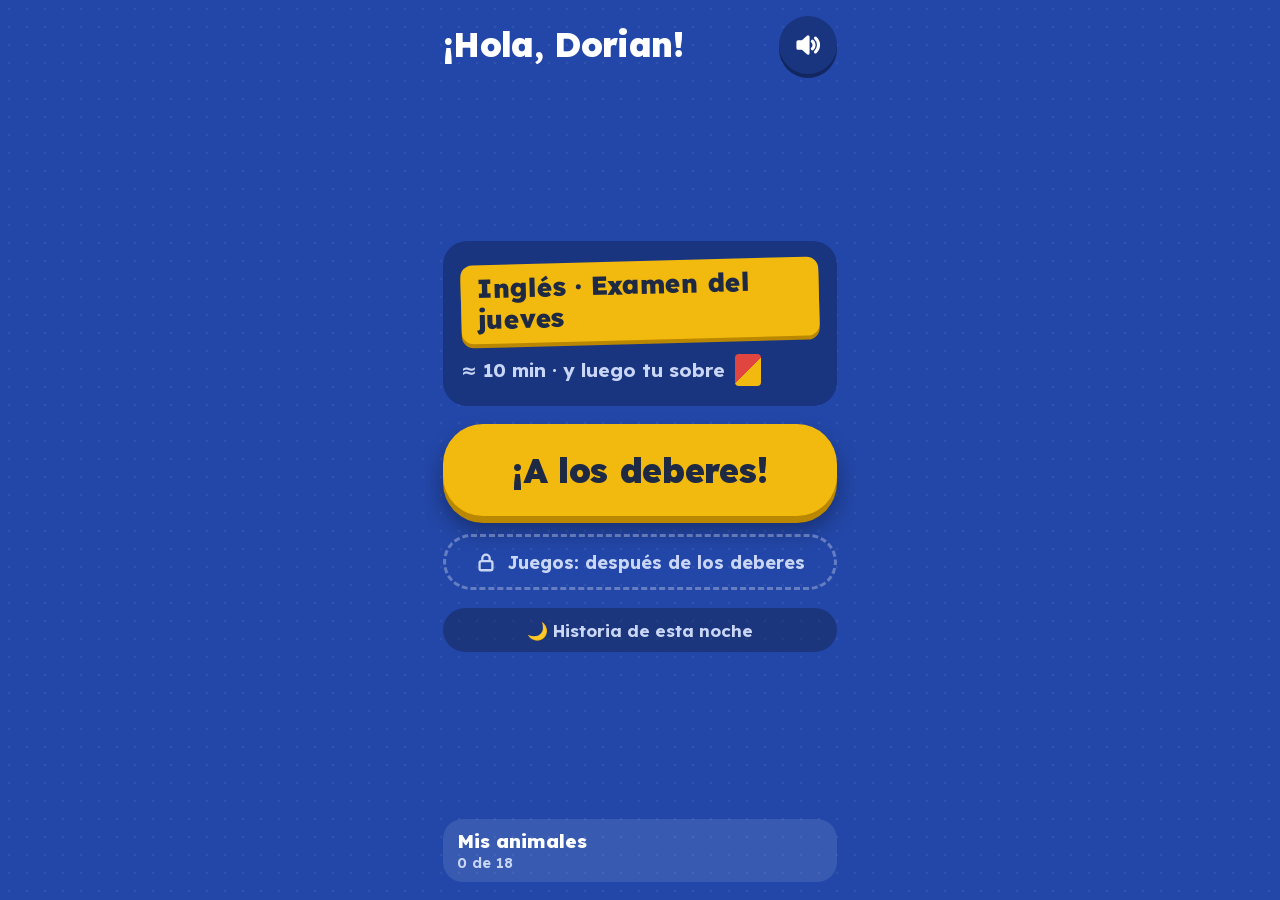
<file: index.html>
<!doctype html>
<html lang="es">
<head>
<meta charset="utf-8">
<meta name="viewport" content="width=device-width,initial-scale=1,maximum-scale=1,user-scalable=no,viewport-fit=cover">
<meta name="theme-color" content="#2347A8">
<link rel="manifest" href="manifest.webmanifest">
<link rel="icon" href="icone-192.png">
<link rel="apple-touch-icon" href="icone-192.png">
<title>Deberes de hoy</title>
<link rel="preload" href="assets/fonts/lexend-latin.woff2" as="font" type="font/woff2" crossorigin>
<link rel="stylesheet" href="style.css?v=10">
<style>
  /* Accueil réduit à l'essentiel (25 nov. 2026) : le thème, le gros bouton, ses animaux. Rien ne défile. */
  html,body{height:100%;overflow:hidden;overscroll-behavior:none;touch-action:pan-x pan-y}
  .ecran{height:100dvh;min-height:0;overflow:hidden}
  header{display:flex;align-items:center;gap:12px}
  h1{flex:1;font-weight:850;font-size:clamp(28px,8.2vw,34px);letter-spacing:-.02em;line-height:1.05}
  .centre{flex:1;min-height:0;display:flex;flex-direction:column;justify-content:center;gap:28px}
  .lecon{background:var(--page-fonce);border-radius:24px;padding:20px 18px;display:flex;flex-direction:column;gap:14px}
  .lecon .bandeau{font-size:26px;line-height:1.2}
  .lecon p{display:flex;align-items:center;flex-wrap:wrap;gap:6px 10px;font-size:19px;font-weight:700;color:var(--encre-douce)}
  .mini-sobre{width:26px;height:32px;border-radius:4px;flex:none;background:linear-gradient(135deg,var(--rouge) 0 50%,var(--jaune) 50%)}
  .centre .gros{min-height:92px;font-size:34px}
  /* Les histoires du soir (26 nov. 2026) : discrètes le jour ; à partir de 19 h 30, mises en avant (en premier si les devoirs sont faits). */
  .noche{display:flex;align-items:center;justify-content:center;min-height:44px;border-radius:22px;font-size:17px;font-weight:700;color:var(--encre-douce);background:rgba(16,23,46,.35);white-space:nowrap;gap:8px}
  .noche.soir{min-height:64px;border-radius:32px;font-size:23px;font-weight:850;color:#ECE5D3;background:#10172E;box-shadow:0 6px 0 #070B19}
  .centre:has(.noche){gap:18px}
  .centre:has(.noche.soir){gap:14px}
  .centre:has(.noche.soir) .gros{min-height:76px;font-size:30px}
  .centre:has(.noche.soir) .lecon{padding:14px 16px;gap:10px}
  .animales{display:flex;align-items:center;gap:12px;background:rgba(255,255,255,.1);border-radius:20px;padding:10px 14px}
  .animales b{flex:1;font-size:19px;font-weight:800}
  .animales b small{display:block;font-size:15px;font-weight:600;color:var(--encre-douce)}
  .animales .derniers{display:flex}
  .animales .derniers .cromo{width:48px;padding:3px;margin-left:-12px;border-radius:8px}
  .animales .derniers .cromo .provisoire{font-size:9px}
  /* Les jeux (25 nov. 2026) : ouverts après les devoirs du jour, ou par un adulte (un calcul) */
  .centre .jugar{min-height:72px;font-size:28px}
  .cerrado{display:flex;align-items:center;justify-content:center;gap:10px;min-height:56px;border-radius:28px;border:3px dashed rgba(255,255,255,.3);color:var(--encre-douce);font-size:18px;font-weight:700;background:none;font-family:inherit;width:100%}
  .cerrado svg{width:22px;height:22px;flex:none}
  .gate{position:fixed;inset:0;z-index:10;background:rgba(15,25,60,.92);display:flex;flex-direction:column;align-items:center;justify-content:center;gap:16px;padding:24px;text-align:center}
  .gate[hidden]{display:none}
  .gate h2{font-size:24px;font-weight:850}
  .gate p{font-size:17px;color:var(--encre-douce);max-width:28ch;line-height:1.35}
  .gate .calc{font-size:34px;font-weight:900}
  .gate input{width:150px;font:inherit;font-size:32px;font-weight:800;text-align:center;border-radius:16px;border:3px solid #fff;padding:8px;color:var(--marine)}
  .gate input.faux{animation:non .35s}
  @keyframes non{25%{transform:translateX(-8px)}75%{transform:translateX(8px)}}
  .gate .gros{max-width:320px}
</style>
</head>
<body>
<main class="ecran">
  <header>
    <h1>¡Hola, Dorian!</h1>
    <button class="rond" id="ecouter" aria-label="Escuchar"></button>
  </header>

  <div class="centre">
    <section class="lecon">
      <span class="bandeau" id="bandeau"></span>
      <p>≈ 10 min · y luego tu sobre <span class="mini-sobre" aria-hidden="true"></span></p>
    </section>
    <a class="gros" id="go">¡A los deberes!</a>
    <div id="juegos"></div>
    <a class="noche" id="noche" href="historias.html">🌙 Historia de esta noche</a>
  </div>

  <a class="animales" href="album-animales.html"><b>Mis animales<small id="compte"></small></b><span class="derniers" id="derniers"></span></a>
</main>

<!-- Pour un adulte : ouvrir les jeux pour la journée (jour sans devoirs, week-end…). Un calcul que Dorian ne sait pas encore faire. -->
<section class="gate" id="gate" hidden>
  <h2>Para papá o mamá</h2>
  <p>Los juegos se abren después de los deberes. Para abrirlos hoy, resuelve:</p>
  <span class="calc" id="calc"></span>
  <input id="rep" type="number" inputmode="numeric" autocomplete="off" aria-label="Resultado">
  <button class="gros" id="valider">Abrir los juegos hoy</button>
  <button class="gros clair" id="annuler">Cancelar</button>
</section>

<script src="commun.js?v=11"></script>
<script src="lecons.js?v=14"></script>
<script src="maths.js?v=15"></script>
<script src="animaux.js?v=12"></script>
<script src="sync.js?v=8"></script>
<script src="deberes.js?v=7"></script>
<script>const NE_PAS_VERROUILLER = true;</script>
<script src="pause-commun.js?v=4"></script>
<script>
  // La séance du jour est choisie par deberes.js (réglages des parents, contrôles, Repaso) ; ?lecon=X l'impose.
  const DEMANDEE = new URLSearchParams(location.search).get("lecon");
  const $ = (id) => document.getElementById(id);
  $("ecouter").innerHTML = ICONES.hautparleur;
  function afficherAnimaux() {
    const mes = collection();
    $("compte").textContent = `${mes.length} de ${ANIMAUX.length}`;
    $("derniers").innerHTML = "";
    mes.slice(-3).forEach((n) => $("derniers").append(cromoAnimal(ANIMAUX.find((a) => a.n === n), { noms: false })));
  }
  afficherAnimaux();

  // Les jeux : « ¡A jugar! » une fois la séance du jour finie (ou ouverts par un adulte), sinon un bouton fermé.
  const CADENAS = `<svg viewBox="0 0 24 24"><rect x="5" y="11" width="14" height="10" rx="2" fill="none" stroke="currentColor" stroke-width="2.5"/><path d="M8 11V8a4 4 0 0 1 8 0v3" fill="none" stroke="currentColor" stroke-width="2.5"/></svg>`;
  function afficherJuegos() {
    $("juegos").innerHTML = juegosAbiertos()
      ? `<a class="gros vert jugar" href="juegos.html">¡A jugar!</a>`
      : `<button class="cerrado" id="cerrado">${CADENAS}Juegos: después de los deberes</button>`;
    if ($("cerrado")) $("cerrado").addEventListener("click", ouvrirGate);
  }
  afficherJuegos();
  function afficherNoche() {
    const d = new Date(), soir = d.getHours() * 60 + d.getMinutes() >= 19 * 60 + 30 || new URLSearchParams(location.search).has("noche");
    $("noche").classList.toggle("soir", soir);
    if (soir && juegosAbiertos()) $("go").before($("noche")); // devoirs faits : l'histoire d'abord
  }
  afficherNoche();
  let attendu;
  function nouveauCalcul() {
    const a = 6 + Math.floor(Math.random() * 4), b = 6 + Math.floor(Math.random() * 4), c = 11 + Math.floor(Math.random() * 30);
    attendu = a * b + c;
    $("calc").textContent = `${a} × ${b} + ${c} = ?`;
    $("rep").value = "";
  }
  function ouvrirGate() {
    dire("Los juegos se abren después de los deberes. ¡Primero, a los deberes!");
    nouveauCalcul(); $("gate").hidden = false;
  }
  $("annuler").addEventListener("click", () => { $("gate").hidden = true; });
  $("valider").addEventListener("click", () => {
    if (+$("rep").value === attendu) { ouvrirJuegosHoy(); $("gate").hidden = true; afficherJuegos(); sonBien(); return; }
    $("rep").classList.remove("faux"); void $("rep").offsetWidth; $("rep").classList.add("faux");
    setTimeout(nouveauCalcul, 400);
  });

  let ID;
  function afficher() {
    ID = LECONS[DEMANDEE] ? DEMANDEE : Deberes.leconDuJour().id;
    const L = LECONS[ID];
    $("bandeau").textContent = L.titre;
    $("go").href = "seance.html?lecon=" + ID;
  }
  afficher();
  $("ecouter").addEventListener("click", () =>
    dire(`¡Hola Dorian! Hoy: ${LECONS[ID].titre}. Al terminar, abrirás un sobre con un animal sorpresa. Toca: a los deberes.`));

  // Synchronisation : une séance restée en attente part, et les réglages des parents arrivent (sans rien bloquer).
  // La progression (cromos, leçons faites, points à revoir) est fusionnée avec celle des autres téléphones de Dorian.
  function synchroniser() {
    Deberes.recuperer();
    Sync.vider();
    Promise.all([
      Sync.rafraichirAjustes().catch((err) => { console.warn("Ajustes:", err.message); return null; }),
      Sync.synchroniserProgreso(),
    ]).then(([a, p]) => {
      if (p) { Deberes.reconstruireRepaso(); afficherAnimaux(); afficherJuegos(); }
      if (a || p) afficher();
    });
  }

  // Brancher un nouvel appareil avec le lien (ou le QR code) créé sur la page des parents : …#conectar=…&nombre=…
  const H = new URLSearchParams(location.hash.slice(1));
  if (H.get("conectar")) {
    history.replaceState(null, "", location.pathname + location.search); // la clé ne reste pas dans l'adresse
    Sync.brancher(H.get("conectar"), H.get("nombre") || "")
      .then(() => { alert("¡Listo! Este móvil está conectado" + (H.get("nombre") ? ": " + H.get("nombre") : "") + ". Los cromos y los deberes de Dorian llegarán solos."); synchroniser(); })
      .catch((err) => alert("No se pudo conectar: " + err.message + ". Prueba otra vez con conexión."));
  } else synchroniser();
  document.addEventListener("visibilitychange", () => { if (document.visibilityState === "visible") { Sync.vider(); Sync.synchroniserProgreso(); } });

  // Brancher ce téléphone sur le Google Sheet : appui long (2 s) sur « ¡Hola, Dorian! ». Rien de visible pour Dorian.
  let appui;
  const titre = document.querySelector("h1");
  titre.addEventListener("pointerdown", () => { appui = setTimeout(conectar, 2000); });
  ["pointerup", "pointerleave", "pointercancel"].forEach((ev) => titre.addEventListener(ev, () => clearTimeout(appui)));
  titre.addEventListener("contextmenu", (ev) => ev.preventDefault());
  async function conectar() {
    const ya = Sync.lien();
    const texte = prompt((ya ? "Este teléfono ya está conectado.\n" : "") + "Pega el enlace del script de Google (termina en /exec#clave):");
    if (!texte) return;
    const nombre = prompt("¿Cómo se llama este móvil? (por ejemplo: móvil de Dorian, móvil de la abuela)", ya?.nombre || "móvil de Dorian");
    try { await Sync.brancher(texte, nombre || ""); alert("Conectado. Los ajustes de papá y mamá llegarán solos."); synchroniser(); }
    catch (err) { alert("No se pudo conectar: " + err.message + "."); }
  }
</script>
<script>if ("serviceWorker" in navigator) navigator.serviceWorker.register("sw.js").catch(() => {});</script>
</body>
</html>
</file>
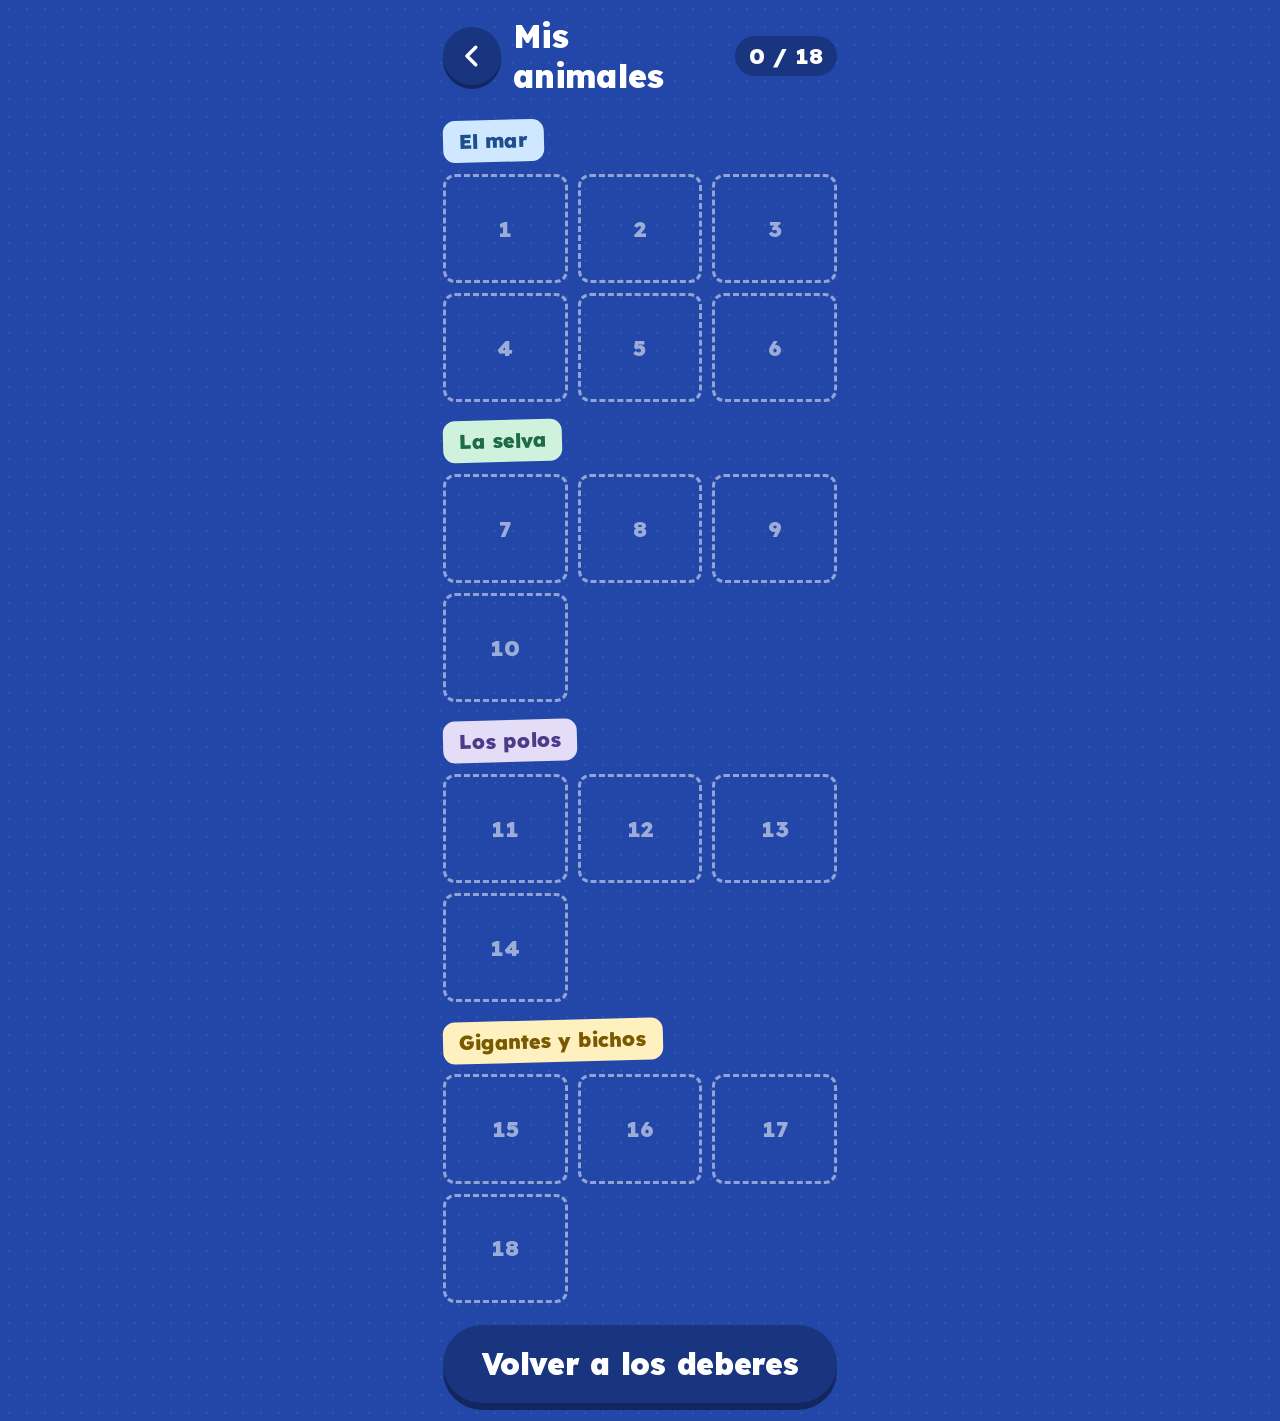
<file: album-animales.html>
<!doctype html>
<html lang="es">
<head>
<meta charset="utf-8">
<meta name="viewport" content="width=device-width,initial-scale=1,maximum-scale=1,user-scalable=no,viewport-fit=cover">
<meta name="theme-color" content="#2347A8">
<link rel="manifest" href="manifest.webmanifest">
<link rel="icon" href="icone-192.png">
<link rel="apple-touch-icon" href="icone-192.png">
<title>Mis animales</title>
<link rel="preload" href="assets/fonts/lexend-latin.woff2" as="font" type="font/woff2" crossorigin>
<link rel="stylesheet" href="style.css?v=10">
<style>
  html,body{overscroll-behavior-y:none;touch-action:pan-x pan-y}
  header{display:flex;align-items:center;gap:12px;margin-bottom:6px}
  h1{flex:1;font-weight:850;font-size:32px;letter-spacing:-.02em}
  .compte{font-weight:850;font-size:22px;font-variant-numeric:tabular-nums;background:var(--page-fonce);border-radius:20px;padding:6px 14px}
  section{margin-top:18px}
  section .bandeau{font-size:20px}
  .grille{display:grid;grid-template-columns:1fr 1fr 1fr;gap:10px;margin-top:12px}
  .grille > *{min-width:0}
  .grille .cromo b{font-size:14px;overflow-wrap:anywhere;hyphens:auto}
  .grille .hueco{font-size:22px}
  .grille button.cromo{text-align:inherit}
  .zoom{position:fixed;inset:0;z-index:20;background:rgba(10,20,60,.82);display:flex;flex-direction:column;align-items:center;justify-content:center;gap:16px;padding:24px;text-align:center}
  .zoom[hidden]{display:none}
  .zoom .cromo{width:min(260px,70vw)}
  .zoom .cromo b{font-size:24px}
  .zoom p{font-size:21px;font-weight:700;max-width:28ch;line-height:1.3}
  .zoom .langues{font-size:18px;color:var(--encre-douce)}
  .gros{margin-top:22px}
</style>
</head>
<body>
<main class="ecran">
  <header>
    <a class="rond" href="index.html" aria-label="Volver"></a>
    <h1>Mis animales</h1>
    <span class="compte" id="compte"></span>
  </header>
  <div id="milieux"></div>
  <a class="gros clair" href="index.html">Volver a los deberes</a>
</main>

<div class="zoom" id="zoom" hidden>
  <div id="zoomCarte"></div>
  <p class="langues" id="zoomLangues"></p>
  <p id="zoomDato"></p>
  <button class="gros" id="fermer">Cerrar</button>
</div>

<script src="commun.js?v=10"></script>
<script src="animaux.js?v=12"></script>
<script src="sync.js?v=7"></script>
<script>
  const $ = (id) => document.getElementById(id);
  if (new URLSearchParams(location.search).has("reset")) localStorage.removeItem(CLE_COLLECTION);
  document.querySelector("header .rond").innerHTML = `<svg viewBox="0 0 24 24" fill="none" stroke="currentColor" stroke-width="2.8" stroke-linecap="round" stroke-linejoin="round"><path d="M15 5l-7 7 7 7"/></svg>`;
  const a_moi = collection();
  $("compte").textContent = `${a_moi.length} / ${ANIMAUX.length}`;

  Object.entries(MILIEUX).forEach(([cle, M]) => {
    const sec = document.createElement("section");
    sec.innerHTML = `<span class="bandeau" style="background:${M.fond};color:${M.encre};box-shadow:none">${M.nom}</span>`;
    const grille = document.createElement("div"); grille.className = "grille";
    ANIMAUX.filter((a) => a.m === cle).forEach((a) => {
      if (a_moi.includes(a.n)) {
        const b = document.createElement("button");
        const c = cromoAnimal(a); b.className = c.className; b.innerHTML = c.innerHTML;
        b.addEventListener("click", () => ouvrir(a));
        grille.append(b);
      } else {
        const h = document.createElement("div"); h.className = "hueco"; h.textContent = a.n; grille.append(h);
      }
    });
    sec.append(grille); $("milieux").append(sec);
  });

  function ouvrir(a) {
    $("zoomCarte").innerHTML = ""; $("zoomCarte").append(cromoAnimal(a));
    $("zoomLangues").textContent = `${a.en} · ${a.fr}`;
    $("zoomDato").textContent = a.dato;
    $("zoom").hidden = false;
    direSuite([[a.es + ".", "es-ES"], [a.dato, "es-ES"]]);
  }
  // Les cromos gagnés sur un autre téléphone (celui de la abuela…) : si la collection a grandi, on la redessine.
  Sync.synchroniserProgreso().then((ok) => { if (ok && collection().length !== a_moi.length) location.reload(); });
  $("fermer").addEventListener("click", () => { speechSynthesis.cancel(); $("zoom").hidden = true; });
</script>
</body>
</html>
</file>
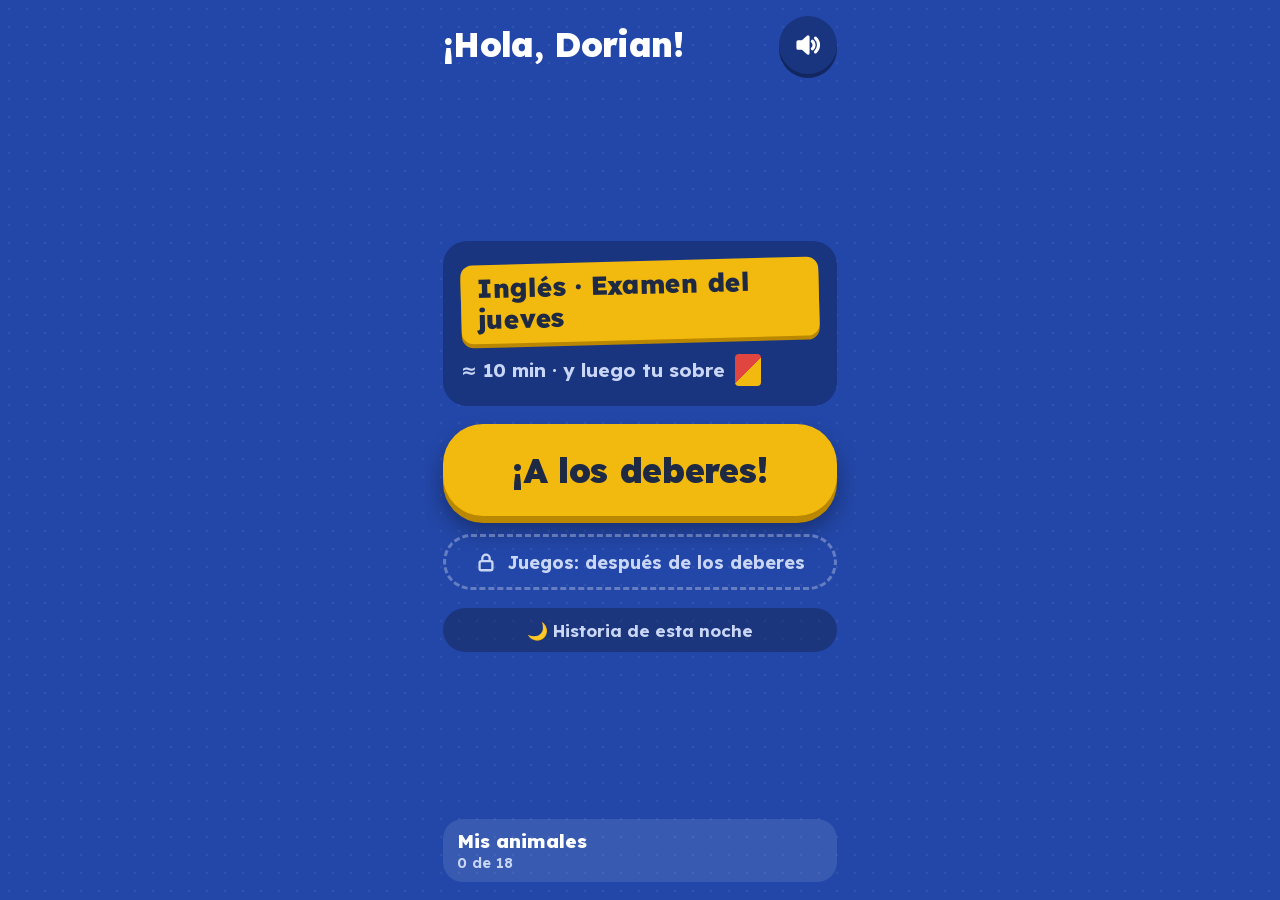
<file: burbujas.html>
<!doctype html>
<html lang="es">
<head>
<meta charset="utf-8">
<meta name="viewport" content="width=device-width,initial-scale=1,viewport-fit=cover,user-scalable=no">
<title>Cañón de burbujas</title>
<link rel="stylesheet" href="style.css?v=10">
<link rel="stylesheet" href="pause.css?v=1">
<style>
  .bulle{top:auto;bottom:110px}
</style>
</head>
<body>
<main class="jeu">
  <div class="hud"><h1>Burbujas</h1><div class="temps"><i id="barre"></i></div><span class="total" id="total"><span class="ani"><img id="dernier" src="img/03.jpg" alt=""></span><span id="nb">0</span></span></div>
  <div class="ultimo" id="ultimo" hidden>¡Último minuto!</div>
  <section class="terrain" id="terrain">
    <canvas id="toile"></canvas>
    <div class="bulle" id="bulle" hidden></div>
  </section>
</main>
<section class="ecran-fin" id="fin" hidden></section>

<script src="commun.js?v=11"></script>
<script src="animaux.js?v=12"></script>
<script src="sync.js?v=7"></script>
<script src="pause-commun.js?v=4"></script>
<script>
(() => {
  const $ = (id) => document.getElementById(id);
  const DOUX = DOUX_JEU;
  // Ses animaux sont coincés dans des prisons de leur monde (bulle d'eau, cocon de feuilles, glace, ambre) :
  // il les libère en tirant des bulles. Chaque animal libéré rejoint la rangée qui l'encourage sur l'herbe.
  const POOL = mesAnimaux();
  // Les animaux à libérer : un ordre mélangé toujours le même (graine fixe), et chaque partie reprend plus loin
  // (GRAINE + 1 à chaque partie) → il voit défiler toute sa collection, jamais les mêmes deux parties de suite.
  const hasard = (graine) => () => { graine = graine + 0x6D2B79F5 | 0; let t = Math.imul(graine ^ graine >>> 15, 1 | graine); t = t + Math.imul(t ^ t >>> 7, 61 | t) ^ t; return ((t ^ t >>> 14) >>> 0) / 4294967296; };
  const ORDRE = (() => { const h = hasard(2026), o = POOL.slice(); for (let i = o.length - 1; i > 0; i--) { const j = Math.floor(h() * (i + 1)); [o[i], o[j]] = [o[j], o[i]]; } return o; })();
  let rangAnimal = (GRAINE * 3) % ORDRE.length;
  const VEDETTE = ANIMAL_IMPOSE && animalN(ANIMAL_IMPOSE) ? ANIMAL_IMPOSE : 0; // l'animal choisi par l'appli : la star de la fin
  const prochainAnimal = () => {
    for (let k = 0; k < ORDRE.length; k++) { const n = ORDRE[rangAnimal++ % ORDRE.length]; if (n !== VEDETTE || ORDRE.length < 2) return animalN(n); }
    return animalN(ORDRE[0]);
  };
  // La partie (entre deux blocs de devoirs) : une surprise au milieu, et une fin qui change à chaque partie.
  const FINALES = ["nubarron", "prision", "vague"], SURPRISES = ["minis", "lluvia", "magia"];
  const FINALE = MODE_PARTIE ? FINALES[GRAINE % 3] : "nubarron";
  const SURPRISE = SURPRISES[(GRAINE + 1) % 3];
  let ratees = 0;
  const IMGS = {};
  const charger = (n) => { if (!IMGS[n]) { IMGS[n] = imageSure(imgAnimal(n)); IMGS[n].addEventListener("error", () => ratees++); } }; // redemandée si elle rate
  const DORES = ANIMAUX.filter((a) => a.oro).map((a) => a.n);
  // les animaux détourés (sprites) : partout dans le jeu ; le rond ne reste que pour le compteur
  const SPR = {};
  const chargerSpr = (n) => { if (!SPR[n]) SPR[n] = imageSure(spriteAnimal(n)); };
  POOL.forEach(charger); DORES.forEach(charger); POOL.forEach(chargerSpr); DORES.forEach(chargerSpr);
  if (VEDETTE) { charger(VEDETTE); chargerSpr(VEDETTE); }
  const MARINS = [1, 2, 3, 4, 5, 6, 12, 13]; // sur l'herbe, ceux-là restent dans une petite bulle d'eau

  // ---- Chaque animal libéré aide pendant 7 s avec son pouvoir (les mêmes que dans Los guardianes) ----
  const FAMILLES = { rompe: [2, 3, 9, 11, 12, 15, 18], atrae: [1, 8], rapido: [6, 10, 13, 17], rebota: [4, 5, 7, 14, 16] };
  const familleDe = (n) => Object.keys(FAMILLES).find((k) => FAMILLES[k].includes(n)) || "rapido";
  const POUVOIRS = {
    1: ["Atrae", "atrae las burbujas con sus tentáculos"], 2: ["Rompe todo", "rompe todo lo que toca"], 3: ["Gigante del mar", "es gigante y lo rompe todo"],
    4: ["Rebota", "nada muy, muy alto"], 5: ["Rebota", "tiene caparazón: rebota sin parar"], 6: ["Rapidísimo", "nada rapidísimo"],
    7: ["Rebota", "salta muy alto y baja despacito"], 8: ["Lengua mágica", "atrae las burbujas con su lengua"], 9: ["Rompe las rocas", "rompe las rocas con sus puños"],
    10: ["Rapidísimo", "corre rápido y dispara el doble"], 11: ["Rompe el hielo", "rompe el hielo"], 12: ["Cuerno mágico", "lo rompe todo con su cuerno"],
    13: ["La más rápida", "es la más rápida del mar"], 14: ["Rebota", "salta dos veces en la nieve"], 15: ["El más fuerte", "es el más fuerte: lo rompe todo"],
    16: ["Salta altísimo", "salta altísimo"], 17: ["El más rápido", "dispara más rápido que nadie"], 18: ["Gigante aplastador", "es gigante y lo aplasta todo"],
  };
  const DUREE_AIDE = 7;
  const COUL_MONDE = { mar: "#7FC8F8", selva: "#3E9B4F", polos: "#DDF3FF", gigantes: "#F0A422" };
  const ARC = ["#E0453F", "#F08A1C", "#F2B90F", "#2E9E57", "#3FB8E8", "#B05BE0"];

  // ---- Le temps : le rythme monte doucement, la fin est une fiesta ----
  const debutJeu = performance.now();
  // Le gran Nubarrón arrive ~42 s avant la fin. Il ne fait rien à Dorian et éclate TOUJOURS avant la fin :
  // sa vie ne peut jamais dépasser une ligne qui descend jusqu'à zéro 6 s avant l'arrêt.
  // En partie : la fin commence à ~35 s (courte) ou ~110 s (longue), et se gagne toujours ~4 s avant la durée cible.
  const BOSS_DEBUT = DUREE_JEU - (MODE_PARTIE ? DUREE_JEU * (PARTIE_COURTE ? .42 : .27) : TEST_RAPIDE ? DUREE_JEU * .45 : Math.min(42000, DUREE_JEU * .3));
  const BOSS_FIN = DUREE_JEU - (MODE_PARTIE ? Math.min(4000, DUREE_JEU * .07) : TEST_RAPIDE ? DUREE_JEU * .1 : 6000);
  const PV_BOSS = TEST_RAPIDE ? 150 : PARTIE_COURTE ? 450 : 900;
  // … et il ne peut pas tomber trop vite non plus : au moins ~25 s de combat, même s'il tire parfaitement.
  const BOSS_MIN = MODE_PARTIE ? (BOSS_FIN - BOSS_DEBUT) * .6 : TEST_RAPIDE ? (BOSS_FIN - BOSS_DEBUT) * .7 : 25000;
  const MOMENT_SURPRISE = MODE_PARTIE ? DUREE_JEU * (PARTIE_COURTE ? .3 : .55) : Infinity;
  // Les Nubarroncitos : une vague de ~20 s vers 1 min 15 (puis toutes les ~100 s dans une longue partie).
  const VAGUE_DUREE = MODE_PARTIE ? 15000 : TEST_RAPIDE ? DUREE_JEU * .15 : 20000;
  const VAGUES = [];
  if (MODE_PARTIE) { if (!PARTIE_COURTE) VAGUES.push(DUREE_JEU * .25); } // la partie courte a sa surprise à la place
  else for (let v = TEST_RAPIDE ? DUREE_JEU * .2 : Math.min(75000, DUREE_JEU * .42); v + VAGUE_DUREE < BOSS_DEBUT - (TEST_RAPIDE ? 0 : 15000); v += TEST_RAPIDE ? 1e9 : 100000) VAGUES.push(v);
  const PV_MINI = TEST_RAPIDE ? 12 : 25; // assez solides pour avoir le temps de faire leur bêtise
  const PERIODE_SPECIAL = TEST_RAPIDE ? Math.max(3000, DUREE_JEU / 6) : 10000; // un ballon spécial toutes les ~10 s
  const PERIODE_PORTES = TEST_RAPIDE ? Math.max(5, DUREE_JEU / 4000) : 22;      // les portes changent toutes les ~22 s
  // Une prison cède en ~8 s s'il vise bien, ~12 s au hasard (mesuré : 38 et 27 coups/s avec les portes), du début à la fin.
  const PV = TEST_RAPIDE ? 60 : PARTIE_COURTE ? 140 : MODE_PARTIE ? 260 : 320; // partie courte : ~5 s par prison

  // ---- Toile ----
  const toile = $("toile"), g = toile.getContext("2d");
  let L, H, U;
  function dimensionner() {
    const dpr = Math.min(devicePixelRatio || 1, 2), t = $("terrain");
    L = t.clientWidth; H = t.clientHeight; toile.width = L * dpr; toile.height = H * dpr; g.setTransform(dpr, 0, 0, dpr, 0, 0);
    U = Math.min(L / 400, H / 700);
  }
  addEventListener("resize", dimensionner); dimensionner();
  const rect = (x, y, w, h, r) => { g.beginPath(); if (g.roundRect) g.roundRect(x, y, w, h, r); else g.rect(x, y, w, h); };

  // ---- Sons (jamais de son d'échec) ----
  const sonTir = () => note(700 + Math.random() * 200, 1000, .05, .03);
  const sonPlop = (d) => note(480 + d * 900 + Math.random() * 60, 320 + d * 600, .07, .06); // monte à mesure que la prison cède
  const sonFissure = () => { bruitFiltre(2200, 2, .12, .45); note(1500, 900, .06, .05, "triangle"); };
  const sonPorte = (v) => note(v >= 5 ? 880 : v >= 3 ? 660 : 520, v >= 5 ? 1760 : v >= 3 ? 1320 : 880, .15, .08);
  const sonGlobo = () => note(1200, 300, .12, .14, "triangle");
  const sonEclate = () => {
    bruitFiltre(900, .8, .35, 1.2); note(300, 80, .3, .2, "triangle");
    [[660, 990], [880, 1320], [1175, 1760]].forEach(([a, b], i) => setTimeout(() => note(a, b, i === 2 ? .3 : .15, .14), 150 + i * 100));
  };
  const sonRugit = () => { bruitFiltre(160, .6, .8, 1.3); note(150, 70, .7, .2, "triangle"); };
  const sonSpecial = () => [523, 659, 784, 1046].forEach((f, i) => setTimeout(() => note(f, f * 1.5, .14, .1), i * 70));

  // ---- Le canon : il tire tout seul, on le glisse avec le doigt ----
  const canon = { x: 0, cible: 0, recul: 0 };
  let posé = false;
  function viser(e) { const b = toile.getBoundingClientRect(); canon.cible = Math.max(30 * U, Math.min(L - 30 * U, e.clientX - b.left)); posé = true; }
  toile.addEventListener("pointerdown", (e) => { audio().resume?.(); try { toile.setPointerCapture(e.pointerId); } catch {} viser(e); toile.dataset.tenu = 1; });
  toile.addEventListener("pointermove", (e) => { if (toile.dataset.tenu) viser(e); });
  toile.addEventListener("pointerup", () => { delete toile.dataset.tenu; });

  // ---- Les portes magiques : +2, +3, ×2, ×3, et parfois une ×5 arc-en-ciel ----
  const OPS = [["+", 2], ["+", 3], ["×", 2], ["×", 3]];
  let portes = [], sortantes = [], portesT = 0;
  function nouvellesPortes() {
    if (porteMagique && portes.length && portes.every((p) => p.op[0] === "×" && p.op[1] >= 3) && portesT > 1) porteMagique = false; // une seule série magique
    sortantes = portes; sortantes.forEach((p) => (p.app = 1));
    portes = []; portesT = 0;
    const rare = Math.random() < .2 ? Math.floor(Math.random() * 4) : -1;
    [[.6, 1], [.4, -1]].forEach(([fy, sens], r) => {
      const ops = melange(OPS.slice()).slice(0, 2);
      const ph = Math.random() * 6, vit = sens * (.6 + Math.random() * .3); // les 2 portes d'une rangée bougent ensemble
      ops.forEach((op, i) => portes.push({ op: porteMagique ? ["×", r ? 3 : 5] : r * 2 + i === rare ? ["×", 5] : op, base: i ? .7 : .3, x: L * (i ? .7 : .3), y: H * fy, w: 104 * U, h: 36 * U, ph, vit, joie: 0, popT: 0, app: 0, id: Math.random() }));
    });
  }
  const valeur = (p, n) => p.op[0] === "×" ? n * p.op[1] : n + p.op[1];
  function dessinerPorte(p, t, s) {
    const fort = p.op[0] === "×", rare = p.op[1] >= 5;
    g.save(); g.translate(p.x, p.y); g.scale(s, s);
    if (rare) {
      const gr = g.createLinearGradient(-p.w / 2, 0, p.w / 2, 0);
      ARC.forEach((c, i) => gr.addColorStop((i / ARC.length + t / 3000) % 1, c));
      g.fillStyle = gr;
    } else g.fillStyle = fort ? "rgba(242,185,15,.85)" : "rgba(46,158,87,.85)";
    rect(-p.w / 2, -p.h / 2, p.w, p.h, 14 * U); g.fill();
    g.strokeStyle = "#fff"; g.lineWidth = (rare ? 4 : 3) * U; g.stroke();
    g.font = `900 ${(rare ? 27 : 24) * U}px Lexend, system-ui`; g.textAlign = "center"; g.textBaseline = "middle";
    if (rare) { g.lineWidth = 5 * U; g.strokeStyle = "#1E2A44"; g.strokeText(p.op[0] + p.op[1], 0, 1 * U); }
    g.fillStyle = rare ? "#fff" : fort ? "#1E2A44" : "#fff";
    g.fillText(p.op[0] + p.op[1], 0, 1 * U);
    if (rare && !DOUX) for (let k = 0; k < 3; k++) { const a = t / 400 + k * 2.1; g.fillStyle = "#fff"; g.beginPath(); g.arc(Math.cos(a) * p.w * .55, Math.sin(a) * p.h * .75, 2.5 * U, 0, 7); g.fill(); }
    g.restore();
  }

  // ---- Petits textes qui sautent (« ×3! ») ----
  const textes = [];
  const pop = (x, y, txt, c = "#fff", taille = 22) => textes.push({ x, y, txt, c, taille, t: .8 });

  // ---- Bulles, ballons, prison, confettis ----
  let bulles = [], ballons = [], confettis = [], geante = null, libres = 0, tirT = 0;
  let fiestaT = 0;
  let pouvoir = { type: null, t: 0 }, prochainSpecial = PERIODE_SPECIAL * .6, cycleSpecial = [], secousse = 0, fiesta = false;
  const eclats = new Eclats();
  const liberations = [];
  let coups = 0;
  let aide = null, boss = null, bossFait = false, victoire = false, surpriseFaite = false, porteMagique = false, finaleVague = null, finAnnoncee = false;
  let minis = [], etoiles = [], vague = -1, vagueFin = 0, prochainMini = 0, minisEclates = 0;
  const cible = () => (boss && !boss.vaincu ? boss : geante);

  function nouvelleGeante() {
    if (fini || boss || bossFait) return;
    if (performance.now() - debutJeu >= BOSS_DEBUT) { lancerFinale(); return; }
    creerPrison(prochainAnimal(), 64 * U);
  }
  function creerPrison(a, r, { trio = null, finale = false } = {}) {
    // fissures (glace, ambre) préparées d'avance : elles apparaissent une à une
    const fissures = Array.from({ length: 7 }, (_, i) => {
      const an = i / 7 * 6.28 + Math.random() * .6, pts = [];
      for (let k = 0; k <= 4; k++) { const d = r * (.2 + k * .2), j = (Math.random() - .5) * .35; pts.push([Math.cos(an + j) * d, Math.sin(an + j) * d]); }
      return pts;
    });
    const feuilles = Array.from({ length: 14 }, (_, i) => ({ an: i / 14 * 6.28 + Math.random() * .2, seuil: (i * 5 % 14 + 1) / 15, c: ["#2E9E57", "#3E9B4F", "#56B868", "#237A43"][i % 4] }));
    const pv = finale ? Math.round(PV_BOSS * .8) : PV;
    geante = { a, x: L / 2, y: -(r + 30 * U), cibleY: finale ? H * .19 : H * .15, r, pv, pvMax: pv, tremble: 0, vx: 22 * U * (Math.random() < .5 ? 1 : -1), fissures, feuilles, etape: 0, age: 0,
      trio, finale, debut: performance.now() - debutJeu };
  }
  function lancerBallon(type = "n") {
    const gauche = Math.random() < .5, special = type !== "n";
    const vit = special ? 34 + Math.random() * 10 : 45 + Math.random() * 30;
    ballons.push({ type, x: gauche ? -40 * U : L + 40 * U, y: H * (type === "gros" ? .3 : .27 + Math.random() * .06), vx: (gauche ? 1 : -1) * vit * U,
      r: (type === "gros" ? 36 : special ? 24 : 20) * U, pv: type === "gros" ? 6 : 1, tremble: 0, c: ARC[Math.floor(Math.random() * ARC.length)], ph: Math.random() * 6 });
  }
  const bulle = (txt, ms, or) => messageJeu($("bulle"), txt, ms, or);
  function confetti(x, y, n, couleurs) {
    if (DOUX) n = Math.ceil(n / 3);
    for (let i = 0; i < n; i++) { const a = Math.random() * 6.28, v = (2 + Math.random() * 6) * U; confettis.push({ x, y, vx: Math.cos(a) * v, vy: Math.sin(a) * v - 3 * U, t: 1.4, c: couleurs[i % couleurs.length], s: (5 + Math.random() * 5) * U, r: Math.random() * 6 }); }
  }

  // ---- La rangée des animaux libérés, sur l'herbe : ils sautent de joie ----
  const fans = [];
  const MAX_FANS = () => Math.max(4, Math.floor((L - 20 * U) / (34 * U)));
  const placeFan = (i, n) => L * (i + .5) / n;
  const acclamer = () => fans.forEach((f, i) => (f.saut = 1 + i * .08));

  function liberer() {
    const G = geante, a = G.a;
    libres++; compteurPop($("total"), libres, $("nb")); $("dernier").src = imgAnimal(a.n);
    liberations.push(Math.round((performance.now() - debutJeu) / 100) / 10);
    confetti(G.x, G.y, 70, ["#E0453F", "#F2B90F", "#2E9E57", "#3FB8E8", "#B05BE0", "#fff"]);
    eclats.jaillir(G.x, G.y, COUL_MONDE[a.m], 18, 1.3, 1.3); eclats.jaillir(G.x, G.y, "#fff", 10, 1.1);
    secousse = .4; sonEclate(); vibrer([30, 40, 70]);
    const nom = nomMaj(a);
    if (G.finale) { // la gran prisión : les trois sortent ensemble
      G.trio.forEach((n, k) => { libres++; volants.push({ a: animalN(n), x: G.x + (k ? 1 : -1) * G.r * .5, y: G.y, t: -.25 * (k + 1), depart: Math.random() * 6.28 }); });
      compteurPop($("total"), libres, $("nb")); secousse = 1; setTimeout(sonEclate, 300); vibrer([60, 50, 60, 50, 150]);
      confetti(G.x, G.y, 120, ["#E0453F", "#F2B90F", "#2E9E57", "#3FB8E8", "#B05BE0", "#fff"]);
      bulle("¡La gran prisión está abierta!", 3000, true); dire(`¡Bravo! ¡${nom} y sus amigos son libres!`);
      volants.push({ a, x: G.x, y: G.y, t: 0, depart: Math.random() * 6.28 });
      acclamer(); geante = null; gagner("¡La gran prisión está abierta!", `${nom} y sus amigos son libres.`); return;
    }
    bulle(`¡${nom} es libre!`, 2400, true); dire(`¡${nom} es libre!`);
    volants.push({ a, x: G.x, y: G.y, t: 0, depart: Math.random() * 6.28 });
    acclamer();
    geante = null; nouvellesPortes();
    setTimeout(nouvelleGeante, 2600);
  }
  const volants = [];

  // ---- Frapper la cible (prison ou Nubarrón) ----
  function frapper(dmg, x, y) {
    if (boss && !boss.vaincu) return frapperBoss(dmg, x, y);
    const G = geante; if (!G) return;
    G.pv -= dmg; G.tremble = 1;
    if (!DOUX && Math.random() < .5) eclats.jaillir(x, y, "#fff", 1, .6, .6);
    const d = 1 - Math.max(0, G.pv) / G.pvMax, etape = Math.floor(d * 8);
    if (etape > G.etape) { G.etape = etape; sonFissure(); vibrer(8); eclats.jaillir(G.x + (Math.random() - .5) * G.r, G.y + G.r * .5, COUL_MONDE[G.a.m], 4, .8, .9); }
    else if (Math.random() < .35) sonPlop(d);
    if (G.pv <= 0) liberer();
  }
  function frapperBoss(dmg, x, y) {
    const B = boss; B.pv -= dmg; B.tremble = 1;
    if (!DOUX && Math.random() < .5) eclats.jaillir(x, y, "#fff", 1, .6, .6);
    const d = 1 - Math.max(0, B.pv) / B.pvMax, etape = Math.floor(d * 12);
    if (etape > B.etape) { B.etape = etape; sonFissure(); vibrer(8); if (etape % 2 === 0) pop(x, y, ["¡Zas!", "¡Toma!", "¡Pum!"][etape / 2 % 3], "#F2B90F", 20); }
    else if (Math.random() < .3) sonPlop(d);
  }

  // ---- Un ballon qui éclate (par une bulle ou par un animal qui rebondit) ----
  function eclaterBallon(j) {
    const bl = ballons[j]; ballons.splice(j, 1); sonGlobo(); vibrer(15);
    if (bl.type === "or") { confetti(bl.x, bl.yy, 30, ["#F2B90F", "#fff", "#F08A1C"]); pouvoir = { type: "or", t: 6 }; bulle("¡Súper burbujas!", 2000, true); dire("¡Súper burbujas!"); sonSpecial(); acclamer(); }
    else if (bl.type === "arco") { confetti(bl.x, bl.yy, 36, ARC); pouvoir = { type: "arco", t: 5 }; bulle("¡Burbujas arcoíris!", 2000, true); dire("¡Burbujas arcoíris!"); sonSpecial(); acclamer(); }
    else if (bl.type === "gros") {
      confetti(bl.x, bl.yy, 40, ARC.concat("#fff")); sonSpecial(); vibrer([20, 30, 20]); acclamer();
      bulle("¡Lluvia de globos!", 2000, true); dire("¡Lluvia de globos!");
      for (let k = 0; k < 7; k++) { const a = k / 7 * 6.28; ballons.push({ type: "mini", x: bl.x + Math.cos(a) * 20 * U, y: bl.yy + Math.sin(a) * 20 * U, vx: Math.cos(a) * 55 * U, vy: (Math.sin(a) * 40 - 25) * U, r: 13 * U, pv: 1, tremble: 0, c: ARC[k % ARC.length], ph: 0 }); }
    } else { confetti(bl.x, bl.yy, bl.type === "mini" ? 10 : 14, [bl.c, "#fff"]); pop(bl.x, bl.yy - bl.r, "¡Pop!", "#fff", 16); }
  }

  // ---- L'animal qui aide : il arrive après son tour d'honneur ----
  function finirAide() {
    if (!aide) return;
    fans.push({ n: aide.a.n, x: aide.x, ph: Math.random() * 6, saut: 1, tirT: Math.random() });
    while (fans.length > MAX_FANS()) fans.shift();
    aide = null;
  }
  function lancerAide(a, x, y) {
    finirAide();
    aide = { a, type: familleDe(a.n), t: DUREE_AIDE, x, y, vx: (Math.random() < .5 ? -1 : 1) * 230 * U, vy: -330 * U, cycle: 0, frappe: false, cd: 0 };
    const [court, phrase] = POUVOIRS[a.n] || ["¡Ayuda!", "te ayuda"];
    bulle(`¡${court}!`, 2600, true); // court : l'animal est à côté du canon, la voix dit son nom dire(`¡${nomMaj(a)} ${phrase}!`); sonSpecial();
  }
  function majAide(dt, t, CY) {
    const A = aide, C = cible();
    A.t -= dt;
    const ax = canon.x + (canon.x > L / 2 ? -52 : 52) * U, ay = CY - 8 * U;
    let x = ax, y = ay, r = 20 * U, rot = 0;
    if (A.type === "rebota") { // il rebondit partout : il éclate les ballons et cogne la cible
      r = 24 * U; A.x += A.vx * dt; A.y += A.vy * dt;
      if (A.x < r) A.vx = Math.abs(A.vx); if (A.x > L - r) A.vx = -Math.abs(A.vx);
      if (A.y < H * .05 + r) A.vy = Math.abs(A.vy); if (A.y > H * .72) A.vy = -Math.abs(A.vy);
      x = A.x; y = A.y; rot = A.t * 6;
      for (let j = ballons.length - 1; j >= 0; j--) if (Math.hypot(ballons[j].x - x, ballons[j].yy - y) < ballons[j].r + r) eclaterBallon(j);
      A.cd -= dt;
      if (C && A.cd <= 0 && Math.hypot(C.x - x, C.y - y) < C.r + r) {
        A.cd = .35; A.vy = Math.abs(A.vy); A.vx *= -1; pop(x, y - r, "¡Boing!", "#fff", 20); SONS_JEU.boing();
        frapper(C === boss ? boss.pvMax * .02 : C.pvMax * .07, x, y);
      }
    } else if (A.type === "rompe" && C) { // il fonce sur la cible toutes les 1,5 s
      A.cycle += dt; const ph = A.cycle % 1.5;
      if (ph < .6) {
        const k = Math.sin(ph / .6 * Math.PI); x = ax + (C.x - ax) * k; y = ay + (C.y + C.r * .4 - ay) * k; r = 26 * U; rot = k * .5;
        if (ph >= .3 && !A.frappe) {
          A.frappe = true; SONS_JEU.casse(); secousse = Math.max(secousse, .25); vibrer(25);
          pop(x, y - 20 * U, "¡CRAC!", "#fff", 26); eclats.jaillir(x, y, "#fff", 8, 1.1);
          frapper(C === boss ? boss.pvMax * .03 : C.pvMax * ([3, 18].includes(A.a.n) ? .14 : .1), x, y);
        }
      } else A.frappe = false;
    } else if (A.type === "atrae" && C) { // tentacule ou langue : les bulles filent vers la cible (voir les bulles)
      const l = .55 + .3 * Math.sin(t / 260), ex = x + (C.x - x) * l, ey = y + (C.y - y) * l;
      g.strokeStyle = A.a.n === 8 ? "#E0607A" : "#E58C7A"; g.lineWidth = 7 * U; g.lineCap = "round";
      g.beginPath(); g.moveTo(x, y); g.quadraticCurveTo((x + ex) / 2 + Math.sin(t / 200) * 30 * U, (y + ey) / 2, ex, ey); g.stroke();
      g.fillStyle = g.strokeStyle; g.beginPath(); g.arc(ex, ey, 7 * U, 0, 7); g.fill();
    } else if (A.type === "rapido" && !DOUX) { // traits de vitesse
      g.strokeStyle = "rgba(255,255,255,.8)"; g.lineWidth = 3 * U; g.lineCap = "round";
      for (let k = 0; k < 3; k++) { const yy = y - 10 * U + k * 10 * U, o = (t / 60 + k * 7) % 14; g.beginPath(); g.moveTo(x - 30 * U - o * U, yy); g.lineTo(x - 44 * U - o * U, yy); g.stroke(); }
    }
    if (A.type !== "rebota") { A.x = x; A.y = y; }
    // l'anneau doré qui se vide : le temps qu'il reste au pouvoir
    g.strokeStyle = "rgba(242,185,15,.9)"; g.lineWidth = 4 * U; g.beginPath(); g.arc(x, y, r * 1.35, -Math.PI / 2, -Math.PI / 2 + 6.283 * Math.max(0, A.t) / DUREE_AIDE); g.stroke();
    const versA = C ? (C.x >= x ? 1 : -1) : 1;
    const ecr = A.type === "rebota" ? 1 + Math.max(-.2, Math.min(.2, A.vy / (1600 * U))) : 1;
    animal(A.a.n, x, y, r * 2.5, { vers: A.type === "rebota" ? (A.vx > 0 ? 1 : -1) : versA, rotation: Math.sin(rot) * .3, ecrase: ecr });
    if (A.t <= 0) finirAide();
  }

  // ---- Le gran Nubarrón : costaud, il se protège et esquive, mais il ne fait rien et perd toujours ----
  function bouclier(n) { boss.bouclier = Array.from({ length: n }, (_, i) => ({ an: i / n * 6.283, pv: TEST_RAPIDE ? 3 : 10, tremble: 0 })); }
  const posBouclier = (B, s, t) => { const an = s.an + t / 1000 * (.8 + B.phase * .4); return [B.x + Math.cos(an) * B.r * 1.25, B.y + Math.sin(an) * B.r * .8]; };
  function lancerBoss() {
    bossFait = true;
    const siens = DORES.filter((n) => POOL.includes(n)), liste = siens.length ? siens : DORES;
    const a = animalN(VEDETTE || liste[Math.floor(Math.random() * liste.length)]);
    boss = { a, x: L / 2, y: -170 * U, cibleY: H * .18, r: 92 * U, pv: PV_BOSS, pvMax: PV_BOSS, debut: performance.now() - debutJeu,
      tremble: 0, phase: 0, rugit: 1.5, sens: 1, reprotT: 3, esquive: 0, esquiveT: 4, eclair: 0, etape: 0, vaincu: false };
    bouclier(4);
    bulle("¡Llega el gran Nubarrón!", 2800, true); dire(`¡Oh, no! ¡El gran Nubarrón tiene ${a.es.startsWith("el ") ? "al " + a.es.slice(3) : "a " + a.es}! ¡Todos juntos, a disparar!`);
    sonRugit(); secousse = .7; vibrer([40, 30, 40]);
    acclamer();
  }
  function vaincreBoss() {
    const B = boss; B.vaincu = true; victoire = true;
    libres++; compteurPop($("total"), libres, $("nb")); $("dernier").src = imgAnimal(B.a.n);
    confetti(B.x, B.y, 160, ["#E0453F", "#F2B90F", "#2E9E57", "#3FB8E8", "#B05BE0", "#fff"]);
    eclats.jaillir(B.x, B.y, "#66728F", 30, 1.6, 1.6); eclats.jaillir(B.x, B.y, "#F2B90F", 20, 1.3, 1.2);
    secousse = 1; sonEclate(); setTimeout(sonEclate, 300); setTimeout(sonSpecial, 700); vibrer([60, 50, 60, 50, 150]);
    bulle("¡Has vencido al Nubarrón!", 3200, true); dire(`¡Has vencido al gran Nubarrón! ¡${nomMaj(B.a)} es libre!`);
    volants.push({ a: B.a, x: B.x, y: B.y, t: 0, depart: Math.random() * 6.28 });
    boss = null; fiesta = true; acclamer();
    gagner("¡Has vencido al Nubarrón!", `¡${nomMaj(B.a)} es libre!`);
  }
  // ---- La fin de la partie : toujours une victoire. En partie, on prévient la séance après la petite fête. ----
  function gagner(titre, phrase) {
    victoire = true; fiesta = true;
    if (!MODE_PARTIE || finAnnoncee) return;
    finAnnoncee = true;
    setTimeout(() => { fini = true; finPartie({ titre, phrase: phrase + " " + (libres === 1 ? "Has liberado a un animal." : `Has liberado a ${libres} animales.`) }); }, 2600);
  }
  function lancerFinale() {
    bossFait = true;
    if (FINALE === "nubarron") return lancerBoss();
    if (FINALE === "prision") {
      const star = VEDETTE ? animalN(VEDETTE) : prochainAnimal(), amis = [prochainAnimal().n, prochainAnimal().n];
      creerPrison(star, 96 * U, { trio: amis, finale: true });
      bulle("¡La gran prisión!", 2600, true); dire(`¡La gran prisión! ¡Libera ${star.es.startsWith("el ") ? "al " + star.es.slice(3) : "a " + star.es} y a sus amigos!`);
      sonRugit(); secousse = .5; return;
    }
    // la dernière vague : 5 Nubarroncitos qui restent à l'écran jusqu'à ce qu'il les éclate
    finaleVague = { total: 5, lances: 0, prochain: 0, debut: performance.now() - debutJeu, eclatesAvant: minisEclates };
    vagueFin = Infinity; minis.forEach((m) => (m.etat = "part")); // ceux de la surprise s'en vont
    bulle("¡La última ola!", 2400, true); dire("¡La última ola de Nubarroncitos! ¡Explótalos todos!"); sonRugit(); secousse = .5;
  }
  // La surprise du milieu de partie (une seule) : des Nubarroncitos, une pluie de ballons, ou des portes magiques.
  function lancerSurprise() {
    surpriseFaite = true;
    if (SURPRISE === "minis") { vagueFin = performance.now() - debutJeu + 9000; prochainMini = 0; bulle("¡Nubarroncitos!", 2000, true); dire("¡Oh, no! ¡Nubarroncitos! ¡Explótalos!"); }
    else if (SURPRISE === "lluvia") { lancerBallon("gros"); for (let k = 0; k < 5; k++) setTimeout(() => lancerBallon("n"), k * 250); fiestaT = 7; bulle("¡Lluvia de globos!", 2000, true); dire("¡Lluvia de globos!"); }
    else { porteMagique = true; nouvellesPortes(); bulle("¡Puertas mágicas!", 2000, true); dire("¡Puertas mágicas!"); }
    sonSpecial();
  }
  // La garantie des fins : la vie ne reste jamais au-dessus d'une ligne qui finit à zéro avant la fin (il gagne toujours),
  // ni en dessous d'une ligne trop rapide (le combat dure au moins BOSS_MIN).
  const garantie = (B, ecoule) => [B.pvMax * Math.max(0, (BOSS_FIN - ecoule) / (BOSS_FIN - B.debut)), B.pvMax * Math.max(0, 1 - (ecoule - B.debut) / BOSS_MIN)];
  function majBoss(dt, t, ecoule) {
    const B = boss;
    B.y += (B.cibleY - B.y) * Math.min(1, dt * 2);
    // la garantie : il ne peut jamais rester au-dessus de cette ligne
    const [lim, plancher] = garantie(B, ecoule);
    if (B.pv > lim) B.pv = lim;
    if (B.pv < plancher) { // il est en avance : le Nubarrón encaisse, et se reprotège de temps en temps
      B.pv = plancher;
      B.reprotT -= dt;
      if (B.reprotT <= 0 && B.bouclier.every((s) => s.pv <= 0)) { B.reprotT = 5; bouclier(3 + B.phase); B.rugit = .8; sonRugit(); bulle("¡Grrr! ¡Se protege otra vez!", 1800, true); }
    }
    if (B.pv > lim) B.pv = lim; // la garantie passe toujours en dernier : il gagne toujours
    const f = Math.max(0, B.pv) / B.pvMax, phase = f < .34 ? 2 : f < .67 ? 1 : 0;
    if (phase > B.phase) { B.phase = phase; B.rugit = 1.3; sonRugit(); secousse = .6; bouclier(phase === 1 ? 5 : 6); bulle(phase === 1 ? "¡Grrr! ¡Se protege!" : "¡Grrr! ¡Está furioso!", 2000, true); }
    B.esquiveT -= dt; if (B.phase > 0 && B.esquiveT <= 0) { B.esquiveT = 3.5 + Math.random() * 2; B.esquive = .5; B.sens *= -1; pop(B.x, B.y - B.r, "¡Fiuu!", "#fff", 20); }
    B.esquive = Math.max(0, B.esquive - dt);
    const vit = [40, 60, 80][B.phase] * U * (B.esquive > 0 ? 3.5 : 1);
    B.x += B.sens * vit * dt; if (B.x < B.r * .8) B.sens = 1; if (B.x > L - B.r * .8) B.sens = -1;
    B.tremble = Math.max(0, B.tremble - dt * 5); B.rugit = Math.max(0, B.rugit - dt);
    B.eclair -= dt; if (B.eclair < -1.5 - Math.random() * 3) B.eclair = .25;
    for (const s of B.bouclier) s.tremble = Math.max(0, s.tremble - dt * 5);
    if (B.pv <= 0) vaincreBoss();
  }
  const NUAGE = [[-.62, .12, .5], [-.32, -.28, .55], [.1, -.38, .6], [.5, -.18, .55], [.7, .18, .45], [0, .22, .62], [-.3, .32, .45], [.35, .32, .45]];
  function nuage(r, couleur, bord) {
    g.fillStyle = "#1E2A44"; for (const [x, y, k] of NUAGE) { g.beginPath(); g.arc(x * r, y * r, k * r + bord, 0, 7); g.fill(); }
    g.fillStyle = couleur; for (const [x, y, k] of NUAGE) { g.beginPath(); g.arc(x * r, y * r, k * r, 0, 7); g.fill(); }
    g.fillStyle = "rgba(255,255,255,.22)"; for (const [x, y, k] of NUAGE.slice(1, 4)) { g.beginPath(); g.arc(x * r - k * r * .2, y * r - k * r * .25, k * r * .55, 0, 7); g.fill(); }
  }
  function dessinerBoss(B, t) {
    const r = B.r, f = Math.max(0, B.pv) / B.pvMax;
    // petit éclair décoratif sous le nuage (il ne touche rien)
    if (B.eclair > 0) {
      const ex = B.x + Math.sin(t) * r * .4;
      g.strokeStyle = "#FFE45C"; g.lineWidth = 5 * U; g.lineJoin = "round"; g.beginPath(); g.moveTo(ex, B.y + r * .6);
      [[12, 20], [-10, 38], [10, 56], [-6, 72]].forEach(([dx, dy]) => g.lineTo(ex + dx * U, B.y + r * .6 + dy * U)); g.stroke();
    }
    const k = 1 + Math.sin(t / 400) * .03 + B.tremble * .04 + B.rugit * .06;
    g.save(); g.translate(B.x, B.y + Math.sin(t / 600) * 6 * U); g.scale(k, 1 / k);
    nuage(r, ["#8C99B5", "#72809E", "#5D6888"][B.phase], 4 * U);
    // l'animal doré, dans une cage d'éclairs : les barreaux disparaissent à mesure qu'il faiblit
    const ar = r * .33, ay = r * .2;
    g.fillStyle = "#F2B90F"; g.beginPath(); g.arc(0, ay, ar + 6 * U, 0, 7); g.fill();
    g.fillStyle = "#FFF4C2"; g.beginPath(); g.arc(0, ay, ar, 0, 7); g.fill();
    animal(B.a.n, 0, ay, ar * 1.9, { rotation: Math.sin(t / 300) * .06 });
    g.strokeStyle = "#FFE45C"; g.lineWidth = 3.5 * U; g.lineJoin = "round";
    const barreaux = Math.ceil(f * 4);
    for (let b = 0; b < barreaux; b++) { const bx = (-.6 + b * .4) * ar; g.beginPath(); g.moveTo(bx, ay - ar * .95); for (let z = 1; z <= 4; z++) g.lineTo(bx + (z % 2 ? 4 : -4) * U, ay - ar * .95 + z * ar * .48); g.stroke(); }
    // la tête : des yeux qui suivent le canon, des sourcils froncés
    const ox = Math.max(-1, Math.min(1, (canon.x - B.x) / (L * .5))) * r * .05;
    for (const sx of [-1, 1]) {
      g.fillStyle = "#fff"; g.beginPath(); g.ellipse(sx * r * .26, -r * .42, r * .13, r * .15, 0, 0, 7); g.fill();
      g.fillStyle = "#1E2A44"; g.beginPath(); g.arc(sx * r * .26 + ox, -r * .38, r * .065, 0, 7); g.fill();
      g.strokeStyle = "#1E2A44"; g.lineWidth = 6 * U; g.lineCap = "round"; g.beginPath(); g.moveTo(sx * r * .44, -r * .66 - B.rugit * 4 * U); g.lineTo(sx * r * .12, -r * .55); g.stroke();
    }
    g.fillStyle = "#1E2A44";
    if (B.rugit > 0) { g.beginPath(); g.ellipse(0, -r * .19, r * .14, r * .07 + B.rugit * r * .04, 0, 0, 7); g.fill(); }
    else { g.lineWidth = 4 * U; g.beginPath(); g.moveTo(-r * .1, -r * .2); g.quadraticCurveTo(0, -r * .25, r * .1, -r * .2); g.stroke(); }
    g.restore();
    // les petits nuages qui le protègent
    for (const s of B.bouclier) {
      if (s.pv <= 0) continue;
      const [x, y] = posBouclier(B, s, t);
      g.save(); g.translate(x, y); g.scale(1 + s.tremble * .15, 1 + s.tremble * .15); nuage(20 * U, "#6E7A96", 3 * U);
      g.fillStyle = "#fff"; for (const sx of [-1, 1]) { g.beginPath(); g.arc(sx * 6 * U, -3 * U, 3 * U, 0, 7); g.fill(); }
      g.restore();
    }
  }
  function dessinerVieBoss(B, nom = "GRAN NUBARRÓN", couleur = "#B05BE0") {
    const w = L * .56, x = (L - w) / 2, y = 10 * U, h = 13 * U;
    g.fillStyle = "rgba(30,42,68,.55)"; rect(x - 3 * U, y - 3 * U, w + 6 * U, h + 6 * U, 9 * U); g.fill();
    g.fillStyle = couleur; rect(x, y, w * Math.max(0, B.pv) / B.pvMax, h, 7 * U); g.fill();
    g.font = `900 ${11 * U}px Lexend, system-ui`; g.textAlign = "center"; g.textBaseline = "middle"; g.fillStyle = "#fff"; g.fillText(nom, L / 2, y + h / 2 + .5);
  }

  // ---- Les Nubarroncitos : ils font des bêtises, ne touchent jamais Dorian, et éclatent en « ¡Puf! » ----
  // voleur : part avec un ballon spécial (éclaté → il le lâche) ; pegajoso : se colle sous la prison comme un bouclier ;
  // soplón : souffle sur les portes et les mélange.
  function lancerMini(type) {
    const gauche = Math.random() < .5;
    const m = { type, x: gauche ? -30 * U : L + 30 * U, y: H * (type === "voleur" ? .3 + Math.random() * .15 : .12), vx: (gauche ? 1 : -1) * (type === "voleur" ? 55 : 100) * U, vy: 0,
      pv: PV_MINI, tremble: 0, etat: "va", t: 0, ph: Math.random() * 6, ballon: type === "voleur" ? ["or", "arco", "gros"][Math.floor(Math.random() * 3)] : null };
    minis.push(m);
  }
  function eclaterMini(i) {
    const m = minis[i]; minis.splice(i, 1); minisEclates++;
    sonGlobo(); note(300, 900, .15, .1, "triangle"); vibrer(20);
    eclats.jaillir(m.x, m.y, "#7D8BA8", 12, 1.1); confetti(m.x, m.y, 14, ["#F2B90F", "#fff", "#7D8BA8"]);
    pop(m.x, m.y - 20 * U, "¡Puf!", "#fff", 24); acclamer();
    if (m.ballon) { // il lâche son ballon : Dorian en profite tout de suite
      ballons.push({ type: m.ballon, x: m.x, y: m.y + 40 * U, yy: m.y + 40 * U, vx: 0, r: 24 * U, pv: 1, tremble: 0, c: "#F2B90F", ph: 0 });
      eclaterBallon(ballons.length - 1);
    } else etoiles.push({ x: m.x, y: m.y, vy: -120 * U, t: 0 }); // une étoile qui file vers le canon
  }
  function majMinis(dt, t, ecoule, CY) {
    // début et fin de vague
    if (vague + 1 < VAGUES.length && ecoule >= VAGUES[vague + 1]) {
      vague++; vagueFin = ecoule + VAGUE_DUREE; prochainMini = ecoule;
      bulle("¡Llegan los Nubarroncitos!", 2400, true); dire("¡Oh, no! ¡Los Nubarroncitos hacen travesuras! ¡Explótalos!");
      sonRugit(); secousse = .3;
    }
    if (finaleVague) { // la dernière vague : 5 Nubarroncitos, un par un
      const F = finaleVague;
      if (F.lances < F.total && ecoule >= F.prochain) { F.prochain = ecoule + 900; F.lances++; lancerMini(F.lances % 2 ? "voleur" : "soplón"); minis[minis.length - 1].final = true; }
      // la garantie : à l'approche de la fin, la rangée les éclate un par un (il gagne toujours)
      if (ecoule > BOSS_FIN - 1500 && minis.length && !(F.pouf > ecoule)) { F.pouf = ecoule + 250; eclaterMini(minis.length - 1); }
      if (F.lances === F.total && !minis.length && !victoire) {
        for (let k = 0; k < 6; k++) setTimeout(() => { confetti(L * (.15 + Math.random() * .7), H * (.15 + Math.random() * .35), 40, ARC.concat("#fff")); sonGlobo(); }, k * 220);
        bulle("¡Adiós, Nubarroncitos!", 3000, true); dire("¡Adiós, Nubarroncitos! ¡Bravo!"); sonSpecial(); vibrer([40, 40, 120]); acclamer();
        gagner("¡Adiós, Nubarroncitos!", "¡Los has explotado todos!");
      }
    }
    if (ecoule < vagueFin && !finaleVague && ecoule >= prochainMini && minis.length < 3 && !fini) {
      prochainMini = ecoule + (TEST_RAPIDE ? 1200 : 3200);
      const types = ["voleur", "soplón"]; if (geante && !minis.some((m) => m.type === "pegajoso")) types.push("pegajoso", "pegajoso");
      lancerMini(types[Math.floor(Math.random() * types.length)]);
    }
    const fin = ecoule >= vagueFin;
    for (let i = minis.length - 1; i >= 0; i--) {
      const m = minis[i]; m.t += dt; m.tremble = Math.max(0, m.tremble - dt * 5);
      if (fin && !m.final && m.etat !== "part") { m.etat = "part"; pop(m.x, m.y - 20 * U, "¡Jijí!", "#fff", 18); }
      if (m.etat === "part") { m.y -= 160 * U * dt; if (m.y < -50 * U) { minis.splice(i, 1); continue; } }
      else if (m.type === "voleur") {
        m.x += m.vx * dt; m.y += Math.sin(m.t * 2 + m.ph) * 30 * U * dt;
        if (m.final) { if (m.x < 30 * U && m.t > 1) m.vx = Math.abs(m.vx); if (m.x > L - 30 * U && m.t > 1) m.vx = -Math.abs(m.vx); } // la dernière vague ne s'enfuit pas
        else if (m.x < -60 * U || m.x > L + 60 * U) { minis.splice(i, 1); continue; } // il s'en va avec son ballon, en riant
      } else if (m.type === "pegajoso") {
        if (!geante) { m.etat = "part"; continue; }
        const tx = geante.x, ty = geante.y + geante.r * .78;
        if (m.etat === "va") { const d = Math.hypot(tx - m.x, ty - m.y), v = 150 * U * dt; if (d < v + 2) { m.etat = "colle"; pop(m.x, m.y + 25 * U, "¡Pegado!", "#fff", 18); } else { m.x += (tx - m.x) / d * v; m.y += (ty - m.y) / d * v; } }
        else { m.x = tx; m.y = ty; }
      } else if (m.etat === "rode") { // un soplón de la dernière vague, qui a soufflé : il se promène en haut
        m.x += Math.sin(m.t * .9 + m.ph) * 90 * U * dt; m.y += (H * .3 + Math.sin(m.t * 1.7) * H * .08 - m.y) * Math.min(1, dt * 2);
      } else { // soplón
        const tx = L / 2, ty = (portes[0]?.y ?? H * .6) + 8 * U;
        if (m.etat === "va") { const d = Math.hypot(tx - m.x, ty - m.y), v = 110 * U * dt; if (d < v + 2) { m.etat = "souffle"; m.t = 0; } else { m.x += (tx - m.x) / d * v; m.y += (ty - m.y) / d * v; } }
        else if (m.etat === "souffle" && m.t > 2.2) { m.etat = m.final ? "rode" : "part"; nouvellesPortes(); pop(m.x, m.y - 26 * U, "¡Fuuu!", "#fff", 24); bruitFiltre(500, .5, .6, .8); }
      }
      dessinerMini(m, t);
    }
    // les étoiles lâchées filent vers le canon : 3 s de súper burbujas
    for (let i = etoiles.length - 1; i >= 0; i--) {
      const e = etoiles[i]; e.t += dt;
      const k = Math.min(1, e.t / .9), tx = canon.x, ty = CY - 30 * U;
      e.x += (tx - e.x) * Math.min(1, dt * 2 + k * k * .3); e.y += e.vy * dt * (1 - k) + (ty - e.y) * Math.min(1, dt * 2 + k * k * .3);
      if (Math.hypot(tx - e.x, ty - e.y) < 18 * U || e.t > 2) { etoiles.splice(i, 1); pouvoir = { type: "or", t: Math.max(pouvoir.type === "or" ? pouvoir.t : 0, 3) }; SONS_JEU.gemme(); continue; }
      g.save(); g.translate(e.x, e.y); g.rotate(e.t * 5); g.fillStyle = "#F2B90F"; g.strokeStyle = "#fff"; g.lineWidth = 2.5 * U;
      g.beginPath(); for (let k2 = 0; k2 < 10; k2++) { const a = k2 * Math.PI / 5 - Math.PI / 2, rr = (k2 % 2 ? 6 : 14) * U; g[k2 ? "lineTo" : "moveTo"](Math.cos(a) * rr, Math.sin(a) * rr); } g.closePath(); g.fill(); g.stroke(); g.restore();
    }
  }
  function dessinerMini(m, t) {
    const s = 1 + m.tremble * .15 + (m.etat === "souffle" ? Math.sin(t / 80) * .06 : 0);
    if (m.ballon && m.etat !== "part") { // le ballon volé, au bout d'une ficelle
      const bx = m.x + Math.sin(t / 300) * 4 * U, by = m.y + 48 * U;
      g.strokeStyle = "rgba(30,42,68,.6)"; g.lineWidth = 1.5 * U; g.beginPath(); g.moveTo(m.x, m.y + 14 * U); g.lineTo(bx, by - 20 * U); g.stroke();
      if (m.ballon === "arco") { g.save(); g.beginPath(); g.ellipse(bx, by, 17 * U, 20 * U, 0, 0, 7); g.clip(); ARC.forEach((c, k) => { g.fillStyle = c; g.fillRect(bx - 20 * U, by - 20 * U + k * 40 * U / ARC.length, 40 * U, 40 * U / ARC.length + 1); }); g.restore(); }
      else { g.fillStyle = m.ballon === "or" ? "#F2B90F" : "#E0453F"; g.beginPath(); g.ellipse(bx, by, 17 * U, 20 * U, 0, 0, 7); g.fill(); }
      g.strokeStyle = "#1E2A44"; g.lineWidth = 2 * U; g.beginPath(); g.ellipse(bx, by, 17 * U, 20 * U, 0, 0, 7); g.stroke();
      if (m.ballon === "or") { g.fillStyle = "#fff"; g.font = `900 ${13 * U}px Lexend, system-ui`; g.textAlign = "center"; g.textBaseline = "middle"; g.fillText("★", bx, by + 1); }
    }
    if (m.etat === "souffle") { // le vent
      g.strokeStyle = "rgba(255,255,255,.85)"; g.lineWidth = 3 * U; g.lineCap = "round";
      for (let k = 0; k < 4; k++) { const o = ((t / 300 + k * .25) % 1), yy = m.y + 26 * U + o * 40 * U, xx = m.x + (k - 1.5) * 22 * U; g.beginPath(); g.moveTo(xx, yy); g.quadraticCurveTo(xx + 8 * U, yy + 8 * U, xx, yy + 16 * U); g.stroke(); }
    }
    g.save(); g.translate(m.x, m.y + Math.sin(t / 250 + m.ph) * 3 * U); g.scale(s, s);
    nuage(24 * U, m.type === "pegajoso" ? "#8A7DB0" : "#7D8BA8", 3 * U);
    for (const sx of [-1, 1]) {
      g.fillStyle = "#fff"; g.beginPath(); g.ellipse(sx * 7 * U, -5 * U, 4.5 * U, 5 * U, 0, 0, 7); g.fill();
      g.fillStyle = "#1E2A44"; g.beginPath(); g.arc(sx * 7 * U + Math.sin(t / 400) * 1.2 * U, -4 * U, 2.3 * U, 0, 7); g.fill();
      g.strokeStyle = "#1E2A44"; g.lineWidth = 2.5 * U; g.lineCap = "round"; g.beginPath(); g.moveTo(sx * 12 * U, -13 * U); g.lineTo(sx * 3 * U, -10 * U); g.stroke();
    }
    g.fillStyle = "#1E2A44";
    if (m.etat === "souffle") { g.beginPath(); g.arc(0, 5 * U, 3.5 * U, 0, 7); g.fill(); }
    else { g.lineWidth = 2.5 * U; g.beginPath(); g.arc(0, 2 * U, 5 * U, .2, Math.PI - .2); g.stroke(); } // sourire espiègle
    g.restore();
  }

  // ---- Les prisons, une par monde ----
  function dessinerPrison(G, t) {
    const d = 1 - G.pv / G.pvMax, r = G.r, m = G.a.m;
    const k = 1 + Math.sin(t / 300) * (.02 + d * .03) + G.tremble * .06;
    g.save(); g.translate(G.x, G.y); g.scale(k, 1 / k);
    // l'animal en entier, qui flotte dans sa prison (sur la couleur de son monde)
    g.fillStyle = MILIEUX[m].fond; g.globalAlpha = .7; g.beginPath(); g.arc(0, 0, r * .9, 0, 7); g.fill(); g.globalAlpha = 1;
    if (G.trio) G.trio.forEach((n, k) => animal(n, (k ? 1 : -1) * r * .48, r * .22 + Math.sin(t / 450 + k) * 3 * U, r * .8, { vers: k ? -1 : 1 }));
    animal(G.a.n, 0, Math.sin(t / 500) * 3 * U - (G.trio ? r * .12 : 0), r * (G.trio ? 1.1 : 1.45), { vers: G.vx > 0 ? 1 : -1, rotation: Math.sin(t / 700) * .08 });
    if (m === "mar") { // une bulle d'eau, avec deux petits poissons qui tournent autour
      const bg = g.createRadialGradient(-r * .3, -r * .3, r * .1, 0, 0, r);
      bg.addColorStop(0, "rgba(255,255,255,.5)"); bg.addColorStop(.6, "rgba(150,210,255,.3)"); bg.addColorStop(1, `rgba(60,150,230,${.6 - d * .3})`);
      g.fillStyle = bg; g.beginPath(); g.arc(0, 0, r, 0, 7); g.fill();
      g.strokeStyle = "#fff"; g.lineWidth = 3 * U; g.stroke();
      for (let i = 0; i < 2; i++) {
        const a = t / 900 * (i ? -1 : 1) + i * Math.PI, x = Math.cos(a) * r * .86, y = Math.sin(a) * r * .86, dir = (i ? -1 : 1);
        g.save(); g.translate(x, y); g.rotate(a + dir * Math.PI / 2);
        g.fillStyle = i ? "#F08A1C" : "#F2B90F"; g.beginPath(); g.ellipse(0, 0, 9 * U, 5.5 * U, 0, 0, 7); g.fill();
        g.beginPath(); g.moveTo(-7 * U * dir, 0); g.lineTo(-14 * U * dir, -5 * U); g.lineTo(-14 * U * dir, 5 * U); g.closePath(); g.fill();
        g.fillStyle = "#1E2A44"; g.beginPath(); g.arc(4 * U * dir, -1.5 * U, 1.5 * U, 0, 7); g.fill();
        g.restore();
      }
      // plus elle cède, plus des petites bulles s'échappent
      g.fillStyle = "rgba(255,255,255,.8)";
      for (let i = 0; i < Math.floor(d * 8); i++) { const a = i * 2.4 + t / 700, rr = r * (1.05 + ((t / 900 + i * .37) % 1) * .35); g.beginPath(); g.arc(Math.cos(a) * rr, Math.sin(a) * rr, (2 + i % 3) * U, 0, 7); g.fill(); }
    } else if (m === "selva") { // un cocon de feuilles et de lianes : les feuilles tombent une à une
      if (d < .6) {
        g.strokeStyle = "#7A5A2B"; g.lineWidth = 5 * U; g.lineCap = "round";
        g.beginPath(); g.moveTo(-r * .9, -r * .4); g.quadraticCurveTo(0, r * .1, r * .9, -r * .2); g.stroke();
        g.beginPath(); g.moveTo(-r * .8, r * .5); g.quadraticCurveTo(0, r * .1, r * .85, r * .45); g.stroke();
      }
      for (const f of G.feuilles) {
        if (d >= f.seuil) continue;
        g.save(); g.rotate(f.an); g.translate(r * .84, 0); g.rotate(Math.PI / 2 + Math.sin(t / 500 + f.an) * .1);
        g.fillStyle = f.c; g.beginPath(); g.ellipse(0, 0, r * .3, r * .15, 0, 0, 7); g.fill();
        g.strokeStyle = "rgba(255,255,255,.55)"; g.lineWidth = 1.5 * U; g.beginPath(); g.moveTo(-r * .26, 0); g.lineTo(r * .26, 0); g.stroke();
        g.restore();
      }
      g.strokeStyle = "rgba(255,255,255,.8)"; g.lineWidth = 2 * U; g.beginPath(); g.arc(0, 0, r * .99, 0, 7); g.stroke();
    } else { // un bloc de glace (polos) ou une goutte d'ambre (gigantes), qui se fissure
      const glace = m === "polos";
      if (glace) rect(-r, -r, r * 2, r * 2, r * .35);
      else { g.beginPath(); for (let i = 0; i < 7; i++) { const a = i / 7 * 6.28 - Math.PI / 2, rr = r * (i % 2 ? .97 : 1.03); g[i ? "lineTo" : "moveTo"](Math.cos(a) * rr, Math.sin(a) * rr); } g.closePath(); }
      const bg = g.createLinearGradient(-r, -r, r, r);
      if (glace) { bg.addColorStop(0, "rgba(255,255,255,.65)"); bg.addColorStop(1, "rgba(150,205,240,.6)"); }
      else { bg.addColorStop(0, "rgba(255,215,110,.6)"); bg.addColorStop(1, "rgba(215,120,20,.62)"); }
      g.fillStyle = bg; g.fill(); g.strokeStyle = "#fff"; g.lineWidth = 3 * U; g.lineJoin = "round"; g.stroke();
      g.fillStyle = "rgba(255,255,255,.7)"; rect(-r * .75, -r * .82, r * .5, r * .12, r * .06); g.fill(); rect(-r * .82, -r * .6, r * .12, r * .4, r * .06); g.fill();
      g.strokeStyle = glace ? "rgba(255,255,255,.95)" : "rgba(255,245,210,.95)"; g.lineWidth = 2.5 * U; g.lineCap = "round";
      for (let i = 0; i < Math.floor(d * 8) && i < G.fissures.length; i++) { const f = G.fissures[i]; g.beginPath(); f.forEach(([x, y], j) => g[j ? "lineTo" : "moveTo"](x, y)); g.stroke(); }
    }
    g.restore();
  }

  // ---- Un animal en rond à bord blanc ----
  // L'animal détouré, tenu dans une boîte de « taille » pixels, centré en (cx, cy). Sans sprite prêt : son rond.
  function animal(n, cx, cy, taille, { vers = 1, rotation = 0, ecrase = 1 } = {}) {
    const im = SPR[n];
    if (!imagePrete(im)) return rond(n, cx, cy, taille * .42);
    const h = taille * Math.min(1, im.naturalHeight / im.naturalWidth);
    g.save(); g.translate(cx, cy); g.rotate(rotation);
    dessinerSprite(g, im, n, 0, h / 2, h, { vers, ecrase, ombre: false });
    g.restore();
  }
  function rond(n, x, y, r) {
    g.save(); g.beginPath(); g.arc(x, y, r + Math.max(2, r * .09), 0, 7); g.fillStyle = "#fff"; g.fill();
    g.beginPath(); g.arc(x, y, r, 0, 7); g.clip(); g.fillStyle = MILIEUX[animalN(n).m].fond; g.fillRect(x - r, y - r, r * 2, r * 2);
    const im = IMGS[n]; if (imagePrete(im)) g.drawImage(im, x - r, y - r, r * 2, r * 2); g.restore();
  }

  // ---- Boucle ----
  let avant = performance.now(), fini = false;
  canon.x = canon.cible = L / 2; nouvellesPortes(); sortantes = []; nouvelleGeante();
  function boucle(t) {
    const dt = Math.min(.04, (t - avant) / 1000); avant = t;
    const ecoule = t - debutJeu, prog = Math.min(1, ecoule / DUREE_JEU);
    if (!bossFait && ecoule >= BOSS_DEBUT && geante) liberer(); // la dernière prison s'ouvre : place à la fin
    if (!surpriseFaite && ecoule >= MOMENT_SURPRISE && !bossFait) lancerSurprise();
    fiestaT = Math.max(0, fiestaT - dt);
    if (geante && geante.finale) { const [lim, plancher] = garantie(geante, ecoule); if (geante.pv < plancher) geante.pv = plancher; if (geante.pv > lim) geante.pv = lim; if (geante.pv <= 0) liberer(); }
    canon.x += (canon.cible - canon.x) * Math.min(1, dt * 14);
    pouvoir.t = Math.max(0, pouvoir.t - dt);
    const mode = pouvoir.t > 0 ? pouvoir.type : null;
    const CY = H - 62 * U;
    // tir automatique
    tirT -= dt;
    if (tirT <= 0 && !fini) {
      tirT = (mode === "or" ? .11 : mode === "arco" ? .17 : .2) * (aide && aide.type === "rapido" ? .5 : 1); canon.recul = 1; sonTir();
      const angles = mode === "or" ? [-.12, 0, .12] : mode === "arco" ? [-.42, -.21, 0, .21, .42] : [0];
      angles.forEach((an, i) => bulles.push({ x: canon.x, y: CY - 30 * U, vx: Math.sin(an) * 520 * U, vy: -Math.cos(an) * 520 * U, r: (mode ? 11 : 9) * U, or: mode === "or", c: mode === "arco" ? ARC[(i + 1) % ARC.length] : null, vues: new Set() }));
    }
    canon.recul = Math.max(0, canon.recul - dt * 8);
    // ballons : de plus en plus nombreux, une fiesta à la fin
    const normaux = ballons.filter((b) => b.type === "n").length;
    if (Math.random() < dt * (.45 + .45 * prog) * (fiesta || fiestaT ? 2.6 : boss ? .5 : 1) && normaux < (fiesta || fiestaT ? 8 : 4)) lancerBallon("n");
    if (ecoule > prochainSpecial) {
      prochainSpecial = ecoule + PERIODE_SPECIAL;
      if (!cycleSpecial.length) cycleSpecial = melange(["or", "arco", "gros"]);
      lancerBallon(cycleSpecial.pop());
    }
    // les portes changent de temps en temps
    portesT += dt; if (portesT > PERIODE_PORTES) nouvellesPortes();
    secousse = Math.max(0, secousse - dt);

    g.save();
    if (secousse > 0 && !DOUX) g.translate((Math.random() - .5) * secousse * 18 * U, (Math.random() - .5) * secousse * 18 * U);
    // --- fond : un ciel doux avec des nuages
    const gr = g.createLinearGradient(0, 0, 0, H); gr.addColorStop(0, "#8EC5FF"); gr.addColorStop(1, "#D8ECFF");
    g.fillStyle = gr; g.fillRect(-20, -20, L + 40, H + 40);
    g.fillStyle = "rgba(255,255,255,.7)";
    for (let i = 0; i < 3; i++) { const x = ((t / 60 * (i + 1) * .3) % (L + 160 * U)) - 80 * U, y = H * (.08 + i * .18); g.beginPath(); g.arc(x, y, 22 * U, 0, 7); g.arc(x + 26 * U, y - 8 * U, 28 * U, 0, 7); g.arc(x + 54 * U, y, 20 * U, 0, 7); g.fill(); }
    g.fillStyle = "#58B947"; g.fillRect(-20, H - 34 * U, L + 40, 34 * U + 20);

    // --- portes (les anciennes rapetissent, les nouvelles apparaissent)
    for (let i = sortantes.length - 1; i >= 0; i--) { const p = sortantes[i]; p.app -= dt * 4; if (p.app <= 0) { sortantes.splice(i, 1); continue; } dessinerPorte(p, t, p.app); }
    for (const p of portes) {
      p.ph += dt * p.vit * (1 + .5 * prog);
      p.x = L * p.base + Math.sin(p.ph) * Math.max(0, L * .3 - p.w / 2 - 8 * U);
      p.joie = Math.max(0, p.joie - dt * 4); p.popT -= dt; p.app = Math.min(1, p.app + dt * 3);
      const e = p.app < 1 ? 1 - Math.pow(1 - p.app, 3) * (1 - 1.6 * p.app) : 1; // petit rebond à l'apparition
      dessinerPorte(p, t, e * (1 + p.joie * .12));
    }

    // --- ballons
    for (let i = ballons.length - 1; i >= 0; i--) {
      const b = ballons[i];
      if (b.type === "mini") { b.x += b.vx * dt; b.y += b.vy * dt; b.vy -= 12 * U * dt; b.yy = b.y; if (b.y < -40 * U || b.x < -40 * U || b.x > L + 40 * U) { ballons.splice(i, 1); continue; } }
      else { b.x += b.vx * dt; b.yy = b.y + Math.sin(t / 400 + b.ph) * 8 * U; if (b.x < -60 * U || b.x > L + 60 * U) { ballons.splice(i, 1); continue; } }
      b.tremble = Math.max(0, b.tremble - dt * 5);
      const y = b.yy, r = b.r * (1 + b.tremble * .08);
      g.strokeStyle = "rgba(30,42,68,.5)"; g.lineWidth = 1.5 * U; g.beginPath(); g.moveTo(b.x, y + r); g.quadraticCurveTo(b.x + 6 * U, y + r + 16 * U, b.x, y + r + 30 * U * r / (20 * U)); g.stroke();
      if (b.type === "arco") {
        g.save(); g.beginPath(); g.ellipse(b.x, y, r * .85, r, 0, 0, 7); g.clip();
        ARC.forEach((c, k) => { g.fillStyle = c; g.fillRect(b.x - r, y - r + k * r * 2 / ARC.length, r * 2, r * 2 / ARC.length + 1); });
        g.restore();
      } else { g.fillStyle = b.type === "or" ? "#F2B90F" : b.c; g.beginPath(); g.ellipse(b.x, y, r * .85, r, 0, 0, 7); g.fill(); }
      g.strokeStyle = "#1E2A44"; g.lineWidth = (b.type === "gros" ? 3 : 2.5) * U; g.beginPath(); g.ellipse(b.x, y, r * .85, r, 0, 0, 7); g.stroke();
      g.fillStyle = "rgba(255,255,255,.55)"; g.beginPath(); g.ellipse(b.x - r * .3, y - r * .35, r * .18, r * .28, -.4, 0, 7); g.fill();
      if (b.type === "or") { g.fillStyle = "#fff"; g.font = `900 ${16 * U}px Lexend, system-ui`; g.textAlign = "center"; g.textBaseline = "middle"; g.fillText("★", b.x, y + 1); }
      if (b.type === "gros") { g.fillStyle = "#fff"; for (let k = 0; k < b.pv; k++) { const a = -Math.PI / 2 + (k - (b.pv - 1) / 2) * .45; g.beginPath(); g.arc(b.x + Math.cos(a) * r * .5, y + r * .15 + Math.sin(a) * r * .5, 3.5 * U, 0, 7); g.fill(); } }
    }

    // --- la prison, avec un animal dedans
    if (geante) {
      const G = geante;
      G.age += dt;
      G.y += (G.cibleY - G.y) * Math.min(1, dt * 3);
      G.x += G.vx * (1 + .5 * prog) * dt; if (G.x < G.r + 10 * U) G.vx = Math.abs(G.vx); if (G.x > L - G.r - 10 * U) G.vx = -Math.abs(G.vx);
      G.tremble = Math.max(0, G.tremble - dt * 5);
      dessinerPrison(G, t);
    }
    if (boss) { majBoss(dt, t, ecoule); if (boss) dessinerBoss(boss, t); }
    majMinis(dt, t, ecoule, CY);
    // pendant le Nubarrón, toute la rangée tire avec lui
    if (boss && !fini) for (const f of fans) {
      f.tirT = (f.tirT ?? Math.random()) - dt;
      if (f.tirT <= 0) { f.tirT = .8 + Math.random() * .4; f.saut = Math.max(f.saut, .35); bulles.push({ x: f.x, y: H - 34 * U, vx: (boss.x - f.x) * .35, vy: -500 * U, r: 7 * U, c: COUL_MONDE[animalN(f.n).m], vues: new Set() }); }
    }

    // --- bulles tirées
    const max = bulles.length > 180;
    for (let i = bulles.length - 1; i >= 0; i--) {
      const b = bulles[i], avantY = b.y;
      if (aide && aide.type === "atrae") { const C = cible(); if (C && b.y > C.y) b.vx += ((C.x - b.x) * 5 - b.vx * .8) * dt; }
      b.x += b.vx * dt; b.y += b.vy * dt;
      if (b.x < b.r || b.x > L - b.r) { b.vx *= -1; b.x = Math.max(b.r, Math.min(L - b.r, b.x)); }
      if (b.y < -20 * U) { bulles.splice(i, 1); continue; }
      // passer une porte multiplie les bulles
      for (const p of portes) {
        if (b.vues.has(p.id) || p.app < .5) continue;
        if (avantY >= p.y && b.y < p.y && Math.abs(b.x - p.x) < p.w / 2) {
          b.vues.add(p.id); p.joie = 1; sonPorte(p.op[1]);
          if (p.popT <= 0) { p.popT = .45; pop(p.x, p.y - p.h * .9, p.op[0] + p.op[1] + "!", p.op[1] >= 5 ? "#F2B90F" : "#fff", p.op[1] >= 5 ? 28 : 22); }
          const n = max ? 0 : valeur(p, 1) - 1;
          for (let k = 0; k < n; k++) bulles.push({ x: b.x + (k - (n - 1) / 2) * 10 * U, y: b.y - 4 * U, vx: b.vx + (k - (n - 1) / 2) * 70 * U, vy: b.vy * (.92 + Math.random() * .1), r: b.r, or: b.or, c: b.c, vues: new Set(b.vues) });
        }
      }
      // les Nubarroncitos
      let mi = -1;
      for (let j = minis.length - 1; j >= 0; j--) { const m = minis[j]; if (m.etat !== "part" && Math.hypot(b.x - m.x, b.y - m.y) < 26 * U + b.r) { mi = j; break; } }
      if (mi >= 0) {
        const m = minis[mi]; bulles.splice(i, 1); m.pv--; m.tremble = 1;
        if (m.pv <= 0) eclaterMini(mi); else if (Math.random() < .5) sonPlop(.4);
        continue;
      }
      // ballons
      let touche = false;
      for (let j = ballons.length - 1; j >= 0; j--) {
        const bl = ballons[j];
        if (Math.hypot(b.x - bl.x, b.y - bl.yy) < bl.r + b.r) {
          touche = true; bl.pv--; bl.tremble = 1;
          if (bl.pv > 0) { sonPlop(.5); break; }
          eclaterBallon(j);
          break;
        }
      }
      if (touche) { bulles.splice(i, 1); continue; }
      // la prison
      if (geante && Math.hypot(b.x - geante.x, b.y - geante.y) < geante.r + b.r) {
        bulles.splice(i, 1); coups++;
        frapper(geante.age > 20 ? 4 : geante.age > 14 ? 2 : 1, b.x, b.y); // si ça traîne, ça cède plus vite
        continue;
      }
      // le Nubarrón : d'abord ses petits nuages qui le protègent
      if (boss && !boss.vaincu) {
        let bloque = false;
        for (const s of boss.bouclier) {
          if (s.pv <= 0) continue;
          const [x, y] = posBouclier(boss, s, t);
          if (Math.hypot(b.x - x, b.y - y) < 22 * U + b.r) {
            bloque = true; s.pv--; s.tremble = 1;
            if (s.pv <= 0) { sonGlobo(); vibrer(15); eclats.jaillir(x, y, "#6E7A96", 10, 1); pop(x, y, "¡Puf!", "#fff", 20); } else if (Math.random() < .4) sonPlop(.3);
            break;
          }
        }
        if (bloque) { bulles.splice(i, 1); continue; }
        if (Math.hypot(b.x - boss.x, b.y - boss.y) < boss.r * .85 + b.r) { bulles.splice(i, 1); coups++; frapper(1, b.x, b.y); continue; }
      }
      g.fillStyle = b.or ? "rgba(255,236,150,.8)" : b.c ? b.c + "B0" : "rgba(255,255,255,.65)";
      g.beginPath(); g.arc(b.x, b.y, b.r, 0, 7); g.fill();
      g.strokeStyle = b.or ? "#F2B90F" : b.c ? "#fff" : "#3F72CF"; g.lineWidth = 2 * U; g.stroke();
      g.fillStyle = "#fff"; g.beginPath(); g.arc(b.x - b.r * .35, b.y - b.r * .35, b.r * .25, 0, 7); g.fill();
    }

    // --- la rangée des animaux libérés
    const nF = fans.length + volants.length + (aide ? 1 : 0);
    fans.forEach((f, i) => {
      f.x += (placeFan(i, Math.max(nF, 1)) - f.x) * Math.min(1, dt * 4);
      f.saut = Math.max(0, f.saut - dt * 1.4);
      const sautille = DOUX ? 0 : Math.abs(Math.sin(t / 300 + f.ph)) * 3 * U;
      const joie = f.saut > 0 && f.saut <= 1 ? Math.sin(f.saut * Math.PI * 2) ** 2 * 18 * U : 0;
      const vers = f.x < L / 2 ? 1 : -1, saute = sautille + joie;
      if (MARINS.includes(f.n)) { // dans sa petite bulle d'eau
        const by = H - 24 * U - saute;
        g.fillStyle = "rgba(150,210,255,.55)"; g.beginPath(); g.arc(f.x, by, 17 * U, 0, 7); g.fill();
        animal(f.n, f.x, by, 26 * U, { vers });
        g.strokeStyle = "#fff"; g.lineWidth = 2 * U; g.beginPath(); g.arc(f.x, by, 17 * U, 0, 7); g.stroke();
        g.fillStyle = "rgba(255,255,255,.85)"; g.beginPath(); g.ellipse(f.x - 7 * U, by - 8 * U, 3.5 * U, 2 * U, -.6, 0, 7); g.fill();
      } else { // debout sur ses pattes, avec son ombre
        const im = SPR[f.n];
        if (imagePrete(im)) { const h = 32 * U * Math.min(1, im.naturalHeight / im.naturalWidth); dessinerSprite(g, im, f.n, f.x, H - 6 * U - saute, h, { vers, ecrase: joie > 4 * U ? 1.08 : 1, ombre: saute < 3 * U }); }
        else rond(f.n, f.x, H - 17 * U - saute, 14 * U);
      }
    });

    // --- tour d'honneur : l'animal libéré grossit, fait une boucle, puis rejoint la rangée
    for (let i = volants.length - 1; i >= 0; i--) {
      const v = volants[i]; v.t += dt;
      let x = v.x, y = v.y, r = 46 * U, rot = 0;
      const cx = L / 2, cy = H * .4, R = Math.min(L * .3, 110 * U);
      const surCercle = (u) => [cx + Math.cos(v.depart + u * 6.28) * R, cy + Math.sin(v.depart + u * 6.28) * R * .6];
      if (v.t < .4) { const k = v.t / .4; r = (40 + 18 * Math.sin(k * Math.PI / 2)) * U; y -= k * 10 * U; }
      else if (v.t < 1.7) {
        const u = (v.t - .4) / 1.3, [px, py] = surCercle(u), w = Math.min(1, u / .25);
        x = v.x + (px - v.x) * w; y = v.y - 10 * U + (py - v.y + 10 * U) * w; r = 58 * U; rot = Math.sin(v.t * 10) * .15;
        if (!DOUX && Math.random() < .6) eclats.jaillir(x, y + r * .6, Math.random() < .5 ? "#F2B90F" : "#fff", 1, .5, .7);
      } else {
        const k = Math.min(1, (v.t - 1.7) / .7), e = k < .5 ? 2 * k * k : 1 - (-2 * k + 2) ** 2 / 2, [px, py] = surCercle(1);
        const place = fans.length + i, tx = placeFan(place, Math.max(nF, 1)), ty = H - 17 * U;
        x = px + (tx - px) * e; y = py + (ty - py) * e - Math.sin(k * Math.PI) * 40 * U; r = 58 * U + (14 - 58) * U * e;
        if (k >= 1) {
          volants.splice(i, 1);
          if (fini) { fans.push({ n: v.a.n, x: tx, ph: Math.random() * 6, saut: 1 }); while (fans.length > MAX_FANS()) fans.shift(); }
          else lancerAide(v.a, tx, ty);
          continue;
        }
      }
      if (r > 20 * U) { g.fillStyle = "rgba(255,255,255,.35)"; g.beginPath(); g.arc(x, y, r * .95, 0, 7); g.fill(); } // un halo de joie
      animal(v.a.n, x, y, r * 2.1, { rotation: rot, vers: Math.cos(v.depart + Math.max(0, v.t - .4) / 1.3 * 6.28) < 0 ? 1 : -1 });
    }

    if (aide) majAide(dt, t, CY);

    // --- éclats, confettis, petits textes
    eclats.dessiner(g, dt);
    for (let i = confettis.length - 1; i >= 0; i--) {
      const c = confettis[i]; c.x += c.vx; c.y += c.vy; c.vy += .18 * U; c.vx *= .99; c.t -= dt; c.r += .15;
      if (c.t <= 0) { confettis.splice(i, 1); continue; }
      g.save(); g.globalAlpha = Math.min(1, c.t * 2); g.translate(c.x, c.y); g.rotate(c.r); g.fillStyle = c.c; g.fillRect(-c.s / 2, -c.s / 4, c.s, c.s / 2); g.restore();
    }
    g.textAlign = "center"; g.textBaseline = "middle";
    for (let i = textes.length - 1; i >= 0; i--) {
      const x = textes[i]; x.t -= dt; x.y -= 40 * U * dt; if (x.t <= 0) { textes.splice(i, 1); continue; }
      const s = x.t > .65 ? 1 + (x.t - .65) * 3 : 1;
      g.save(); g.globalAlpha = Math.min(1, x.t * 3); g.translate(x.x, x.y); g.scale(s, s);
      g.font = `900 ${x.taille * U}px Lexend, system-ui`; g.lineWidth = 5 * U; g.strokeStyle = "#1E2A44"; g.lineJoin = "round";
      g.strokeText(x.txt, 0, 0); g.fillStyle = x.c; g.fillText(x.txt, 0, 0); g.restore();
    }

    // --- le canon
    const rc = canon.recul * 6 * U;
    g.save(); g.translate(canon.x, CY + rc);
    g.strokeStyle = "#1E2A44"; g.lineWidth = 3 * U; g.lineJoin = "round";
    g.fillStyle = mode === "or" ? "#F2B90F" : mode === "arco" ? ARC[Math.floor(t / 120) % ARC.length] : "#3F72CF";
    rect(-16 * U, -46 * U, 32 * U, 44 * U, 10 * U); g.fill(); g.stroke();
    g.fillStyle = "#fff"; rect(-20 * U, -52 * U, 40 * U, 12 * U, 6 * U); g.fill(); g.stroke();
    g.fillStyle = "#E0453F"; g.beginPath(); g.arc(0, 4 * U, 30 * U, Math.PI, 0); g.closePath(); g.fill(); g.stroke();
    g.fillStyle = "#1E2A44"; for (const dx of [-20, 20]) { g.beginPath(); g.arc(dx * U, 6 * U, 9 * U, 0, 7); g.fill(); }
    g.restore();
    if (boss && !boss.vaincu) dessinerVieBoss(boss);
    if (geante && geante.finale) dessinerVieBoss(geante, "GRAN PRISIÓN", "#3FB8E8");
    if (finaleVague && !victoire) dessinerVieBoss({ pv: finaleVague.total - minisEclates + finaleVague.eclatesAvant, pvMax: finaleVague.total }, "NUBARRONCITOS", "#7D8BA8");
    if (!posé && !fini) { // petite main qui montre le geste au début
      const hx = L / 2 + Math.sin(t / 500) * 60 * U, hy = CY + 8 * U;
      g.fillStyle = "rgba(255,255,255,.9)"; g.beginPath(); g.arc(hx, hy, 14 * U, 0, 7); g.fill(); g.strokeStyle = "#1E2A44"; g.lineWidth = 2.5 * U; g.stroke();
    }
    g.restore();
    if (!fini) requestAnimationFrame(boucle);
  }
  requestAnimationFrame(boucle);
  bulle("Mueve el cañón con el dedo", 3000);
  dire(MODE_PARTIE ? "¡Libera a tus animales!" : "¡Cañón de burbujas! Mueve el cañón con el dedo. Pasa por las puertas mágicas y libera a tus animales.");

  // ---- Minuteur : 3 min, « ¡Último minuto! » 30 s avant, puis la ballena ----
  // En partie, la vraie fin (gagner) arrive avant : le minuteur n'est qu'un filet, 6 s plus tard.
  minuteurJeu({ barre: $("barre"), bandeau: $("ultimo"), annonce: "¡Último minuto! ¡Vamos, todos juntos!", duree: DUREE_JEU + (MODE_PARTIE ? 6000 : 0),
    surFin: () => { fini = true; finDePause($("fin"), "¡Qué buen rescate!", (libres === 1 ? "Has liberado a un animal" : `Has liberado a ${libres} animales`) + (victoire ? " y has vencido al gran Nubarrón." : ".")); } });
  if (TEST_RAPIDE || MODE_PARTIE) window.burbujas = {
    finale: FINALE, surprise: SURPRISE, ordre: ORDRE, get victoire2() { return victoire; }, get finaleVague() { return finaleVague && minis.length; },
    get gpv() { return geante ? Math.round(geante.pv) + "/" + geante.pvMax + (geante.finale ? " finale" : "") : null; },
    get libres() { return libres; }, get bulles() { return bulles.length; }, get geante() { return geante && geante.pv; },
    get fans() { return fans.map((f) => f.n).join(","); }, get liberations() { return liberations; }, get ballons() { return ballons.map((b) => b.type); },
    get portes() { return portes.map((p) => p.op.join("")); }, get pouvoir() { return pouvoir.t > 0 ? pouvoir.type : null; },
    ratees: () => ratees, get coups() { return coups; }, get gx() { return geante ? Math.round(geante.x) : null; }, imgs: () => Object.entries(IMGS).map(([n, i]) => n + ":" + imagePrete(i)).join(" "),
    abimer: (d) => { if (geante) { geante.pv = Math.round(geante.pvMax * (1 - d)); geante.etape = Math.floor(d * 8); } },
    lancer: lancerBallon, liberer: () => geante && liberer(),
    get aide() { return aide && aide.type + ":" + aide.a.n; }, get boss() { return boss ? Math.round(boss.pv) + "/" + boss.pvMax + " phase " + boss.phase : bossFait ? (victoire ? "vaincu" : "fini") : null; },
    get victoire() { return victoire; }, get minis() { return minis.map((m) => m.type + ":" + m.etat + ":" + m.pv + "@" + Math.round(m.x) + "," + Math.round(m.y)).join(" "); }, get minisEclates() { return minisEclates; },
    vagues: VAGUES, mini: (type) => { vagueFin = Math.max(vagueFin, performance.now() - debutJeu + 10000); lancerMini(type); }, aider: (n) => lancerAide(animalN(n), L / 2, H * .7), nubarron: () => { if (geante) geante = null; if (!boss) lancerBoss(); },
    monde: (m) => { const n = ANIMAUX.find((a) => a.m === m).n; if (geante) { geante.a = animalN(n); } },
  };
})();
</script>
</body>
</html>
</file>
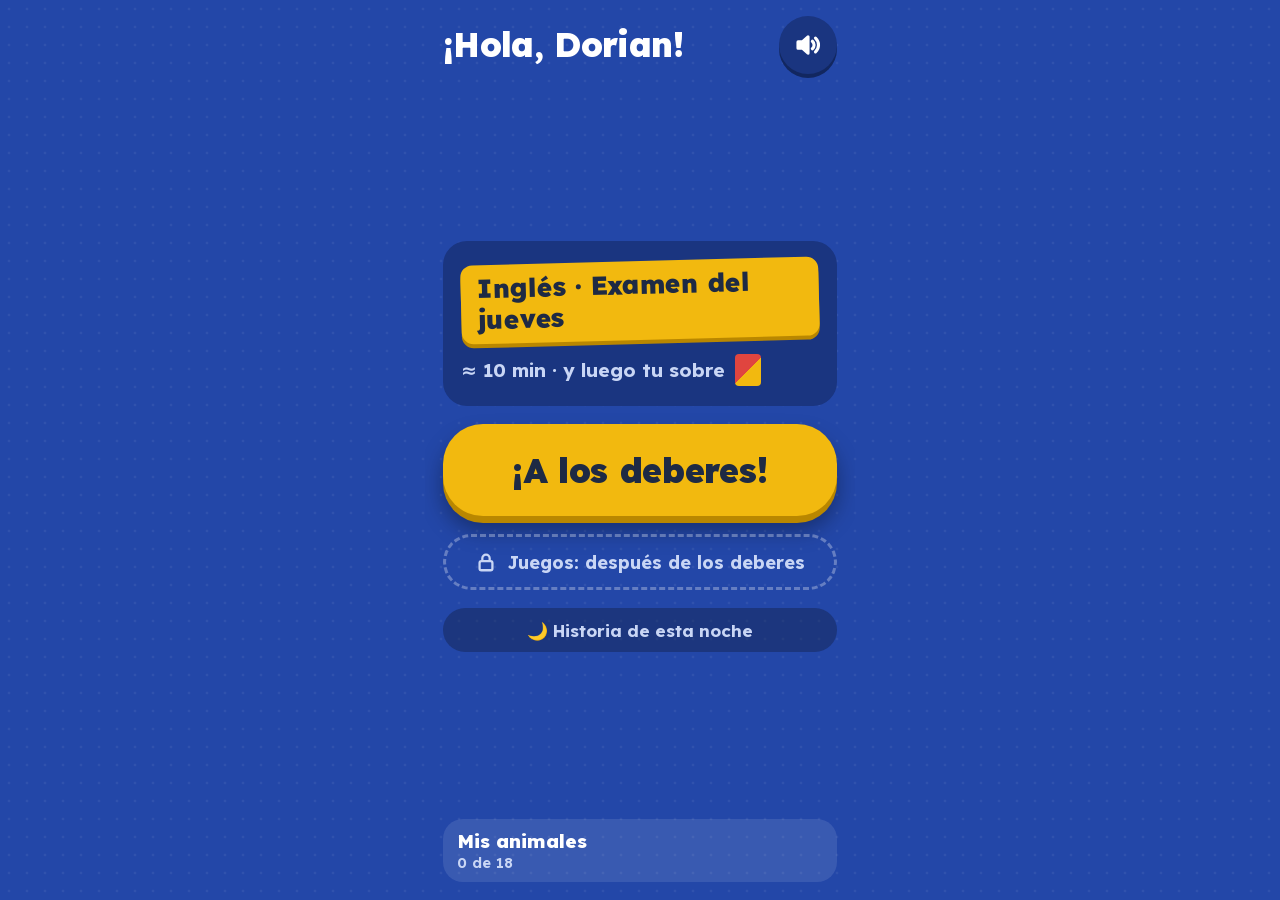
<file: devora.html>
<!doctype html>
<html lang="es">
<head>
<meta charset="utf-8">
<meta name="viewport" content="width=device-width,initial-scale=1,viewport-fit=cover,user-scalable=no">
<title>¡Ñam!</title>
<link rel="stylesheet" href="style.css?v=10">
<link rel="stylesheet" href="pause.css?v=1">
<style>
  .bulle{top:14px;max-width:92%;white-space:normal;text-align:center}
  .terrain{background:#1C7CC2}
  /* Le bouton de pouvoir : sur le côté, il se remplit en mangeant, il brille quand il est prêt */
  .pouvoir{position:absolute;right:10px;bottom:86px;z-index:4;width:86px;height:86px;border-radius:50%;padding:0;border:0;
    background:conic-gradient(#FFD34D calc(var(--c,0)*1turn),rgba(255,255,255,.22) 0);display:grid;place-items:center;touch-action:none;
    box-shadow:0 5px 0 rgba(0,0,0,.3);transition:transform .15s}
  .pouvoir i{width:72px;height:72px;border-radius:50%;background:radial-gradient(circle at 35% 30%,#8B6CFF,#3B1F8F);display:grid;place-items:center;border:3px solid #fff}
  .pouvoir svg{width:44px;height:44px;opacity:.55}
  .pouvoir b{position:absolute;bottom:-20px;left:50%;transform:translateX(-50%);white-space:nowrap;font-size:12px;font-weight:900;color:#fff;text-shadow:0 1px 3px rgba(0,0,0,.8);opacity:.8}
  .pouvoir.pret{animation:pret 1s ease-in-out infinite}
  .pouvoir.pret i{background:radial-gradient(circle at 35% 30%,#FFE27A,#F08A1C);box-shadow:0 0 22px 6px rgba(255,211,77,.8)}
  .pouvoir.pret svg{opacity:1}
  .pouvoir.non{animation:non .3s}
  @keyframes pret{50%{transform:scale(1.1)}}
  @keyframes non{25%{transform:translateX(-5px)}75%{transform:translateX(5px)}}
  @media (prefers-reduced-motion:reduce){.pouvoir.pret,.pouvoir.non{animation:none}}
</style>
</head>
<body>
<main class="jeu">
  <div class="hud"><h1 id="titre">¡Ñam!</h1><div class="temps"><i id="barre"></i></div><span class="total" id="total"><span class="ani"><img id="tete" src="img/02.jpg" alt=""></span><span id="nb">0</span></span></div>
  <div class="ultimo" id="ultimo" hidden>¡Último minuto!</div>
  <section class="terrain" id="terrain">
    <canvas id="toile"></canvas>
    <div class="bulle" id="bulle" hidden></div>
    <button class="pouvoir" id="pouvoir" aria-label="Poder"><i id="icone"></i><b id="nomPouvoir"></b></button>
  </section>
</main>
<section class="ecran-fin" id="fin" hidden></section>

<script src="commun.js?v=11"></script>
<script src="animaux.js?v=12"></script>
<script src="sync.js?v=8"></script>
<script src="pause-commun.js?v=4"></script>
<script>
(() => {
  const $ = (id) => document.getElementById(id);
  const DOUX = DOUX_JEU;

  // =====================================================================
  // LES IDÉES DU JEU : tout ce que Dorian peut inventer est ICI, et seulement ici
  // (nom du jeu, nom du héros, phrases, nom du jefe). Le reste du code ne contient pas de texte.
  // =====================================================================
  const IDEES = {
    nom: "¡Ñam!",
    heros: { n: 2, nom: "el tiburón" },       // son requin : img/sprite/02.webp
    consigne: "¡Come peces pequeños y crece! ¡Cuidado con los grandes!",
    geste: "Pon el dedo y nada",
    bouchees: ["¡Ñam!", "¡Ñam ñam!", "¡Rico!", "¡Crunch!"],
    frenesi: "¡Frenesí!",
    recrache: ["¡Puaj!", "¡Sabes a calcetín!", "¡Pica!", "¡Qué asco, brócoli!"], // un gros le recrache : jamais mangé pour de bon
    revanche: "¡Revancha!",
    plusGrand: "¡Ahora eres más grande! ¡Cómetelo!",
    peur: "¡Ahora te tienen miedo!",
    sombra: "¡Uy! ¿Qué es eso?",
    evolution: (nom) => `¡${nom} ha evolucionado!`,
    superpoder: { nom: "¡Imán!", titre: "¡Superpoder: imán!", dit: "¡Superpoder: imán! La comida viene sola." },
    medusa: "¡Bzz!", globo: "¡Pincha!", encre: "¡Tinta!", murena: "¡Ñac!", aviso: "!",
    zones: ["El arrecife", "El bosque de algas", "La cueva oscura", "El abismo"],
    zonesDit: ["¡El arrecife!", "¡El bosque de algas! Cuidado con la morena.", "¡Qué oscuro! La cueva de las medusas.", "¡El abismo! Aquí vive el jefe."],
    jefe: "el Gran Abisal",
    jefeArrive: (jefe) => `¡Cuidado! ¡Llega ${jefe}! Come mucho para ser más grande.`,
    jefeTropGros: ["¡Soy demasiado grande!", "¡Come más!", "¡Todavía no!"],
    jefeMangeable: "¡Ahora! ¡Cómete al jefe!",
    jefeFatigue: "¡Me rindo!",
    nouvelleDescente: "¡Otra vez al fondo, más grande!",
    festin: "¡Ahora todo el mar es tuyo! ¡A comer!",
    rey: "¡Eres el rey del mar!",
    // un pouvoir par transformation (le bouton sur le côté)
    pouvoirs: ["¡Supermordisco!", "¡Torbellino!", "¡Rayo de cristal!", "¡Ola dorada!"],
    nouveauPouvoir: (nom) => `¡Nuevo poder: ${nom}`.replace(/!$/, "") + "!",
    pret: "¡Poder listo!",
    pretToque: "¡Poder listo! Toca el botón.",
    mordu: ["¡Ay!", "¡Ay, mi colita!", "¡Auch!", "¡Mamáaa!"],   // ses animaux mordus pour rire (jamais mangés)
  };

  // Les 4 évolutions du requin, dessinées par Gemini (sprites détourés, pieds en bas, tourné vers la droite).
  // En attendant : null = le sprite de base, qui grossit. Quand les images arrivent : "img/evo/02-2.webp", "02-3", "02-4".
  // Ses animaux de la mer en ennemis (s'il les a) : ils mordent… et se font mordre pour rire (pansement), jamais mangés.
  const MES = mesAnimaux();
  const ANI = { delfin: 6, pulpo: 1, narval: 12, orca: 13 };
  const ANI_OK = (k) => MES.includes(ANI[k]);
  const SPR_ENNEMIS = chargerSprites(Object.values(ANI));
  const CHARGEURS = ["barracuda", "delfin", "narval"]; // ils préviennent (« ! ») puis foncent

  const EVOLUTIONS = [null, "img/evo/requin-2.webp", "img/evo/requin-3.webp", "img/evo/requin-4.webp"]; // Gemini, 28 nov. (sources : animaux/evo/requin-N.jpg)

  // ---- Les 4 zones de la descente ----
  const P = (c, c2, luz) => ({ k: "pez", c, c2, luz });
  const ZONES = [
    { fond: ["#5CC9F2", "#1C7CC2"], nuit: 0,   rayons: .12, decor: ["coral", "anemona", "roca", "coral", "arena"],
      proies: [P("#FFD23F", "#FF8C42"), P("#FF7AA8", "#FFFFFF"), P("#C9D6E3", "#8FA3B8"), { k: "gamba", c: "#FF8F80" }] },
    { fond: ["#33A99D", "#0E5866"], nuit: .18, rayons: .07, decor: ["kelp", "kelp", "tabla", "roca", "kelp"],
      proies: [P("#9BE36B", "#3E8F48"), P("#C9D6E3", "#8FA3B8"), { k: "gamba", c: "#FFB07A" }, P("#FFD23F", "#2E9E57")] },
    { fond: ["#1F4166", "#0A1A2E"], nuit: .55, rayons: 0,   decor: ["sombre", "cristal", "sombre", "cristal"],
      proies: [P("#7FF0FF", "#1D67B0", "#7FF0FF"), { k: "krill", c: "#FF9AD5", luz: "#FF9AD5" }, P("#B8FF7A", "#2E6B3A", "#B8FF7A")] },
    { fond: ["#0D1A38", "#02060F"], nuit: .7,  rayons: 0,   decor: ["sombre", "cristal", "sombre"],
      proies: [P("#FFF27A", "#B05BE0", "#FFF27A"), { k: "krill", c: "#7FF0FF", luz: "#7FF0FF" }, P("#FF9AD5", "#6B3FA0", "#FF9AD5")] },
  ];
  const FZ = [0, .22, .45, .68];         // début de chaque zone (progression du tour)
  const zoneDe = (p) => (p >= FZ[3] ? 3 : p >= FZ[2] ? 2 : p >= FZ[1] ? 1 : 0);

  // ---- Les tailles et le rythme ----
  const R0 = 18;                          // rayon de départ (unités du monde)
  const SEUILS = [1, 2.2, 4.5, 8];        // masse des 4 niveaux d'évolution
  const TIERS = [24, 36, 50];             // rayon des 3 sortes de gros : barracuda ; morena ou pez dientón ; calamar
  const R_JEFE = 62;
  const M_TOUR = 15, F_PLEIN = .8;        // une descente : la masse ×15, atteinte à 80 %
  const F_JEFE = .7, F_SUIT = .75, F_FATIGUE = .83, F_REDDITION = .88;
  const DJ = DUREE_JEU;
  const NB_TOURS = TEST_RAPIDE || MODE_PARTIE ? 1 : Math.max(1, Math.min(3, Math.round(DJ / 180000)));
  const DT = DJ / NB_TOURS;               // durée d'une descente (ms)
  const OUVERTURE = 15000;                // les 15 premières secondes sont écrites à la main
  const GAIN = Math.log(M_TOUR) / (F_PLEIN * DT / 1000 * .8);

  // ---- Hasard : jamais deux parties identiques (GRAINE) ----
  const hasard = (graine) => () => { graine = graine + 0x6D2B79F5 | 0; let t = Math.imul(graine ^ graine >>> 15, 1 | graine); t = t + Math.imul(t ^ t >>> 7, 61 | t) ^ t; return ((t ^ t >>> 14) >>> 0) / 4294967296; };
  const alea = hasard(GRAINE * 7919 + 13);
  const entre = (a, b) => a + alea() * (b - a);
  const choisir = (l) => l[Math.floor(alea() * l.length)];
  const borne = (v, a, b) => Math.max(a, Math.min(b, v));
  const ARC = ["#E0453F", "#F08A1C", "#F2B90F", "#2E9E57", "#3FB8E8", "#B05BE0"];
  const ZONE_DOREE = 1 + GRAINE % 3;      // la zone où arrive le banc de poissons dorés
  const MORENES = alea() < .5;            // pour le 2e gros : surtout des morenes, ou surtout des pez dientón
  const JEFE_COUL = [["#1E2448", "#3A4275", "#7FF0FF"], ["#3A1E48", "#6B3F7A", "#FFB0F0"], ["#13343A", "#2C5E66", "#B8FF7A"]][GRAINE % 3];
  const hex = (h) => [1, 3, 5].map((i) => parseInt(h.slice(i, i + 2), 16));
  const melangeCoul = (a, b, k) => { const A = hex(a), B = hex(b); return `rgb(${A.map((v, i) => Math.round(v + (B[i] - v) * k)).join(",")})`; };

  // ---- Sons (jamais de son d'échec) ----
  const GAMME = [784, 880, 988, 1046, 1175, 1318, 1568, 1760];
  const sonBouchee = (n) => { const i = Math.min(n - 1, GAMME.length - 1); note(330, 170, .07, .13, "triangle"); setTimeout(() => note(GAMME[i], GAMME[i] * 1.4, .09, .08), 40); };
  const sonRevanche = () => { bruitFiltre(500, 1.2, .25, .9); note(180, 90, .2, .25, "triangle"); [659, 880, 1175].forEach((f, i) => setTimeout(() => note(f, f * 1.5, .14, .1), 100 + i * 70)); };
  const sonEvolution = () => [523, 659, 784, 1046, 1318].forEach((f, i) => setTimeout(() => note(f, f * 1.02, .2, .12), i * 90));
  const sonGrave = (v = .2) => { note(110, 70, .7, v, "triangle"); setTimeout(() => note(92, 60, .7, v * .9, "triangle"), 500); };
  const sonFanfare = () => { bruitFiltre(400, 1, .4, 1); [523, 659, 784, 1046, 784, 1046, 1318, 1568].forEach((f, i) => setTimeout(() => note(f, f * 1.01, .18, .13), i * 110)); };
  const sonZap = () => { note(1400, 300, .12, .06, "square"); setTimeout(() => note(1200, 400, .1, .05, "square"), 70); };
  const sonEncre = () => bruitFiltre(300, .8, .35, .9);
  const sonZone = () => { bruitFiltre(900, 1, .6, .5); [392, 523, 659].forEach((f, i) => setTimeout(() => note(f, f, .25, .08), i * 140)); };

  // ---- Toile ----
  const toile = $("toile"), g = toile.getContext("2d");
  let L = 1, H = 1;
  function dimensionner() {
    const dpr = Math.min(devicePixelRatio || 1, 2), t = $("terrain");
    L = t.clientWidth; H = t.clientHeight;
    toile.width = L * dpr; toile.height = H * dpr; g.setTransform(dpr, 0, 0, dpr, 0, 0);
  }
  addEventListener("resize", dimensionner);

  // ---- État ----
  const A = animalN(IDEES.heros.n), NOM = IDEES.heros.nom.charAt(0).toUpperCase() + IDEES.heros.nom.slice(1);
  let fini = false;
  const cam = { x: 0, y: 0, z: 1.6 };
  const heros = { x: 0, y: 0, vx: 0, vy: 0, m: 1, invul: 0, recul: 0, rot: 0, vers: 1, croque: 0, niveau: 0, t: 0, lent: 0, charge: 0, cdCharge: 0,
    sprite: imageSure(spriteAnimal(IDEES.heros.n)), rond: imageSure(imgAnimal(IDEES.heros.n)), imgs: EVOLUTIONS.map((s) => (s ? imageSure(s) : null)) };
  const rayonDe = (m) => R0 * Math.sqrt(m);
  const hr = () => rayonDe(heros.m);
  let ents = [], pops = [], anneaux = [], machoires = [], taches = [], cristaux = [];
  const ambiance = [];
  const eclats = new Eclats();
  const doigt = { actif: false, x: 0, y: 0 };
  let aTouche = false, tJeu = 0, tour = 0, m0 = 1, debutTour = 0;
  let zone = 0, zonePrec = 0, zoneT = 99, sombra = null, ouvertureEtape = 0;
  let jefe = null, jefeMange = false, jefeVaincu = false, festin = false;
  let bouchees = 0, ralenti = 0, secousse = 0, voile = 0, frenesi = 0, comboN = 0, dernierCombo = -9999;
  let prochainDanger = 7000, prochainRevanche = 0, prochainSpawn = 0, prochainSpecial = 0, premiereRevanche = true, yeuxT = 5;
  const annonces = new Set();
  // la progression d'une descente (0 → 1). Dans une longue partie, les 15 premières secondes vont vite : la promesse du jeu arrive tôt.
  const prog = () => {
    const t = tJeu - debutTour;
    if (tour > 0 || DT <= 75000) return t / DT;
    return t < OUVERTURE ? .2 * t / OUVERTURE : .2 + .8 * (t - OUVERTURE) / (DT - OUVERTURE);
  };
  const dernierTour = () => tour >= NB_TOURS - 1;
  const mCible = (p) => m0 * Math.pow(M_TOUR, Math.min(p, 1) / F_PLEIN);
  const plancher = () => (tour === 0 ? SEUILS[heros.niveau] : m0);
  const echelle = () => Math.sqrt(m0);
  const bulle = (txt, ms = 2200, or = false) => messageJeu($("bulle"), txt, ms, or);
  const pop = (x, y, txt, c = "#fff", taille = 22) => pops.push({ x, y, txt, c, taille, t: 0 });
  const aJefe = (nom) => (nom.startsWith("el ") ? "al " + nom.slice(3) : "a " + nom);

  // ---- Le doigt : le requin va vers lui (la caméra le garde au centre) ----
  const posDoigt = (e) => { const r = toile.getBoundingClientRect(); doigt.x = e.clientX - r.left; doigt.y = e.clientY - r.top; };
  toile.addEventListener("pointerdown", (e) => {
    doigt.actif = true; posDoigt(e); try { toile.setPointerCapture(e.pointerId); } catch {}
    if (!aTouche) { aTouche = true; try { audio().resume?.(); } catch {} dire(IDEES.consigne); }
  });
  toile.addEventListener("pointermove", (e) => { if (doigt.actif) posDoigt(e); });
  ["pointerup", "pointercancel", "lostpointercapture"].forEach((t) => toile.addEventListener(t, () => (doigt.actif = false)));

  // ---- Création des bêtes ----
  const vueR = () => .5 * Math.hypot(L, H) / cam.z;
  function placeAutour(dans) {
    const R = vueR();
    const cap = Math.hypot(heros.vx, heros.vy) > 5 && alea() < .6 ? Math.atan2(heros.vy, heros.vx) + entre(-1.3, 1.3) : entre(0, 6.283);
    const d = dans ? entre(R * .35, R * .85) : entre(R * 1.05, R * 1.3);
    return [heros.x + Math.cos(cap) * d, heros.y + Math.sin(cap) * d];
  }
  function nouvelle(type, r, x, y, extra = {}) {
    const e = Object.assign({ type, r, x, y, vx: 0, vy: 0, cap: entre(0, 6.283), t: entre(0, 10), f: alea() < .5 ? 1 : -1, repos: 0, chasse: 0, peur: false, etaitDanger: false, alpha: 0, vit: entre(.8, 1.2) }, extra);
    ents.push(e); return e;
  }
  function creerProie(dans = false, dore = false, sp = choisir(ZONES[zone].proies)) {
    const [x, y] = placeAutour(dans);
    return nouvelle("proie", hr() * entre(.28, .5), x, y, { sp, dore: dore || (festin && alea() < .4) });
  }
  function creerBanc(cx, cy, cap, n, dore = false, sp = choisir(ZONES[zone].proies)) {
    for (let i = 0; i < n; i++) {
      const k = i / n, e = nouvelle("proie", hr() * entre(.26, .34), cx + Math.cos(cap + 1.57) * Math.sin(k * 6.28) * hr() * 1.4 - Math.cos(cap) * k * hr() * 7, cy + Math.sin(cap + 1.57) * Math.sin(k * 6.28) * hr() * 1.4 - Math.sin(cap) * k * hr() * 7, { sp, dore, banc: 1, cap });
      e.alpha = .3;
    }
  }
  function creerGros(tier, peur = false) {
    const q = alea(), ok = (k, autre) => (ANI_OK(k) ? k : autre);
    const esp = tier === 0 ? (q < .6 ? ok("delfin", "barracuda") : "barracuda")
      : tier === 2 ? (q < .7 ? ok("orca", "calamar") : "calamar")
      : q < .35 ? ok("pulpo", "dienton") : q < .7 ? ok("narval", "morena") : (MORENES ? "morena" : "dienton");
    const [x, y] = placeAutour(esp === "morena"); // la morena ne bouge pas : son trou apparaît près de lui
    const e = nouvelle("gros", TIERS[tier] * echelle() * entre(.97, 1.03), x, y, { esp, tier, peur, mode: "erre", mt: 0, ext: 0, cd: 1, dirA: 0 });
    e.etaitDanger = !peur && e.r > hr() * 1.05;
    return e;
  }
  function creerJefe() {
    const R = vueR(), cap = entre(0, 6.283);
    jefe = nouvelle("jefe", R_JEFE * echelle(), heros.x + Math.cos(cap) * R * 1.1, heros.y + Math.sin(cap) * R * 1.1);
    jefe.rBase = jefe.r; jefe.etaitDanger = true; jefe.nomT = 3.5;
    sonGrave(); vibrer(80);
    bulle(IDEES.jefe.charAt(0).toUpperCase() + IDEES.jefe.slice(1) + "!", 3000, true);
    dire(IDEES.jefeArrive(IDEES.jefe));
  }

  // ---- Les 15 premières secondes : écrites à la main, pareilles à chaque partie ----
  function ouverture() {
    if (tour > 0) return;
    const s = tJeu / 1000;
    if (ouvertureEtape === 0) { // un banc de sardines arrive droit sur lui : bouchées en rafale
      ouvertureEtape = 1;
      creerBanc(heros.x + vueR() * .55, heros.y - hr() * .5, Math.PI, 12, false, ZONES[0].proies[2]);
      for (let i = 0; i < 4; i++) creerProie(true);
      bulle(IDEES.geste, 3200);
    } else if (ouvertureEtape === 1 && s > 4.2) { // une ombre géante passe en dessous : la promesse du jefe
      ouvertureEtape = 2;
      sombra = { t: 0, dur: 5.5 };
      sonGrave(.16); vibrer(40);
      bulle(IDEES.sombra, 2600); dire(IDEES.sombra);
    } else if (ouvertureEtape === 2 && s > 7.5) { // un barracuda le repère : il fuit… puis le mange 10 s plus tard
      ouvertureEtape = 3;
      const e = creerGros(0); const cap = Math.atan2(heros.vy, heros.vx || 1) + .9;
      e.x = heros.x + Math.cos(cap) * vueR() * .75; e.y = heros.y + Math.sin(cap) * vueR() * .75;
      prochainDanger = tJeu + 6000;
    }
  }

  // ---- Les zones ----
  function changerZone(z) {
    zonePrec = zone; zone = z; zoneT = 0;
    bulle(IDEES.zones[z], 2600, true); dire(IDEES.zonesDit[z]); sonZone();
    for (let i = 0; i < 18; i++) eclats.jaillir(Math.random() * L, H + 10, "rgba(255,255,255,.7)", 1, 1.6, .6);
    const cap = entre(0, 6.283);
    creerBanc(heros.x + Math.cos(cap) * vueR() * .8, heros.y + Math.sin(cap) * vueR() * .8, cap + Math.PI, 10, z === ZONE_DOREE);
    if (z === ZONE_DOREE) setTimeout(() => !fini && bulle("¡Peces de oro!", 2000, true), 2700);
  }

  // ---- Grandir ----
  function grandir(facteur) {
    const cible = mCible(prog());
    // en avance sur le rythme : il grandit beaucoup moins (le jefe ne doit pas tomber trop tôt)
    const rattrapage = heros.m > cible * 1.2 && !jefe ? .2 : Math.pow(borne(cible / heros.m, .35, 3), 1.2);
    heros.m *= Math.exp(GAIN * facteur * rattrapage);
    if (jefeMange && dernierTour()) heros.m = Math.min(heros.m, m0 * M_TOUR * 3);
    while (tour === 0 && heros.niveau < 3 && heros.m >= SEUILS[heros.niveau + 1]) evoluer();
  }
  function evoluer() {
    heros.niveau++;
    ralenti = 1.1; heros.invul = Math.max(heros.invul, 1.6);
    anneaux.push({ t: 0 });
    sonEvolution(); vibrer(90);
    const [sx, sy] = ecran(heros.x, heros.y);
    eclats.jaillir(sx, sy, "#FFD34D", 26, 1.1); eclats.jaillir(sx, sy, "#FFFFFF", 14, 1.2);
    bulle(`¡Nivel ${heros.niveau + 1}!`, 2400, true);
    dire(IDEES.evolution(NOM));
    majBouton();
    setTimeout(() => { if (!fini) { const t = IDEES.nouveauPouvoir(IDEES.pouvoirs[heros.niveau]); bulle(t, 2600, true); dire(t); } }, 2600);
  }

  // ---- Manger ----
  const bouche = () => { const v = Math.hypot(heros.vx, heros.vy), R = hr(); return v > 20 ? [heros.x + heros.vx / v * R * 1.05, heros.y + heros.vy / v * R * 1.05] : [heros.x + heros.vers * R * 1.05, heros.y]; };
  function manger(e) {
    if (e.type === "gros" && ANI[e.esp]) mordre(e); else e.mort = true;
    chargerPouvoir(e.pluie ? 0 : e.type === "gros" ? .3 : e.type === "jefe" ? 0 : .1); // ~10 bouchées ; la pluie de l'Ola dorada ne recharge pas
    const [sx, sy] = ecran(e.x, e.y), [bx, by] = bouche();
    heros.croque = .16; bouchees++;
    machoires.push({ x: bx, y: by, t: 0, r: hr() * .7 });
    compteurPop($("total"), bouchees, $("nb"));
    comboN = tJeu - dernierCombo < 1300 ? comboN + 1 : 1; dernierCombo = tJeu;
    if (comboN === 5 && frenesi <= 0) { frenesi = 4; bulle(IDEES.frenesi, 1800, true); dire(IDEES.frenesi); sonEvolution(); vibrer(50); }
    if (e.type === "proie" || e.type === "globo") {
      sonBouchee(comboN);
      eclats.jaillir(sx, sy, e.dore ? "#FFD34D" : (e.sp?.c || "#FFD23F"), 6, .6, .7);
      pop(e.x, e.y, e.dore ? "+2" : comboN % 5 === 0 ? `¡x${comboN}!` : comboN >= 3 ? "+1" : (alea() < .22 ? choisir(IDEES.bouchees) : "+1"), e.dore || comboN % 5 === 0 ? "#FFD34D" : "#fff", comboN % 5 === 0 ? 28 : 20);
      grandir(e.dore ? 2 : e.type === "globo" ? 2.5 : 1);
    } else if (e.type === "gros") {
      sonRevanche(); vibrer(60); secousse = DOUX ? 0 : .3; ralenti = .45;
      ARC.forEach((c) => eclats.jaillir(sx, sy, c, 5, 1));
      pop(e.x, e.y - e.r, IDEES.revanche, "#FFD34D", 30);
      if (premiereRevanche) { premiereRevanche = false; dire(IDEES.revanche); }
      grandir(4);
    } else mangerJefe(e, sx, sy);
  }
  function mordre(e) { // CROC… « ¡Ay! » : il rapetisse, un pansement, et il s'enfuit tout petit
    e.mordu = 2.4; e.r *= .45; e.peur = true; e.mareo = 0; e.mode = "erre";
    pop(e.x, e.y - e.r * 2, choisir(IDEES.mordu), "#FFFFFF", 24);
  }

  // ---- Le pouvoir : la jauge se remplit en mangeant, le bouton brille, un pouvoir par transformation ----
  const ICONES_P = [
    '<svg viewBox="0 0 44 44"><path d="M4 12h36l-4 9-4-7-4 9-4-9-4 9-4-9-4 7zM4 32h36l-4-9-4 7-4-9-4 9-4-9-4 9-4-7z" fill="#fff" stroke="#1E2A44" stroke-width="2" stroke-linejoin="round"/></svg>',
    '<svg viewBox="0 0 44 44" fill="none" stroke="#fff" stroke-width="4" stroke-linecap="round"><path d="M22 22a3 3 0 1 1 3-3 7 7 0 0 1-7 7 11 11 0 0 1-11-11M22 22a3 3 0 1 0-3 3 7 7 0 0 0 7-7 11 11 0 0 0 11 11"/></svg>',
    '<svg viewBox="0 0 44 44"><path d="M22 3l9 14-9 24-9-24z" fill="#BFF4FF" stroke="#fff" stroke-width="2.5" stroke-linejoin="round"/><path d="M13 17h18M22 3v38" stroke="#5CC9F2" stroke-width="2"/></svg>',
    '<svg viewBox="0 0 44 44"><path d="M5 30l4-18 8 9 5-13 5 13 8-9 4 18z" fill="#FFD34D" stroke="#fff" stroke-width="2.5" stroke-linejoin="round"/><path d="M4 37c6-4 12 4 18 0s12 4 18 0" stroke="#fff" stroke-width="3" fill="none" stroke-linecap="round"/></svg>',
  ];
  let pouvoirCharge = 0, pouvoirBloque = 0, pouvoirPret = false, premierPret = true, torbellino = 0, ondes = [];
  function majBouton() {
    const b = $("pouvoir"); b.style.setProperty("--c", pouvoirCharge);
    b.classList.toggle("pret", pouvoirPret);
    if (b.dataset.niv !== String(heros.niveau)) { b.dataset.niv = heros.niveau; $("icone").innerHTML = ICONES_P[heros.niveau]; $("nomPouvoir").textContent = IDEES.pouvoirs[heros.niveau].replace(/[¡!]/g, ""); }
  }
  function chargerPouvoir(k) {
    if (pouvoirPret || !k || tJeu < pouvoirBloque) return; // un petit temps de repos après chaque pouvoir
    if (tour === 0 && tJeu < 5000) k *= .4; // la rafale de sardines du début ne le remplit pas d'un coup
    pouvoirCharge = Math.min(1, pouvoirCharge + k);
    if (pouvoirCharge >= 1) {
      pouvoirPret = true; [784, 1046, 1318].forEach((f, i) => setTimeout(() => note(f, f * 1.2, .12, .1), i * 80)); vibrer(40);
      bulle(IDEES.pret, 1600, true); dire(premierPret ? IDEES.pretToque : IDEES.pret); premierPret = false;
    }
    majBouton();
  }
  function lancerPouvoir() {
    const b = $("pouvoir");
    if (fini) return;
    if (!pouvoirPret) { b.classList.remove("non"); void b.offsetWidth; b.classList.add("non"); return; } // pas encore : il bouge un peu, sans son
    pouvoirPret = false; pouvoirCharge = 0; pouvoirBloque = tJeu + 3500; majBouton();
    try { audio().resume?.(); } catch {}
    const k = heros.niveau, nom = IDEES.pouvoirs[k], R = hr(), VW = vitesseMax();
    bulle(nom, 1600, true); dire(nom); vibrer(70); sonEvolution();
    const [sx, sy] = ecran(heros.x, heros.y);
    if (k === 0) { // Supermordisco : il fonce sur un ennemi (même un peu plus gros que lui) et le croque
      let cible = null, bd = vueR() * 1.1;
      for (const e of ents) { if (e.mort || e.mordu || e.type !== "gros" || e.r > R * 1.45) continue; const [cx, cy] = contact(e), d = Math.hypot(cx - heros.x, cy - heros.y); if (d < bd) { bd = d; cible = [cx, cy]; } }
      const v = Math.hypot(heros.vx, heros.vy), [dx, dy] = cible ? [cible[0] - heros.x, cible[1] - heros.y] : v > 10 ? [heros.vx, heros.vy] : [heros.vers, 0], d = Math.hypot(dx, dy) || 1;
      heros.super = .75; heros.invul = Math.max(heros.invul, .9); heros.charge = .4;
      heros.vx = dx / d * VW * 2.4; heros.vy = dy / d * VW * 2.4;
      eclats.jaillir(sx, sy, "#FFFFFF", 12, 1);
    } else if (k === 1) { // Torbellino : il aspire les petits, repousse les gros
      torbellino = 2.6; heros.invul = Math.max(heros.invul, 2.6);
    } else { // Rayo de cristal / Ola dorada : une onde, tous les ennemis à l'écran sont étourdis (et mangeables)
      ondes.push({ t: 0, c: k === 2 ? "#7FF0FF" : "#FFD34D" });
      secousse = DOUX ? 0 : .25;
      for (const e of ents) if ((e.type === "gros" || e.type === "jefe") && !e.mordu && Math.hypot(e.x - heros.x, e.y - heros.y) < vueR() * 1.1) { e.mareo = e.type === "jefe" ? (k === 3 ? 2.5 : 2) : (k === 3 ? 4.5 : 3.5); e.chasse = 0; if (e.mode) e.mode = "erre"; }
      if (k === 3) for (let i = 0; i < 8; i++) creerProie(true, true).pluie = true;
    }
  }
  $("pouvoir").addEventListener("pointerdown", (e) => { e.preventDefault(); e.stopPropagation(); if (!aTouche) { aTouche = true; try { audio().resume?.(); } catch {} } lancerPouvoir(); });
  function mangerJefe(e, sx, sy) {
    jefeMange = true; jefeVaincu = true; jefe = null;
    heros.m *= 1.5;
    sonFanfare(); vibrer(160); secousse = DOUX ? 0 : .6; ralenti = 1.4;
    for (let i = 0; i < 3; i++) ARC.forEach((c) => eclats.jaillir(sx, sy, c, 8, 1.4, 1.2));
    anneaux.push({ t: 0 });
    pop(e.x, e.y - e.r, "¡ÑAAAM!", "#FFD34D", 38);
    bulle(IDEES.rey, 3500, true); dire(IDEES.rey);
    heros.invul = 2;
    if (dernierTour()) {
      if (MODE_PARTIE) setTimeout(finirPartie, 3800);
      else setTimeout(() => { if (!fini) { festin = true; ents.forEach((x) => { if (x.type === "gros") x.peur = true; }); dire(IDEES.festin); bulle(IDEES.festin, 2600, true); } }, 3600);
    }
  }
  function recracher(e, cx, cy) {
    // il n'est jamais mangé : recraché, un peu plus petit (jamais sous son niveau), intouchable 3 s
    const dx = heros.x - cx, dy = heros.y - cy, d = Math.hypot(dx, dy) || 1, VW = vitesseMax();
    heros.vx = dx / d * VW * 1.7; heros.vy = dy / d * VW * 1.7; heros.recul = .45; heros.charge = 0;
    heros.invul = 3; comboN = 0;
    if (e.type === "jefe") pop(cx, cy - e.r * 1.1, choisir(IDEES.jefeTropGros), "#FFFFFF", 26);
    else { heros.m = Math.max(heros.m * .85, plancher()); pop(cx, cy - e.r, choisir(IDEES.recrache), "#FFFFFF", 24); }
    e.repos = 3.5; e.chasse = 0; e.cap = Math.atan2(-dy, -dx); if (e.esp === "barracuda") e.mode = "erre";
    SONS_JEU.boing(); vibrer(35);
    const [sx, sy] = ecran(heros.x, heros.y);
    eclats.jaillir(sx, sy, "#FFFFFF", 8, .7, .6);
  }
  function piquer(e) { // la méduse : ça chatouille et ça ralentit un instant, rien de plus
    if (heros.lent > 0 || heros.invul > 0 || frenesi > 0) return;
    heros.lent = 1.3; pop(heros.x, heros.y - hr(), IDEES.medusa, "#BFF4FF", 26); sonZap(); vibrer(25);
    const dx = e.x - heros.x, dy = e.y - heros.y, d = Math.hypot(dx, dy) || 1;
    e.vx += dx / d * vitesseMax() * .6; e.vy += dy / d * vitesseMax() * .6;
  }
  function rebond(e, cx, cy) { // le poisson-ballon gonflé : on rebondit dessus
    if (e.cdRebond > 0) return; e.cdRebond = .6;
    const dx = heros.x - cx, dy = heros.y - cy, d = Math.hypot(dx, dy) || 1, VW = vitesseMax();
    heros.vx = dx / d * VW * 1.3; heros.vy = dy / d * VW * 1.3; heros.recul = .3; heros.charge = 0;
    pop(cx, cy - e.r * 1.6, IDEES.globo, "#FFE27A", 24); SONS_JEU.boing();
  }
  function encrer(e) {
    e.encre = true; e.fuite = .8; sonEncre(); pop(e.x, e.y - e.r, IDEES.encre, "#E7D9FF", 26);
    const n = DOUX ? 3 : 6;
    for (let i = 0; i < n; i++) taches.push({ x: entre(.15, .85) * L, y: entre(.2, .8) * H, r: entre(40, 80), t: 0, pts: Array.from({ length: 9 }, () => entre(.75, 1.25)) });
  }

  // ---- Les descentes (pause longue : plusieurs descentes, chacune avec son jefe) ----
  function nouveauTour() {
    tour++; m0 = heros.m; debutTour = tJeu;
    jefe = null; jefeMange = false; annonces.clear();
    ents = []; voile = 1; zonePrec = zone; zone = 0; zoneT = 0;
    for (let i = 0; i < 9; i++) creerProie(true);
    prochainDanger = tJeu + 3000;
    bulle(IDEES.nouvelleDescente, 2600, true); dire(IDEES.nouvelleDescente);
  }

  // ---- Fin ----
  const phraseFin = () => `${NOM} se ha comido ${bouchees} ${bouchees === 1 ? "pez" : "peces"}${jefeVaincu ? ` y ${aJefe(IDEES.jefe)}` : ""}.`;
  function finirPartie() { if (fini) return; fini = true; finPartie({ titre: IDEES.rey, phrase: phraseFin() }); }
  function terminer() { if (fini) return; fini = true; finDePause($("fin"), IDEES.rey, phraseFin()); }

  // ---- Caméra ----
  const zoomCible = () => Math.min(L, H) * .085 * (1 + .9 * borne(Math.log(heros.m / m0) / Math.log(M_TOUR * 1.6), 0, 1)) / hr();
  const ecran = (x, y) => [(x - cam.x) * cam.z + L / 2, (y - cam.y) * cam.z + H / 2];
  const vitesseMax = () => Math.min(L, H) * .68 / cam.z;

  // ---- Départ : pas de menu, il est déjà dans l'eau ----
  $("titre").textContent = IDEES.nom;
  document.title = IDEES.nom.replace(/[¡!]/g, "") + "";
  dimensionner();
  majBouton();
  cam.z = zoomCible();
  for (let i = 0; i < 16; i++) ambiance.push(particule(true));
  if (MODE_PARTIE) setTimeout(() => { if (!fini) finirPartie(); }, DJ * 1.35); // filet : la partie se termine toujours
  else minuteurJeu({ barre: $("barre"), bandeau: $("ultimo"), surFin: terminer });
  if (MODE_PARTIE) dire(IDEES.consigne); // dans la séance, la voix passe déjà
  let avant = performance.now();
  requestAnimationFrame(boucle);

  function boucle(now) {
    if (fini && !MODE_PARTIE) return;
    const dtR = Math.min(.05, (now - avant) / 1000); avant = now;
    if (!fini) tJeu += dtR * 1000;
    const ts = ralenti > 0 ? .35 : 1; ralenti = Math.max(0, ralenti - dtR);
    const dt = dtR * ts;
    if (!fini) logique(dt, dtR);
    dessiner(dtR);
    if (MODE_PARTIE) $("barre").style.transform = `scaleX(${Math.max(.02, 1 - tJeu / DJ)})`;
    if (!fini) requestAnimationFrame(boucle);
  }

  // l'endroit qui touche : la tête de la morena, le reste au centre
  const contact = (e) => (e.esp === "morena" ? [e.x + Math.cos(e.dirA) * e.ext * e.r * 2.4, e.y + Math.sin(e.dirA) * e.ext * e.r * 2.4] : [e.x, e.y]);
  const rayonGlobo = (e) => (e.gonfle > 0 ? e.r * (1 + .9 * Math.min(1, (2.6 - e.gonfle) * 6, e.gonfle * 3)) : e.r);

  function logique(dt, dtR) {
    const p = prog(), R = hr(), VW = vitesseMax();
    heros.t += dt; zoneT += dtR;
    const z = zoneDe(p); if (z !== zone) changerZone(z);
    ouverture();
    if (sombra) { sombra.t += dtR; if (sombra.t > sombra.dur) sombra = null; }

    // le requin suit le doigt (avant le premier toucher, il nage tout seul vers la droite)
    let tvx = 0, tvy = 0;
    if (doigt.actif) {
      const [hx, hy] = ecran(heros.x, heros.y), dx = doigt.x - hx, dy = doigt.y - hy, d = Math.hypot(dx, dy);
      if (d > 6) { const k = Math.min(1, d / (Math.min(L, H) * .28)); tvx = dx / d * VW * k; tvy = dy / d * VW * k; }
    } else if (!aTouche) { tvx = VW * .3; tvy = Math.sin(heros.t * 1.2) * VW * .08; }
    const mult = (heros.lent > 0 ? .45 : 1) * (frenesi > 0 ? 1.25 : 1);
    tvx *= mult; tvy *= mult;
    // il fonce tout seul sur une proie juste devant lui (la « charge »)
    heros.cdCharge = Math.max(0, heros.cdCharge - dt);
    if (heros.charge > 0) heros.charge -= dt;
    else if (!heros.cdCharge && heros.recul <= 0 && heros.lent <= 0) {
      const v = Math.hypot(heros.vx, heros.vy), ux = v > 20 ? heros.vx / v : heros.vers, uy = v > 20 ? heros.vy / v : 0;
      let cible = null, bd = R * 3;
      for (const e of ents) {
        if (e.mort || e.alpha < .6 || !mangeablePar(e, R)) continue;
        const [cx, cy] = contact(e), dx = cx - heros.x, dy = cy - heros.y, d = Math.hypot(dx, dy);
        if (d < bd && (dx * ux + dy * uy) / (d || 1) > .35) { bd = d; cible = [dx / d, dy / d]; }
      }
      if (cible) { heros.vx = cible[0] * VW * 1.6 * mult; heros.vy = cible[1] * VW * 1.6 * mult; heros.charge = .2; heros.cdCharge = .45; }
    }
    if (heros.charge <= 0) {
      const lissage = 1 - Math.exp(-dt * (heros.recul > 0 ? 1.5 : doigt.actif ? 7 : aTouche ? .5 : 2.5)); // doigt levé (pour le bouton) : il garde son élan
      heros.vx += (tvx - heros.vx) * lissage; heros.vy += (tvy - heros.vy) * lissage;
    }
    heros.x += heros.vx * dt; heros.y += heros.vy * dt;
    heros.recul = Math.max(0, heros.recul - dt); heros.invul = Math.max(0, heros.invul - dtR); heros.lent = Math.max(0, heros.lent - dtR);
    heros.croque = Math.max(0, heros.croque - dtR); frenesi = Math.max(0, frenesi - dtR);
    heros.super = Math.max(0, (heros.super || 0) - dt); torbellino = Math.max(0, torbellino - dt);
    for (const o of ondes) o.t += dtR; ondes = ondes.filter((o) => o.t < .9);
    if (Math.abs(heros.vx) > VW * .08) heros.vers = heros.vx > 0 ? 1 : -1;
    const vise = borne(Math.atan2(heros.vy, Math.abs(heros.vx) + 1e-3), -.55, .55) * heros.vers;
    heros.rot += (vise - heros.rot) * (1 - Math.exp(-dt * 6));

    // caméra
    cam.x += (heros.x - cam.x) * (1 - Math.exp(-dtR * 6)); cam.y += (heros.y - cam.y) * (1 - Math.exp(-dtR * 6));
    cam.z += (zoomCible() - cam.z) * (1 - Math.exp(-dtR * (voile > 0 ? 3 : 1.5)));

    // le jefe, et la descente suivante
    if (!jefe && !jefeMange && p >= F_JEFE) creerJefe();
    if (jefeMange && !dernierTour() && p >= 1) nouveauTour();

    prochainSpawn -= dtR;
    if (prochainSpawn <= 0) { prochainSpawn = .25; peupler(p, R); }

    const aim = frenesi > 0 || heros.niveau >= 3 || festin;
    for (const e of ents) {
      if (e.mort) continue;
      if (e.mordu) { // mordu pour rire : il s'enfuit tout petit, puis s'en va
        e.mordu -= dtR; e.t += dt;
        const ddx = e.x - heros.x, ddy = e.y - heros.y, dd = Math.hypot(ddx, ddy) || 1;
        e.x += ddx / dd * VW * 1.2 * dt; e.y += ddy / dd * VW * 1.2 * dt; e.f = ddx > 0 ? 1 : -1;
        e.alpha = Math.min(1, e.mordu / .6); if (e.mordu <= 0) e.mort = true;
        continue;
      }
      e.mareo = Math.max(0, (e.mareo || 0) - dt);
      e.t += dt; e.alpha = Math.min(1, e.alpha + dtR * 3); e.repos = Math.max(0, e.repos - dt);
      e.cd = Math.max(0, (e.cd || 0) - dt); e.cdRebond = Math.max(0, (e.cdRebond || 0) - dt);
      const dx = heros.x - e.x, dy = heros.y - e.y, d = Math.hypot(dx, dy) || 1;
      let vx = 0, vy = 0;
      const danger = (e.type === "gros" || e.type === "jefe") && e.r > R * 1.05 && !(e.mareo > 0) && !(heros.super > 0 && e.type === "gros" && e.r < R * 1.45);
      const mangeable = mangeablePar(e, R);

      if (e.type === "proie") {
        if (e.banc) { vx = Math.cos(e.cap) * VW * .28; vy = Math.sin(e.cap) * VW * .28 + Math.sin(e.t * 3) * VW * .05; }
        else {
          e.cap += (alea() - .5) * dt * 3;
          vx = Math.cos(e.cap) * VW * .2 * e.vit; vy = Math.sin(e.cap) * VW * .2 * e.vit;
          if (d < R * 3 && !aim) { vx = -dx / d * VW * .32 * e.vit; vy = -dy / d * VW * .32 * e.vit; }
        }
        if (aim && d < R * (frenesi > 0 || festin ? 6 : 4.2)) { vx = dx / d * VW * .6; vy = dy / d * VW * .6; }
        if (torbellino > 0 && d < R * 7) { vx = dx / d * VW * 1.3 - dy / d * VW * .4; vy = dy / d * VW * 1.3 + dx / d * VW * .4; }
      } else if (e.type === "medusa") {
        vx = Math.cos(e.cap) * VW * .05; vy = -Math.max(0, Math.sin(e.t * 2)) * VW * .18 + VW * .04;
      } else if (e.type === "globo") {
        e.gonfle = Math.max(0, (e.gonfle || 0) - dt);
        if (!e.gonfle && !e.cd && d < R * 3.2 && e.r < R * .95) { e.gonfle = 2.6; e.cd = 4.5; note(300, 700, .25, .1, "triangle"); }
        if (e.gonfle > 0) { vx = 0; vy = 0; }
        else if (d < R * 3.5) { vx = -dx / d * VW * .2; vy = -dy / d * VW * .2; }
        else { e.cap += (alea() - .5) * dt * 2; vx = Math.cos(e.cap) * VW * .12; vy = Math.sin(e.cap) * VW * .12; }
      } else if (e.type === "jefe") {
        jefeLogique(e, p, R); vx = e.jvx; vy = e.jvy;
      } else {
        // un gros que l'on vient de dépasser prend peur : c'est la revanche
        vx = vy = 0;
        if (e.esp === "morena") morenaLogique(e, danger, d, dx, dy, dt);
        else if (danger && CHARGEURS.includes(e.esp)) [vx, vy] = barracudaLogique(e, d, dx, dy, dt, VW);
        else if (e.mode !== "erre") e.mode = "erre";
        if (e.esp === "morena" || (danger && CHARGEURS.includes(e.esp))) { /* déjà fait */ }
        else if (danger && !e.repos && heros.invul <= 0 && d < vueR() * .85 && e.chasse < 2.6) {
          e.chasse += dt; vx = dx / d * VW * .44 * e.vit; vy = dy / d * VW * .44 * e.vit;
          if (e.chasse >= 2.6) { e.repos = 3.5; e.chasse = 0; e.cap = Math.atan2(-dy, -dx); }
        } else if (e.peur || !danger) {
          if ((e.esp === "calamar" || e.esp === "pulpo") && e.peur && !e.encre && d < R * 3) encrer(e);
          const fuite = e.fuite > 0 ? .9 : e.t > 6 ? .38 : .52; e.fuite = Math.max(0, (e.fuite || 0) - dt);
          if (e.peur) { vx = -dx / d * VW * fuite + Math.cos(e.t * 3) * VW * .1; vy = -dy / d * VW * fuite + Math.sin(e.t * 2.3) * VW * .1; if (d > vueR() * .8) { vx *= .2; vy *= .2; } }
          else { e.cap += (alea() - .5) * dt * 1.6; vx = Math.cos(e.cap) * VW * .18; vy = Math.sin(e.cap) * VW * .18; }
        } else { e.cap += (alea() - .5) * dt * 1.6; vx = Math.cos(e.cap) * VW * .18; vy = Math.sin(e.cap) * VW * .18; }
      }
      if (e.type === "gros" || e.type === "jefe") {
        if (e.etaitDanger && !danger && mangeable && !e.peur && !(e.mareo > 0) && !(heros.super > 0)) {
          e.peur = true;
          const cle = e.type + (e.tier ?? "j");
          if (!annonces.has(cle)) { annonces.add(cle); bulle(e.type === "jefe" ? IDEES.jefeMangeable : IDEES.peur, 2400, true); dire(IDEES.plusGrand); }
        }
        if (danger) e.peur = false;
        if (!(e.mareo > 0) && !(heros.super > 0)) e.etaitDanger = danger;
        if (e.mareo > 0) { vx = vy = 0; if (e.type === "jefe") { e.jvx = e.jvy = 0; } }
        else if (torbellino > 0 && danger && d < R * 4.5) { vx = -dx / d * VW * 1.1; vy = -dy / d * VW * 1.1; }
      }
      if (e.esp !== "morena") {
        const l = 1 - Math.exp(-dt * (e.mode === "charge" ? 10 : 4));
        e.vx += (vx - e.vx) * l; e.vy += (vy - e.vy) * l;
        e.x += e.vx * dt; e.y += e.vy * dt;
        if (Math.abs(e.vx) > 2) e.f = e.vx > 0 ? 1 : -1;
        if ((e.type === "gros" || e.type === "jefe") && e.peur) e.f = dx > 0 ? -1 : 1;
        if (danger && (e.chasse > 0 || e.mode === "aviso")) e.f = dx > 0 ? 1 : -1;
      } else e.f = Math.cos(e.dirA) >= 0 ? 1 : -1;

      // contacts
      if (e.alpha < .6) continue;
      const [cx, cy] = contact(e), dc = Math.hypot(heros.x - cx, heros.y - cy);
      if (e.type === "medusa") { if (dc < (R + e.r) * .7) piquer(e); continue; }
      if (e.type === "globo" && e.gonfle > 0) { if (dc < (R + rayonGlobo(e)) * .78) rebond(e, cx, cy); continue; }
      if (mangeable && (dc < R + e.r * .45 || (e.esp === "morena" && d < R + e.r * .6))) { manger(e); continue; }
      if (danger && heros.invul <= 0 && (e.esp !== "morena" || e.ext > .35) && dc < (R + e.r * (e.esp === "morena" ? .5 : 1)) * .72) { recracher(e, cx, cy); continue; }
      if (!mangeable && !danger && dc < (R + e.r) * .8 && e.type !== "proie") { heros.vx += (heros.x - cx) / dc * VW * .6; heros.vy += (heros.y - cy) / dc * VW * .6; }
    }
    const loin = vueR() * 2.3;
    ents = ents.filter((e) => !e.mort && (e.type === "jefe" || Math.hypot(e.x - heros.x, e.y - heros.y) < loin));
    for (const q of pops) q.t += dtR;
    pops = pops.filter((q) => q.t < 1.1);
    for (const a of anneaux) a.t += dtR;
    anneaux = anneaux.filter((a) => a.t < 1);
    for (const m of machoires) m.t += dtR;
    machoires = machoires.filter((m) => m.t < .35);
    for (const t of taches) t.t += dtR;
    taches = taches.filter((t) => t.t < 2.4);
    secousse = Math.max(0, secousse - dtR); voile = Math.max(0, voile - dtR * 1.4);
  }

  function mangeablePar(e, R) {
    if (e.mordu) return false;
    if (e.type === "proie") return true;
    if (e.type === "medusa") return false;
    if (e.type === "globo") return !(e.gonfle > 0) && e.r < R * .95;
    if (e.type === "gros" && e.mareo > 0) return e.r < R * (heros.niveau >= 3 ? 1.7 : 1.4); // étourdi : on peut le croquer
    if (e.type === "gros" && heros.super > 0) return e.r < R * 1.45;                     // Supermordisco
    return e.r < R * .95;
  }

  function barracudaLogique(e, d, dx, dy, dt, VW) {
    // il prévient (« ! », il tremble), puis il fonce tout droit : on peut l'esquiver
    if (e.mode === "erre") {
      e.cap += (alea() - .5) * dt * 1.6;
      if (d < vueR() * .7 && !e.repos && heros.invul <= 0) { e.mode = "aviso"; e.mt = .8; }
      return [Math.cos(e.cap) * VW * .2, Math.sin(e.cap) * VW * .2];
    }
    e.mt -= dt;
    if (e.mode === "aviso") { e.dirA = Math.atan2(dy, dx); if (e.mt <= 0) { e.mode = "charge"; e.mt = .75; } return [0, 0]; }
    if (e.mt <= 0) { e.mode = "erre"; e.repos = 2.8; e.cap = e.dirA + Math.PI; }
    return [Math.cos(e.dirA) * VW * 1.45, Math.sin(e.dirA) * VW * 1.45];
  }
  function morenaLogique(e, danger, d, dx, dy, dt) {
    // elle vit dans son trou : elle sort d'un coup quand il passe trop près, puis rentre
    if (danger) {
      if (e.ext <= .05 && !e.cd && d < e.r * 4.6 && heros.invul <= 0) { e.sort = 1.1; e.dirA = Math.atan2(dy, dx); e.cd = 2.6; pop(e.x, e.y - e.r, IDEES.murena, "#FFFFFF", 22); note(500, 200, .12, .12, "triangle"); }
      if (e.sort > 0) { e.sort -= dt; e.ext = Math.min(1, e.ext + dt * 5); } else e.ext = Math.max(0, e.ext - dt * 2.2);
    } else { e.dirA += (Math.atan2(dy, dx) - e.dirA) * .05; e.ext = .3 + .08 * Math.sin(e.t * 5); }
  }

  function jefeLogique(e, p, R) {
    const VW = vitesseMax(), dx = heros.x - e.x, dy = heros.y - e.y, d = Math.hypot(dx, dy) || 1;
    e.nomT = Math.max(0, (e.nomT || 0) - 1 / 60);
    // au début, le jefe grandit avec lui (« el jefe también come ») : il reste plus gros
    if (p < F_SUIT) { e.r = Math.max(e.r, R * 1.08); e.rBase = e.r; }
    // fatigué : il rétrécit pour que la partie finisse toujours par sa victoire
    if (p > F_FATIGUE) { const k = borne((p - F_FATIGUE) / (F_REDDITION - F_FATIGUE - .01), 0, 1); e.r = Math.min(e.r, e.rBase + (R * .85 - e.rBase) * k); e.fatigue = true; }
    const danger = e.r > R * 1.05;
    if (p > F_REDDITION && !danger) {
      e.jvx = dx / d * VW * 1.4; e.jvy = dy / d * VW * 1.4; e.rendu = true; // il vient se faire manger
      if (!e.ditRendu) { e.ditRendu = true; pop(e.x, e.y - e.r * 1.1, IDEES.jefeFatigue, "#FFFFFF", 26); }
    } else if (danger) {
      if (d > vueR() * .9) { e.jvx = dx / d * VW * .5; e.jvy = dy / d * VW * .5; }
      else if (!e.repos && heros.invul <= 0) { e.jvx = dx / d * VW * .36; e.jvy = dy / d * VW * .36; }
      else { e.jvx = Math.cos(e.t * .7) * VW * .15; e.jvy = Math.sin(e.t * .9) * VW * .15; }
    } else {
      e.jvx = -dx / d * VW * .22; e.jvy = -dy / d * VW * .22; // il a peur, mais il est lent
      if (d > vueR() * .55) { e.jvx *= -1.6; e.jvy *= -1.6; } // et il ne s'enfuit jamais loin
    }
  }

  function peupler(p, R) {
    const V = vueR();
    const proches = ents.filter((e) => Math.hypot(e.x - heros.x, e.y - heros.y) < V * 1.5);
    const compte = (f) => proches.filter(f).length;
    const retard = heros.m < mCible(p) * .8;
    if (compte((e) => e.type === "proie") < (festin ? 16 : retard ? 13 : 10)) creerProie(alea() < (retard ? .7 : .45));
    if (festin && alea() < .3) creerProie(false, true);
    if (jefe || festin || jefeMange || (tour === 0 && tJeu < 7500)) return; // pendant le jefe, rien d'autre ne le dérange
    const gros = proches.filter((e) => e.type === "gros");
    const dangers = gros.filter((e) => e.r > R * 1.05).length, peureux = gros.filter((e) => e.r < R * .95).length;
    if (tJeu >= prochainDanger && dangers < (p < .25 ? 1 : 2)) {
      const i = TIERS.findIndex((r) => r * echelle() > R * 1.08 && r * echelle() < R * 2.6);
      if (i >= 0) { creerGros(i); prochainDanger = tJeu + DT * .07; }
    }
    if (tJeu >= prochainRevanche && peureux < (p < .3 ? 1 : 2)) {
      const i = TIERS.map((r, k) => [r * echelle(), k]).filter(([r]) => r < R * .95 && r > R * .42).map(([, k]) => k).pop();
      if (i !== undefined) { creerGros(i, true); prochainRevanche = tJeu + DT * .06; }
    }
    // les bêtes de la zone : poisson-ballon (algues, grotte), méduses (grotte, abysse)
    if (tJeu >= prochainSpecial) {
      prochainSpecial = tJeu + 1500;
      if ((zone === 1 || zone === 2) && compte((e) => e.type === "globo") < 1) { const [x, y] = placeAutour(false); nouvelle("globo", R * entre(.6, .75), x, y, { gonfle: 0 }); }
      if (zone >= 2 && compte((e) => e.type === "medusa") < (zone === 2 ? 3 : 2)) { const [x, y] = placeAutour(alea() < .3); nouvelle("medusa", R * entre(.45, .6), x, y, { teinte: alea() < .5 ? "#FF9AD5" : "#8FE8FF" }); }
    }
  }

  // =====================================================================
  // DESSIN
  // =====================================================================
  const nuit = () => { const k = Math.min(1, zoneT / 2.5); return ZONES[zonePrec].nuit + (ZONES[zone].nuit - ZONES[zonePrec].nuit) * k; };

  function dessiner(dtR) {
    g.save();
    if (secousse > 0) g.translate((Math.random() - .5) * 12 * secousse, (Math.random() - .5) * 12 * secousse);
    fond();
    cristaux = [];
    const k = Math.min(1, zoneT / 2.5);
    if (k < 1) decor(zonePrec, 1 - k);
    decor(zone, k);
    obscurite();
    for (const c of cristaux) cristal(c);
    suite();
    if (sombra) dessinerSombra();
    const tri = ents.filter((e) => !e.mort).sort((a, b) => a.r - b.r), R = hr();
    for (const e of tri) if (e.r < R) bete(e, R);
    dessinerHeros();
    for (const e of tri) if (e.r >= R) bete(e, R);
    for (const m of machoires) dessinerMachoire(m);
    for (const o of ondes) { const [sx, sy] = ecran(heros.x, heros.y); g.save(); g.globalAlpha = 1 - o.t / .9; g.strokeStyle = o.c; g.lineWidth = 14 * (1 - o.t / .9); g.shadowColor = o.c; g.shadowBlur = 16; g.beginPath(); g.arc(sx, sy, o.t / .9 * Math.max(L, H) * .9, 0, 7); g.stroke(); g.restore(); }
    for (const a of anneaux) {
      const [sx, sy] = ecran(heros.x, heros.y);
      g.strokeStyle = `rgba(255,220,90,${1 - a.t})`; g.lineWidth = 8 * (1 - a.t);
      g.beginPath(); g.arc(sx, sy, R * cam.z * (1 + a.t * 3), 0, 7); g.stroke();
    }
    eclats.dessiner(g, dtR, { gravite: .1 });
    for (const q of pops) {
      const [sx, sy] = ecran(q.x, q.y);
      g.save(); g.globalAlpha = Math.min(1, (1.1 - q.t) * 3); g.font = `900 ${q.taille}px Lexend, system-ui`; g.textAlign = "center";
      const y = sy - q.t * 50, s = 1 + Math.max(0, .25 - q.t) * 1.6, demi = g.measureText(q.txt).width / 2 + 6;
      g.translate(borne(sx, demi, L - demi), borne(y, q.taille, H - 50)); g.scale(s, s);
      g.lineWidth = 5; g.strokeStyle = "rgba(30,42,68,.75)"; g.strokeText(q.txt, 0, 0); g.fillStyle = q.c; g.fillText(q.txt, 0, 0);
      g.restore();
    }
    for (const t of taches) tache(t);
    particules(dtR);
    g.restore();
    flecheJefe();
    jauge();
    if (!aTouche) indiceDoigt();
    if (voile > 0) { g.fillStyle = `rgba(10,30,70,${Math.min(1, voile) * .85})`; g.fillRect(0, 0, L, H); }
  }

  function fond() {
    const k = Math.min(1, zoneT / 2.5), a = ZONES[zonePrec], b = ZONES[zone];
    const gr = g.createLinearGradient(0, 0, 0, H);
    gr.addColorStop(0, melangeCoul(a.fond[0], b.fond[0], k)); gr.addColorStop(1, melangeCoul(a.fond[1], b.fond[1], k));
    g.fillStyle = gr; g.fillRect(-20, -20, L + 40, H + 40);
    const ray = a.rayons + (b.rayons - a.rayons) * k;
    if (ray > 0) {
      g.save(); g.globalAlpha = ray; g.fillStyle = "#fff";
      const t = performance.now() / 1000;
      for (let i = 0; i < 5; i++) {
        const x = ((i * 137 - cam.x * cam.z * .15) % (L + 220) + L + 220) % (L + 220) - 110, w = 30 + 20 * Math.sin(t * .5 + i);
        g.beginPath(); g.moveTo(x, -10); g.lineTo(x + w, -10); g.lineTo(x - 70 + w, H); g.lineTo(x - 140, H); g.fill();
      }
      g.restore();
    }
  }

  // la nuit des grottes : tout s'assombrit, sauf autour du requin (les bêtes, elles, restent bien visibles)
  function obscurite() {
    const n = nuit(); if (n <= .01) return;
    const [sx, sy] = ecran(heros.x, heros.y), R = hr() * cam.z;
    const gr = g.createRadialGradient(sx, sy, R * 2, sx, sy, R * 7.5);
    gr.addColorStop(0, "rgba(0,4,16,0)"); gr.addColorStop(1, `rgba(0,4,16,${n})`);
    g.fillStyle = gr; g.fillRect(-20, -20, L + 40, H + 40);
  }

  // en bas de l'écran, on devine déjà la zone suivante… et parfois des yeux qui brillent
  function suite() {
    if (zone >= 3 || jefe) return;
    const nz = ZONES[zone + 1], gr = g.createLinearGradient(0, H * .72, 0, H);
    gr.addColorStop(0, "rgba(0,0,0,0)"); gr.addColorStop(1, nz.fond[1] + "99");
    g.fillStyle = gr; g.fillRect(-20, H * .72, L + 40, H * .3);
    const maintenant = performance.now() / 1000; yeuxT -= maintenant - (suite.avant || maintenant); suite.avant = maintenant;
    if (yeuxT < 0) { yeuxT = entre(6, 10); }
    if (yeuxT < 1.4) {
      const a = Math.sin(yeuxT / 1.4 * Math.PI), x = L * (.25 + (GRAINE % 5) * .12), y = H - 46;
      g.save(); g.globalAlpha = a * .85; g.fillStyle = "#FFE27A"; g.shadowColor = "#FFE27A"; g.shadowBlur = 10;
      [-9, 9].forEach((o) => { g.beginPath(); g.ellipse(x + o, y, 4.5, 2.2 + a, 0, 0, 7); g.fill(); });
      g.restore();
    }
  }

  const hashCase = (i, j, z) => { const h = Math.imul(i, 73856093) ^ Math.imul(j, 19349663) ^ Math.imul(tour * 4 + z + 1, 83492791) ^ GRAINE; return hasard(h)(); };
  function decor(z, alpha) {
    if (alpha <= .02 || !(cam.z > 1e-6) || !isFinite(cam.x + cam.y)) return; // jamais de boucle sans fin
    const C = 170 * echelle(), x0 = cam.x - L / 2 / cam.z, x1 = cam.x + L / 2 / cam.z, y0 = cam.y - H / 2 / cam.z, y1 = cam.y + H / 2 / cam.z;
    g.save(); g.globalAlpha = alpha;
    for (let i = Math.floor(x0 / C) - 1; i <= Math.floor(x1 / C) + 1; i++) for (let j = Math.floor(y0 / C) - 1; j <= Math.floor(y1 / C) + 1; j++) {
      const h = hashCase(i, j, z), h2 = hashCase(j + 999, i - 7, z);
      if (h < .22) continue;
      const wx = (i + h2) * C, wy = (j + (h * 7 % 1)) * C, [sx, sy] = ecran(wx, wy), s = 26 * echelle() * cam.z * (.7 + h2 * .7);
      if (sx < -s * 4 || sx > L + s * 4 || sy < -s * 5 || sy > H + s * 4) continue;
      const k = ZONES[z].decor[Math.floor(h * 97) % ZONES[z].decor.length];
      if (k === "cristal") { cristaux.push({ x: sx, y: sy, s, h, a: alpha }); continue; }
      unDecor(k, sx, sy, s, h);
    }
    g.restore();
  }
  function unDecor(k, x, y, s, h) {
    g.save(); g.translate(x, y);
    const t = performance.now() / 1000;
    if (k === "coral") {
      g.strokeStyle = h > .5 ? "#FF7FA8" : "#FF9B5E"; g.lineWidth = s * .2; g.lineCap = "round";
      const br = (x0, y0, a, l, n) => { if (!n) return; const x1 = x0 + Math.cos(a) * l, y1 = y0 + Math.sin(a) * l; g.beginPath(); g.moveTo(x0, y0); g.lineTo(x1, y1); g.stroke(); br(x1, y1, a - .5, l * .7, n - 1); br(x1, y1, a + .5, l * .7, n - 1); };
      br(0, s * .8, -1.57, s * .7, 3);
    } else if (k === "anemona") {
      g.strokeStyle = h > .6 ? "#C77DFF" : "#FF8FB1"; g.lineWidth = s * .14; g.lineCap = "round";
      for (let q = -3; q <= 3; q++) { g.beginPath(); g.moveTo(q * s * .12, s * .4); g.quadraticCurveTo(q * s * .3 + Math.sin(t * 2 + q) * s * .2, -s * .2, q * s * .35 + Math.sin(t * 2 + q) * s * .3, -s * .6); g.stroke(); }
      g.fillStyle = "#7A3E9D"; g.beginPath(); g.ellipse(0, s * .45, s * .5, s * .2, 0, 0, 7); g.fill();
    } else if (k === "roca") {
      g.fillStyle = "#4E7590"; g.globalAlpha *= .8;
      g.beginPath(); g.ellipse(0, 0, s * 1.1, s * .7, h, 0, 7); g.fill();
      g.fillStyle = "rgba(255,255,255,.15)"; g.beginPath(); g.ellipse(-s * .3, -s * .25, s * .45, s * .22, h, 0, 7); g.fill();
    } else if (k === "arena") {
      g.fillStyle = "rgba(255,240,200,.28)"; g.beginPath(); g.ellipse(0, 0, s * 2, s * .8, h, 0, 7); g.fill();
      g.fillStyle = "rgba(255,255,255,.5)"; g.beginPath(); g.arc(s * .5, -s * .1, s * .12, 0, 7); g.fill();
    } else if (k === "kelp") {
      g.strokeStyle = h > .6 ? "#2E7D4F" : "#3C9A5F"; g.lineCap = "round";
      for (let b = -1; b <= 1; b++) {
        g.lineWidth = s * .28; g.beginPath(); g.moveTo(b * s * .4, s * 1.2);
        for (let q = 1; q <= 7; q++) g.lineTo(b * s * .4 + Math.sin(t * 1.2 + q * .7 + b) * s * .3 * q / 4, s * 1.2 - q * s * .6);
        g.stroke();
        g.fillStyle = "#4FB06E"; for (let q = 2; q <= 6; q += 2) { g.beginPath(); g.ellipse(b * s * .4 + Math.sin(t * 1.2 + q * .7 + b) * s * .3 * q / 4 + s * .2, s * 1.2 - q * s * .6, s * .25, s * .1, .6, 0, 7); g.fill(); }
      }
    } else if (k === "tabla") {
      g.rotate(h * 3 - 1.5); g.fillStyle = "#6E4B2A"; g.fillRect(-s * 1.5, -s * .25, s * 3, s * .5);
      g.fillStyle = "#4E331B"; g.fillRect(-s * 1.5, -s * .06, s * 3, s * .08);
      g.fillStyle = "#B8B0A0"; [-1.2, 1.2].forEach((p) => { g.beginPath(); g.arc(p * s, 0, s * .06, 0, 7); g.fill(); });
    } else if (k === "sombre") {
      g.fillStyle = "#0E2235"; g.beginPath(); for (let q = 0; q < 7; q++) { const a = q / 7 * 6.283 + h, rr = s * (1.1 + ((h * (q + 3) * 13) % 1) * .6); g.lineTo(Math.cos(a) * rr * 1.4, Math.sin(a) * rr); } g.closePath(); g.fill();
    }
    g.restore();
  }
  function cristal(c) {
    const t = performance.now() / 1000, col = c.h > .5 ? "#7FF0FF" : "#D6A8FF";
    g.save(); g.translate(c.x, c.y); g.globalAlpha = c.a * (.75 + .25 * Math.sin(t * 2 + c.h * 9));
    g.fillStyle = col; g.shadowColor = col; g.shadowBlur = c.s * .8;
    [[0, 1, -.2], [-.45, .7, -.6], [.45, .6, .5]].forEach(([dx, l, a]) => { g.save(); g.translate(dx * c.s, c.s * .5); g.rotate(a); g.beginPath(); g.moveTo(-c.s * .18, 0); g.lineTo(0, -c.s * l * 1.3); g.lineTo(c.s * .18, 0); g.closePath(); g.fill(); g.restore(); });
    g.restore();
  }

  function particule(partout) { return { x: Math.random() * L, y: partout ? Math.random() * H : H + 10, v: .3 + Math.random() * .7, s: 2 + Math.random() * 4, p: Math.random() * 6 }; }
  function particules(dtR) {
    const n = DOUX ? 6 : ambiance.length, sombre = nuit() > .3;
    for (let i = 0; i < n; i++) {
      const q = ambiance[i]; q.p += dtR;
      q.y -= q.v * (sombre ? 12 : 45) * dtR; q.x += Math.sin(q.p * 2) * 12 * dtR;
      if (q.y < -10) Object.assign(q, particule(false));
      if (sombre && i % 2) { g.fillStyle = `rgba(150,240,255,${.35 + .35 * Math.sin(q.p * 3)})`; g.beginPath(); g.arc(q.x, q.y, q.s * .5, 0, 7); g.fill(); }
      else { g.strokeStyle = "rgba(255,255,255,.5)"; g.lineWidth = 1.5; g.beginPath(); g.arc(q.x, q.y, q.s, 0, 7); g.stroke(); }
    }
  }

  // ---- L'ombre géante de l'ouverture : on devine le jefe ----
  function dessinerSombra() {
    const k = sombra.t / sombra.dur, x = -L * .8 + k * L * 2.6, y = H * .74 + Math.sin(k * 3) * 12, R = H * .2;
    g.save(); g.globalAlpha = Math.sin(k * Math.PI) * .55;
    abisal(x, y, R, 1, sombra.t, "neutre", false, true);
    g.restore();
  }

  // ---- Le requin ----
  function dessinerHeros() {
    const [sx, sy] = ecran(heros.x, heros.y), R = hr() * cam.z, t = heros.t;
    const evo = heros.imgs[heros.niveau];
    const img = evo && imagePrete(evo) ? evo : heros.sprite;
    const asp = imagePrete(img) ? img.naturalWidth / img.naturalHeight : 1;
    const h = 2.5 * R / Math.sqrt(Math.max(.6, asp) / 1.05);
    g.save();
    if (heros.invul > 0 && !ralenti) g.globalAlpha = DOUX ? .55 : (Math.floor(heros.invul * 8) % 2 ? .35 : .9);
    if (frenesi > 0 || heros.niveau >= 1) {
      const coul = frenesi > 0 ? "rgba(255,200,40," : ["", "rgba(127,211,255,", "rgba(255,211,77,", "rgba(255,255,255,"][heros.niveau];
      const gr = g.createRadialGradient(sx, sy, R * .4, sx, sy, R * (frenesi > 0 ? 2.3 : 1.9));
      gr.addColorStop(0, coul + (frenesi > 0 ? ".7)" : ".5)")); gr.addColorStop(1, coul + "0)");
      g.fillStyle = gr; g.beginPath(); g.arc(sx, sy, R * 2.3, 0, 7); g.fill();
      if (heros.niveau >= 3 && g.createConicGradient) {
        const cg = g.createConicGradient(t * 2, sx, sy); ARC.concat(ARC[0]).forEach((c, i) => cg.addColorStop(i / 6, c));
        g.strokeStyle = cg; g.lineWidth = 4; g.globalAlpha *= .7; g.beginPath(); g.arc(sx, sy, R * 1.45, 0, 7); g.stroke(); g.globalAlpha /= .7;
      }
    }
    // traînée quand il fonce
    if ((heros.charge > 0 || frenesi > 0) && !DOUX) {
      g.strokeStyle = "rgba(255,255,255,.5)"; g.lineWidth = 2;
      const v = Math.hypot(heros.vx, heros.vy) || 1;
      for (let i = -1; i <= 1; i++) { g.beginPath(); g.moveTo(sx - heros.vx / v * R * 1.2 + i * R * .3, sy - heros.vy / v * R * 1.2 + i * R * .3); g.lineTo(sx - heros.vx / v * R * 2.2 + i * R * .3, sy - heros.vy / v * R * 2.2 + i * R * .3); g.stroke(); }
    }
    if (heros.niveau >= 2 && Math.hypot(heros.vx, heros.vy) > 10 && Math.random() < .5 && !DOUX) eclats.jaillir(sx - heros.vers * R, sy, "#FFE27A", 1, .25, .5);
    const s = 1 + (heros.croque > 0 ? Math.sin((1 - heros.croque / .16) * Math.PI) * .14 : 0);
    g.translate(sx, sy + Math.sin(t * 3) * R * .05); g.rotate(heros.rot); g.scale(s, s);
    g.shadowColor = "rgba(20,30,60,.55)"; g.shadowBlur = 4;
    if (!dessinerSprite(g, img, A.n, 0, h * .5, h, { vers: heros.vers, ombre: false })) dessinerRond(g, heros.rond, A, 0, 0, R, { anneau: "#fff" });
    g.shadowBlur = 0;
    if (heros.niveau >= 3 && !(evo && imagePrete(evo))) couronne(heros.vers * R * .1, -h * .42, R * .45, t);
    if (torbellino > 0) { // le tourbillon
      g.save(); g.rotate(-heros.rot); g.strokeStyle = "rgba(200,245,255,.75)"; g.lineWidth = 3;
      for (let i = 0; i < 3; i++) { const a = -t * 9 + i * 2.1; g.beginPath(); g.arc(0, 0, R * (1.5 + i * .5), a, a + 2.2); g.stroke(); }
      g.restore();
    }
    if (heros.lent > 0) { // la méduse l'a chatouillé : petits éclairs
      g.strokeStyle = "#BFF4FF"; g.lineWidth = 2.5;
      for (let i = 0; i < 3; i++) { const a = t * 9 + i * 2.1; g.beginPath(); g.moveTo(Math.cos(a) * R * 1.1, Math.sin(a) * R * .8); g.lineTo(Math.cos(a + .3) * R * .8, Math.sin(a + .3) * R * 1); g.lineTo(Math.cos(a + .6) * R * 1.2, Math.sin(a + .6) * R * .9); g.stroke(); }
    }
    g.restore();
    if (comboN >= 2 && tJeu - dernierCombo < 1300) {
      g.save(); g.font = `900 ${16 + Math.min(comboN, 8) * 2}px Lexend, system-ui`; g.textAlign = "center"; g.lineWidth = 4; g.strokeStyle = "rgba(30,42,68,.8)"; g.fillStyle = "#FFD34D";
      g.strokeText("x" + comboN, sx - heros.vers * R * 1.3, sy - R * 1.1); g.fillText("x" + comboN, sx - heros.vers * R * 1.3, sy - R * 1.1); g.restore();
    }
  }
  function couronne(x, y, w, t) {
    g.save(); g.translate(x, y + Math.sin(t * 3) * 2);
    g.fillStyle = "#FFD34D"; g.strokeStyle = "#B8860B"; g.lineWidth = 2;
    g.beginPath(); g.moveTo(-w, 0); g.lineTo(-w, -w * .7); g.lineTo(-w * .5, -w * .3); g.lineTo(0, -w * .9); g.lineTo(w * .5, -w * .3); g.lineTo(w, -w * .7); g.lineTo(w, 0); g.closePath(); g.fill(); g.stroke();
    g.fillStyle = "#E0453F"; g.beginPath(); g.arc(0, -w * .25, w * .14, 0, 7); g.fill();
    g.restore();
  }
  // CROC : deux rangées de dents qui se ferment devant la gueule
  function dessinerMachoire(m) {
    const [sx, sy] = ecran(m.x, m.y), r = m.r * cam.z, k = Math.min(1, m.t / .12), a = 1 - Math.max(0, (m.t - .15) / .2);
    g.save(); g.globalAlpha = a; g.fillStyle = "#fff"; g.strokeStyle = "rgba(30,42,68,.6)"; g.lineWidth = 1.5;
    const ouvert = r * .9 * (1 - k);
    [-1, 1].forEach((sens) => {
      const y0 = sy + sens * (ouvert + r * .05);
      g.beginPath(); g.moveTo(sx - r, y0);
      for (let i = 0; i < 5; i++) { const x = sx - r + (i + .5) * r * .4; g.lineTo(x, y0 - sens * r * .35); g.lineTo(x + r * .2, y0); }
      g.closePath(); g.fill(); g.stroke();
    });
    g.restore();
  }

  // ---- Les bêtes ----
  function bete(e, Rh) {
    const [sx, sy] = ecran(e.x, e.y), R = e.r * cam.z, marge = R * (e.esp === "morena" ? 4 : 3);
    if (sx < -marge || sx > L + marge || sy < -marge || sy > H + marge) return;
    g.save(); g.globalAlpha = e.alpha;
    if (e.type === "proie") proie(e, sx, sy, R);
    else if (e.type === "medusa") medusa(e, sx, sy, R);
    else if (e.type === "globo") globo(e, sx, sy, R, Rh);
    else {
      const mangeable = mangeablePar(e, Rh), danger = !mangeable && e.r > Rh * 1.05 && !(e.mareo > 0);
      const humeur = mangeable || e.rendu ? "peur" : danger ? (e.repos ? "content" : "fache") : "neutre";
      if (mangeable && e.esp !== "morena") anneauVert(sx, sy, R, e.t);
      if (e.type === "jefe") {
        abisal(sx, sy, R, e.f, e.t, humeur, e.fatigue, false);
        if (e.nomT > 0 && !mangeable) {
          g.font = "900 16px Lexend, system-ui"; g.textAlign = "center"; g.lineWidth = 4; g.strokeStyle = "rgba(30,42,68,.8)";
          const demi = g.measureText(IDEES.jefe).width / 2 + 6, nx = borne(sx, demi, L - demi), ny = borne(sy - R * 1.6, 24, H - 60);
          g.strokeText(IDEES.jefe, nx, ny); g.fillStyle = "#FFD34D"; g.fillText(IDEES.jefe, nx, ny);
        }
      } else if (ANI[e.esp]) sonAnimal(e, sx, sy, R, humeur);
      else if (e.esp === "barracuda") barracuda(e, sx, sy, R, humeur);
      else if (e.esp === "morena") morena(e, sx, sy, R, humeur, mangeable);
      else if (e.esp === "calamar") monstre({ forme: "calamar", c: "#9B5DE5", c2: "#E2C6FF" }, sx, sy, R, e.f, e.t, humeur);
      else monstre({ forme: "pez", c: "#7C6FD8", c2: "#C2BAF5", dents: 1 }, sx, sy, R, e.f, e.t, humeur);
      if (e.mareo > 0) etourdi(sx, sy - R * 1.05, R, e.t);
    }
    g.restore();
  }
  // un de ses animaux en ennemi : son vrai sprite, avec des repères (aura sombre quand il chasse, sueur quand il a peur, pansement quand il est mordu)
  function sonAnimal(e, x, y, R, humeur) {
    const img = SPR_ENNEMIS[ANI[e.esp]], h = R * 2.3, tremble = e.mode === "aviso" ? Math.sin(e.t * 60) * R * .06 : 0;
    g.save(); g.translate(x + tremble, y);
    if (e.mode === "charge") { g.strokeStyle = "rgba(255,255,255,.55)"; g.lineWidth = 2; for (let i = -1; i <= 1; i++) { g.beginPath(); g.moveTo(-e.f * R * 1.6, i * R * .3); g.lineTo(-e.f * R * 2.8, i * R * .3); g.stroke(); } }
    if (humeur === "fache" && !e.mordu) { g.shadowColor = "rgba(150,0,70,.9)"; g.shadowBlur = 14; }
    else { g.shadowColor = "rgba(20,30,60,.5)"; g.shadowBlur = 4; }
    if (!dessinerSprite(g, img, ANI[e.esp], 0, h * .5, h, { vers: e.f, ombre: false })) monstre({ forme: "pez", c: "#7C6FD8", c2: "#C2BAF5" }, 0, 0, R, e.f, e.t, humeur);
    g.shadowBlur = 0;
    if (humeur === "fache" && !e.mordu) { // le petit signe « fâché » au-dessus de la tête
      g.strokeStyle = "#FF5A5A"; g.lineWidth = Math.max(2, R * .07); g.lineCap = "round";
      const ax = e.f * R * .5, ay = -h * .45;
      [[-1, -1], [1, -1], [-1, 1], [1, 1]].forEach(([a, b]) => { g.beginPath(); g.moveTo(ax + a * R * .08, ay + b * R * .22); g.quadraticCurveTo(ax + a * R * .08, ay + b * R * .08, ax + a * R * .22, ay + b * R * .08); g.stroke(); });
    }
    if (humeur === "peur" && !e.mordu) { g.save(); g.translate(0, -h * .1); sueur(R, e.t); g.restore(); }
    if (e.mordu) { // le pansement
      g.save(); g.rotate(.5); g.fillStyle = "#FFE3C2"; g.strokeStyle = "#C9A27A"; g.lineWidth = 1.5;
      g.fillRect(-R * .45, -R * .14, R * .9, R * .28); g.strokeRect(-R * .45, -R * .14, R * .9, R * .28);
      g.rotate(-1); g.fillRect(-R * .45, -R * .14, R * .9, R * .28); g.strokeRect(-R * .45, -R * .14, R * .9, R * .28); g.restore();
    }
    g.restore();
    if (e.mode === "aviso") { g.font = `900 ${Math.max(26, R * .9)}px Lexend, system-ui`; g.textAlign = "center"; g.lineWidth = 5; g.strokeStyle = "rgba(30,42,68,.8)"; g.strokeText(IDEES.aviso, x, y - R * 1.3); g.fillStyle = "#FFD34D"; g.fillText(IDEES.aviso, x, y - R * 1.3); }
  }
  function etourdi(x, y, R, t) { // des étoiles qui tournent au-dessus de la tête
    for (let i = 0; i < 3; i++) { const a = t * 5 + i * 2.1; etoile(x + Math.cos(a) * R * .55, y + Math.sin(a) * R * .18, Math.max(5, R * .14), "#FFE27A"); }
  }
  function anneauVert(x, y, R, t) { // « celui-là, tu peux le manger »
    g.strokeStyle = `rgba(110,240,140,${.55 + .3 * Math.sin(t * 6)})`; g.lineWidth = Math.max(3, R * .08);
    g.beginPath(); g.ellipse(x, y + R * .85, R * 1.25, R * .35, 0, 0, 7); g.stroke();
  }
  function lueur(x, y, r, c, a = .55) {
    const gr = g.createRadialGradient(x, y, 0, x, y, r);
    gr.addColorStop(0, c + Math.round(a * 255).toString(16).padStart(2, "0")); gr.addColorStop(1, c + "00");
    g.fillStyle = gr; g.beginPath(); g.arc(x, y, r, 0, 7); g.fill();
  }

  function oeil(x, y, r, humeur) {
    g.fillStyle = "#fff"; g.beginPath(); g.arc(x, y, r, 0, 7); g.fill();
    g.strokeStyle = "rgba(0,0,0,.35)"; g.lineWidth = Math.max(1, r * .15); g.stroke();
    const p = humeur === "peur" ? r * .32 : r * .5;
    g.fillStyle = "#1E2A44"; g.beginPath(); g.arc(x + r * .3, y + (humeur === "peur" ? -r * .1 : 0), p, 0, 7); g.fill();
    g.fillStyle = "#fff"; g.beginPath(); g.arc(x + r * .3 - p * .35, y - p * .4, p * .3, 0, 7); g.fill();
  }
  function sourcil(ex, ey, er, R) { g.strokeStyle = "#1E2A44"; g.lineWidth = Math.max(2, R * .09); g.lineCap = "round"; g.beginPath(); g.moveTo(ex - er * 1.1, ey - er * 1.3); g.lineTo(ex + er * 1.1, ey - er * .7); g.stroke(); }
  function sueur(R, t) { g.fillStyle = "#8FD8FF"; for (let i = 0; i < 2; i++) { const gy = ((t * 1.5 + i * .5) % 1) * R * .6; g.beginPath(); g.arc(-R * .1 + i * R * .35, -R * .95 + gy, R * .09, 0, 7); g.fill(); } }
  function dents(x0, y0, w, h, n, sens = 1) { g.fillStyle = "#fff"; for (let i = 0; i < n; i++) { const tx = x0 + i * w / n; g.beginPath(); g.moveTo(tx, y0); g.lineTo(tx + w / n / 2, y0 + sens * h); g.lineTo(tx + w / n, y0); g.fill(); } }

  // le barracuda : long, argenté, la mâchoire en avant. Il prévient avant de foncer.
  function barracuda(e, x, y, R, humeur) {
    const t = e.t, tremble = e.mode === "aviso" ? Math.sin(t * 60) * R * .06 : 0;
    g.save(); g.translate(x + tremble, y); g.scale(e.f, 1);
    if (e.mode === "charge") { g.strokeStyle = "rgba(255,255,255,.55)"; g.lineWidth = 2; for (let i = -1; i <= 1; i++) { g.beginPath(); g.moveTo(-R * 2, i * R * .25); g.lineTo(-R * 3.2, i * R * .25); g.stroke(); } }
    const bat = Math.sin(t * 10) * .25; g.lineWidth = Math.max(2, R * .06); g.strokeStyle = "rgba(0,0,0,.3)"; g.lineJoin = "round";
    g.fillStyle = "#8FA6B8";
    g.beginPath(); g.moveTo(-R * 1.5, 0); g.lineTo(-R * 2.05, -R * .5 + bat * R); g.lineTo(-R * 1.85, 0); g.lineTo(-R * 2.05, R * .5 + bat * R); g.closePath(); g.fill(); g.stroke();
    g.beginPath(); g.moveTo(-R * .3, -R * .38); g.lineTo(-R * .05, -R * .8); g.lineTo(R * .2, -R * .38); g.fill(); g.stroke();
    g.fillStyle = "#B9CBD8"; g.beginPath(); g.moveTo(R * 1.7, R * .05); g.quadraticCurveTo(R * .6, -R * .6, -R * 1.55, -R * .12); g.lineTo(-R * 1.55, R * .12); g.quadraticCurveTo(R * .6, R * .55, R * 1.75, R * .2); g.closePath(); g.fill(); g.stroke();
    g.fillStyle = "rgba(60,80,100,.45)"; for (let i = 0; i < 5; i++) { g.beginPath(); g.ellipse(-R * 1 + i * R * .4, -R * .12, R * .07, R * .22, .2, 0, 7); g.fill(); }
    if (humeur === "fache") dents(R * .9, R * .12, R * .75, -R * .16, 5);
    oeil(R * 1.05, -R * .12, R * .17, humeur);
    if (humeur === "fache") sourcil(R * 1.05, -R * .12, R * .17, R);
    if (humeur === "peur") sueur(R, t);
    g.restore();
    if (e.mode === "aviso") { g.font = `900 ${Math.max(26, R * .9)}px Lexend, system-ui`; g.textAlign = "center"; g.lineWidth = 5; g.strokeStyle = "rgba(30,42,68,.8)"; g.strokeText(IDEES.aviso, x, y - R * .9); g.fillStyle = "#FFD34D"; g.fillText(IDEES.aviso, x, y - R * .9); }
  }

  // la morena : un trou dans la roche, et un long corps vert qui en sort d'un coup
  function morena(e, x, y, R, humeur, mangeable) {
    const t = e.t;
    g.fillStyle = "#3D5566"; g.beginPath(); g.ellipse(x, y, R * 1.4, R * 1.05, 0, 0, 7); g.fill();
    g.fillStyle = "#0B1622"; g.beginPath(); g.ellipse(x, y, R * .85, R * .6, 0, 0, 7); g.fill();
    if (mangeable) anneauVert(x, y - R * .3, R, t);
    const l = e.ext * R * 2.4, hx = x + Math.cos(e.dirA) * l, hy = y + Math.sin(e.dirA) * l;
    if (e.ext > .03) {
      g.strokeStyle = "#5E8C3A"; g.lineCap = "round"; g.lineWidth = R * .62;
      const nx = -Math.sin(e.dirA), ny = Math.cos(e.dirA), o = Math.sin(t * 8) * R * .25 * e.ext;
      g.beginPath(); g.moveTo(x, y); g.quadraticCurveTo((x + hx) / 2 + nx * o, (y + hy) / 2 + ny * o, hx, hy); g.stroke();
      g.strokeStyle = "rgba(255,240,120,.35)"; g.lineWidth = R * .12; g.stroke();
      g.save(); g.translate(hx, hy); g.rotate(e.dirA); if (Math.cos(e.dirA) < 0) g.scale(1, -1);
      g.fillStyle = "#6FA244"; g.strokeStyle = "rgba(0,0,0,.3)"; g.lineWidth = Math.max(2, R * .05);
      g.beginPath(); g.ellipse(0, 0, R * .6, R * .42, 0, 0, 7); g.fill(); g.stroke();
      if (humeur === "fache") { g.fillStyle = "#5A1E2E"; g.beginPath(); g.moveTo(R * .62, 0); g.lineTo(R * .1, -R * .22); g.lineTo(R * .1, R * .22); g.closePath(); g.fill(); dents(R * .15, -R * .2, R * .45, R * .12, 3); dents(R * .15, R * .2, R * .45, -R * .12, 3); }
      oeil(R * .1, -R * .25, R * .15, humeur);
      if (humeur === "fache") sourcil(R * .1, -R * .25, R * .15, R);
      g.restore();
      if (humeur === "peur") { g.save(); g.translate(hx, hy); sueur(R * .7, t); g.restore(); }
    }
  }

  // le poisson-ballon : petit et mignon, ou gonflé plein de piquants (on rebondit dessus)
  function globo(e, x, y, R0, Rh) {
    const R = rayonGlobo(e) * cam.z, gonfle = e.gonfle > 0, t = e.t;
    g.save(); g.translate(x, y); g.scale(e.f, 1);
    if (!gonfle && e.r < Rh * .95) anneauVert(0, 0, R, t);
    g.lineWidth = Math.max(2, R * .05); g.strokeStyle = "rgba(0,0,0,.3)";
    if (gonfle) { g.fillStyle = "#E8C547"; for (let i = 0; i < 14; i++) { const a = i / 14 * 6.283; g.beginPath(); g.moveTo(Math.cos(a - .12) * R * .95, Math.sin(a - .12) * R * .95); g.lineTo(Math.cos(a) * R * 1.3, Math.sin(a) * R * 1.3); g.lineTo(Math.cos(a + .12) * R * .95, Math.sin(a + .12) * R * .95); g.fill(); } }
    g.fillStyle = "#FFD84D"; g.beginPath(); g.moveTo(-R * .85, 0); g.lineTo(-R * 1.25, -R * .35); g.lineTo(-R * 1.25, R * .35); g.closePath(); g.fill(); g.stroke();
    g.beginPath(); g.ellipse(0, 0, R, R * (gonfle ? 1 : .85), 0, 0, 7); g.fill(); g.stroke();
    g.fillStyle = "#FFF4C2"; g.beginPath(); g.ellipse(R * .1, R * .35, R * .65, R * .4, 0, 0, 7); g.fill();
    g.fillStyle = "rgba(160,110,20,.4)"; [[-.4, -.4], [0, -.55], [-.2, -.15]].forEach(([a, b]) => { g.beginPath(); g.arc(a * R, b * R, R * .08, 0, 7); g.fill(); });
    oeil(R * .4, -R * .25, R * .2, gonfle ? "fache" : "neutre");
    if (gonfle) { sourcil(R * .4, -R * .25, R * .2, R); g.fillStyle = "#5A1E2E"; g.beginPath(); g.ellipse(R * .8, R * .1, R * .08, R * .12, 0, 0, 7); g.fill(); }
    else { g.fillStyle = "#5A1E2E"; g.beginPath(); g.ellipse(R * .82, R * .08, R * .1, R * .07, 0, 0, 7); g.fill(); }
    g.restore();
  }

  // la méduse : elle brille, elle flotte, elle chatouille (ralentit) mais ne fait jamais perdre
  function medusa(e, x, y, R) {
    const t = e.t, puls = 1 + Math.sin(t * 2) * .08, c = e.teinte;
    lueur(x, y, R * 2.2, c, .35);
    g.strokeStyle = c; g.lineWidth = Math.max(1.5, R * .07); g.lineCap = "round"; g.globalAlpha *= .85;
    for (let i = -2; i <= 2; i++) { g.beginPath(); g.moveTo(x + i * R * .25, y); for (let q = 1; q <= 4; q++) g.lineTo(x + i * R * .25 + Math.sin(t * 3 + q + i) * R * .15, y + q * R * .38); g.stroke(); }
    g.fillStyle = c; g.globalAlpha *= .75;
    g.beginPath(); g.ellipse(x, y, R * .85 * puls, R * .7 / puls, 0, Math.PI, 0); g.closePath(); g.fill();
    g.fillStyle = "rgba(255,255,255,.55)"; g.beginPath(); g.ellipse(x - R * .3, y - R * .4, R * .2, R * .1, -.4, 0, 7); g.fill();
    g.fillStyle = "#1E2A44"; [-.25, .25].forEach((o) => { g.beginPath(); g.arc(x + o * R, y - R * .25, R * .07, 0, 7); g.fill(); });
  }

  // le pez dientón et le calamar (gros génériques)
  function monstre(sp, x, y, R, f, t, humeur) {
    g.save(); g.translate(x, y); g.scale(f, 1);
    const ombre = "rgba(0,0,0,.3)", lw = Math.max(2, R * .06);
    g.lineWidth = lw; g.strokeStyle = ombre; g.lineJoin = "round";
    const bat = Math.sin(t * (humeur === "peur" ? 14 : 7)) * .22;
    if (sp.forme === "calamar") {
      g.strokeStyle = sp.c; g.lineCap = "round";
      for (let i = 0; i < 6; i++) { g.lineWidth = R * .16; const y0 = (i - 2.5) * R * .18; g.beginPath(); g.moveTo(-R * .6, y0); g.quadraticCurveTo(-R * 1.2, y0 + Math.sin(t * 4 + i) * R * .3, -R * 1.8, y0 * 1.6 + Math.sin(t * 4 + i + 1) * R * .3); g.stroke(); }
      g.lineWidth = lw; g.strokeStyle = ombre;
      g.fillStyle = sp.c; g.beginPath(); g.ellipse(R * .1, 0, R * 1.05, R * .8, 0, 0, 7); g.fill(); g.stroke();
      g.beginPath(); g.moveTo(R * .9, -R * .5); g.lineTo(R * 1.5, 0); g.lineTo(R * .9, R * .5); g.closePath(); g.fill(); g.stroke();
      g.fillStyle = sp.c2; for (let i = 0; i < 4; i++) { g.beginPath(); g.arc(-R * .3 + i * R * .3, -R * .35 + (i % 2) * R * .2, R * .09, 0, 7); g.fill(); }
    } else {
      g.fillStyle = sp.c;
      g.beginPath(); g.moveTo(-R * .9, 0); g.lineTo(-R * 1.55, -R * .65 + bat * R); g.lineTo(-R * 1.45, 0); g.lineTo(-R * 1.55, R * .65 + bat * R); g.closePath(); g.fill(); g.stroke();
      g.beginPath(); g.moveTo(-R * .4, -R * .7); g.quadraticCurveTo(-R * .1, -R * 1.3, R * .35, -R * .75); g.closePath(); g.fill(); g.stroke();
      g.beginPath(); g.ellipse(0, 0, R * 1.15, R * .85, 0, 0, 7); g.fill(); g.stroke();
      g.fillStyle = sp.c2; g.beginPath(); g.ellipse(R * .15, R * .35, R * .8, R * .4, 0, 0, 7); g.fill();
    }
    const bx = R * .82, by = R * .2;
    if (humeur === "fache") { g.fillStyle = "#5A1E2E"; g.beginPath(); g.ellipse(bx, by, R * .3, R * .22 + Math.abs(bat) * R * .2, 0, 0, 7); g.fill(); if (sp.dents) dents(bx - R * .26, by - R * .2, R * .52, R * .16, 3); }
    else if (humeur === "peur") { g.fillStyle = "#5A1E2E"; g.beginPath(); g.ellipse(bx, by + R * .05, R * .11, R * .15, 0, 0, 7); g.fill(); }
    else { g.strokeStyle = "#5A1E2E"; g.lineWidth = Math.max(2, R * .07); g.beginPath(); g.arc(bx - R * .1, by - R * .05, R * .2, .3, 1.6); g.stroke(); }
    oeil(R * .45, -R * .3, R * .25, humeur);
    if (humeur === "fache") sourcil(R * .45, -R * .3, R * .25, R);
    if (humeur === "peur") sueur(R, t);
    g.restore();
  }

  // le jefe des abysses : énorme, sombre, une lanterne et des taches qui brillent. Aussi l'ombre de l'ouverture.
  function abisal(x, y, R, f, t, humeur, fatigue, silhouette) {
    const [c, c2, lum] = silhouette ? ["#000000", "#000000", "#FFE27A"] : JEFE_COUL;
    g.save(); g.translate(x, y); g.scale(f, 1);
    const bat = Math.sin(t * 4) * .2, ouvre = humeur === "fache" ? .5 + Math.abs(Math.sin(t * 3)) * .5 : humeur === "peur" ? .15 : .3;
    g.lineWidth = Math.max(2, R * .04); g.strokeStyle = silhouette ? "rgba(0,0,0,0)" : "rgba(0,0,0,.4)"; g.lineJoin = "round";
    g.fillStyle = c;
    g.beginPath(); g.moveTo(-R * 1.1, 0); g.lineTo(-R * 1.85, -R * .8 + bat * R); g.lineTo(-R * 1.6, 0); g.lineTo(-R * 1.85, R * .8 + bat * R); g.closePath(); g.fill(); g.stroke();
    g.beginPath(); g.moveTo(-R * .6, -R * .75); g.lineTo(-R * .2, -R * 1.25); g.lineTo(R * .1, -R * .8); g.fill(); g.stroke();
    g.beginPath(); g.ellipse(0, 0, R * 1.3, R * .9, 0, 0, 7); g.fill(); g.stroke();
    if (!silhouette) { g.fillStyle = c2; g.beginPath(); g.ellipse(R * .1, R * .4, R * .95, R * .4, 0, 0, 7); g.fill(); }
    // la grande gueule
    g.fillStyle = silhouette ? "#000" : "#3A0E1E";
    g.beginPath(); g.moveTo(R * 1.35, -R * .05); g.lineTo(R * .35, R * .05); g.lineTo(R * 1.35, R * (.15 + ouvre * .55)); g.closePath(); g.fill();
    if (!silhouette) { dents(R * .55, -R * .02, R * .8, R * .2, 5); dents(R * .55, R * (.12 + ouvre * .5), R * .8, -R * .18, 5); }
    // la lanterne
    g.strokeStyle = silhouette ? "#000" : c2; g.lineWidth = R * .06;
    g.beginPath(); g.moveTo(R * .4, -R * .8); g.quadraticCurveTo(R * 1, -R * 1.9, R * 1.6, -R * 1.25 + Math.sin(t * 2) * R * .08); g.stroke();
    g.fillStyle = lum; g.shadowColor = lum; g.shadowBlur = R * .7;
    g.beginPath(); g.arc(R * 1.6, -R * 1.2 + Math.sin(t * 2) * R * .08, R * .17, 0, 7); g.fill();
    // les taches qui brillent
    if (!silhouette) for (let i = 0; i < 5; i++) { g.globalAlpha *= 1; g.beginPath(); g.arc(-R * .8 + i * R * .32, -R * .1 + (i % 2) * R * .18, R * .06, 0, 7); g.fill(); }
    g.shadowBlur = 0;
    // l'œil
    const ex = R * .65, ey = -R * .38, er = R * .17;
    if (silhouette) { g.fillStyle = "#FFE27A"; g.shadowColor = "#FFE27A"; g.shadowBlur = 12; g.beginPath(); g.ellipse(ex, ey, er, er * .5, 0, 0, 7); g.fill(); g.shadowBlur = 0; }
    else if (fatigue && humeur !== "fache") { g.strokeStyle = "#FFE27A"; g.lineWidth = Math.max(2, R * .05); g.beginPath(); g.arc(ex, ey, er * .8, .2, 2.9); g.stroke(); }
    else if (humeur === "peur") oeil(ex, ey, er * 1.2, "peur");
    else { g.fillStyle = "#FFE27A"; g.beginPath(); g.arc(ex, ey, er, 0, 7); g.fill(); g.fillStyle = "#1E2A44"; g.beginPath(); g.ellipse(ex + er * .2, ey, er * .25, er * .8, 0, 0, 7); g.fill(); sourcil(ex, ey, er, R); }
    if (humeur === "peur" && !silhouette) sueur(R, t);
    if (fatigue && humeur !== "fache" && !silhouette) { g.scale(f, 1); g.fillStyle = "#fff"; g.font = `900 ${Math.max(14, R * .3)}px Lexend, system-ui`; g.fillText("z", R * .7 * f, -R * 1.1 - (t * 20) % 20); }
    g.restore();
  }

  function proie(e, x, y, R) {
    const sp = e.sp, t = e.t, c = e.dore ? "#FFD34D" : sp.c;
    if (sp.luz || e.dore) lueur(x, y, R * 2.4, e.dore ? "#FFD34D" : sp.luz, .45);
    g.save(); g.translate(x, y); g.scale(e.f, 1);
    g.lineWidth = Math.max(1.5, R * .08); g.strokeStyle = "rgba(0,0,0,.28)";
    if (sp.k === "pez") {
      const bat = Math.sin(t * 12) * .3;
      g.fillStyle = c;
      g.beginPath(); g.moveTo(-R * .7, 0); g.lineTo(-R * 1.3, -R * .55 + bat * R); g.lineTo(-R * 1.3, R * .55 + bat * R); g.closePath(); g.fill(); g.stroke();
      g.beginPath(); g.ellipse(0, 0, R * .95, R * .62, 0, 0, 7); g.fill(); g.stroke();
      if (!e.dore) { g.fillStyle = sp.c2; g.fillRect(-R * .25, -R * .58, R * .22, R * 1.16); }
      g.fillStyle = "#fff"; g.beginPath(); g.arc(R * .45, -R * .15, R * .2, 0, 7); g.fill(); g.fillStyle = "#1E2A44"; g.beginPath(); g.arc(R * .5, -R * .15, R * .1, 0, 7); g.fill();
    } else {
      g.strokeStyle = c; g.lineCap = "round"; g.lineWidth = R * .55;
      g.beginPath(); g.arc(0, -R * .1, R * .6, .3, 2.8); g.stroke();
      g.strokeStyle = "rgba(0,0,0,.3)"; g.lineWidth = Math.max(1, R * .06);
      for (let i = 0; i < 3; i++) { g.beginPath(); g.moveTo(-R * .3 + i * R * .3, R * .45); g.lineTo(-R * .35 + i * R * .3, R * .75 + Math.sin(t * 10 + i) * R * .08); g.stroke(); }
      g.beginPath(); g.moveTo(R * .55, 0); g.quadraticCurveTo(R * 1.1, -R * .6, R * 1.3, -R * .3); g.stroke();
      g.fillStyle = "#1E2A44"; g.beginPath(); g.arc(R * .5, -R * .05, R * .09, 0, 7); g.fill();
    }
    if (e.dore && Math.sin(t * 6) > .6) { g.fillStyle = "#fff"; g.beginPath(); g.arc(R * .4, -R * .6, R * .12, 0, 7); g.fill(); }
    g.restore();
  }

  // l'encre du calamar sur l'écran : ça fait rire, et ça part tout seul
  function tache(t) {
    const a = t.t < .15 ? t.t / .15 : Math.max(0, 1 - (t.t - .9) / 1.5);
    g.save(); g.globalAlpha = a * .6; g.fillStyle = "#2B1A40"; g.translate(t.x, t.y + t.t * 14);
    g.beginPath(); t.pts.forEach((k, i) => { const an = i / t.pts.length * 6.283; g.lineTo(Math.cos(an) * t.r * k, Math.sin(an) * t.r * k); }); g.closePath(); g.fill();
    g.restore();
  }

  // ---- La flèche vers le jefe quand il est hors de l'écran ----
  function flecheJefe() {
    if (!jefe) return;
    const [sx, sy] = ecran(jefe.x, jefe.y), m = 26;
    if (sx > -10 && sx < L + 10 && sy > -10 && sy < H + 10) return;
    const a = Math.atan2(sy - H / 2, sx - L / 2), k = Math.min((L / 2 - m) / Math.abs(Math.cos(a) || 1e-6), (H / 2 - m) / Math.abs(Math.sin(a) || 1e-6));
    const x = L / 2 + Math.cos(a) * k, y = H / 2 + Math.sin(a) * k, ok = jefe.r < hr() * .95;
    g.save(); g.translate(x, y); g.rotate(a);
    g.fillStyle = ok ? "#6EF08C" : JEFE_COUL[2]; g.strokeStyle = "#fff"; g.lineWidth = 3;
    g.beginPath(); g.moveTo(16, 0); g.lineTo(-10, -13); g.lineTo(-4, 0); g.lineTo(-10, 13); g.closePath(); g.fill(); g.stroke();
    g.restore();
  }

  // ---- La jauge en bas : les 4 niveaux, puis « assez grand pour le jefe ? » ----
  function jauge() {
    const w = Math.min(270, L * .72), x = (L - w) / 2, y = H - 40, h = 26;
    g.save(); g.fillStyle = "rgba(10,20,45,.6)"; rond(x, y, w, h, 13); g.fill();
    if (jefe) {
      const k = borne(hr() / (jefe.r / .95), 0, 1);
      g.fillStyle = k >= 1 ? "#6EF08C" : "#FFD34D"; rond(x + 4, y + 4, Math.max(18, (w - 8) * k), h - 8, 9); g.fill();
      abisal(x + w - 18, y + 13, 9, -1, jefe.t, k >= 1 ? "peur" : "fache", false, false);
    } else {
      const n = 4, pas = (w - 30) / (n - 1);
      let pr = 1;
      if (tour === 0 && heros.niveau < 3) pr = borne(Math.log(heros.m / SEUILS[heros.niveau]) / Math.log(SEUILS[heros.niveau + 1] / SEUILS[heros.niveau]), 0, 1);
      const niv = tour === 0 ? heros.niveau : 3;
      g.fillStyle = "#FFD34D"; rond(x + 15, y + 11, pas * (niv + (niv < 3 ? pr : 0)), 4, 2); g.fill();
      for (let i = 0; i < n; i++) etoile(x + 15 + i * pas, y + 13, i <= niv ? 10 : 7, i <= niv ? "#FFD34D" : "rgba(255,255,255,.35)");
    }
    g.restore();
  }
  function rond(x, y, w, h, r) { g.beginPath(); g.roundRect ? g.roundRect(x, y, w, h, r) : g.rect(x, y, w, h); }
  function etoile(x, y, r, c) { g.fillStyle = c; g.beginPath(); for (let i = 0; i < 10; i++) { const a = i * Math.PI / 5 - Math.PI / 2, rr = i % 2 ? r * .45 : r; g.lineTo(x + Math.cos(a) * rr, y + Math.sin(a) * rr); } g.closePath(); g.fill(); }

  function indiceDoigt() {
    const t = performance.now() / 1000, [hx, hy] = ecran(heros.x, heros.y);
    const k = (t % 1.6) / 1.6, x = hx + L * .1 + k * L * .18, y = hy + H * .1 - k * H * .06;
    g.save(); g.globalAlpha = .9 - k * .5;
    g.fillStyle = "rgba(255,255,255,.85)"; g.beginPath(); g.arc(x, y, 18, 0, 7); g.fill();
    g.strokeStyle = "rgba(255,255,255,.6)"; g.lineWidth = 3; g.beginPath(); g.arc(x, y, 18 + k * 14, 0, 7); g.stroke();
    g.restore();
  }

  // Pour les tests
  window.devora = {
    pouvoir: () => { const p = pouvoirPret; lancerPouvoir(); return p; },
    etat: () => ({ tJeu: Math.round(tJeu), tour, p: +prog().toFixed(2), zone, m: +heros.m.toFixed(2), niveau: heros.niveau, bouchees, jefe: !!jefe, jefeMange, festin, fini, pret: pouvoirPret, ents: ents.length,
      types: ents.reduce((o, e) => { const k = e.esp || e.type; o[k] = (o[k] || 0) + 1; return o; }, {}) }),
    evoluer: () => evoluer(),
    // l'écran où se trouve la bête mangeable la plus proche (pour un joueur automatique)
    cible: () => {
      const R = hr(); let best = null, bd = 1e9;
      for (const e of ents) {
        if (e.mort || !mangeablePar(e, R)) continue;
        const [cx, cy] = contact(e), d = Math.hypot(cx - heros.x, cy - heros.y) - (e.type === "proie" ? 0 : e.type === "jefe" ? R * 6 : R * 3);
        if (d < bd) { bd = d; best = [cx, cy]; }
      }
      if (!best) return null;
      const r = toile.getBoundingClientRect(), [x, y] = ecran(best[0], best[1]);
      return { x: r.left + borne(x, 10, L - 10), y: r.top + borne(y, 10, H - 10) };
    },
  };
})();
</script>
</body>
</html>
</file>
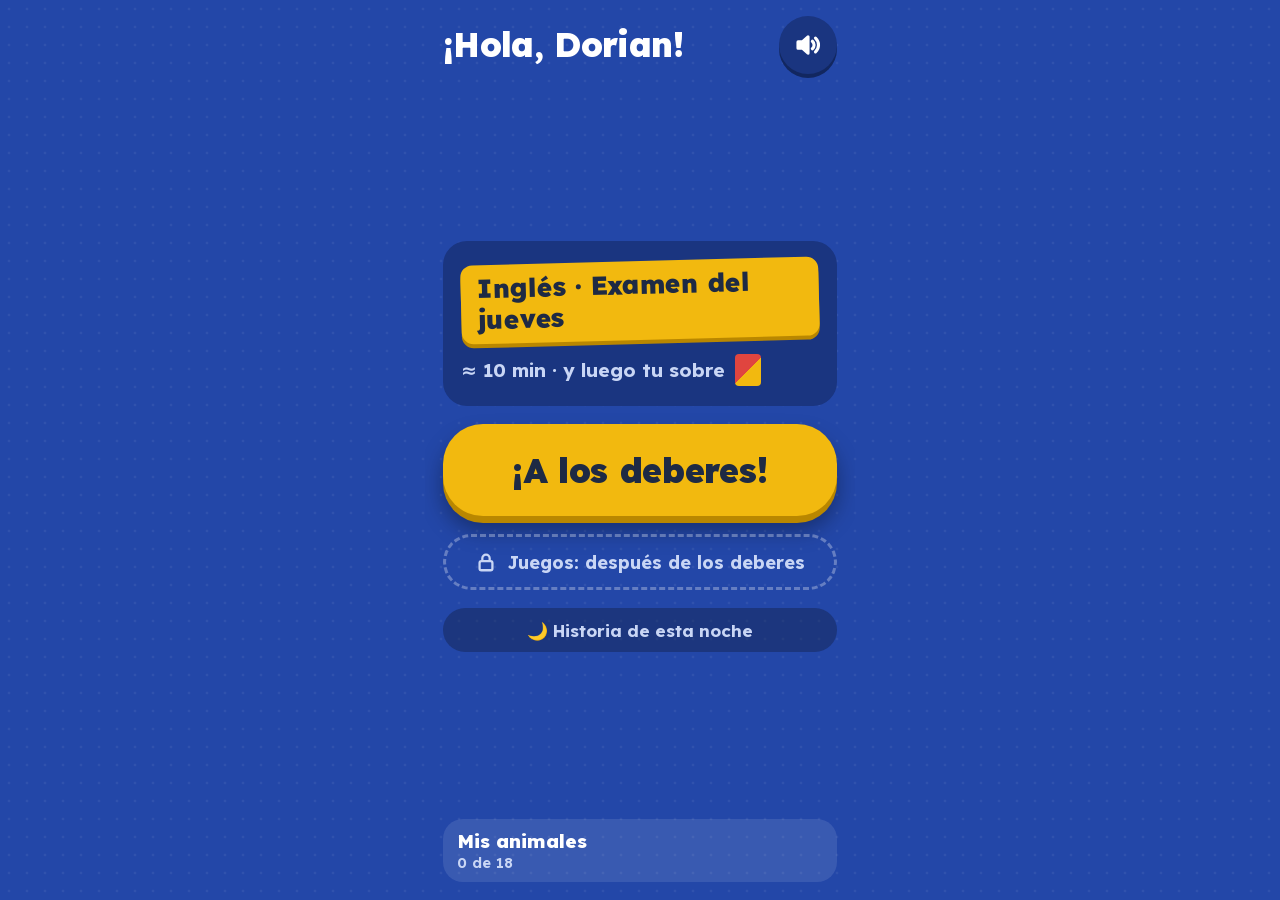
<file: guardianes.html>
<!doctype html>
<html lang="es">
<head>
<meta charset="utf-8">
<meta name="viewport" content="width=device-width,initial-scale=1,viewport-fit=cover,user-scalable=no">
<title>Los guardianes</title>
<link rel="stylesheet" href="style.css?v=10">
<link rel="stylesheet" href="pause.css?v=1">
<style>
  /* Choix du gardien */
</style>
</head>
<body>
<main class="jeu">
  <div class="hud"><h1>Guardianes</h1><div class="temps"><i id="barre"></i></div><span class="total" id="total"><i id="pastille"></i><span id="nb">0</span></span></div>
  <div class="ultimo" id="ultimo" hidden>¡Último minuto!</div>
  <section class="choix" id="choix">
    <h2>Elige tu guardián</h2>
    <div class="heros" id="heros"></div>
  </section>
  <section class="terrain" id="terrain" hidden>
    <canvas id="toile"></canvas>
    <div class="bulle" id="bulle" hidden></div>
  </section>
</main>
<section class="ecran-fin" id="fin" hidden></section>

<script src="commun.js?v=11"></script>
<script src="animaux.js?v=12"></script>
<script src="sync.js?v=7"></script>
<script src="pause-commun.js?v=4"></script>
<script>
(() => {
  const $ = (id) => document.getElementById(id);
  const DOUX = matchMedia("(prefers-reduced-motion: reduce)").matches;

  // ---- Chaque animal a son pouvoir (et nage s'il vit dans l'eau) ----
  const NAGEURS = [1, 2, 3, 4, 5, 6, 12, 13];
  const POUVOIRS = {
    1:  { txt: "Atrae los tesoros", dit: "atrae los tesoros con sus tentáculos", iman: "tentacule" },
    2:  { txt: "Rompe todo", dit: "rompe todo lo que toca", casse: 1, vit: 1.1 },
    3:  { txt: "Gigante del mar", dit: "es gigante y lo rompe todo", casse: 1, taille: 1.3, vit: .92 },
    4:  { txt: "Nada muy alto", dit: "nada muy, muy alto", nage: 1.3 },
    5:  { txt: "Nunca se cae", dit: "tiene caparazón: nunca se cae", solide: 1 },
    6:  { txt: "Nada rapidísimo", dit: "nada rapidísimo", vit: 1.25 },
    7:  { txt: "Salta y flota", dit: "salta muy alto y baja despacito", grav: .6 },
    8:  { txt: "Lengua mágica", dit: "atrapa los tesoros con su lengua", iman: "langue" },
    9:  { txt: "Rompe las rocas", dit: "rompe las rocas con sus puños", casse: 1 },
    10: { txt: "Salto doble", dit: "corre rápido y salta dos veces", vit: 1.15, sauts: 2 },
    11: { txt: "Rompe el hielo", dit: "rompe el hielo", casse: 1, taille: 1.15 },
    12: { txt: "Cuerno mágico", dit: "lo rompe todo con su cuerno", casse: 1 },
    13: { txt: "La más rápida", dit: "es la más rápida del mar", vit: 1.3 },
    14: { txt: "Salto doble", dit: "salta dos veces en la nieve", sauts: 2 },
    15: { txt: "El más fuerte", dit: "es el más fuerte: lo rompe todo", casse: 1 },
    16: { txt: "Salta altísimo", dit: "salta altísimo", saut: 1.25 },
    17: { txt: "El más rápido", dit: "corre más rápido que nadie", vit: 1.3 },
    18: { txt: "Gigante aplastador", dit: "es gigante y lo aplasta todo", casse: 1, taille: 1.35, vit: .95 },
  };
  const pouvoir = (n) => ({ vit: 1, saut: 1, grav: 1, nage: 1, taille: 1, sauts: 1, ...POUVOIRS[n] });

  // ---- Images d'évolution (en préparation avec Gemini) ----
  // À brancher ici quand elles arrivent : une image par niveau (2, 3, 4), par exemple
  // 18: [null, "img/evo/18-2.jpg", "img/evo/18-3.jpg", "img/evo/18-4.jpg"].
  // Sans image, l'animal garde sa photo et les effets de niveau (traînée, aimant, couronne).
  const EVOLUTIONS = {};

  // ---- Les 4 mondes : couleurs, obstacles, et le trésor qu'on y ramasse ----
  const MONDES = {
    mar:      { item: "perlas",    couleur: "#FFFFFF", bord: "#9FC2F0" },
    selva:    { item: "frutas",    couleur: "#F08A1C", bord: "#2E9E57" },
    polos:    { item: "cristales", couleur: "#7FD6E8", bord: "#3E6E99" },
    gigantes: { item: "gemas",     couleur: "#E0453F", bord: "#A82B26" },
  };
  // Évolution du gardien : jamais liée à une réussite, on ramasse toujours
  const NIVEAUX = PARTIE_COURTE ? [0, 18, 45, 80] : MODE_PARTIE ? [0, 50, 130, 240] : [0, 35, 100, 200]; // en partie : adaptés à la durée
  const ANNEAUX = ["#FFFFFF", "#C9D6F5", "#F2B90F", "arc"];
  const ARC = ["#E0453F", "#F08A1C", "#F2B90F", "#2E9E57", "#3FB8E8", "#B05BE0"];

  // ---- 1. Choisir son gardien parmi SES animaux ----
  choixAnimal($("heros"), { sousTitre: (a) => pouvoir(a.n).txt, surChoix: commencer });
  dire("¡Los guardianes! Elige tu guardián.");

  // ---- Toile ----
  const toile = $("toile"), g = toile.getContext("2d");
  let L, H, U, SOL, HX;
  function dimensionner() {
    const dpr = Math.min(devicePixelRatio || 1, 2), t = $("terrain");
    L = t.clientWidth; H = t.clientHeight;
    toile.width = L * dpr; toile.height = H * dpr; g.setTransform(dpr, 0, 0, dpr, 0, 0);
    U = H / 700; SOL = H * .8; HX = L * .26;
  }
  addEventListener("resize", () => { if (!$("terrain").hidden) dimensionner(); });

  // ---- Sons courts (jamais de son d'échec) ----
  const bruit = bruitFiltre;
  const sonSaut = () => note(420, 760, .14, .1);
  const sonDouble = () => { note(620, 1180, .14, .1); setTimeout(() => note(880, 1500, .12, .08), 70); };
  const sonNage = () => { note(300, 520, .12, .08); bruit(1400, 2, .08, .25); };
  const GAMME = [1046, 1175, 1318, 1568, 1760, 2093, 2349, 2637]; // les trésors enchaînés montent d'une note
  let combo = 0, dernierItem = 0;
  const sonItem = () => {
    const now = performance.now();
    combo = now - dernierItem < 900 ? Math.min(combo + 1, GAMME.length - 1) : 0; dernierItem = now;
    note(GAMME[combo], GAMME[combo] * 1.5, .1, .09);
  };
  const sonCasse = () => { bruit(700, 1.5, .25, 1); note(200, 110, .16, .22, "triangle"); note(130, 55, .32, .25, "triangle"); };
  const sonBoing = () => { note(260, 520, .18, .14, "triangle"); setTimeout(() => note(520, 300, .14, .08, "triangle"), 120); };
  const sonClonc = () => { note(700, 660, .08, .12, "square"); setTimeout(() => note(500, 480, .1, .08, "square"), 60); };
  const sonLance = () => note(180, 900, .32, .15, "triangle");
  const sonOnde = () => { note(90, 45, .3, .25, "triangle"); bruit(200, 1, .25, .6); };
  const sonEvolution = () => [523, 659, 784, 1046, 1318].forEach((f, i) => setTimeout(() => note(f, f * 1.02, .2, .12), i * 90));
  const vibre = vibrer;

  // ---- État de la partie ----
  let A, P, nage, monde, fini = false, dist = 0, vitesse = 0, prochain = 0, derniereEtoile = 0;
  let items = 0, niveau = 0, superT = 0, secousse = 0, debut = 0, flash = 0, ceremonie = 0, boost = 0, doubles = 0;
  const fileSemer = []; let finale = 0, portailPose = false, dansPortail = 1; // finale : 0 = rien, 1 = annoncée, 2 = dans le portail
  let prochaineSurprise = 0, ordreSurprises = [], lluviaT = 0, lluviaPas = 0, amigo = null;
  const objets = [], eclats = [], pops = [], ondes = [], fumees = [], ambiance = [];
  const heros = { y: 0, vy: 0, sauts: 0, chute: 0, ecrase: 1, tourne: 0, vrille: 0, charge: 0, auSol: true, img: imageSure(), imgs: [], taille: 1 };

  // Une surprise toutes les 30 à 40 s (bien plus souvent en test rapide)
  const SURPRISES = ["lluvia", "cofre", "amigo", "arcoiris", "etoile"];
  const ECART_SURPRISE = MODE_PARTIE ? DUREE_JEU * (PARTIE_COURTE ? .32 : .2) : TEST_RAPIDE ? Math.max(3500, DUREE_JEU / 6) : 33000;

  function commencer(a) {
    A = a; P = pouvoir(a.n); nage = NAGEURS.includes(a.n); monde = MONDES[a.m];
    audio().resume?.();
    $("choix").hidden = true; $("terrain").hidden = false; dimensionner();
    $("pastille").style.background = monde.couleur; $("pastille").style.borderColor = monde.bord;
    heros.img.src = imgAnimal(a.n);
    heros.sprite = imageSure(spriteAnimal(a.n));
    heros.imgs = (EVOLUTIONS[a.n] || []).map((src) => { if (!src) return null; return imageSure(src); });
    heros.y = nage ? H * .45 : SOL - rayon(); heros.vy = 0; heros.sauts = P.sauts;
    prochain = L * .9; derniereEtoile = 0;
    ordreSurprises = SURPRISES.slice().sort(() => alea() - .5);
    prochaineSurprise = Date.now() + ECART_SURPRISE * (TEST_RAPIDE || MODE_PARTIE ? 1 : .75);
    preparerAmbiance();
    const nom = a.es.charAt(0).toUpperCase() + a.es.slice(1);
    dire(`¡${nom}! ${nom} ${P.dit}. Toca la pantalla para ${nage ? "nadar" : "saltar"}.`);
    bulle(nage ? "Toca para nadar" : "Toca para saltar", 2800);
    debut = Date.now(); minuteur(); requestAnimationFrame(boucle);
  }

  const rayon = () => 34 * U * P.taille * heros.taille;
  const tailleCible = () => (superT > 0 ? 1.45 : 1) * (1 + niveau * .08);
  // Rayon de l'aimant : le pulpo et le camaleón l'ont dès le départ, tout le monde l'a au niveau 3
  const rayonAimant = () => (P.iman ? 170 : 0) * U + (niveau >= 2 ? 130 * U : 0);

  // ---- Une seule action : toucher l'écran ----
  toile.addEventListener("pointerdown", () => {
    if (fini) return;
    if (nage) {
      heros.vy = -430 * U * P.nage; sonNage(); heros.ecrase = .8;
      for (let i = 0; i < 4; i++) fumee(HX - rayon() * .7, heros.y + (Math.random() - .5) * rayon(), "bulle");
      return;
    }
    if (heros.sauts > 0) {
      const double = !heros.auSol; // déjà en l'air : c'est le 2e saut
      heros.vy = -1050 * U * P.saut * (double ? .92 : 1); heros.sauts--; heros.ecrase = .75; heros.auSol = false;
      if (double) {
        heros.vrille = 1; sonDouble(); vibre(12);
        for (let i = 0; i < 7; i++) fumee(HX + (Math.random() - .5) * rayon() * 1.4, heros.y + rayon(), "nuage", "#FFFFFF");
        if (doubles++ < 3) pop(HX, heros.y + rayon() + 20 * U, "¡Doble!", "#FFFFFF");
      } else {
        sonSaut();
        for (let i = 0; i < 4; i++) fumee(HX + (Math.random() - .5) * rayon(), SOL, "nuage", couleurPoussiere());
      }
    }
  });

  // ---- Ce qui arrive devant : obstacles, trésors, plateformes, surprises ----
  const hasard = (a, b) => a + Math.random() * (b - a);
  // Le hasard du parcours : en mode partie, il vient de la graine (jamais deux parties pareilles à la suite)
  const alea = (() => { if (!MODE_PARTIE) return Math.random; let a = (GRAINE * 2654435761) >>> 0; return () => { a = (a + 0x6D2B79F5) >>> 0; let t = Math.imul(a ^ (a >>> 15), 1 | a); t = (t + Math.imul(t ^ (t >>> 7), 61 | t)) ^ t; return ((t ^ (t >>> 14)) >>> 0) / 4294967296; }; })();
  const entre = (a, b) => a + alea() * (b - a);
  const arc = (x0, y0, n, dx, haut) => { for (let i = 0; i < n; i++) objets.push({ t: "item", x: x0 + i * dx, y: y0 - Math.sin(i / (n - 1) * Math.PI) * haut }); };
  function semer() {
    if (portailPose) { prochain += L; return; } // après le portail : plus rien, le chemin est libre
    const x = prochain, special = fileSemer.shift() || null;
    let fin = x;
    if (special === "portal") { // la vraie fin de la partie
      objets.push({ t: "portail", x, w: 120 * U }); portailPose = true;
      fin = x + 120 * U;
    } else if (special === "cofre") {
      const w = 90 * U, h = 74 * U;
      objets.push({ t: "cofre", x, w, h, annonce: "¡Un cofre del tesoro!" });
      fin = x + w;
    } else if (special === "arcoiris") {
      if (nage) {
        const R = 220 * U, base = SOL - 30 * U;
        objets.push({ t: "arche", x, cx: x + R, R, base, annonce: "¡Un arcoíris de tesoros!" });
        for (let i = 0; i < 11; i++) { const a = Math.PI - i / 10 * Math.PI; objets.push({ t: "item", x: x + R + Math.cos(a) * R, y: base - Math.sin(a) * R }); }
        fin = x + 2 * R;
      } else {
        objets.push({ t: "lanzador", k: "arcoiris", x, w: 64 * U, annonce: "¡Un puente arcoíris!" });
        const px = x + 150 * U, w = 720 * U, y = SOL - 200 * U;
        objets.push({ t: "plat", arc: true, x: px, w, y });
        for (let i = 0; i < 12; i++) objets.push({ t: "item", x: px + 30 * U + i * (w - 60 * U) / 11, y: y - 34 * U });
        fin = px + w;
      }
    } else if (special === "etoile") {
      objets.push({ t: "etoile", x, y: nage ? H * .45 : SOL - 150 * U }); derniereEtoile = dist; fin = x + 60 * U;
    } else if (alea() < (MODE_PARTIE ? .45 : .32)) {
      fin = passageDuMonde(x);
    } else if (nage) {
      const r = alea(), surface = H * .14;
      if (r < .38) { // corail qui monte du fond, avec des perles au-dessus
        const h = entre(.18, .34) * H, w = 54 * U;
        objets.push({ t: "obst", k: "corail", x, w, h });
        arc(x - 40 * U, SOL - h - 70 * U, 4, 45 * U, 40 * U); fin = x + w;
      } else if (r < .68) { // méduse rigolote qui flotte
        const y = entre(surface + 90 * U, SOL - 140 * U);
        objets.push({ t: "meduse", x, y0: y, y, r: 26 * U, ph: alea() * 6 });
        const autre = y > H * .45 ? y - 130 * U : y + 130 * U;
        arc(x - 60 * U, autre, 4, 42 * U, 0); fin = x + 80 * U;
      } else { // vague de perles
        const y0 = entre(surface + 80 * U, SOL - 80 * U);
        for (let i = 0; i < 6; i++) objets.push({ t: "item", x: x + i * 42 * U, y: y0 + Math.sin(i * .9) * 50 * U });
        fin = x + 250 * U;
      }
    } else {
      const r = alea();
      const k = { selva: "tronco", polos: "hielo", gigantes: "roca" }[A.m];
      if (r < .36) { // un obstacle, et un arc de trésors pour le sauter
        const h = entre(40, 72) * U, w = entre(46, 70) * U;
        objets.push({ t: "obst", k, x, w, h });
        arc(x - 50 * U, SOL - 70 * U, 5, 40 * U, 120 * U); fin = x + w;
      } else if (r < .62) { // une plateforme avec des trésors dessus
        const w = entre(160, 230) * U, y = SOL - entre(140, 175) * U;
        objets.push({ t: "plat", x, w, y });
        for (let i = 0; i < 4; i++) objets.push({ t: "item", x: x + 25 * U + i * (w - 50 * U) / 3, y: y - 34 * U });
        fin = x + w;
      } else if (r < .8) { // deux petits obstacles
        const h = 42 * U, w = 46 * U;
        objets.push({ t: "obst", k, x, w, h }, { t: "obst", k, x: x + 300 * U, w, h });
        arc(x + 80 * U, SOL - 40 * U, 4, 40 * U, 0); fin = x + 300 * U + w;
      } else { // une file de trésors au sol
        for (let i = 0; i < 5; i++) objets.push({ t: "item", x: x + i * 40 * U, y: SOL - 30 * U });
        fin = x + 200 * U;
      }
    }
    // l'étoile de temps en temps (en plus de la surprise « étoile »)
    if (!special && dist - derniereEtoile > 5200 * U) {
      objets.push({ t: "etoile", x: fin + 140 * U, y: nage ? entre(H * .14 + 80 * U, SOL - 90 * U) : SOL - 150 * U }); derniereEtoile = dist;
    }
    prochain = fin + entre(320, 470) * U * Math.max(1, vitesseBase() / (220 * U));
  }
  // Les passages propres à chaque monde
  function passageDuMonde(x) {
    const premier = alea() < .5;
    if (nage) {
      if (premier) { // un courant de bulles qui fait remonter
        const w = 110 * U; objets.push({ t: "corriente", x, w });
        for (let i = 0; i < 5; i++) objets.push({ t: "item", x: x + w / 2, y: SOL - 70 * U - i * 66 * U });
        return x + w;
      }
      objets.push({ t: "almeja", x }); return x + 60 * U; // une coquille qui s'ouvre sur des perles
    }
    if (premier) { // le tremplin du monde : feuille, bosse de neige, geyser
      objets.push({ t: "lanzador", k: { selva: "hoja", polos: "nieve", gigantes: "geiser" }[A.m], x, w: 64 * U });
      arc(x + 20 * U, SOL - 120 * U, 7, 42 * U, 260 * U); return x + 330 * U;
    }
    if (A.m === "selva") { // des lianes chargées de fruits
      for (let i = 0; i < 3; i++) {
        const lx = x + i * 150 * U, ly = SOL - entre(150, 190) * U;
        objets.push({ t: "liana", x: lx, y: ly, ph: alea() * 6 });
        for (let k = 0; k < 3; k++) objets.push({ t: "item", x: lx + (k - 1) * 22 * U, y: ly + 16 * U + (k === 1 ? 12 * U : 0) });
      }
      return x + 330 * U;
    }
    if (A.m === "polos") { // une piste de glace où l'on glisse très vite
      const w = 560 * U; objets.push({ t: "pista", x, w });
      for (let i = 0; i < 8; i++) objets.push({ t: "item", x: x + 40 * U + i * 65 * U, y: SOL - 30 * U });
      return x + w;
    }
    for (let i = 0; i < 3; i++) objets.push({ t: "huevo", x: x + i * 190 * U }); // des œufs géants qui éclosent en gemmes
    return x + 420 * U;
  }
  const vitesseBase = () => 220 * U * P.vit * (1 + Math.min(.2, (Date.now() - debut) / 180000 * .2));

  // ---- Les surprises ----
  function surprise(k) {
    if (fini) return;
    if (k === "lluvia") {
      lluviaT = 5; lluviaPas = 0; sonBien();
      bulle("¡Lluvia de tesoros!", 2600, true); dire(`¡Lluvia de ${monde.item}!`);
    } else if (k === "amigo") {
      const memes = mesAnimaux(1).filter((n) => n !== A.n && NAGEURS.includes(n) === nage);
      const liste = memes.length ? memes : mesAnimaux(1).filter((n) => n !== A.n);
      const a = animalN(liste[Math.floor(alea() * liste.length)] || (A.n === 6 ? 5 : 6));
      const img = imageSure(imgAnimal(a.n)); const sprite = imageSure(spriteAnimal(a.n));
      amigo = { a, img, sprite, t: 10, x: -40 * U, y: heros.y, part: false };
      sonBien(); bulle("¡Un amigo te ayuda!", 2600, true); dire(`¡Mira! ¡${nomMaj(a)} viene a ayudarte!`);
    } else fileSemer.push(k); // apparaît devant, annoncé quand il arrive à l'écran
  }

  // ---- Petits événements ----
  const bulle = (txt, ms, or) => messageJeu($("bulle"), txt, ms, or);
  function jaillir(x, y, couleur, n, force = 1) {
    if (DOUX) n = Math.ceil(n / 3);
    n = Math.min(n, 260 - eclats.length); // le téléphone de la grand-mère dit merci
    for (let i = 0; i < n; i++) { const a = Math.random() * 6.28, v = (2 + Math.random() * 5) * force; eclats.push({ x, y, vx: Math.cos(a) * v, vy: Math.sin(a) * v - 2.5, t: 1, s: (4 + Math.random() * 6) * U * 1.4, c: couleur }); }
  }
  // Petits textes qui montent (« +1 », « ¡CRAC! »)
  function pop(x, y, txt, c, taille = 1) { if (pops.length < 14) pops.push({ x, y, txt, c, t: 1, taille }); }
  // Poussière, nuages, bulles, vapeur
  function fumee(x, y, k, c) {
    if (DOUX && Math.random() < .6) return;
    if (fumees.length > 90) return;
    const bulleEau = k === "bulle";
    fumees.push({ x, y, k, c: c || "#FFFFFF", vx: (Math.random() - .5) * (bulleEau ? 30 : 90) * U, vy: (bulleEau ? -hasard(60, 120) : -hasard(10, 50)) * U, r: (bulleEau ? hasard(3, 7) : hasard(6, 13)) * U, t: 1 });
  }
  const couleurPoussiere = () => ({ selva: "#C9A27A", polos: "#FFFFFF", gigantes: "#E9CB8A" })[A.m] || "#FFFFFF";

  function ramasser(o, sx, sy) {
    o.pris = true; items++; $("nb").textContent = items; sonItem();
    const t = $("total"); t.classList.remove("pop"); void t.offsetWidth; t.classList.add("pop");
    jaillir(sx, sy, monde.couleur, 4, .6);
    pop(sx, sy - 12 * U, "+1", "#FFFFFF", combo >= 4 ? 1.25 : 1);
    // Il évolue en ramassant (ça arrive toujours, ce n'est jamais un score à atteindre)
    if (niveau < NIVEAUX.length - 1 && items >= NIVEAUX[niveau + 1]) evoluer();
  }
  function evoluer() {
    niveau++; ceremonie = 1.3; flash = DOUX ? .25 : .7; sonEvolution(); vibre([20, 40, 20, 40, 60]);
    jaillir(HX, heros.y, "#F2B90F", 30, 1.5); jaillir(HX, heros.y, "#FFFFFF", 14, 1.2);
    ondes.push({ x: HX, y: heros.y, r: rayon(), t: 1, c: "#F2B90F" });
    const quoi = ["", "¡Ahora brilla!", P.iman ? "¡Atrae los tesoros desde más lejos!" : "¡Ahora atrae los tesoros!", "¡Con corona de guardián!"][niveau];
    bulle(`¡Nivel ${niveau + 1}!`, 2800, true); // court, pour tenir sur un téléphone ; la voix dit le reste
    pop(HX, heros.y - rayon() - 40 * U, ["", "¡Brilla!", "¡Imán!", "¡Corona!"][niveau], "#F2B90F", 1.4);
    dire(`¡Tu guardián crece! ¡Nivel ${niveau + 1}! ${quoi}`);
  }
  function trebucher(o) {
    o.touche = true;
    if (superT > 0 || heros.chute > 0) return;
    if (P.solide) { // la tortue : « ¡Clonc! » et elle ne bouge pas
      o.tremble = .5; sonClonc(); vibre(10);
      pop(HX + rayon(), heros.y - rayon(), "¡Clonc!", "#FFFFFF", 1.1);
      return;
    }
    heros.chute = .7; heros.vy = -520 * U; sonBoing(); vibre(15);
    pop(HX, heros.y - rayon() - 10 * U, rireAuHasard(), "#FFFFFF");
    if (Math.random() < .35) dire(rireAuHasard());
  }
  function casser(o, sx) {
    o.casse = true; sonCasse(); vibre(40);
    const gros = P.taille >= 1.3;
    if (!DOUX) secousse = gros ? 22 : 15;
    const c = { corail: "#F28AB2", tronco: "#8A5A2E", hielo: "#CFE8FF", roca: "#9C6B3F" }[o.k] || "#999";
    const mx = sx + o.w / 2, my = SOL - o.h / 2;
    jaillir(mx, my, c, 22, 1.8); jaillir(mx, my, "#FFFFFF", 6, 1.2);
    pop(mx, SOL - o.h - 24 * U, "¡CRAC!", "#F2B90F", gros ? 1.8 : 1.5);
    if (gros) { ondes.push({ x: mx, y: SOL, r: 12 * U, t: 1, c: "#FFFFFF", sol: true }); sonOnde(); }
    // les trésors cachés dedans jaillissent, et on les attrape tous
    for (let k = 0; k < 3; k++) objets.push({ t: "item", x: o.x + o.w / 2, y: SOL - o.h - 20 * U, vx: hasard(-60, 160) * U, vy: -hasard(450, 750) * U, aimante: true, delai: .35 + k * .08 });
  }
  function ouvrirCofre(o, sx) {
    o.casse = true; sonCasse(); sonEvolution(); vibre([30, 30, 60]);
    if (!DOUX) secousse = 14; flash = DOUX ? .15 : .4;
    jaillir(sx + o.w / 2, SOL - o.h / 2, "#F2B90F", 34, 1.8); jaillir(sx + o.w / 2, SOL - o.h / 2, "#8A5A2E", 12, 1.4);
    pop(sx + o.w / 2, SOL - o.h - 24 * U, "¡Tesoro!", "#F2B90F", 1.7);
    for (let k = 0; k < 12; k++) objets.push({ t: "item", x: o.x + o.w / 2, y: SOL - o.h, vx: hasard(-120, 260) * U, vy: -hasard(500, 950) * U, aimante: true, delai: .4 + k * .05 });
  }
  function eclore(o, sx) { // l'œuf géant (gigantes)
    o.casse = true; note(900, 500, .1, .12, "triangle"); bruit(2500, 2, .12, .5); vibre(20);
    jaillir(sx, SOL - 28 * U, "#FFF3D6", 12, 1.2); jaillir(sx, SOL - 28 * U, "#7CC46A", 6, 1);
    pop(sx, SOL - 70 * U, "¡Crac!", "#FFFFFF");
    for (let k = 0; k < 4; k++) objets.push({ t: "item", x: o.x, y: SOL - 40 * U, vx: hasard(-40, 120) * U, vy: -hasard(400, 650) * U, aimante: true, delai: .3 + k * .07 });
  }
  function ouvrirAlmeja(o, sx) {
    o.ouvert = true; SONS_JEU.gemme(); vibre(15);
    jaillir(sx, SOL - 20 * U, "#FFFFFF", 10, 1);
    pop(sx, SOL - 60 * U, "¡Perlas!", "#FFFFFF");
    for (let k = 0; k < 3; k++) objets.push({ t: "item", x: o.x, y: SOL - 26 * U, vx: hasard(0, 80) * U, vy: -hasard(250, 400) * U, aimante: true, delai: .2 + k * .1 });
  }
  function lancer(o) {
    o.lance = true; o.actif = .5;
    heros.vy = -1400 * U * Math.sqrt(P.grav); heros.sauts = P.sauts; heros.ecrase = 1.35; heros.auSol = false;
    sonLance(); vibre(20);
    const c = { hoja: "#7CC46A", nieve: "#FFFFFF", geiser: "#FFFFFF", arcoiris: "#F2B90F" }[o.k];
    for (let i = 0; i < 8; i++) fumee(HX + (Math.random() - .5) * 60 * U, SOL - 10 * U, "nuage", c);
  }

  // ---- Les décors (jamais de noir) ----
  function decor(t) {
    const m = A.m;
    const ciel = nage ? (m === "polos" ? ["#B9DDF5", "#6FA9D8"] : ["#6CC4F5", "#2F7FD0"])
      : ({ selva: ["#BFF0D0", "#E9FBEF"], polos: ["#D6E4FF", "#F1F5FF"], gigantes: ["#FFD38A", "#FFF1CF"] })[m];
    const gr = g.createLinearGradient(0, 0, 0, H); gr.addColorStop(0, ciel[0]); gr.addColorStop(1, ciel[1]);
    g.fillStyle = gr; g.fillRect(0, 0, L, H);
    const loin = (k, larg) => -((dist * k) % larg);
    if (nage) {
      // rayons de lumière, banquise ou surface, algues
      g.fillStyle = "rgba(255,255,255,.12)";
      for (let i = 0; i < 4; i++) { const x = loin(.2, L * 1.2) + i * L * .4; g.beginPath(); g.moveTo(x, 0); g.lineTo(x + 50 * U, 0); g.lineTo(x - 40 * U, H); g.lineTo(x - 100 * U, H); g.fill(); }
      dessinerAmbiance(t); // poissons au loin, derrière les algues
      g.fillStyle = m === "polos" ? "#F4F8FF" : "rgba(255,255,255,.35)";
      if (m === "polos") for (let i = 0; i < 5; i++) { const x = loin(.5, L * 1.5) + i * L * .38; rect(x, -10 * U, L * .3, H * .1, 14); g.fill(); }
      else { g.fillRect(0, H * .12, L, 3 * U); }
      g.strokeStyle = "#2E9E57"; g.lineWidth = 7 * U; g.lineCap = "round";
      for (let i = 0; i < 6; i++) { const x = loin(.7, L * 1.3) + i * L * .26; g.beginPath(); g.moveTo(x, SOL); g.quadraticCurveTo(x + Math.sin(t / 700 + i) * 16 * U, SOL - 50 * U, x + Math.sin(t / 600 + i) * 10 * U, SOL - (70 + i % 3 * 25) * U); g.stroke(); }
      g.fillStyle = m === "polos" ? "#E7F0FF" : "#F2D58A"; g.fillRect(0, SOL, L, H - SOL);
      g.fillStyle = "rgba(0,0,0,.06)"; for (let i = 0; i < 12; i++) { const x = loin(1, L) + i * L / 6; g.beginPath(); g.arc(x, SOL + 20 * U + (i % 3) * 18 * U, 4 * U, 0, 7); g.fill(); }
    } else {
      // nuages
      g.fillStyle = "rgba(255,255,255,.85)";
      for (let i = 0; i < 3; i++) { const x = loin(.06, L * 1.5) + i * L * .55, y = H * (.12 + (i % 2) * .1); g.beginPath(); g.arc(x, y, 22 * U, 0, 7); g.arc(x + 26 * U, y - 8 * U, 28 * U, 0, 7); g.arc(x + 54 * U, y, 20 * U, 0, 7); g.fill(); }
      // montagnes / collines au loin
      const couleursLoin = { selva: "#8FD3A5", polos: "#C9C1EE", gigantes: "#E9A86A" }[m];
      g.fillStyle = couleursLoin;
      for (let i = 0; i < 5; i++) { const x = loin(.15, L * 1.6) + i * L * .45; g.beginPath(); g.moveTo(x - 120 * U, SOL); g.lineTo(x, SOL - (m === "selva" ? 150 : 230) * U); g.lineTo(x + 120 * U, SOL); g.fill(); }
      if (m === "gigantes") { // volcan qui fume doucement
        const x = loin(.1, L * 2) + L * 1.2; g.fillStyle = "#B5734A"; g.beginPath(); g.moveTo(x - 110 * U, SOL); g.lineTo(x - 30 * U, SOL - 260 * U); g.lineTo(x + 30 * U, SOL - 260 * U); g.lineTo(x + 110 * U, SOL); g.fill();
        g.fillStyle = "rgba(255,255,255,.6)"; for (let i = 0; i < 3; i++) { g.beginPath(); g.arc(x + Math.sin(t / 900 + i) * 12 * U, SOL - (285 + i * 30) * U - (t / 40 % 30) * U, (16 + i * 6) * U, 0, 7); g.fill(); }
      }
      // arbres / acacias / sapins plus près
      for (let i = 0; i < 4; i++) {
        const x = loin(.45, L * 1.4) + i * L * .38;
        if (m === "selva") { g.fillStyle = "#8A5A2E"; g.fillRect(x - 6 * U, SOL - 120 * U, 12 * U, 120 * U); g.fillStyle = "#2E9E57"; g.beginPath(); g.arc(x, SOL - 130 * U, 46 * U, 0, 7); g.arc(x - 30 * U, SOL - 110 * U, 30 * U, 0, 7); g.arc(x + 32 * U, SOL - 108 * U, 30 * U, 0, 7); g.fill(); }
        else if (m === "polos") { g.fillStyle = "#3E6E99"; g.beginPath(); g.moveTo(x, SOL - 120 * U); g.lineTo(x + 34 * U, SOL - 20 * U); g.lineTo(x - 34 * U, SOL - 20 * U); g.fill(); g.fillStyle = "#fff"; g.beginPath(); g.moveTo(x, SOL - 120 * U); g.lineTo(x + 14 * U, SOL - 80 * U); g.lineTo(x - 14 * U, SOL - 80 * U); g.fill(); }
        else { g.strokeStyle = "#7A5230"; g.lineWidth = 8 * U; g.beginPath(); g.moveTo(x, SOL); g.lineTo(x, SOL - 90 * U); g.stroke(); g.fillStyle = "#6FA83A"; g.beginPath(); g.ellipse(x, SOL - 100 * U, 58 * U, 18 * U, 0, 0, 7); g.fill(); }
      }
      dessinerAmbiance(t); // papillons, neige, feuilles : devant les arbres, derrière le jeu
      // le sol
      const sol = { selva: ["#6B4A2B", "#58B947"], polos: ["#FFFFFF", "#CFE3FF"], gigantes: ["#D9B45A", "#B98A3A"] }[m];
      g.fillStyle = sol[0]; g.fillRect(0, SOL, L, H - SOL);
      g.fillStyle = sol[1]; g.fillRect(0, SOL, L, 10 * U);
      g.fillStyle = "rgba(0,0,0,.08)"; for (let i = 0; i < 10; i++) { const x = loin(1, L) + i * L / 5; g.beginPath(); g.arc(x, SOL + 30 * U + (i % 3) * 20 * U, 5 * U, 0, 7); g.fill(); }
    }
  }

  // ---- Un peu de vie au fond, pâle et lente (pour ne pas brouiller le jeu) ----
  function preparerAmbiance() {
    ambiance.length = 0;
    const k = nage ? "poisson" : { selva: "papillon", polos: "neige", gigantes: "feuille" }[A.m];
    let n = { poisson: 4, papillon: 3, neige: 26, feuille: 7 }[k];
    if (DOUX_JEU) n = Math.ceil(n / 2);
    for (let i = 0; i < n; i++) ambiance.push({ k, x: Math.random() * L, y: hasard(H * .2, SOL - 40 * U), v: hasard(.6, 1.4), ph: Math.random() * 6, c: ["#F2B90F", "#E77FB0", "#FFFFFF", "#7FD6E8"][i % 4] });
  }
  let avantAmbiance = 0;
  function dessinerAmbiance(t) {
    const dt = Math.min(.04, (t - avantAmbiance) / 1000 || 0); avantAmbiance = t;
    const lent = DOUX_JEU ? .5 : 1;
    for (const p of ambiance) {
      if (p.k === "poisson") {
        p.x -= (25 + vitesse * .15) * p.v * dt * lent; if (p.x < -40 * U) { p.x = L + 40 * U; p.y = hasard(H * .2, SOL - 60 * U); }
        const y = p.y + Math.sin(t / 900 + p.ph) * 8 * U, s = 10 * U * p.v;
        g.fillStyle = "rgba(255,255,255,.28)";
        g.beginPath(); g.ellipse(p.x, y, s * 1.6, s, 0, 0, 7); g.fill();
        g.beginPath(); g.moveTo(p.x + s * 1.4, y); g.lineTo(p.x + s * 2.6, y - s * .8); g.lineTo(p.x + s * 2.6, y + s * .8); g.fill();
      } else if (p.k === "papillon") {
        p.x -= (20 + vitesse * .2) * p.v * dt * lent; if (p.x < -20 * U) { p.x = L + 20 * U; p.y = hasard(H * .2, SOL - 80 * U); }
        const y = p.y + Math.sin(t / 500 + p.ph) * 20 * U, b = Math.abs(Math.sin(t / 90 + p.ph)) * 8 * U + 2 * U;
        g.globalAlpha = .75; g.fillStyle = p.c;
        g.beginPath(); g.ellipse(p.x - b * .6, y, b, 7 * U, -.4, 0, 7); g.ellipse(p.x + b * .6, y, b, 7 * U, .4, 0, 7); g.fill();
        g.globalAlpha = 1;
      } else if (p.k === "neige") {
        p.y += 30 * p.v * U * dt * lent; p.x -= (10 + vitesse * .25) * dt * lent + Math.sin(t / 800 + p.ph) * .3;
        if (p.y > SOL) { p.y = -5; p.x = Math.random() * L * 1.2; } if (p.x < -5) p.x = L + 5;
        g.fillStyle = "rgba(255,255,255,.9)"; g.beginPath(); g.arc(p.x, p.y, 2.5 * U * p.v, 0, 7); g.fill();
      } else {
        p.x -= (30 + vitesse * .3) * p.v * dt * lent; p.y += Math.sin(t / 600 + p.ph) * .4;
        if (p.x < -20 * U) { p.x = L + 20 * U; p.y = hasard(H * .2, SOL - 60 * U); }
        g.save(); g.translate(p.x, p.y); g.rotate(t / 500 + p.ph); g.globalAlpha = .55;
        g.fillStyle = p.v > 1 ? "#6FA83A" : "#D9A23A"; g.beginPath(); g.ellipse(0, 0, 8 * U, 3.5 * U, 0, 0, 7); g.fill();
        g.restore();
      }
    }
  }

  function rect(x, y, w, h, r) { g.beginPath(); if (g.roundRect) g.roundRect(x, y, w, h, r); else g.rect(x, y, w, h); }
  function etoile5(x, y, k) { g.beginPath(); for (let i = 0; i < 10; i++) { const a = i * Math.PI / 5 - Math.PI / 2, rr = i % 2 ? k * .45 : k; g.lineTo(x + Math.cos(a) * rr, y + Math.sin(a) * rr); } g.closePath(); }

  // Ce qui est « au fond » (dessiné avant les trésors)
  const AU_FOND = ["arche", "corriente", "pista", "liana"];
  function dessinerFond(o, sx, t) {
    if (o.t === "arche") {
      const cx = o.cx - o.x + sx;
      g.lineWidth = 12 * U; g.globalAlpha = .45;
      ARC.forEach((c, i) => { g.strokeStyle = c; g.beginPath(); g.arc(cx, o.base, o.R + (2.5 - i) * 12 * U, Math.PI, 0); g.stroke(); });
      g.globalAlpha = 1;
    } else if (o.t === "corriente") {
      g.fillStyle = "rgba(255,255,255,.13)"; rect(sx, H * .14, o.w, SOL - H * .14, 30 * U); g.fill();
      g.strokeStyle = "rgba(255,255,255,.75)"; g.lineWidth = 2.5 * U;
      const haut = SOL - H * .14;
      for (let k = 0; k < 9; k++) {
        const by = SOL - ((t / 4 + k * haut / 9) % haut), bx = sx + o.w * (.2 + (k * 37 % 60) / 100) + Math.sin(t / 300 + k) * 6 * U;
        g.beginPath(); g.arc(bx, by, (4 + k % 3 * 3) * U, 0, 7); g.stroke();
      }
    } else if (o.t === "pista") {
      g.fillStyle = "#BFE3FA"; rect(sx, SOL - 4 * U, o.w, 14 * U, 7 * U); g.fill();
      g.strokeStyle = "rgba(255,255,255,.95)"; g.lineWidth = 3 * U;
      for (let k = 0; k < o.w / (60 * U); k++) { const x = sx + 20 * U + k * 60 * U; g.beginPath(); g.moveTo(x, SOL + 6 * U); g.lineTo(x + 24 * U, SOL - 1 * U); g.stroke(); }
    } else if (o.t === "liana") {
      const bal = Math.sin(t / 700 + o.ph) * 10 * U;
      g.strokeStyle = "#3E8E4A"; g.lineWidth = 5 * U; g.lineCap = "round";
      g.beginPath(); g.moveTo(sx, -5); g.quadraticCurveTo(sx + bal * .5, o.y * .5, sx + bal, o.y); g.stroke();
      g.fillStyle = "#58B947";
      for (let k = 1; k < 5; k++) { const yy = o.y * k / 5; g.beginPath(); g.ellipse(sx + bal * k / 5 + (k % 2 ? 8 : -8) * U, yy, 9 * U, 4.5 * U, k % 2 ? .5 : -.5, 0, 7); g.fill(); }
    }
  }

  function dessinerObjet(o, sx, t) {
    g.strokeStyle = "#1E2A44"; g.lineWidth = 3 * U; g.lineJoin = "round"; g.lineCap = "round";
    if (o.t === "item") {
      const y = o.y + (o.vy || o.aimante ? 0 : Math.sin(t / 250 + o.x) * 4 * U), r = 11 * U;
      g.fillStyle = monde.couleur; g.beginPath();
      if (A.m === "polos" || A.m === "gigantes") { g.moveTo(sx, y - r * 1.3); g.lineTo(sx + r, y); g.lineTo(sx, y + r * 1.3); g.lineTo(sx - r, y); g.closePath(); }
      else g.arc(sx, y, r, 0, 7);
      g.fill(); g.stroke();
      if (A.m === "selva") { g.strokeStyle = "#2E9E57"; g.beginPath(); g.moveTo(sx, y - r); g.lineTo(sx + 5 * U, y - r - 7 * U); g.stroke(); }
      g.fillStyle = "rgba(255,255,255,.7)"; g.beginPath(); g.arc(sx - r * .35, y - r * .35, r * .28, 0, 7); g.fill();
    } else if (o.t === "etoile") {
      const k = 24 * U * (1 + Math.sin(t / 150) * .12);
      g.save(); g.translate(sx, o.y); g.rotate(t / 600);
      g.fillStyle = "#F2B90F"; etoile5(0, 0, k); g.fill(); g.stroke();
      g.restore();
    } else if (o.t === "plat") {
      if (o.arc) { // le pont arc-en-ciel
        const h = 24 * U;
        g.save(); rect(sx, o.y, o.w, h, 12 * U); g.clip();
        ARC.forEach((c, i) => { g.fillStyle = c; g.fillRect(sx, o.y + i * h / 6, o.w, h / 6 + 1); });
        g.restore(); rect(sx, o.y, o.w, h, 12 * U); g.stroke();
      } else {
        const c = { selva: ["#8A5A2E", "#58B947"], polos: ["#CFE8FF", "#FFFFFF"], gigantes: ["#9C6B3F", "#D9B45A"] }[A.m];
        g.fillStyle = c[0]; rect(sx, o.y, o.w, 22 * U, 10 * U); g.fill(); g.stroke();
        g.fillStyle = c[1]; rect(sx + 2 * U, o.y + 2 * U, o.w - 4 * U, 7 * U, 6 * U); g.fill();
      }
    } else if (o.t === "obst") {
      if (o.tremble > 0) sx += Math.sin(t / 18) * 5 * U * o.tremble;
      const y = SOL - o.h;
      if (o.k === "corail") {
        g.fillStyle = "#F28AB2";
        rect(sx + o.w * .3, y, o.w * .4, o.h, 12 * U); g.fill(); g.stroke();
        rect(sx, y + o.h * .3, o.w * .35, o.h * .7, 10 * U); g.fill(); g.stroke();
        rect(sx + o.w * .65, y + o.h * .15, o.w * .35, o.h * .85, 10 * U); g.fill(); g.stroke();
      } else if (o.k === "tronco") {
        g.fillStyle = "#A8743F"; rect(sx, y, o.w, o.h, 10 * U); g.fill(); g.stroke();
        g.fillStyle = "#D9A56A"; g.beginPath(); g.ellipse(sx + o.w * .5, y + 8 * U, o.w * .35, 6 * U, 0, 0, 7); g.fill(); g.stroke();
      } else if (o.k === "hielo") {
        g.fillStyle = "#BFE3FA"; rect(sx, y, o.w, o.h, 8 * U); g.fill(); g.stroke();
        g.fillStyle = "rgba(255,255,255,.8)"; rect(sx + 6 * U, y + 6 * U, o.w * .25, o.h * .5, 4 * U); g.fill();
      } else {
        g.fillStyle = "#9C6B3F"; g.beginPath(); g.moveTo(sx, SOL); g.lineTo(sx + o.w * .1, y + o.h * .3); g.lineTo(sx + o.w * .45, y); g.lineTo(sx + o.w * .9, y + o.h * .25); g.lineTo(sx + o.w, SOL); g.closePath(); g.fill(); g.stroke();
        g.fillStyle = "#B98A5A"; g.beginPath(); g.arc(sx + o.w * .4, y + o.h * .45, 6 * U, 0, 7); g.fill();
      }
    } else if (o.t === "meduse") {
      const r = o.r, y = o.y;
      g.fillStyle = "#C9A7F2";
      g.beginPath(); g.arc(sx, y, r, Math.PI, 0); g.lineTo(sx + r, y + 4 * U); g.lineTo(sx - r, y + 4 * U); g.closePath(); g.fill(); g.stroke();
      g.strokeStyle = "#8F6FD0"; g.lineWidth = 3 * U;
      for (let i = -2; i <= 2; i++) { g.beginPath(); g.moveTo(sx + i * r * .35, y + 4 * U); g.quadraticCurveTo(sx + i * r * .35 + Math.sin(t / 200 + i) * 6 * U, y + 22 * U, sx + i * r * .35, y + 36 * U); g.stroke(); }
      g.fillStyle = "#1E2A44"; g.beginPath(); g.arc(sx - r * .35, y - r * .3, 3 * U, 0, 7); g.arc(sx + r * .35, y - r * .3, 3 * U, 0, 7); g.fill();
      g.strokeStyle = "#1E2A44"; g.lineWidth = 2.5 * U; g.beginPath();
      if (o.rit > 0) g.arc(sx, y - r * .1, r * .25, 0, Math.PI); else g.arc(sx, y - r * .15, r * .2, .3, Math.PI - .3);
      g.stroke();
    } else if (o.t === "cofre") { // le coffre au trésor : il brille et se dandine
      const y = SOL - o.h, d = Math.sin(t / 160) * .05;
      g.save(); g.translate(sx + o.w / 2, SOL); g.rotate(d); g.translate(-o.w / 2, -o.h);
      g.fillStyle = "rgba(242,185,15,.35)"; g.beginPath(); g.arc(o.w / 2, o.h / 2, o.w * (.85 + Math.sin(t / 200) * .08), 0, 7); g.fill();
      g.fillStyle = "#A8743F"; rect(0, o.h * .35, o.w, o.h * .65, 8 * U); g.fill(); g.stroke();
      g.fillStyle = "#C48A4E"; rect(0, 0, o.w, o.h * .4, 18 * U); g.fill(); g.stroke();
      g.fillStyle = "#F2B90F"; g.fillRect(o.w * .1, 0, 9 * U, o.h); g.fillRect(o.w * .9 - 9 * U, 0, 9 * U, o.h);
      g.strokeRect(o.w * .1, 0, 9 * U, o.h); g.strokeRect(o.w * .9 - 9 * U, 0, 9 * U, o.h);
      rect(o.w / 2 - 11 * U, o.h * .28, 22 * U, 24 * U, 5 * U); g.fill(); g.stroke();
      g.restore();
      if (Math.random() < .2 && !DOUX) eclats.push({ x: sx + Math.random() * o.w, y: y - 6 * U, vx: 0, vy: -1, t: .6, s: 5 * U, c: "#FFF6C2" });
    } else if (o.t === "lanzador") {
      const a = o.actif || 0, s = 1 - a * 1.1, cx = sx + o.w / 2;
      if (o.k === "hoja") {
        g.fillStyle = "#58B947"; g.beginPath(); g.ellipse(cx, SOL - 8 * U * s, o.w * .7, 14 * U * Math.max(.3, s), 0, 0, 7); g.fill(); g.stroke();
        g.strokeStyle = "#B6E8A0"; g.beginPath(); g.moveTo(cx - o.w * .55, SOL - 8 * U * s); g.lineTo(cx + o.w * .55, SOL - 8 * U * s); g.stroke();
        g.fillStyle = "#E0453F"; g.beginPath(); g.arc(cx, SOL - 22 * U * s, 7 * U, 0, 7); g.fill();
      } else if (o.k === "nieve") {
        g.fillStyle = "#FFFFFF"; g.beginPath(); g.ellipse(cx, SOL, o.w * .75, 34 * U * Math.max(.4, s), 0, Math.PI, 0); g.fill(); g.stroke();
        g.fillStyle = "#CFE8FF"; g.beginPath(); g.ellipse(cx + 8 * U, SOL - 8 * U, o.w * .4, 10 * U, 0, Math.PI, 0); g.fill();
      } else if (o.k === "geiser") {
        g.fillStyle = "#8C6A4A"; g.beginPath(); g.ellipse(cx, SOL, o.w * .6, 12 * U, 0, 0, 7); g.fill(); g.stroke();
        g.fillStyle = "#4E8FC8"; g.beginPath(); g.ellipse(cx, SOL - 1 * U, o.w * .35, 6 * U, 0, 0, 7); g.fill();
        g.fillStyle = "rgba(255,255,255,.8)";
        const haut = o.lance ? 160 * U * Math.max(0, a * 2) + 30 * U : 30 * U;
        for (let k = 0; k < 4; k++) { const yy = SOL - 10 * U - ((t / 6 + k * 20) % (haut || 1)); g.beginPath(); g.arc(cx + Math.sin(t / 150 + k) * 6 * U, yy, (7 + k * 2) * U, 0, 7); g.fill(); }
      } else { // arc-en-ciel : un ressort à rayures
        const h = 26 * U * Math.max(.35, s);
        g.save(); rect(sx, SOL - h, o.w, h, 10 * U); g.clip();
        ARC.forEach((c, i) => { g.fillStyle = c; g.fillRect(sx, SOL - h + i * h / 6, o.w, h / 6 + 1); });
        g.restore(); rect(sx, SOL - h, o.w, h, 10 * U); g.stroke();
      }
      if (!o.lance && !DOUX) { g.fillStyle = "rgba(255,255,255,.9)"; const k = Math.sin(t / 120) * 3 * U; g.beginPath(); g.moveTo(cx, SOL - 70 * U + k); g.lineTo(cx - 12 * U, SOL - 52 * U + k); g.lineTo(cx + 12 * U, SOL - 52 * U + k); g.fill(); }
    } else if (o.t === "huevo") {
      g.save(); g.translate(sx, SOL - 30 * U); g.rotate(Math.sin(t / 140 + o.x) * .12);
      g.fillStyle = "#FFF3D6"; g.beginPath(); g.ellipse(0, 0, 24 * U, 31 * U, 0, 0, 7); g.fill(); g.stroke();
      g.fillStyle = "#7CC46A"; [[-8, -12, 6], [9, -2, 7], [-6, 12, 5], [10, 16, 4]].forEach(([x, y, r]) => { g.beginPath(); g.arc(x * U, y * U, r * U, 0, 7); g.fill(); });
      g.restore();
    } else if (o.t === "portail") { // un grand portail ovale, du haut de l'eau ou du ciel jusqu'au sol
      const cx = sx + o.w / 2, haut = H * .16, cy = (haut + SOL) / 2, rx = o.w / 2, ry = (SOL - haut) / 2;
      const coul = { mar: "#3FB8E8", selva: "#2E9E57", polos: "#7FD6E8", gigantes: "#F08A1C" }[A.m];
      const gr = g.createRadialGradient(cx, cy, 4 * U, cx, cy, ry);
      gr.addColorStop(0, "rgba(255,255,255,.95)"); gr.addColorStop(.5, coul + "AA"); gr.addColorStop(1, coul + "33");
      g.fillStyle = gr; g.beginPath(); g.ellipse(cx, cy, rx, ry, 0, 0, 7); g.fill();
      // tourbillon
      g.strokeStyle = "rgba(255,255,255,.7)"; g.lineWidth = 4 * U;
      for (let k = 0; k < 3; k++) { const a = t / 400 + k * 2.1; g.beginPath(); g.ellipse(cx, cy, rx * (.35 + k * .2), ry * (.35 + k * .2), 0, a, a + 2); g.stroke(); }
      // le cadre arc-en-ciel
      g.lineWidth = 7 * U;
      ARC.forEach((c, i) => { g.strokeStyle = c; g.beginPath(); g.ellipse(cx, cy, rx + (i - 2.5) * 6 * U + 18 * U, ry + (i - 2.5) * 6 * U + 18 * U, 0, 0, 7); g.stroke(); });
      if (!DOUX && Math.random() < .5) eclats.push({ x: cx + (Math.random() - .5) * rx * 2, y: cy + (Math.random() - .5) * ry * 2, vx: 0, vy: -1, t: .7, s: 6 * U, c: ARC[Math.floor(Math.random() * 6)] });
    } else if (o.t === "almeja") {
      const cx = sx + 26 * U, y = SOL - 8 * U, ouv = o.ouvert ? -.9 : Math.sin(t / 300) * .05 - .05;
      g.fillStyle = "#E8A6C9";
      g.beginPath(); g.ellipse(cx, y, 30 * U, 14 * U, 0, 0, Math.PI); g.fill(); g.stroke();
      if (o.ouvert) { g.fillStyle = "#FFFFFF"; g.beginPath(); g.arc(cx, y - 6 * U, 8 * U, 0, 7); g.fill(); g.stroke(); }
      g.save(); g.translate(cx - 30 * U, y); g.rotate(ouv); g.fillStyle = "#F2BCD8";
      g.beginPath(); g.ellipse(30 * U, 0, 30 * U, 16 * U, 0, Math.PI, 0); g.fill(); g.stroke(); g.restore();
    }
  }

  function dessinerHeros(t) {
    const r = rayon(), y = heros.y, x = HX + heros.charge * 30 * U;
    // traits de vitesse (le león, la orca, le delfín ; le super ; la glace)
    if (!DOUX && (P.vit >= 1.25 || superT > 0 || boost > 0 || heros.charge > 0)) {
      g.strokeStyle = "rgba(255,255,255,.75)"; g.lineWidth = 3 * U; g.lineCap = "round";
      for (let i = 0; i < 4; i++) {
        const yy = y + (i - 1.5) * r * .5, dec = ((t / 3 + i * 37) % 40) * U, lg = (30 + (i * 13) % 30) * U;
        g.beginPath(); g.moveTo(x - r - 10 * U - dec, yy); g.lineTo(x - r - 10 * U - dec - lg, yy); g.stroke();
      }
    }
    // ombre au sol
    if (!nage) { const k = Math.max(.35, 1 - (SOL - (y + r)) / (300 * U)); g.fillStyle = "rgba(0,0,0,.15)"; g.beginPath(); g.ellipse(x, SOL + 4 * U, r * k, 7 * U * k, 0, 0, 7); g.fill(); }
    // la feuille-parachute du perezoso, qui descend despacito
    if (!nage && P.grav < 1 && heros.vy > 0 && !heros.auSol) {
      g.save(); g.translate(x, y - r * 1.5 - 10 * U); g.rotate(Math.sin(t / 200) * .15); // au-dessus de la tête du sprite
      g.strokeStyle = "#3E8E4A"; g.lineWidth = 3 * U; g.beginPath(); g.moveTo(0, 18 * U); g.lineTo(0, -6 * U); g.stroke();
      g.fillStyle = "#58B947"; g.beginPath(); g.ellipse(0, -8 * U, 34 * U, 12 * U, 0, Math.PI, 0); g.fill(); g.strokeStyle = "#1E2A44"; g.stroke();
      g.restore();
    }
    g.save(); g.translate(x, y);
    if (heros.chute > 0) g.rotate(heros.tourne);
    else if (heros.vrille > 0) g.rotate((1 - heros.vrille) * Math.PI * 2); // la pirouette du double saut
    else if (nage) g.rotate(Math.max(-.35, Math.min(.35, heros.vy / (900 * U))));
    else if (heros.charge > 0) g.rotate(heros.charge * .5); // il fonce, tête en avant
    const e = heros.ecrase; g.scale(1 / Math.sqrt(e), e);
    if (ceremonie > 0) { const p = 1 + Math.sin((1.3 - ceremonie) * 14) * .2 * ceremonie; g.scale(p, p); }
    if (dansPortail < 1) { g.rotate((1 - dansPortail) * 6); g.scale(dansPortail, dansPortail); } // aspiré par le portail
    const anneau = superT > 0 ? "arc" : ANNEAUX[niveau];
    // l'animal détouré (ou l'image d'évolution, si elle existe) ; le rond seulement si le sprite n'est pas encore là
    let sprite = heros.sprite; for (let k = niveau; k > 0; k--) if (imagePrete(heros.imgs[k])) { sprite = heros.imgs[k]; break; }
    const hs = r * 2.5; // hauteur du dessin : les pieds en bas du cercle de contact
    let haut = -r, cx = 0; // où poser la couronne
    if (imagePrete(sprite)) {
      // halo de la couleur du niveau (rien au niveau 1 ; arc-en-ciel au niveau 4 et en super)
      if (anneau !== "#FFFFFF") {
        const R = r * 1.55, gr = g.createRadialGradient(0, r * .1, r * .3, 0, r * .1, R);
        const c = anneau === "arc" ? ARC[Math.floor(t / 120) % 6] : anneau;
        gr.addColorStop(0, c + "CC"); gr.addColorStop(.6, c + "66"); gr.addColorStop(1, c + "00");
        g.fillStyle = gr; g.beginPath(); g.arc(0, r * .1, R, 0, 7); g.fill();
        if (anneau === "arc" && g.createConicGradient) { // un anneau arc-en-ciel qui tourne, en plus
          const cg = g.createConicGradient(t / 300, 0, r * .1); [...ARC, ARC[0]].forEach((cc, i) => cg.addColorStop(i / 6, cc));
          g.strokeStyle = cg; g.lineWidth = 4 * U; g.globalAlpha = .7; g.beginPath(); g.arc(0, r * .1, R * .92, 0, 7); g.stroke(); g.globalAlpha = 1;
        }
      }
      // fin contour sombre pour qu'un animal pâle se voie sur la neige
      g.shadowColor = "rgba(30,42,68,.55)"; g.shadowBlur = 4 * U;
      dessinerSprite(g, sprite, A.n, 0, r, hs, { ombre: false });
      g.shadowColor = "transparent"; g.shadowBlur = 0;
      const w = hs * sprite.naturalWidth / sprite.naturalHeight;
      haut = r - hs + hs * .06; cx = w * .18; // la tête est en haut, plutôt vers l'avant
    } else {
      if (anneau === "arc") { const gr = g.createConicGradient ? g.createConicGradient(t / 300, 0, 0) : null; if (gr) { [...ARC, ARC[0]].forEach((c, i) => gr.addColorStop(i / 6, c)); g.fillStyle = gr; } else g.fillStyle = "#F2B90F"; }
      else g.fillStyle = anneau;
      g.beginPath(); g.arc(0, 0, r + 5 * U, 0, 7); g.fill();
      g.save(); g.beginPath(); g.arc(0, 0, r, 0, 7); g.clip();
      g.fillStyle = MILIEUX[A.m].fond; g.fillRect(-r, -r, r * 2, r * 2);
      if (imagePrete(heros.img)) g.drawImage(heros.img, -r, -r, r * 2, r * 2);
      g.restore();
    }
    // la couronne du niveau 4
    if (niveau >= 3) {
      g.translate(cx, 0);
      const w = r * 1.1, h = r * .55, cy = haut - 2 * U;
      g.fillStyle = "#F2B90F"; g.strokeStyle = "#1E2A44"; g.lineWidth = 2.5 * U; g.lineJoin = "round";
      g.beginPath(); g.moveTo(-w / 2, cy); g.lineTo(-w / 2, cy - h); g.lineTo(-w / 4, cy - h * .5); g.lineTo(0, cy - h * 1.1); g.lineTo(w / 4, cy - h * .5); g.lineTo(w / 2, cy - h); g.lineTo(w / 2, cy); g.closePath(); g.fill(); g.stroke();
      g.fillStyle = "#E0453F"; g.beginPath(); g.arc(0, cy - h * .3, 3.5 * U, 0, 7); g.fill();
      g.fillStyle = "#3FB8E8"; g.beginPath(); g.arc(-w / 3, cy - h * .25, 2.5 * U, 0, 7); g.arc(w / 3, cy - h * .25, 2.5 * U, 0, 7); g.fill();
    }
    g.restore();
    if (!DOUX) {
      // super : traînée arc-en-ciel ; dès le niveau 2 : traînée dorée
      if (superT > 0 && Math.random() < .5) eclats.push({ x: x - r, y: y + (Math.random() - .5) * r, vx: -3, vy: 0, t: .6, s: 6 * U, c: ARC[Math.floor(Math.random() * 6)] });
      else if (niveau >= 1 && Math.random() < .45) eclats.push({ x: x - r * .8, y: y + (Math.random() - .5) * r, vx: -2.5, vy: -.3, t: .5, s: 5 * U, c: Math.random() < .5 ? "#FFF6C2" : "#F2B90F" });
    }
  }

  function dessinerAmigo(dt, t) {
    if (!amigo) return;
    const ami = amigo, r = 24 * U;
    ami.t -= dt;
    if (ami.t <= 0 && !ami.part) { ami.part = true; dire("¡Adiós, amigo!"); }
    const cibleX = ami.part ? L + 80 * U : HX + 115 * U; // il court juste devant, bien visible
    ami.x += (cibleX - ami.x) * Math.min(1, dt * (ami.part ? 1.5 : 3));
    ami.y += (heros.y - ami.y) * Math.min(1, dt * 5);
    if (ami.part && ami.x > L + 40 * U) { amigo = null; return; }
    const y = ami.y + Math.sin(t / 120) * 3 * U;
    if (!nage) { g.fillStyle = "rgba(0,0,0,.12)"; g.beginPath(); g.ellipse(ami.x, SOL + 4 * U, r * .8, 5 * U, 0, 0, 7); g.fill(); }
    if (imagePrete(ami.sprite)) {
      g.shadowColor = "rgba(30,42,68,.5)"; g.shadowBlur = 3 * U;
      dessinerSprite(g, ami.sprite, ami.a.n, ami.x, y + r, r * 2.4, { ombre: false });
      g.shadowColor = "transparent"; g.shadowBlur = 0;
    } else dessinerRond(g, ami.img, ami.a, ami.x, y, r, { anneau: "#FFFFFF", bord: 4 * U });
    // l'ami ramasse aussi
    for (const o of objets) if (o.t === "item" && !o.pris) { const cx = o.x - dist + HX; if (Math.hypot(cx - ami.x, o.y - y) < r + 16 * U) ramasser(o, cx, o.y); }
  }

  // ---- La boucle ----
  let avant = performance.now();
  function boucle(t) {
    const dt = Math.min(.04, (t - avant) / 1000); avant = t;
    // mode partie : la finale arrive vers 80 % du temps ; il évolue au moins une fois ; filet si le portail tarde
    if (MODE_PARTIE && !fini) {
      const ecoule = Date.now() - debut;
      if (!finale && ecoule > DUREE_JEU * .8) lancerFinale();
      if (niveau === 0 && ecoule > DUREE_JEU * .5) evoluer();
      if (finale < 2 && ecoule > DUREE_JEU * 1.5) finirPartie();
    }
    if (finale === 2) dansPortail = Math.max(0, dansPortail - dt * 1.6);
    // surprises (plus de surprise une fois la finale lancée)
    if (!finale && Date.now() >= prochaineSurprise) {
      prochaineSurprise = Date.now() + ECART_SURPRISE * hasard(.9, 1.15);
      if (!ordreSurprises.length) ordreSurprises = SURPRISES.slice().sort(() => alea() - .5);
      surprise(ordreSurprises.shift());
    }
    if (lluviaT > 0) { // la pluie de trésors
      lluviaT -= dt; lluviaPas -= dt;
      if (lluviaPas <= 0) {
        lluviaPas = .13;
        const bas = nage ? hasard(H * .25, SOL - 40 * U) : (Math.random() < .7 ? SOL - 30 * U : SOL - hasard(110, 170) * U);
        objets.push({ t: "item", x: dist - HX + hasard(L * .4, L * 1.05), y: -15 * U, tombe: hasard(240, 340) * U, bas });
      }
    }
    vitesse = vitesseBase() * (heros.chute > 0 ? .55 : 1) * (superT > 0 ? 1.25 : 1) * (boost > 0 ? 1.6 : 1) * (ceremonie > 0 ? .55 : 1);
    dist += vitesse * dt;
    while (prochain - dist < L * 1.4) semer();
    superT = Math.max(0, superT - dt); boost = Math.max(0, boost - dt);
    ceremonie = Math.max(0, ceremonie - dt); flash = Math.max(0, flash - dt * 1.5);
    heros.taille += (tailleCible() - heros.taille) * Math.min(1, dt * 4);
    heros.ecrase += (1 - heros.ecrase) * Math.min(1, dt * 10);
    heros.vrille = Math.max(0, heros.vrille - dt * 2.3);
    heros.charge = Math.max(0, heros.charge - dt * 2);
    if (heros.chute > 0) { heros.chute -= dt; heros.tourne += dt * 12; } else heros.tourne = 0;

    // physique du héros
    const r = rayon(), avantY = heros.y;
    if (nage) {
      heros.vy += 900 * U * dt; heros.vy = Math.min(heros.vy, 380 * U);
      heros.y += heros.vy * dt;
      const haut = H * .14 + r, bas = SOL - r;
      if (heros.y < haut) { heros.y = haut; heros.vy = Math.max(0, heros.vy); }
      if (heros.y > bas) { heros.y = bas; heros.vy = 0; }
    } else {
      const vyAvant = heros.vy;
      heros.vy += 2600 * U * P.grav * dt; heros.y += heros.vy * dt;
      let sol = SOL;
      for (const o of objets) if (o.t === "plat") { const sx = o.x - dist + HX; if (HX > sx - r * .5 && HX < sx + o.w + r * .5 && avantY + r <= o.y + 2 && heros.y + r >= o.y && heros.vy >= 0) sol = Math.min(sol, o.y); }
      if (heros.y + r >= sol) {
        if (!heros.auSol && vyAvant > 300 * U) { // atterrissage : poussière, et une onde de choc pour les géants
          heros.ecrase = 1.25;
          for (let i = 0; i < 5; i++) fumee(HX + (Math.random() - .5) * r * 1.6, sol, "nuage", sol < SOL ? "#FFFFFF" : couleurPoussiere());
          if (P.taille >= 1.3 && vyAvant > 700 * U) { ondes.push({ x: HX, y: sol, r: r, t: 1, c: "#FFFFFF", sol: true }); sonOnde(); if (!DOUX) secousse = 10; vibre(30); }
        }
        heros.y = sol - r; heros.vy = 0; heros.sauts = P.sauts; heros.auSol = true;
      } else heros.auSol = false;
    }

    // dessin
    g.save();
    if (secousse > .3) { g.translate((Math.random() - .5) * secousse, (Math.random() - .5) * secousse); secousse *= .85; }
    decor(t);
    for (const o of objets) if (AU_FOND.includes(o.t)) dessinerFond(o, o.x - dist + HX, t);
    const aimant = rayonAimant();
    for (let i = objets.length - 1; i >= 0; i--) {
      const o = objets[i], sx = o.x - dist + HX;
      if (sx < -300 * U || o.pris || o.casse) { objets.splice(i, 1); continue; }
      if (o.annonce && sx < L * .95) { bulle(o.annonce, 2400, true); dire(o.annonce); o.annonce = null; }
      if (o.t === "meduse") { o.y = o.y0 + Math.sin(t / 500 + o.ph) * 30 * U; o.rit = Math.max(0, (o.rit || 0) - dt); }
      if (o.tremble > 0) o.tremble = Math.max(0, o.tremble - dt);
      if (o.actif > 0) o.actif = Math.max(0, o.actif - dt);
      if (o.t === "item") {
        if (o.tombe) { o.y += o.tombe * dt; if (o.y >= o.bas) { o.y = o.bas; o.tombe = 0; } }
        if (o.vy) { o.vy += 1600 * U * dt; o.y += o.vy * dt; o.x += (o.vx || 0) * dt; if (o.y > SOL - 20 * U) { o.y = SOL - 20 * U; o.vy = 0; } }
        const dx = HX - sx, dy = heros.y - o.y, d = Math.hypot(dx, dy);
        if (o.aimante && (o.delai -= dt) <= 0) { const k = Math.min(1, dt * 7); o.x += dx * k + 2 * U; o.y += dy * k; o.vy = 0; }
        else if (aimant && d < aimant && d > r) { // l'aimant : on voit le tentacule, la langue ou un fil doré
          o.x += dx * dt * 6; o.y += dy * dt * 6;
          if (!DOUX) {
            g.strokeStyle = P.iman === "tentacule" ? "#E77FB0" : P.iman === "langue" ? "#F06A8A" : "rgba(242,185,15,.7)";
            g.lineWidth = (P.iman ? 6 : 3) * U; g.lineCap = "round";
            g.beginPath(); g.moveTo(HX - dx / d * r, heros.y - dy / d * r);
            if (P.iman === "tentacule") g.quadraticCurveTo((HX + sx) / 2, (heros.y + o.y) / 2 + Math.sin(t / 80) * 14 * U, sx, o.y); else g.lineTo(sx, o.y);
            g.stroke();
          }
        }
      }
      const cx = o.x - dist + HX;
      dessinerObjet(o, cx, t);
      // les casseurs foncent quand un obstacle arrive
      if ((P.casse || superT > 0) && !o.touche && (o.t === "obst" || o.t === "meduse")) { const ecart = cx - (HX + r); if (ecart > 0 && ecart < 110 * U) heros.charge = Math.max(heros.charge, .45); }
      // contacts
      if (o.t === "item" || o.t === "etoile") {
        if (Math.hypot(cx - HX, o.y - heros.y) < r + 16 * U) {
          if (o.t === "item") ramasser(o, cx, o.y);
          else { o.pris = true; superT = 6; sonBien(); vibre([30, 30, 30]); jaillir(cx, o.y, "#F2B90F", 16, 1.2); bulle("¡Súper guardián!", 2000, true); dire("¡Súper guardián!"); }
        }
      } else if (o.t === "obst" && !o.touche) {
        const px = Math.max(cx, Math.min(HX, cx + o.w)), py = Math.max(SOL - o.h, Math.min(heros.y, SOL));
        if (Math.hypot(px - HX, py - heros.y) < r * .82) { if (P.casse || superT > 0) casser(o, cx); else trebucher(o); }
      } else if (o.t === "meduse" && !o.touche) {
        if (Math.hypot(cx - HX, o.y - heros.y) < r * .8 + o.r) {
          if (P.casse || superT > 0) { o.casse = true; sonBoing(); pop(cx, o.y - o.r, "¡Plop!", "#FFFFFF"); jaillir(cx, o.y, "#C9A7F2", 12); if (P.taille >= 1.3) ondes.push({ x: cx, y: o.y, r: o.r, t: 1, c: "#FFFFFF" }); objets.push({ t: "item", x: o.x, y: o.y }); }
          else { o.rit = 1; trebucher(o); heros.vy = (heros.y < o.y ? -1 : 1) * 380 * U; }
        }
      } else if (o.t === "cofre") {
        if (cx < HX + r * .6) ouvrirCofre(o, cx); // il s'ouvre quand on passe, quelle que soit la hauteur
      } else if (o.t === "huevo") {
        if (Math.abs(cx - HX) < r + 22 * U && heros.y > SOL - 230 * U) eclore(o, cx);
      } else if (o.t === "almeja" && !o.ouvert) {
        if (cx + 26 * U < HX + r) ouvrirAlmeja(o, cx + 26 * U);
      } else if (o.t === "lanzador" && !o.lance) {
        if (!nage && cx - r * .3 < HX && HX < cx + o.w + r * .3 && heros.y + r >= SOL - 40 * U && heros.vy >= 0) lancer(o);
      } else if (o.t === "pista") {
        if (!nage && heros.auSol && HX > cx && HX < cx + o.w) {
          boost = .25;
          if (!o.son) { o.son = true; bruit(3000, 1, .6, .25); pop(HX, heros.y - r - 14 * U, "¡Wiii!", "#FFFFFF"); }
          if (!DOUX && Math.random() < .5) eclats.push({ x: HX - r * .6, y: SOL - 2 * U, vx: -3, vy: -1.5, t: .5, s: 5 * U, c: Math.random() < .5 ? "#FFFFFF" : "#BFE3FA" });
        }
      } else if (o.t === "portail" && !o.entre) {
        if (cx + o.w * .5 < HX + r * .3) entrerPortail(o, cx); // il le traverse tout seul, quelle que soit la hauteur
      } else if (o.t === "corriente") {
        if (nage && HX > cx && HX < cx + o.w) {
          heros.vy = Math.max(heros.vy - 2600 * U * dt, -420 * U);
          if (Math.random() < .3) fumee(HX + (Math.random() - .5) * r, heros.y + r, "bulle");
        }
      }
    }
    dessinerAmigo(dt, t);
    dessinerHeros(t);
    // nuages de poussière, bulles
    for (let i = fumees.length - 1; i >= 0; i--) {
      const f = fumees[i]; f.x += f.vx * dt - (f.k === "bulle" ? 0 : vitesse * dt * .5); f.y += f.vy * dt; f.t -= dt * (f.k === "bulle" ? 1 : 2); f.r += dt * (f.k === "bulle" ? 2 : 18) * U;
      if (f.t <= 0) { fumees.splice(i, 1); continue; }
      g.globalAlpha = Math.max(0, f.t) * .8;
      if (f.k === "bulle") { g.strokeStyle = "#FFFFFF"; g.lineWidth = 2 * U; g.beginPath(); g.arc(f.x, f.y, f.r, 0, 7); g.stroke(); }
      else { g.fillStyle = f.c; g.beginPath(); g.arc(f.x, f.y, f.r, 0, 7); g.fill(); }
      g.globalAlpha = 1;
    }
    // ondes de choc
    for (let i = ondes.length - 1; i >= 0; i--) {
      const o = ondes[i]; o.r += dt * 420 * U; o.t -= dt * 1.8;
      if (o.t <= 0) { ondes.splice(i, 1); continue; }
      g.globalAlpha = o.t; g.strokeStyle = o.c; g.lineWidth = 7 * U * o.t;
      g.beginPath(); if (o.sol) g.ellipse(o.x, o.y, o.r, o.r * .22, 0, 0, 7); else g.arc(o.x, o.y, o.r, 0, 7); g.stroke();
      g.globalAlpha = 1;
    }
    for (let i = eclats.length - 1; i >= 0; i--) {
      const e = eclats[i]; e.x += e.vx; e.y += e.vy; e.vy += .35; e.t -= dt * 1.6;
      if (e.t <= 0) { eclats.splice(i, 1); continue; }
      g.globalAlpha = Math.min(1, e.t * 2); g.fillStyle = e.c; g.fillRect(e.x - e.s / 2, e.y - e.s / 2, e.s, e.s); g.globalAlpha = 1;
    }
    // petits textes qui montent
    g.textAlign = "center"; g.textBaseline = "middle"; g.lineJoin = "round";
    for (let i = pops.length - 1; i >= 0; i--) {
      const p = pops[i]; p.t -= dt * 1.3; p.y -= dt * 60 * U;
      if (p.t <= 0) { pops.splice(i, 1); continue; }
      const k = p.taille * (p.t > .85 ? 1 + (p.t - .85) * 3 : 1);
      p.x = Math.max(28 * U * p.taille + 10, Math.min(L - 28 * U * p.taille - 10, p.x)); // jamais coupé au bord
      g.globalAlpha = Math.min(1, p.t * 2.5);
      g.font = `900 ${Math.round(20 * U * k)}px Lexend, system-ui, sans-serif`;
      g.strokeStyle = "#1E2A44"; g.lineWidth = 5 * U; g.strokeText(p.txt, p.x, p.y);
      g.fillStyle = p.c; g.fillText(p.txt, p.x, p.y);
      g.globalAlpha = 1;
    }
    g.restore();
    if (flash > 0) { g.fillStyle = `rgba(255,255,255,${flash * .55})`; g.fillRect(0, 0, L, H); }
    if (!fini) requestAnimationFrame(boucle);
  }

  // ---- 3 minutes, « ¡Último minuto! » 30 s avant, puis la ballena ----
  // En mode partie, pas de minuteur qui coupe : la barre se vide jusqu'au portail, et c'est le portail qui finit.
  const minuteur = () => MODE_PARTIE ? barrePartie() : minuteurJeu({ barre: $("barre"), bandeau: $("ultimo"), annonce: "¡Último minuto, guardián!", surFin: terminer });
  function barrePartie() {
    const tic = setInterval(() => {
      const k = finale === 2 ? 0 : Math.max(.04, 1 - (Date.now() - debut) / DUREE_JEU);
      $("barre").style.transform = `scaleX(${k})`;
      if (fini) clearInterval(tic);
    }, 250);
  }

  // ---- La vraie fin d'une partie : le portail du monde ----
  const DE_MONDE = { mar: "del mar", selva: "de la selva", polos: "de los polos", gigantes: "de los gigantes" };
  function lancerFinale() {
    finale = 1; lluviaT = 0;
    // trois façons d'arriver au portail, selon la partie : pluie de trésors, pont arc-en-ciel, coffre juste devant
    const v = ["lluvia", "arcoiris", "cofre"][GRAINE % 3];
    if (v === "lluvia") { lluviaT = 4; lluviaPas = 0; } else fileSemer.push(v);
    fileSemer.push("portal");
    sonBien(); bulle(`¡El portal ${DE_MONDE[A.m]}!`, 3000, true); dire(`¡Mira! ¡El portal ${DE_MONDE[A.m]}!`);
  }
  function entrerPortail(o, cx) {
    o.entre = true; finale = 2; dansPortail = 1;
    flash = DOUX ? .3 : .9; if (!DOUX) secousse = 12; sonEvolution(); vibre([40, 40, 80]);
    const mx = cx + o.w / 2, my = (H * .16 + SOL) / 2;
    ARC.forEach((c) => jaillir(mx, my, c, 10, 1.8)); jaillir(HX, heros.y, "#FFFFFF", 16, 1.4);
    ondes.push({ x: mx, y: my, r: 40 * U, t: 1, c: "#FFFFFF" });
    pop(L / 2, H * .3, "¡Guardián!", "#F2B90F", 2);
    setTimeout(finirPartie, 1700);
  }
  function finirPartie() {
    if (fini) return; fini = true;
    finPartie({ titre: `¡Guardián ${DE_MONDE[A.m]}!`, phrase: `${nomMaj(A)} ha recogido ${items} ${monde.item}.` });
  }
  function terminer() {
    fini = true;
    const nom = nomMaj(A);
    finDePause($("fin"), "¡Guardián increíble!", `${nom} ha recogido ${items} ${monde.item} y ha llegado al nivel ${niveau + 1}.`);
  }

  if (TEST_RAPIDE || MODE_PARTIE) window.guardianes = {
    get heros() { return heros; }, get objets() { return objets; }, get items() { return items; }, get niveau() { return niveau; }, get finale() { return finale; },
    surprise, evoluer, get amigo() { return amigo; },
  };
})();
</script>
</body>
</html>
</file>
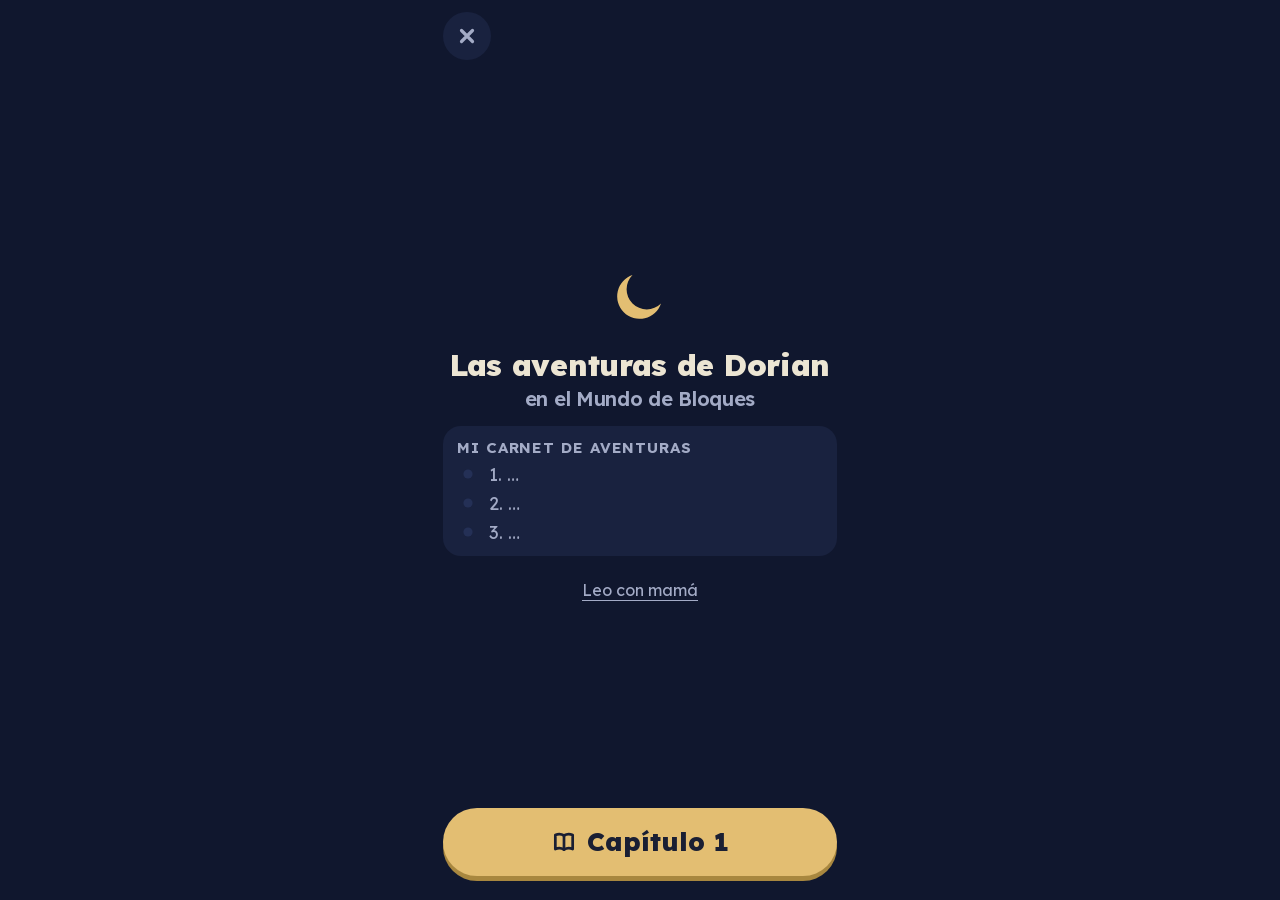
<file: historias.html>
<!doctype html>
<html lang="es">
<head>
<meta charset="utf-8">
<meta name="viewport" content="width=device-width,initial-scale=1,maximum-scale=1,user-scalable=no,viewport-fit=cover">
<meta name="theme-color" content="#10172E">
<link rel="manifest" href="manifest.webmanifest">
<link rel="icon" href="icone-192.png">
<title>Historia de esta noche</title>
<link rel="preload" href="assets/fonts/lexend-latin.woff2" as="font" type="font/woff2" crossorigin>
<link rel="stylesheet" href="style.css?v=10">
<style>
  /* Le mode nuit (brief des histoires du soir) : fond sombre et doux, couleurs calmes, aucun son, aucune animation vive. */
  :root{--noche:#10172E;--noche-2:#19223F;--noche-3:#243056;--texto:#ECE5D3;--suave:#A3ABC6;--oro:#E3BE72;--oro-f:#A8873F;--lila:#B7A6E3;--lila-f:#5E5390}
  html,body{height:100%;overflow:hidden;overscroll-behavior:none}
  body{background:var(--noche);background-image:none;color:var(--texto)}
  /* Le bas de l'écran reste dégagé : sur certains Android (appli installée, barre de navigation par-dessus), le bouton était coupé. */
  .ecran{height:var(--haut,100dvh);min-height:0;overflow:hidden;gap:12px;padding-top:max(12px,env(safe-area-inset-top));padding-bottom:max(24px,calc(env(safe-area-inset-bottom) + 16px))}
  button:focus-visible,a:focus-visible{outline-color:var(--oro)}

  .barre{display:flex;align-items:center;gap:12px;min-height:48px}
  .barre .rond{width:48px;height:48px;background:var(--noche-2);box-shadow:none;color:var(--suave)}
  .barre .rond svg{width:24px;height:24px}
  .puntos{flex:1;display:flex;gap:6px;align-items:center}
  .puntos i{flex:1;height:6px;border-radius:3px;background:var(--noche-3)}
  .puntos i.hecho{background:var(--suave)}
  .puntos i.aqui{background:var(--oro)}

  .vue{flex:1;min-height:0;display:flex;flex-direction:column;gap:16px;overflow-y:auto;overscroll-behavior:contain}
  .pied{display:flex;gap:12px;align-items:center;flex:none}
  .pied .rond{width:64px;height:64px;background:var(--noche-2);box-shadow:none;color:var(--suave)}

  .boton{flex:1;display:flex;align-items:center;justify-content:center;gap:10px;min-height:68px;border-radius:34px;font-weight:800;font-size:26px;
    background:var(--oro);color:#1A1F33;box-shadow:0 5px 0 var(--oro-f)}
  .boton:active{transform:translateY(3px);box-shadow:0 2px 0 var(--oro-f)}
  .boton[disabled]{background:var(--noche-3);color:var(--suave);box-shadow:none}
  .boton{text-align:center;line-height:1.15;padding:0 16px}
  .boton.calme{background:var(--noche-2);color:var(--texto);box-shadow:none;font-size:22px}
  .boton svg{width:26px;height:26px}

  /* Le tour de lecture */
  .turno{align-self:flex-start;display:flex;align-items:center;gap:8px;font-weight:800;font-size:20px;padding:7px 16px 8px;border-radius:999px}
  .turno.D{background:var(--oro);color:#1A1F33}
  .turno.M{background:var(--lila);color:#1A1F33}
  .turno svg{width:22px;height:22px}
  .parrafo{font-size:26px;line-height:1.65;font-weight:400;letter-spacing:.005em;padding-left:14px;border-left:4px solid var(--oro)}
  .parrafo.M{border-left-color:var(--lila)}

  /* Les mots qu'on peut toucher */
  .m{border-radius:6px;cursor:pointer}
  .m.touche{background:var(--noche-3)}
  .bulle{position:fixed;z-index:20;left:16px;right:16px;display:flex;justify-content:center;pointer-events:none}
  .bulle span{background:#2E3963;color:#F3EBD8;border:2px solid var(--oro);border-radius:16px;padding:8px 18px 10px;font-size:36px;font-weight:700;box-shadow:0 6px 18px rgba(0,0,0,.6)}
  .bulle i{font-style:normal;color:var(--suave);font-weight:400;padding:0 4px}

  h2.titre{font-size:26px;font-weight:800;line-height:1.25}
  .petit{font-size:17px;color:var(--suave);line-height:1.4}

  /* La couverture et le carnet d'aventuras */
  .portada{align-items:center;text-align:center;justify-content:center}
  .portada .lune{width:72px;height:72px;color:var(--oro)}
  .portada h1{font-size:30px;font-weight:850;line-height:1.15;letter-spacing:-.01em}
  .portada h1 small{display:block;font-size:20px;font-weight:600;color:var(--suave);margin-top:4px}
  .carnet{width:100%;display:flex;flex-direction:column;gap:6px;background:var(--noche-2);border-radius:18px;padding:12px 14px;text-align:left}
  .carnet b{font-size:15px;color:var(--suave);font-weight:700;text-transform:uppercase;letter-spacing:.06em}
  .carnet p{display:flex;align-items:center;gap:10px;font-size:18px}
  .carnet p span{flex:1}
  .carnet p svg{width:22px;height:22px;flex:none;color:var(--oro)}
  .carnet p.pas{color:var(--suave)}
  .carnet p.pas svg{color:var(--noche-3)}
  .compa{display:flex;align-items:center;gap:12px;font-size:18px}
  .compa img{width:56px;height:56px;border-radius:14px;object-fit:cover;filter:brightness(.9);background:var(--noche-3)}
  .reglage{font-size:16px;color:var(--suave);text-decoration:underline;text-underline-offset:4px;padding:8px}

  /* Las palabras mágicas */
  .magicas{display:flex;flex-direction:column;gap:12px}
  .magica{display:flex;justify-content:center;align-items:baseline;min-height:62px;border-radius:20px;background:var(--noche-2);font-size:34px;font-weight:700;padding:6px 10px}
  .magica i{font-style:normal;color:var(--suave);font-weight:400;padding:0 6px}
  .magica u{text-decoration:none;color:var(--oro)}
  .magica.lue{outline:3px solid var(--noche-3)}

  /* Le compagnon */
  .grille{display:grid;grid-template-columns:repeat(3,1fr);gap:10px;padding-bottom:6px}
  .ani{display:flex;flex-direction:column;align-items:center;gap:4px;padding:6px;border-radius:16px;background:var(--noche-2)}
  .ani img{width:100%;aspect-ratio:1;border-radius:12px;object-fit:cover;filter:brightness(.9);background:var(--noche-3)}
  .ani span{font-size:15px;font-weight:700;line-height:1.15;text-align:center;min-height:2.3em;display:grid;place-items:center}
  .voile{position:fixed;inset:0;z-index:10;background:rgba(8,12,26,.94);display:flex;flex-direction:column;align-items:center;justify-content:center;gap:18px;padding:24px;text-align:center}
  .voile img{width:180px;height:180px;border-radius:28px;object-fit:cover;filter:brightness(.9)}
  .voile p{font-size:24px;line-height:1.4;max-width:16em}
  .voile .boton{flex:none;width:100%;max-width:320px}

  /* Le choix */
  .opciones{display:flex;flex-direction:column;gap:14px}
  .opcion{text-align:left;font-size:25px;line-height:1.5;padding:16px 18px;border-radius:20px;background:var(--noche-2);border:3px solid transparent}
  .opcion.elegida{border-color:var(--oro);background:var(--noche-3)}

  /* La porte magique */
  .puerta{display:flex;flex-direction:column;align-items:center;gap:14px;text-align:center}
  .puerta svg.porte{width:120px;height:132px}
  .puerta .dit{font-size:22px;line-height:1.4;min-height:4.2em;display:grid;place-items:center}
  .puerta .frase{font-size:28px;font-weight:700}
  .puerta .mots{display:flex;gap:14px;width:100%}
  .puerta .mots button{flex:1;min-height:80px;border-radius:22px;background:var(--noche-2);font-size:32px;font-weight:700;border:3px solid var(--noche-3)}
  .puerta .mots button.non{opacity:.25}
  .puerta .mots button.oui{border-color:var(--oro);color:var(--oro)}

  /* Buenas noches */
  .noches{align-items:center;justify-content:center;text-align:center;gap:20px}
  .noches .lune{width:90px;height:90px;color:var(--oro)}
  .noches h2{font-size:34px;font-weight:800;line-height:1.2}
</style>
<script>
  // La hauteur réellement visible (sans la barre de navigation d'Android) : 100dvh se trompe sur certains téléphones.
  (function () {
    const maj = () => {
      const h = window.visualViewport ? visualViewport.height : innerHeight;
      if (h > 300) document.documentElement.style.setProperty("--haut", h + "px"); // sinon (page cachée…) on garde 100dvh
    };
    maj(); addEventListener("resize", maj); window.visualViewport && visualViewport.addEventListener("resize", maj);
  })();
</script>
</head>
<body>
<main class="ecran">
  <header class="barre">
    <a class="rond" id="salir" href="index.html" aria-label="Salir"></a>
    <div class="puntos" id="puntos"></div>
  </header>
  <section class="vue" id="vue"></section>
  <footer class="pied" id="pied"></footer>
</main>
<div class="bulle" id="bulle" hidden></div>

<script src="commun.js?v=11"></script>
<script src="animaux.js?v=12"></script>
<script src="sync.js?v=8"></script>
<script src="historias.js?v=2"></script>
<script>
  // Test : ?prueba (pas d'attente au lendemain), ?capitulo=N (ouvre ce chapitre), ?reiniciar (efface la progression de ce téléphone).
  const Q = new URLSearchParams(location.search);
  const PRUEBA = Q.has("prueba") || Q.has("capitulo");
  if (Q.has("reiniciar")) { localStorage.removeItem(Historias.CLE); history.replaceState(null, "", location.pathname + (PRUEBA ? "?prueba" : "")); }
  const $ = (id) => document.getElementById(id);
  const vue = $("vue"), pied = $("pied");
  $("salir").innerHTML = ICONES.croix;
  const LUNE = `<svg class="lune" viewBox="0 0 24 24" fill="currentColor"><path d="M19 14.5A7.5 7.5 0 1 1 9.5 5a6 6 0 0 0 9.5 9.5z"/></svg>`;
  const CHECK = ICONES.ok, ROND = `<svg viewBox="0 0 24 24"><circle cx="12" cy="12" r="5" fill="currentColor"/></svg>`;
  const FLECHE = `<svg viewBox="0 0 24 24" ${T}><path d="M5 12h14M13 6l6 6-6 6"/></svg>`;
  const RETOUR = `<svg viewBox="0 0 24 24" ${T}><path d="M19 12H5M11 6l-6 6 6 6"/></svg>`;
  const LIVRE = `<svg viewBox="0 0 24 24" ${T}><path d="M4 5.5C6.5 4.5 9.5 4.5 12 6c2.5-1.5 5.5-1.5 8-.5v13c-2.5-1-5.5-1-8 .5-2.5-1.5-5.5-1.5-8-.5z"/><path d="M12 6v13"/></svg>`;
  const nomAnimal = (a) => a.es.replace(/^(el|la) /, "");
  const imgAnimal = (a) => `animaux/${String(a.n).padStart(2, "0")}.png`;

  // « Leo solo » : les paragraphes de maman sont lus par la voix (ceux de Dorian, jamais). Réglage des parents (Sheet) ou de ce téléphone.
  const CLE_SOLO = "dorian.historias.leoSolo";
  const leoSolo = () => { const a = (Sync.ajustes() || {}).historias; if (a && typeof a.leoSolo === "boolean") return a.leoSolo; try { return localStorage.getItem(CLE_SOLO) === "1"; } catch { return false; } };

  // ---- Les mots qu'on touche : découpés en syllabes, dits lentement. C'est tout. ----
  const LETTRE = /[A-Za-zÁÉÍÓÚáéíóúÑñÜü]+/;
  function motsTouchables(texte) {
    return texte.split(/(\s+)/).map((morceau) => {
      const m = morceau.match(LETTRE);
      if (!m) return morceau.replace(/&/g, "&amp;").replace(/</g, "&lt;");
      return `<span class="m" data-w="${m[0]}">${morceau}</span>`;
    }).join("");
  }
  let bulleTimer, motTouche;
  function aider(el) {
    const w = el.dataset.w;
    motTouche?.classList.remove("touche");
    motTouche = el; el.classList.add("touche");
    const b = $("bulle");
    b.innerHTML = `<span>${silabas(w).join("<i>-</i>")}</span>`;
    const r = el.getBoundingClientRect();
    b.hidden = false;
    const h = b.offsetHeight;
    b.style.top = (r.top - h - 10 > 8 ? r.top - h - 10 : r.bottom + 10) + "px";
    clearTimeout(bulleTimer);
    dire(w.toLowerCase(), "es-ES", 0.6).then(() => { bulleTimer = setTimeout(fermerBulle, 1500); });
  }
  function fermerBulle() { $("bulle").hidden = true; motTouche?.classList.remove("touche"); motTouche = null; }
  vue.addEventListener("scroll", fermerBulle, { passive: true });

  // ---- L'état du chapitre ----
  let E = Historias.lire(), CAP = null, I = -1, PILE = [];
  const pasos = () => CAP.pasos;
  const suivant = (i) => { for (let k = i + 1; k < pasos().length; k++) if (pasoActivo(pasos()[k], E)) return k; return -1; };
  function points() {
    // La barre du haut : magicas + chaque paso de la branche (les branches non choisies ont la même longueur).
    const actifs = [];
    // Sur les branches pas encore choisies, on compte un seul paso par groupe « si ».
    const groupe = (p) => p.si ? Object.keys(p.si)[0] : null;
    pasos().forEach((p, idx) => {
      const g = groupe(p);
      if (!g) { actifs.push(idx); return; }
      if (E.elecciones[g]) { if (pasoActivo(p, E)) actifs.push(idx); return; }
      const deja = actifs.some((j) => groupe(pasos()[j]) === g);
      if (!deja) actifs.push(idx);
    });
    const pos = I < 0 ? 0 : actifs.findIndex((j) => j === I) + 1;
    $("puntos").innerHTML = Array.from({ length: actifs.length + 1 }, (_, n) => `<i class="${n < pos ? "hecho" : n === pos ? "aqui" : ""}"></i>`).join("");
  }
  // Un double appui sur « Siguiente » ne doit pas sauter un paragraphe (ni l'écran Buenas noches) : le pied attend un peu.
  let pretA = 0;
  function boutonsPied(html, attente = 900) { pied.innerHTML = html; pretA = Date.now() + attente; }
  pied.addEventListener("click", (ev) => { if (Date.now() < pretA) { ev.preventDefault(); ev.stopImmediatePropagation(); } }, true);

  // ---- La couverture : le chapitre de ce soir, le carnet d'aventuras ----
  function portada() {
    CAP = null; fermerBulle();
    $("puntos").innerHTML = "";
    const S = Historias.chapitreDuSoir(E, PRUEBA);
    const a = E.companero && ANIMAUX.find((x) => x.n === E.companero.n);
    const carnet = HISTORIAS.capitulos.map((c) => `<p class="${E.leidos[c.n] ? "" : "pas"}">${E.leidos[c.n] ? CHECK : ROND}<span>${c.n}. ${E.leidos[c.n] ? c.titulo : "…"}</span></p>`).join("");
    vue.className = "vue portada";
    vue.innerHTML = `${LUNE}<h1>Las aventuras de Dorian<small>en el Mundo de Bloques</small></h1>
      ${a ? `<div class="compa"><img src="${imgAnimal(a)}" alt="" onerror="this.remove()"><span>Con ${a.es}</span></div>` : ""}
      <div class="carnet"><b>Mi carnet de aventuras</b>${carnet}</div>
      <button class="reglage" id="solo">${leoSolo() ? "Leo solo: sí (la voz lee lo de mamá)" : "Leo con mamá"}</button>`;
    $("solo").onclick = () => { try { localStorage.setItem(CLE_SOLO, leoSolo() ? "0" : "1"); } catch {} portada(); };
    if (S.cap) {
      const reprise = E.enCurso && E.enCurso.cap === S.cap.n && E.enCurso.paso >= 0;
      boutonsPied(`<button class="boton" id="go">${LIVRE}${reprise ? "Seguir" : "Capítulo " + S.cap.n}</button>`);
      $("go").onclick = () => ouvrir(S.cap, reprise ? E.enCurso.paso : null);
    } else if (S.attendre) {
      vue.insertAdjacentHTML("beforeend", `<p class="petit">El capítulo ${S.attendre.n} estará listo mañana.</p>`);
      boutonsPied(`<a class="boton calme" href="index.html">Buenas noches, Dorian 🌙</a>`);
    } else {
      vue.insertAdjacentHTML("beforeend", `<p class="petit">Pronto, más capítulos.</p>`);
      boutonsPied(`<a class="boton calme" href="index.html">Buenas noches, Dorian 🌙</a>`);
    }
  }

  function ouvrir(cap, reprise) {
    CAP = cap; PILE = [];
    if (reprise != null && pasos()[reprise]) { I = reprise; afficher(); }
    else magicas();
  }

  // ---- 1. Las palabras mágicas ----
  function magicas() {
    I = -1; points();
    vue.className = "vue";
    vue.innerHTML = `<h2 class="titre">Capítulo ${CAP.n}<br>${CAP.titulo}</h2>
      <p class="petit">Las palabras mágicas de esta noche. Léelas una vez. Si tocas una, te la digo despacio.</p>
      <div class="magicas">${CAP.magicas.map((m, k) => `<button class="magica" data-k="${k}">${m.s.map((s) => genreSilaba(s) ? `<u>${s}</u>` : s).join("<i>-</i>")}</button>`).join("")}</div>`;
    vue.querySelectorAll(".magica").forEach((b) => b.onclick = () => { b.classList.add("lue"); dire(CAP.magicas[b.dataset.k].p, "es-ES", 0.55); });
    boutonsPied(`<button class="boton" id="go">¡Ya las sé!${FLECHE}</button>`);
    $("go").onclick = () => avancer();
  }

  // ---- Avancer / reculer ----
  function avancer() {
    speechSynthesis?.cancel?.();
    const k = suivant(I);
    if (k < 0) return finChapitre();
    if (I >= 0 && pasos()[I].t) PILE.push(I); else if (I === -1) PILE.push(-1);
    I = k; afficher();
  }
  function reculer() {
    speechSynthesis?.cancel?.();
    if (!PILE.length) return;
    I = PILE.pop();
    if (I === -1) magicas(); else afficher();
  }
  function afficher() {
    fermerBulle(); points();
    Historias.position(CAP.n, I); E = Historias.lire();
    vue.scrollTop = 0;
    const p = pasos()[I];
    if (p.t) return parrafo(p);
    PILE = []; // un choix ne se défait pas : on ne revient pas en arrière par-dessus
    if (p.tipo === "companero") return E.companero ? avancer() : companero(p);
    if (p.tipo === "eleccion") return E.elecciones[p.id] ? avancer() : eleccion(p);
    if (p.tipo === "puerta") return puerta(p);
  }

  // ---- 2. Un paragraphe, avec son tour ----
  function parrafo(p) {
    const solo = leoSolo() && p.t === "M";
    const txt = texteDuPaso(p, E);
    vue.className = "vue";
    vue.innerHTML = `<span class="turno ${p.t}">${p.t === "D" ? "Turno de Dorian" : solo ? ICONES.hautparleur + "Escucha" : "Turno de mamá"}</span>
      <p class="parrafo ${p.t}">${motsTouchables(txt)}</p>`;
    vue.querySelectorAll(".m").forEach((el) => el.onclick = (ev) => { ev.stopPropagation(); aider(el); });
    boutonsPied(`${PILE.length ? `<button class="rond" id="atras" aria-label="Atrás">${RETOUR}</button>` : ""}
      ${solo ? `<button class="rond" id="oir" aria-label="Escuchar otra vez">${ICONES.hautparleur}</button>` : ""}
      <button class="boton" id="go">Siguiente${FLECHE}</button>`);
    if ($("atras")) $("atras").onclick = reculer;
    $("go").onclick = avancer;
    if (solo) { const lire = () => dire(txt, "es-ES", 0.85); $("oir").onclick = lire; setTimeout(lire, 400); }
  }

  // ---- 3. Le compagnon (pour toute la saison) ----
  function companero(p) {
    vue.className = "vue";
    vue.innerHTML = `<h2 class="titre">${motsTouchables(p.pregunta)}</h2>
      <p class="petit">Elige a tu compañero de aventuras. ¡Será para siempre!</p>
      <div class="grille">${ANIMAUX.map((a) => `<button class="ani" data-n="${a.n}"><img src="${imgAnimal(a)}" alt="" onerror="this.style.visibility='hidden'"><span>${nomAnimal(a)}</span></button>`).join("")}</div>`;
    vue.querySelectorAll("h2 .m").forEach((el) => el.onclick = () => aider(el));
    boutonsPied("");
    vue.querySelectorAll(".ani").forEach((b) => b.onclick = () => confirmerCompagnon(ANIMAUX.find((a) => a.n === +b.dataset.n)));
  }
  function confirmerCompagnon(a) {
    const v = document.createElement("div");
    v.className = "voile";
    const un = remplir("{un}", { companero: { n: a.n }, elecciones: {} });
    v.innerHTML = `<img src="${imgAnimal(a)}" alt="" onerror="this.remove()"><p>¿${un[0].toUpperCase() + un.slice(1)}? Será tu ${/^la /.test(a.es) ? "compañera" : "compañero"} para siempre.</p>
      <button class="boton" id="si">¡Sí, este!</button><button class="boton calme" id="otro">Mirar otros</button>`;
    document.body.append(v);
    v.querySelector("#otro").onclick = () => v.remove();
    v.querySelector("#si").onclick = () => { v.remove(); E = Historias.choisirCompagnon(a.n); avancer(); };
  }

  // ---- 4. Le choix : il lit les options pour choisir ----
  function eleccion(p) {
    let choix = null;
    vue.className = "vue";
    vue.innerHTML = `<h2 class="titre">${motsTouchables(p.pregunta)}</h2>
      <div class="opciones">${p.opciones.map((o) => `<button class="opcion" data-v="${o.v}">${motsTouchables(remplir(o.txt, E))}</button>`).join("")}</div>`;
    const marquer = (b) => { choix = b.dataset.v; vue.querySelectorAll(".opcion").forEach((x) => x.classList.toggle("elegida", x === b)); $("go").disabled = false; };
    vue.querySelectorAll(".opcion").forEach((b) => b.onclick = () => marquer(b));
    vue.querySelectorAll(".m").forEach((el) => el.onclick = (ev) => { ev.stopPropagation(); aider(el); const b = el.closest(".opcion"); if (b) marquer(b); });
    boutonsPied(`<button class="boton" id="go" disabled>¡Elijo esta!${FLECHE}</button>`);
    $("go").onclick = () => { if (!choix) return; E = Historias.choisir(p.id, choix); avancer(); };
  }

  // ---- 5. La porte magique : le bon mot dans une paire piège. Se tromper la fait rire, c'est tout. ----
  const PORTE = `<svg class="porte" viewBox="0 0 100 110"><rect x="8" y="6" width="84" height="100" rx="6" fill="#5B5F78" stroke="#2A2E45" stroke-width="3"/>
    <path d="M8 31h84M8 56h84M8 81h84M36 6v25M64 31v25M36 56v25M64 81v25" stroke="#4A4E66" stroke-width="3"/>
    <rect x="27" y="36" width="12" height="12" rx="2" fill="#ECE5D3"/><rect x="61" y="36" width="12" height="12" rx="2" fill="#ECE5D3"/>
    <rect x="31" y="40" width="5" height="6" fill="#10172E"/><rect x="65" y="40" width="5" height="6" fill="#10172E"/>
    <path id="bouche" d="M34 66q16 12 32 0" fill="none" stroke="#ECE5D3" stroke-width="4" stroke-linecap="round"/></svg>`;
  const COFRE = `<svg class="porte" viewBox="0 0 100 110"><rect x="8" y="22" width="84" height="34" rx="8" fill="#8A6A45" stroke="#3E2E1E" stroke-width="3"/>
    <rect x="8" y="52" width="84" height="50" rx="4" fill="#9C7A50" stroke="#3E2E1E" stroke-width="3"/><path d="M30 22v80M70 22v80" stroke="#C9A35C" stroke-width="5"/>
    <rect x="27" y="62" width="12" height="12" rx="2" fill="#ECE5D3"/><rect x="61" y="62" width="12" height="12" rx="2" fill="#ECE5D3"/>
    <rect x="31" y="66" width="5" height="6" fill="#10172E"/><rect x="65" y="66" width="5" height="6" fill="#10172E"/>
    <path id="bouche" d="M34 86q16 10 32 0" fill="none" stroke="#ECE5D3" stroke-width="4" stroke-linecap="round"/></svg>`;
  function puerta(p) {
    let r = 0;
    const dessin = /cofre/.test(p.nombre) ? COFRE : PORTE;
    const rire = /cofre/.test(p.nombre) ? "M34 84h32q-2 14-16 14t-16-14z" : "M34 63h32q-2 15-16 15t-16-15z";
    const Nom = p.nombre[0].toUpperCase() + p.nombre.slice(1);
    function ronde() {
      const R = p.rondas[r];
      const mots = Math.random() < .5 ? [R.buena, R.trampa] : [R.trampa, R.buena];
      vue.className = "vue";
      vue.innerHTML = `<div class="puerta">${dessin}
        <p class="dit">${Nom} dice: «${p.pregunta}»</p>
        <p class="frase">${R.frase}</p>
        <div class="mots">${mots.map((m) => `<button data-m="${m}">${m}</button>`).join("")}</div></div>`;
      boutonsPied("");
      vue.querySelectorAll(".mots button").forEach((b) => b.onclick = () => {
        if (b.classList.contains("non") || b.classList.contains("oui")) return;
        if (b.dataset.m === R.trampa) {
          b.classList.add("non");
          vue.querySelector("#bouche").setAttribute("d", rire); // elle rit, bouche ouverte
          vue.querySelector("#bouche").setAttribute("fill", "#10172E");
          vue.querySelector(".dit").textContent = `¡Ja, ja, ja! ¡Me haces cosquillas! «${R.trampa}» no existe. Prueba otra vez.`;
          return;
        }
        b.classList.add("oui");
        vue.querySelectorAll(".mots button").forEach((x) => { if (x !== b) x.classList.add("non"); });
        vue.querySelector(".dit").textContent = r < p.rondas.length - 1 ? "¡Muy bien! Otra más…" : `¡Muy bien! ${Nom} se abre…`;
        boutonsPied(`<button class="boton" id="go">Siguiente${FLECHE}</button>`);
        $("go").onclick = () => { r++; if (r < p.rondas.length) ronde(); else avancer(); };
      });
    }
    ronde();
  }

  // ---- 6. La fin : le carnet, puis Buenas noches ----
  function finChapitre() {
    E = Historias.terminer(CAP.n);
    fermerBulle();
    $("puntos").querySelectorAll("i").forEach((i) => { i.className = "hecho"; });
    const suite = HISTORIAS.capitulos.find((c) => !E.leidos[c.n]);
    vue.className = "vue noches";
    vue.innerHTML = `${LUNE}<h2>Buenas noches, Dorian 🌙</h2>
      <p class="petit">El capítulo ${CAP.n} ya está en tu carnet de aventuras.${suite ? `<br>Mañana, el capítulo ${suite.n}.` : ""}</p>`;
    boutonsPied(`<a class="boton calme" href="index.html">Cerrar</a>`, 2500);
    CAP = null;
  }

  document.addEventListener("click", (ev) => { if (!ev.target.closest(".m")) fermerBulle(); });

  // Un test peut ouvrir un chapitre précis : ?capitulo=2
  const demande = HISTORIAS.capitulos.find((c) => c.n === +Q.get("capitulo"));
  if (demande) ouvrir(demande, null); else portada();

  // La progression arrive des autres téléphones (chez la grand-mère) dès que la page parent sait la fusionner.
  Sync.synchroniserProgreso().then((ok) => { if (ok && !CAP) { E = Historias.lire(); portada(); } });
</script>
<script>if ("serviceWorker" in navigator) navigator.serviceWorker.register("sw.js").catch(() => {});</script>
</body>
</html>
</file>
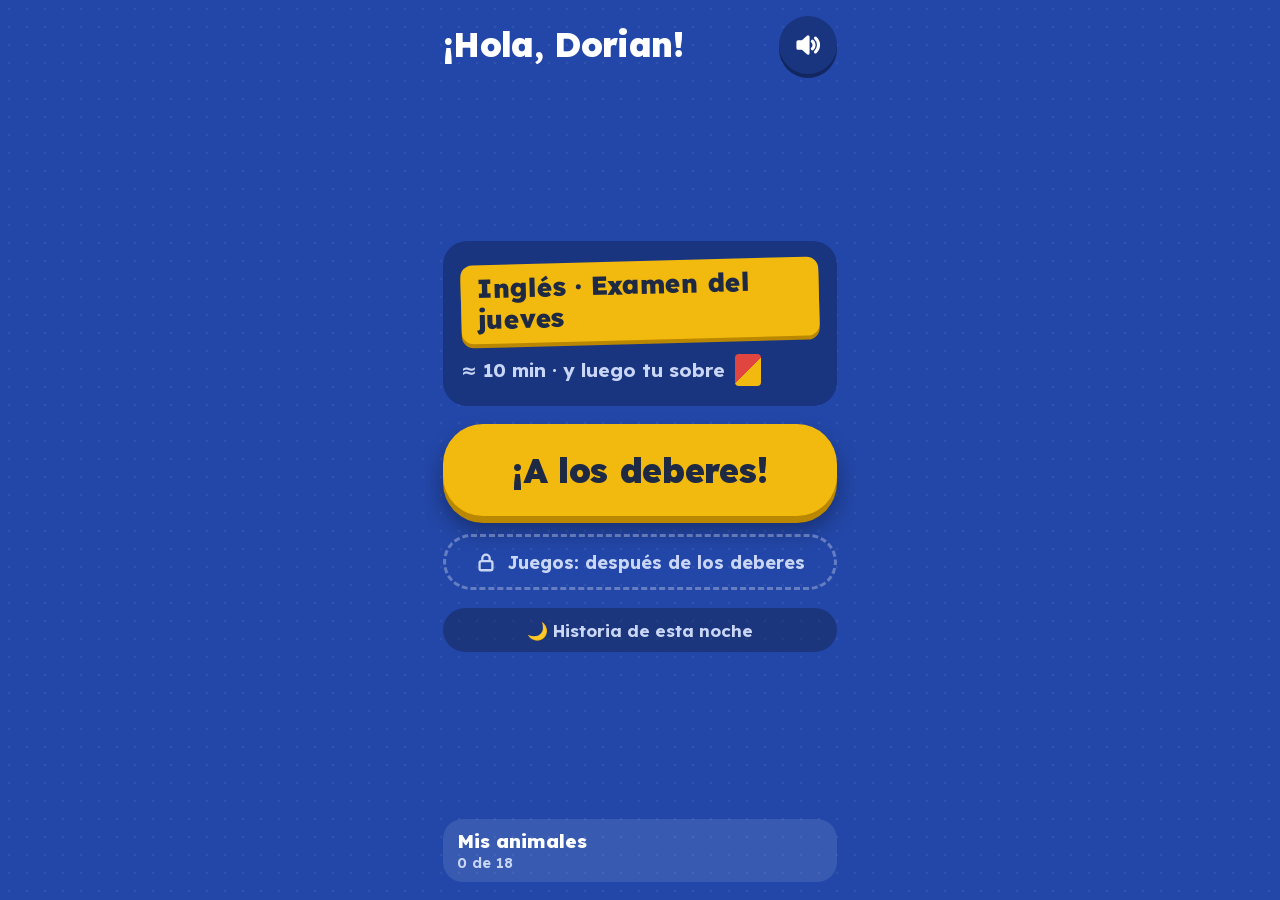
<file: juegos.html>
<!doctype html>
<html lang="es">
<head>
<meta charset="utf-8">
<meta name="viewport" content="width=device-width,initial-scale=1,viewport-fit=cover,user-scalable=no">
<title>¡Hora de jugar!</title>
<link rel="stylesheet" href="style.css?v=10">
<link rel="stylesheet" href="pause.css?v=1">
<style>
  html,body{touch-action:pan-y}
  .salle{position:fixed;inset:0;display:flex;flex-direction:column;gap:14px;max-width:430px;margin:0 auto;padding:max(16px,env(safe-area-inset-top)) 16px max(16px,env(safe-area-inset-bottom))}
  .tete{display:flex;align-items:center;justify-content:space-between;gap:10px}
  .tete h1{font-size:30px;font-weight:900;letter-spacing:-.01em;transform:rotate(-1.5deg)}
  .tete .rond{width:48px;height:48px}.tete .rond svg{width:24px;height:24px}
  /* Pendant la pause entre deux séances : un défi physique de 30 s avant le choix (BRIEF règle 4) */
  .defi{position:fixed;inset:0;z-index:5;background:var(--page);display:flex;flex-direction:column;align-items:center;justify-content:center;gap:18px;text-align:center;padding:24px}
  .defi[hidden]{display:none}
  .defi .ani{width:150px;height:150px;border-width:6px}
  .defi h2{font-size:30px;font-weight:900;line-height:1.15;max-width:16ch}
  .defi p{font-size:20px;font-weight:600;color:var(--encre-douce);max-width:24ch;line-height:1.35}
  .defi .anneau{width:120px;height:120px;transform:rotate(-90deg)}
  .defi .anneau circle{fill:none;stroke-width:10}
  .jeux{flex:1;display:flex;flex-direction:column;gap:14px;min-height:0}
  /* Une carte de jeu : grande, colorée, avec une petite scène animée et SON animal dedans */
  .jeu-carte{position:relative;flex:1;min-height:0;display:flex;align-items:center;gap:12px;padding:12px 14px;border-radius:24px;text-align:left;color:var(--marine);
    border:4px solid #fff;box-shadow:0 7px 0 rgba(0,0,0,.25),0 12px 20px rgba(0,0,0,.25);animation:entre .55s var(--ease) both;overflow:hidden}
  .jeu-carte:nth-child(2){animation-delay:.1s}.jeu-carte:nth-child(3){animation-delay:.2s}
  .jeu-carte:active{transform:translateY(5px) scale(.99);box-shadow:0 2px 0 rgba(0,0,0,.25)}
  @keyframes entre{from{transform:translateY(30px) scale(.9);opacity:0}}
  .scene{flex:none;width:112px;height:100%;max-height:120px;min-height:84px;position:relative}
  .scene svg{width:100%;height:100%;overflow:visible}
  .scene .ani{position:absolute;width:52px;height:52px;border-width:3px}
  .jeu-carte b{display:block;font-size:24px;font-weight:900;line-height:1.05}
  .jeu-carte small{display:block;font-size:15px;font-weight:700;margin-top:4px;opacity:.85;line-height:1.25}
  .nuevo{position:absolute;top:8px;right:-30px;transform:rotate(35deg);background:var(--rouge);color:#fff;font-weight:900;font-size:13px;padding:3px 34px;box-shadow:0 2px 6px rgba(0,0,0,.3)}
  /* Le prochain jeu, encore fermé : on montre ce qui arrive */
  .bientot{display:flex;align-items:center;gap:12px;padding:10px 14px;border-radius:20px;background:rgba(255,255,255,.1);border:3px dashed rgba(255,255,255,.35)}
  .bientot .cadenas{flex:none;width:44px;height:44px;border-radius:50%;background:rgba(255,255,255,.15);display:grid;place-items:center}
  .bientot .cadenas svg{width:24px;height:24px}
  .bientot p{font-size:15px;font-weight:700;color:var(--encre-douce);line-height:1.3}
  .bientot p b{color:#fff}
  .jauge{height:10px;border-radius:5px;background:rgba(255,255,255,.18);margin-top:6px;overflow:hidden}
  .jauge i{display:block;height:100%;background:var(--jaune);border-radius:5px}
  /* petites animations des scènes */
  .saute{animation:saute 1.1s ease-in-out infinite}
  @keyframes saute{50%{transform:translateY(-14px)}}
  .monte{animation:monte 1.6s linear infinite}
  @keyframes monte{from{transform:translateY(20px);opacity:0}30%{opacity:1}to{transform:translateY(-50px);opacity:0}}
  .tape{transform-origin:70% 80%;animation:tape .7s ease-in-out infinite}
  @keyframes tape{50%{transform:rotate(-35deg)}}
  .defile{animation:defile .8s linear infinite}
  @keyframes defile{from{transform:translateY(-10px)}to{transform:translateY(10px)}}
  .flotte{animation:flotte 2.4s ease-in-out infinite}
  @keyframes flotte{50%{transform:translateY(-6px) rotate(3deg)}}
  @media (prefers-reduced-motion:reduce){.jeu-carte,.saute,.monte,.tape,.defile,.flotte{animation:none}}
</style>
</head>
<body>
<main class="salle">
  <div class="tete"><h1>¡Hora de jugar!</h1><a class="rond" id="retour" aria-label="Volver"></a></div>
  <section class="defi" id="defi" hidden></section>
  <section class="jeux" id="jeux"></section>
  <div class="bientot" id="bientot" hidden></div>
</main>

<script src="commun.js?v=11"></script>
<script src="animaux.js?v=12"></script>
<script src="sync.js?v=7"></script>
<script src="pause-commun.js?v=4"></script>
<script>
(() => {
  const $ = (id) => document.getElementById(id);
  const TR = 'stroke="#1E2A44" stroke-width="3" stroke-linejoin="round" stroke-linecap="round"';

  // Les jeux de l'appli (validés par Kevin), et à combien d'animaux dans l'album chacun s'ouvre.
  // Le 25 nov. 2026 : tous ouverts dès le départ ; un jeu ajouté plus tard pourra avoir un palier (desde > 0, bandeau « ¡NUEVO! »).
  // scene(n) : petite scène animée, avec un de SES animaux (n) quand le jeu en utilise un
  const JEUX = [
    { id: "burbujas", page: "burbujas.html", nom: "Cañón de burbujas", dit: "¡Libera a tus animales!", fond: "#CFE8FF", desde: 0,
      scene: (n) => `<svg viewBox="0 0 112 110"><circle cx="70" cy="30" r="26" fill="rgba(255,255,255,.6)" stroke="#fff" stroke-width="3"/>
        ${[0, 1, 2].map((i) => `<circle class="monte" style="animation-delay:${i * .5}s" cx="${30 + i * 8}" cy="80" r="6" fill="#fff" ${TR} stroke-width="2"/>`).join("")}
        <rect x="18" y="78" width="22" height="26" rx="6" fill="#3F72CF" ${TR}/><path d="M8 108a21 21 0 0 1 42 0z" fill="#E0453F" ${TR}/></svg>
        <span class="ani flotte" style="left:44px;top:4px">${img(n)}</span>` },
    { id: "caminos", page: "tres-caminos.html", nom: "Tres caminos", dit: "¡Corre y recoge tesoros!", fond: "#CFF2DD", desde: 0,
      scene: (n) => `<svg viewBox="0 0 112 110"><path d="M44 8h24l40 100H4z" fill="#B98A5A" ${TR}/>
        <g class="defile">${[20, 50, 80].map((y) => `<rect x="${54 - y * .06}" y="${y}" width="${4 + y * .05}" height="12" rx="2" fill="#EFD08A"/>`).join("")}</g>
        <circle cx="80" cy="40" r="6" fill="#F08A1C" ${TR} stroke-width="2"/></svg>
        <span class="ani saute" style="left:30px;top:52px">${img(n)}</span>` },
    { id: "minero", page: "minero.html", nom: "El pequeño minero", dit: "¡Cava y encuentra huevos!", fond: "#E9D3B8", desde: 0,
      scene: () => `<svg viewBox="0 0 112 110">${[[8, 40], [40, 40], [72, 40], [8, 72], [72, 72]].map(([x, y]) => `<rect x="${x}" y="${y}" width="30" height="30" rx="6" fill="${y > 60 ? "#9AA5B8" : "#A8743F"}" ${TR} stroke-width="2"/>`).join("")}
        <ellipse cx="55" cy="87" rx="10" ry="13" fill="#FFF6E0" ${TR} stroke-width="2"/>
        <g class="tape"><rect x="72" y="2" width="6" height="34" rx="2" fill="#9C6B3F" ${TR} stroke-width="2"/><path d="M60 6q15-12 30 0q-15-6-30 0z" fill="#C9D6F5" ${TR} stroke-width="2"/></g></svg>` },
    { id: "guardianes", page: "guardianes.html", nom: "Los guardianes", dit: "¡Cada animal tiene un poder!", fond: "#E4DDF7", desde: 0,
      scene: (n) => `<svg viewBox="0 0 112 110"><rect x="0" y="92" width="112" height="18" fill="#D9B45A"/><path d="M60 92l10-20 12 4 8 16z" fill="#9C6B3F" ${TR} stroke-width="2"/>
        <circle cx="36" cy="58" r="33" fill="none" stroke="#F2B90F" stroke-width="6" class="saute"/></svg>
        <span class="ani saute" style="left:10px;top:32px">${img(n)}</span>` },
  ];
  const img = (n) => `<img src="${imgAnimal(n)}" alt="">`;
  // Pas encore copiés dans l'appli (leur chantier est en cours) : on les ajoute ici avec « zsh album/outils/copier-jeux.sh <jeu> ».
  const PAS_ENCORE = [];

  // Combien d'animaux il a (?animales=N pour essayer la maquette)
  const P = new URLSearchParams(location.search);
  const nbAnimaux = P.has("animales") ? +P.get("animales") : collection().length;
  const ouverts = JEUX.filter((j) => nbAnimaux >= j.desde && !PAS_ENCORE.includes(j.id));
  const prochain = JEUX.find((j) => nbAnimaux < j.desde);

  // On propose 3 jeux, jamais toute la liste : le dernier débloqué (s'il est neuf), puis ceux qu'il n'a pas joués depuis longtemps
  const CLE_JOUES = "dorian.juegos.jugados", CLE_VUS = "dorian.juegos.vistos";
  const joues = (() => { try { return JSON.parse(localStorage.getItem(CLE_JOUES)) || {}; } catch { return {}; } })();
  const vus = (() => { try { return JSON.parse(localStorage.getItem(CLE_VUS)) || []; } catch { return []; } })();
  const neuf = ouverts.filter((j) => !vus.includes(j.id) && j.desde > 0).pop();
  const autres = melange(ouverts.filter((j) => j !== neuf)).sort((a, b) => (joues[a.id] || 0) - (joues[b.id] || 0));
  const proposes = [neuf, ...autres].filter(Boolean).slice(0, 3);
  localStorage.setItem(CLE_VUS, JSON.stringify([...new Set([...vus, ...ouverts.map((j) => j.id)])]));

  // Ses animaux, pour peupler les cartes
  const mes = melange(mesAnimaux());
  proposes.forEach((j, i) => {
    const b = document.createElement("button"); b.className = "jeu-carte"; b.style.background = j.fond;
    b.innerHTML = `<span class="scene">${j.scene(mes[i % mes.length])}</span><span><b>${j.nom}</b><small>${j.dit}</small></span>${j === neuf ? `<span class="nuevo">¡NUEVO!</span>` : ""}`;
    b.addEventListener("click", () => jouer(j));
    $("jeux").append(b);
  });


  // Ce qui arrive bientôt : envie de continuer l'album
  if (prochain) {
    const manque = prochain.desde - nbAnimaux;
    $("bientot").hidden = false;
    $("bientot").innerHTML = `<span class="cadenas"><svg viewBox="0 0 24 24"><rect x="5" y="11" width="14" height="10" rx="2" fill="none" stroke="#fff" stroke-width="2.5"/><path d="M8 11V8a4 4 0 0 1 8 0v3" fill="none" stroke="#fff" stroke-width="2.5"/></svg></span>
      <div style="flex:1"><p>Con <b>${manque === 1 ? "1 animal más" : manque + " animales más"}</b>, se abre un juego nuevo.</p><div class="jauge"><i style="width:${Math.round(nbAnimaux / prochain.desde * 100)}%"></i></div></div>`;
  }

  const annoncer = () => dire(`¡Hora de jugar! ¿A qué quieres jugar? ${proposes.map((j) => j.nom).join(", o ")}.` + (neuf ? ` ¡Hay un juego nuevo: ${neuf.nom}!` : ""));

  // Retour : à la séance si on vient de la pause (sans jouer, la pause continue là-bas), sinon à l'accueil
  $("retour").innerHTML = ICONES.croix;
  $("retour").href = EN_PAUSE ? `seance.html?lecon=${encodeURIComponent(EN_PAUSE)}&despues` : "index.html";

  // Pendant la pause entre deux séances : d'abord un défi physique de 30 s, avec un de ses animaux (BRIEF règle 4).
  // Depuis l'accueil (jeu libre après les devoirs), pas de défi.
  const DEFIS = [
    { a: 17, defi: "¡Salta como un león!", detail: "Salta y salta… ¡y ruge! ¡Grrr!" },
    { a: 11, defi: "Camina como un oso polar", detail: "A cuatro patas, manos y pies en el suelo." },
    { a: 18, defi: "¡Camina como un tiranosaurio!", detail: "Pasos grandes y fuertes, bracitos cortos. ¡Pum, pum!" },
    { a: 7, defi: "Estírate como un perezoso", detail: "Brazos muy arriba, despacio, despacio…" },
  ];
  if (EN_PAUSE && !P.has("sindefi")) {
    const d = DEFIS[Math.floor(Math.random() * DEFIS.length)], a = animalN(d.a), duree = TEST_RAPIDE ? 5000 : 30000;
    const D = $("defi"); D.hidden = false;
    D.innerHTML = `<span class="ani" style="background:${MILIEUX[a.m].fond}">${img(d.a)}</span><h2>${d.defi}</h2><p>${d.detail}</p>
      <svg class="anneau" viewBox="0 0 120 120"><circle cx="60" cy="60" r="50" stroke="rgba(255,255,255,.15)"/><circle id="arcDefi" cx="60" cy="60" r="50" stroke="#F2B90F" stroke-linecap="round" stroke-dasharray="314" stroke-dashoffset="0"/></svg>`;
    dire(`¡Primero, a moverse! ${d.defi} ${d.detail}`);
    const debut = Date.now();
    const tic = setInterval(() => {
      const r = Math.max(0, duree - (Date.now() - debut));
      $("arcDefi").style.strokeDashoffset = 314 * (1 - r / duree);
      if (!r) { clearInterval(tic); sonBien(); D.hidden = true; annoncer(); }
    }, 250);
  } else annoncer();

  function jouer(j) {
    sonBien(); vibrer(15);
    joues[j.id] = Date.now(); localStorage.setItem(CLE_JOUES, JSON.stringify(joues));
    dire(j.nom);
    setTimeout(() => { location.href = j.page + (EN_PAUSE ? `?pausa=${encodeURIComponent(EN_PAUSE)}` : "") + (TEST_RAPIDE ? (EN_PAUSE ? "&" : "?") + "duree=" + PARAMS_JEU.get("duree") : ""); }, 500);
  }
})();
</script>
</body>
</html>
</file>
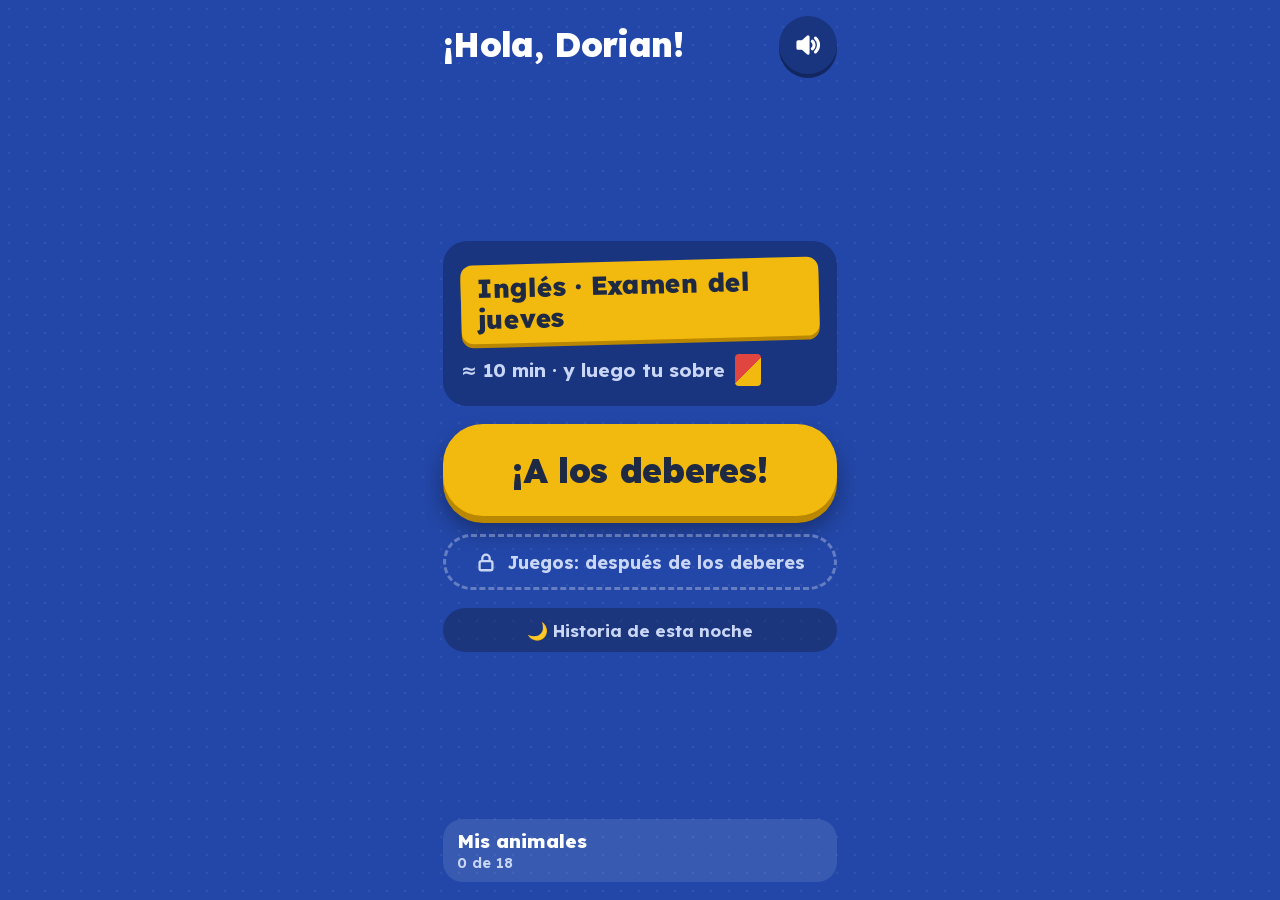
<file: minero.html>
<!doctype html>
<html lang="es">
<head>
<meta charset="utf-8">
<meta name="viewport" content="width=device-width,initial-scale=1,viewport-fit=cover,user-scalable=no">
<title>El pequeño minero</title>
<link rel="stylesheet" href="style.css?v=10">
<link rel="stylesheet" href="pause.css?v=1">
<style>
  .hud h1{font-size:20px}
  .total{display:flex;align-items:center;gap:4px;font-size:20px;font-weight:900;background:#fff;color:var(--marine);border-radius:16px;padding:3px 10px 3px 6px;font-variant-numeric:tabular-nums}
  .total svg{width:22px;height:22px}
  .total.pop{animation:pop .35s var(--ease)}
  @keyframes pop{50%{transform:scale(1.25)}}
  .mine{flex:1;position:relative;margin-top:12px;border-radius:22px;overflow:hidden;background:#8EC5FF;box-shadow:0 6px 0 var(--page-ombre)}
  .mine canvas{position:absolute;inset:0;width:100%;height:100%;touch-action:none}
  .couche{position:absolute;left:50%;top:14px;transform:translateX(-50%);z-index:3;background:rgba(30,42,68,.78);color:#fff;font-weight:900;font-size:19px;
    padding:6px 16px;border-radius:14px;white-space:nowrap;pointer-events:none;animation:arrive .4s var(--ease)}
  .couche[hidden]{display:none}
  /* L'œuf qui éclot : l'animal sort en grand */
  .eclos{position:absolute;inset:0;z-index:4;display:flex;flex-direction:column;align-items:center;justify-content:center;gap:12px;background:rgba(30,42,68,.45)}
  .eclos[hidden]{display:none}
  .eclos .ani{width:168px;height:168px;animation:sort .6s var(--ease)}
  .eclos b{font-size:28px;font-weight:900;background:#fff;color:var(--marine);border-radius:18px;padding:4px 16px;box-shadow:0 5px 0 rgba(0,0,0,.25);animation:sort .6s var(--ease) .12s both}
  @keyframes sort{from{transform:scale(.2) translateY(40px);opacity:0}}
  @media (prefers-reduced-motion:reduce){.eclos .ani,.eclos b,.total.pop{animation:none}}
</style>
</head>
<body>
<main class="jeu">
  <div class="hud">
    <h1>El pequeño minero</h1><div class="temps"><i id="barre"></i></div>
    <span class="total" id="total"><svg viewBox="0 0 24 24"><path d="M6 3h12l4 6-10 12L2 9z" fill="#3FB8E8" stroke="#1E2A44" stroke-width="2" stroke-linejoin="round"/><path d="M2 9h20M9 3 7 9l5 12 5-12-2-6" fill="none" stroke="#1E2A44" stroke-width="1.5" stroke-linejoin="round"/></svg><span id="nb">0</span></span>
  </div>
  <div class="ultimo" id="ultimo" hidden>¡Último minuto!</div>
  <section class="mine" id="mine">
    <canvas id="toile"></canvas>
    <div class="couche" id="couche" hidden></div>
    <div class="eclos" id="eclos" hidden><span class="ani"><img id="eclosImg" alt=""></span><b id="eclosNom"></b></div>
  </section>
</main>
<section class="ecran-fin" id="fin" hidden></section>

<script src="commun.js?v=11"></script>
<script src="animaux.js?v=12"></script>
<script src="sync.js?v=7"></script>
<script src="pause-commun.js?v=4"></script>
<script>
(() => {
  const $ = (id) => document.getElementById(id);
  const DOUX = matchMedia("(prefers-reduced-motion: reduce)").matches;
  const COLS = 7, CIEL = 2; // 2 rangées de ciel, puis l'herbe

  // ---- Les matériaux : couleur, dureté (1 ou 2 touches), son ----
  const MAT = {
    herbe:  { fond: "#9C6B3F", haut: "#58B947", tache: "#7E5330", dur: 1, son: "herbe" },
    terre:  { fond: "#A8743F", tache: "#8A5A2E", dur: 1, son: "terre", trou: "#6E4A2C" },
    pierre: { fond: "#9AA5B8", tache: "#7D889C", dur: 2, son: "pierre", trou: "#5E6880" },
    roche:  { fond: "#7B62B8", tache: "#634C9C", dur: 2, son: "roche", trou: "#4C3D80" },
    cristal:{ fond: "#7FD6E8", tache: "#B9F0FA", dur: 1, son: "cristal", trou: "#3E6E99" },
  };
  const COUCHES = [
    { des: 0,  mat: "terre",   nom: null },
    { des: 7,  mat: "pierre",  nom: "¡Piedra! Dos golpes" },
    { des: 16, mat: "roche",   nom: "¡Roca mágica!" },
    { des: 26, mat: "cristal", nom: "¡Cueva de cristales!" },
  ];
  const coucheDe = (r) => { const d = r - CIEL; let c = COUCHES[0]; for (const k of COUCHES) if (d >= k.des) c = k; return c; };

  // ---- Les trésors ----
  const GEMMES = ["#E0453F", "#3FB8E8", "#2E9E57", "#B05BE0", "#F08A1C"];
  const FOSSILES = [
    { t: "caracola", dit: "¡Un fósil de caracola!" },
    { t: "hueso", dit: "¡Un hueso de dinosaurio!" },
    { t: "pez", dit: "¡Un pez de piedra, de hace millones de años!" },
    { t: "hoja", dit: "¡Una hoja fósil!" },
  ];
  // Les œufs : ses animaux à lui s'il en a (avec image), sinon ceux qui ont une image
  // Le tiranosaurio ne sort pas d'un œuf : on le trouve en fossile, une fois par partie
  const POUR_OEUFS = mesAnimaux(2).filter((n) => n !== 18);
  let trexVu = false;
  let pileOeufs = [];
  const prochainAnimal = () => { if (!pileOeufs.length) pileOeufs = melange(POUR_OEUFS.slice()); return animalN(pileOeufs.pop()); };
  const IMGS = chargerImages(AVEC_IMAGE);

  function tresorAuHasard(r) {
    const d = r - CIEL, x = Math.random();
    if (d >= 10 && x < .015) return { k: "trex" };
    if (d >= 2 && x < .035) return { k: "oeuf" };
    if (d >= 3 && x < .065) return { k: "fosile", f: FOSSILES[Math.floor(Math.random() * FOSSILES.length)] };
    if (x < .11) return { k: "pepite" };
    const pGemme = coucheDe(r).mat === "cristal" ? .45 : .2;
    if (x < pGemme) return { k: "gemme", c: GEMMES[Math.floor(Math.random() * GEMMES.length)] };
    return null;
  }

  // ---- Le terrain, créé au fur et à mesure qu'on descend ----
  const monde = []; // monde[r][c] = { mat, coups, tresor, taches } ou null (vide)
  function rangee(r) {
    while (monde.length <= r) {
      const rr = monde.length, ligne = [];
      for (let c = 0; c < COLS; c++) {
        if (rr < CIEL) { ligne.push(null); continue; }
        const mat = rr === CIEL ? "herbe" : coucheDe(rr).mat;
        const taches = Array.from({ length: 3 }, () => [Math.random(), Math.random(), .5 + Math.random() * .6]);
        ligne.push({ mat, coups: 0, tresor: rr === CIEL ? null : tresorAuHasard(rr), taches, scint: Math.random() * 6 });
      }
      monde.push(ligne);
    }
    return monde[r];
  }
  const bloc = (c, r) => (c < 0 || c >= COLS || r < 0) ? undefined : rangee(r)[c];
  const ouvert = (c, r) => r >= 0 && c >= 0 && c < COLS && bloc(c, r) === null;
  const atteignable = (c, r) => ouvert(c - 1, r) || ouvert(c + 1, r) || ouvert(c, r - 1) || ouvert(c, r + 1);

  // ---- Toile ----
  const toile = $("toile"), g = toile.getContext("2d"), mine = $("mine");
  let L, H, TAILLE, DPR;
  function dimensionner() {
    DPR = Math.min(devicePixelRatio || 1, 2);
    L = mine.clientWidth; H = mine.clientHeight;
    toile.width = L * DPR; toile.height = H * DPR;
    g.setTransform(DPR, 0, 0, DPR, 0, 0);
    TAILLE = L / COLS;
  }
  addEventListener("resize", dimensionner); dimensionner();

  // ---- Le petit mineur (casque jaune, salopette orange) ----
  const mineur = { c: 3, r: CIEL - 1, x: 3, y: CIEL - 1, de: null, t: 1, dir: 1, coup: 0, rire: 0 };
  let camY = 0, secousse = 0, profondeurMax = 0;
  const eclats = [], volants = [];

  // ---- Sons courts, différents par matériau ----
  const bruit = bruitFiltre;
  const SONS = {
    herbe:   (fin) => { bruit(2600, .8, .12, .5); if (fin) note(300, 180, .12, .18, "triangle"); },
    terre:   (fin) => { bruit(500, 1, .16, .9); if (fin) note(180, 110, .14, .25, "triangle"); },
    pierre:  (fin) => { bruit(1800, 3, fin ? .2 : .1, .8); note(fin ? 420 : 640, fin ? 260 : 600, .08, .12, "square"); },
    roche:   (fin) => { bruit(1100, 4, fin ? .22 : .1, .8); note(fin ? 330 : 520, fin ? 200 : 480, .1, .14, "square"); },
    cristal: (fin) => { note(1320, 1760, .18, .14); setTimeout(() => note(1760, 2350, .2, .1), 60); },
  };
  const sonGemme = () => { note(1175, 1568, .14, .14); setTimeout(() => note(1568, 2093, .18, .12), 80); };
  const vibre = vibrer;

  // ---- Toucher un bloc ----
  let tresors = 0, dernierUy = 0, enPause = false, fini = false;
  const trouves = []; let depuisOeuf = 0, depuisTresor = 0;

  toile.addEventListener("pointerdown", (e) => {
    if (fini) return;
    audio().resume?.();
    if (enPause) { fermerEclos(); return; }
    const b = toile.getBoundingClientRect();
    const c = Math.floor((e.clientX - b.left) / TAILLE), r = Math.floor((e.clientY - b.top + camY) / TAILLE);
    const bl = bloc(c, r);
    if (!bl) return;
    mineur.dir = c >= mineur.c ? 1 : -1; mineur.coup = 1;
    if (!atteignable(c, r)) {
      // Pas d'échec : le mineur rigole, et les blocs qu'on peut casser brillent
      mineur.rire = 1; bl.secoue = 1; note(500, 700, .12, .08, "triangle");
      montrerProches = 1;
      if (Date.now() - dernierUy > 5000) { dernierUy = Date.now(); dire("¡Jiji! Ese está lejos. Pica al lado del agujero."); }
      return;
    }
    const M = MAT[bl.mat];
    bl.coups++;
    const cx = (c + .5) * TAILLE, cy = (r + .5) * TAILLE - camY;
    if (bl.coups < M.dur) {
      SONS[M.son](false); vibre(12); secouer(3);
      jaillir(cx, cy, M.fond, 5, .6);
      return;
    }
    // Cassé !
    SONS[M.son](true); vibre(25); secouer(6);
    jaillir(cx, cy, M.fond, 12, 1); jaillir(cx, cy, M.tache, 6, .8);
    rangee(r)[c] = null;
    sauterVers(c, r);
    if (r - CIEL > profondeurMax) { profondeurMax = r - CIEL; annoncerCouche(r); }
    // Toujours de quoi trouver : un trésor au moins tous les 5 blocs, un œuf au moins tous les 14
    depuisOeuf++; depuisTresor++;
    let t = bl.tresor;
    if (t?.k === "trex" && trexVu) t = { k: "fosile", f: FOSSILES[1] };
    if (!trexVu && r - CIEL >= 18 && t?.k !== "oeuf") t = { k: "trex" }; // garanti dans la roca mágica
    if (!t && depuisOeuf >= 14 && r - CIEL >= 1) t = { k: "oeuf" };
    else if (!t && depuisTresor >= 5) t = { k: "gemme", c: GEMMES[Math.floor(Math.random() * GEMMES.length)] };
    if (t) trouver(t, c, r);
  });

  let montrerProches = 0;
  function secouer(f) { if (!DOUX) secousse = Math.max(secousse, f); }
  function jaillir(x, y, couleur, n, force) {
    if (DOUX) n = Math.ceil(n / 3);
    for (let i = 0; i < n; i++) {
      const a = Math.random() * Math.PI * 2, v = (2 + Math.random() * 5) * force;
      eclats.push({ x, y: y + camY, vx: Math.cos(a) * v, vy: Math.sin(a) * v - 3 * force, t: 1, s: 4 + Math.random() * 6, c: couleur, rot: Math.random() * 6 });
    }
  }
  function sauterVers(c, r) {
    mineur.de = { x: mineur.x, y: mineur.y }; mineur.c = c; mineur.r = r; mineur.t = 0;
  }

  // ---- Trouver un trésor ----
  function trouver(t, c, r) {
    depuisTresor = 0;
    const x = (c + .5) * TAILLE, y = (r + .5) * TAILLE;
    if (t.k === "oeuf") { depuisOeuf = 0; eclore(t, x, y); return; }
    if (t.k === "trex") { trexVu = true; fossileTrex(x, y); return; }
    const v = { ...t, x, y, t: 0 };
    volants.push(v);
    if (t.k === "gemme") sonGemme();
    if (t.k === "pepite") { sonGemme(); if (Math.random() < .3) dire("¡Oro!"); }
    if (t.k === "fosile") { sonBien(); dire(t.f.dit); }
  }
  function compter() {
    tresors++; $("nb").textContent = tresors;
    const tot = $("total"); tot.classList.remove("pop"); void tot.offsetWidth; tot.classList.add("pop");
  }

  // L'œuf : il tremble, craque, et un de ses animaux sort, avec son nom dit à voix haute
  let minuterieEclos;
  function eclore(t, x, y) {
    const a = prochainAnimal();
    const oeuf = { k: "oeufVu", x, y, t: 0, fixe: true, tremble: 0 };
    volants.push(oeuf);
    note(700, 900, .1, .1); setTimeout(() => note(800, 1000, .1, .1), 250); setTimeout(() => note(900, 1200, .1, .12), 500);
    dire("¡Un huevo!");
    setTimeout(() => {
      volants.splice(volants.indexOf(oeuf), 1);
      jaillir(x, y - camY, "#FFF6E0", 14, 1); jaillir(x, y - camY, "#F2B90F", 6, .7);
      sonBien(); vibre([20, 40, 20]);
      trouves.push(a.n); compter();
      $("eclosImg").src = imgAnimal(a.n); $("eclosNom").textContent = a.es;
      $("eclos").hidden = false; enPause = true;
      dire(`¡Es ${a.es}!`);
      clearTimeout(minuterieEclos); minuterieEclos = setTimeout(fermerEclos, 2600);
    }, 750);
  }
  // Le grand fossile : le tiranosaurio, le roi des dinosaurios
  function fossileTrex(x, y) {
    jaillir(x, y - camY, "#EFE3C8", 16, 1.1); jaillir(x, y - camY, "#8A6A3C", 8, .8);
    secouer(10); vibre([30, 50, 30]);
    note(180, 120, .3, .25, "triangle"); setTimeout(sonBien, 250);
    trouves.push(18); compter();
    $("eclosImg").src = imgAnimal(18); $("eclosNom").textContent = "¡Fósil de tiranosaurio!";
    $("eclos").hidden = false; enPause = true;
    dire("¡Un fósil de tiranosaurio! ¡El rey de los dinosaurios!");
    clearTimeout(minuterieEclos); minuterieEclos = setTimeout(fermerEclos, 3200);
  }
  function fermerEclos() { clearTimeout(minuterieEclos); $("eclos").hidden = true; enPause = false; }

  let minuterieCouche;
  function annoncerCouche(r) {
    const k = coucheDe(r);
    if (!k.nom || r - CIEL !== k.des) return;
    const el = $("couche"); el.textContent = k.nom; el.hidden = false;
    dire(k.nom.replace("! ", "!. "));
    clearTimeout(minuterieCouche); minuterieCouche = setTimeout(() => (el.hidden = true), 2500);
  }

  // ---- Dessin ----
  function arrondi(x, y, l, h, r) { g.beginPath(); if (g.roundRect) g.roundRect(x, y, l, h, r); else g.rect(x, y, l, h); } // vieux téléphones : carrés simples

  function dessinerBloc(bl, c, r, x, y, s) {
    const M = MAT[bl.mat], p = s * .06, rayon = s * .16;
    let dx = 0;
    if (bl.secoue) { dx = Math.sin(bl.secoue * 30) * 4 * bl.secoue; bl.secoue = Math.max(0, bl.secoue - .06); }
    x += dx;
    g.fillStyle = M.fond; arrondi(x + p, y + p, s - 2 * p, s - 2 * p, rayon); g.fill();
    if (bl.mat === "herbe") {
      g.fillStyle = M.haut; arrondi(x + p, y + p, s - 2 * p, s * .34, [rayon, rayon, 4, 4]); g.fill();
      g.beginPath(); for (let i = 0; i < 4; i++) { const bx = x + p + (i + .5) * (s - 2 * p) / 4; g.moveTo(bx - 5, y + p + s * .32); g.lineTo(bx, y + p + s * .46); g.lineTo(bx + 5, y + p + s * .32); } g.fill();
    }
    // reflet en haut, ombre en bas : des blocs « bonbons »
    g.fillStyle = "rgba(255,255,255,.18)"; arrondi(x + p + 4, y + p + 3, s - 2 * p - 8, s * .12, 6); g.fill();
    g.fillStyle = "rgba(0,0,0,.12)"; arrondi(x + p, y + s - p - s * .12, s - 2 * p, s * .12, [0, 0, rayon, rayon]); g.fill();
    g.fillStyle = M.tache;
    for (const [tx, ty, ts] of bl.taches) {
      g.beginPath();
      if (bl.mat === "cristal") { const cx = x + s * (.25 + tx * .5), cy = y + s * (.3 + ty * .45), k = s * .09 * ts; g.moveTo(cx, cy - k * 2); g.lineTo(cx + k, cy); g.lineTo(cx, cy + k * 2); g.lineTo(cx - k, cy); }
      else g.arc(x + s * (.22 + tx * .56), y + s * (bl.mat === "herbe" ? .55 + ty * .25 : .3 + ty * .5), s * .06 * ts, 0, 7);
      g.fill();
    }
    // fissure après le 1er coup
    if (bl.coups > 0) {
      g.strokeStyle = "rgba(30,42,68,.7)"; g.lineWidth = 3; g.lineCap = "round"; g.lineJoin = "round";
      g.beginPath(); g.moveTo(x + s * .5, y + s * .15); g.lineTo(x + s * .42, y + s * .4); g.lineTo(x + s * .6, y + s * .55); g.lineTo(x + s * .45, y + s * .85);
      g.moveTo(x + s * .6, y + s * .55); g.lineTo(x + s * .82, y + s * .62); g.moveTo(x + s * .42, y + s * .4); g.lineTo(x + s * .2, y + s * .35); g.stroke();
    }
    // un éclat brille de temps en temps là où un trésor se cache
    if (bl.tresor) {
      const ph = (performance.now() / 1000 + bl.scint) % 3;
      if (ph < .6) { const k = Math.sin(ph / .6 * Math.PI); etoile(x + s * .72, y + s * .3, s * .14 * k, bl.tresor.k === "oeuf" ? "#FFE680" : "#fff"); }
    }
    // les blocs qu'on ne peut pas encore atteindre sont un peu plus sombres
    if (!atteignable(c, r)) { g.fillStyle = "rgba(20,20,50,.22)"; arrondi(x + p, y + p, s - 2 * p, s - 2 * p, rayon); g.fill(); }
    else if (montrerProches > 0) { g.strokeStyle = `rgba(255,230,128,${montrerProches})`; g.lineWidth = 4; arrondi(x + p + 2, y + p + 2, s - 2 * p - 4, s - 2 * p - 4, rayon); g.stroke(); }
  }

  function etoile(x, y, k, couleur) {
    if (k <= 0) return;
    g.fillStyle = couleur; g.beginPath();
    for (let i = 0; i < 8; i++) { const a = i * Math.PI / 4, rr = i % 2 ? k * .35 : k; g.lineTo(x + Math.cos(a) * rr, y + Math.sin(a) * rr); }
    g.fill();
  }

  function dessinerTresor(v, x, y, s) {
    g.save(); g.translate(x, y);
    g.strokeStyle = "#1E2A44"; g.lineWidth = 2.5; g.lineJoin = "round"; g.lineCap = "round";
    if (v.k === "gemme") {
      g.fillStyle = v.c; g.beginPath(); g.moveTo(-s * .3, -s * .1); g.lineTo(-s * .15, -s * .28); g.lineTo(s * .15, -s * .28); g.lineTo(s * .3, -s * .1); g.lineTo(0, s * .3); g.closePath(); g.fill(); g.stroke();
      g.fillStyle = "rgba(255,255,255,.55)"; g.beginPath(); g.moveTo(-s * .15, -s * .22); g.lineTo(0, -s * .22); g.lineTo(-s * .08, -s * .08); g.fill();
    } else if (v.k === "pepite") {
      g.fillStyle = "#F2B90F"; g.beginPath(); g.moveTo(-s * .28, s * .12); g.quadraticCurveTo(-s * .3, -s * .2, -s * .05, -s * .2); g.quadraticCurveTo(s * .3, -s * .26, s * .3, s * .05); g.quadraticCurveTo(s * .25, s * .25, 0, s * .22); g.quadraticCurveTo(-s * .2, s * .26, -s * .28, s * .12); g.fill(); g.stroke();
      g.fillStyle = "#FFF1BF"; g.beginPath(); g.arc(-s * .08, -s * .06, s * .06, 0, 7); g.fill();
    } else if (v.k === "fosile") {
      g.fillStyle = "#EFE3C8"; g.beginPath(); g.arc(0, 0, s * .34, 0, 7); g.fill(); g.stroke();
      g.strokeStyle = "#8A6A3C"; g.lineWidth = 3;
      g.beginPath();
      if (v.f.t === "caracola") { for (let a = 0; a < 14; a += .3) { const rr = s * .025 * a; g.lineTo(Math.cos(a) * rr * .9, Math.sin(a) * rr * .9); } }
      else if (v.f.t === "hueso") { g.moveTo(-s * .16, s * .12); g.lineTo(s * .16, -s * .12); g.stroke(); g.beginPath(); for (const [bx, by] of [[-.2, .08], [-.12, .18], [.2, -.08], [.12, -.18]]) { g.moveTo(s * bx + 4, s * by); g.arc(s * bx, s * by, 4, 0, 7); } }
      else if (v.f.t === "pez") { g.moveTo(-s * .2, 0); g.lineTo(s * .14, 0); g.moveTo(s * .14, 0); g.lineTo(s * .24, -s * .1); g.moveTo(s * .14, 0); g.lineTo(s * .24, s * .1); for (let i = -1; i <= 1; i++) { g.moveTo(s * i * .08, -s * .1); g.lineTo(s * i * .08, s * .1); } g.moveTo(-s * .2, 0); g.arc(-s * .2, 0, 3, 0, 7); }
      else { g.moveTo(0, s * .22); g.lineTo(0, -s * .2); for (let i = 0; i < 3; i++) { const yy = s * (.1 - i * .1); g.moveTo(0, yy); g.lineTo(-s * .14, yy - s * .08); g.moveTo(0, yy); g.lineTo(s * .14, yy - s * .08); } }
      g.stroke();
    } else if (v.k === "oeufVu") {
      const tr = Math.sin(performance.now() / 40) * .18 * Math.min(1, v.t * 2);
      g.rotate(tr);
      g.fillStyle = "#FFF6E0"; g.beginPath(); g.ellipse(0, 0, s * .26, s * .34, 0, 0, 7); g.fill(); g.stroke();
      g.fillStyle = "#F2B90F"; for (const [px, py] of [[-.1, -.12], [.1, .02], [-.06, .16]]) { g.beginPath(); g.arc(s * px, s * py, s * .05, 0, 7); g.fill(); }
      if (v.t > .4) { g.beginPath(); g.moveTo(-s * .24, -s * .02); g.lineTo(-s * .1, -s * .1); g.lineTo(0, 0); g.lineTo(s * .1, -s * .1); g.lineTo(s * .24, -s * .02); g.stroke(); }
    }
    g.restore();
  }

  function dessinerMineur(x, y, s) {
    g.save(); g.translate(x, y);
    const rit = mineur.rire > 0 ? Math.sin(mineur.rire * 25) * .25 : 0;
    g.rotate(rit); g.scale(mineur.dir, 1);
    g.strokeStyle = "#1E2A44"; g.lineWidth = 2.5; g.lineJoin = "round"; g.lineCap = "round";
    // pioche (elle tape quand on touche)
    g.save(); g.translate(s * .2, s * .05); g.rotate(-.9 + mineur.coup * 1.6);
    g.fillStyle = "#9C6B3F"; g.fillRect(-2, -s * .32, 5, s * .34); g.strokeRect(-2, -s * .32, 5, s * .34);
    g.fillStyle = "#C9D6F5"; g.beginPath(); g.moveTo(-s * .16, -s * .28); g.quadraticCurveTo(0, -s * .42, s * .16, -s * .28); g.quadraticCurveTo(0, -s * .35, -s * .16, -s * .28); g.fill(); g.stroke();
    g.restore();
    // corps
    g.fillStyle = "#F08A1C"; arrondi(-s * .2, s * .02, s * .4, s * .34, 10); g.fill(); g.stroke();
    g.fillStyle = "#2347A8"; g.fillRect(-s * .1, s * .08, s * .2, s * .1);
    // tête
    g.fillStyle = "#F5C9A0"; g.beginPath(); g.arc(0, -s * .1, s * .19, 0, 7); g.fill(); g.stroke();
    g.fillStyle = "#1E2A44"; g.beginPath(); g.arc(s * .07, -s * .11, 2.6, 0, 7); g.arc(-s * .05, -s * .11, 2.6, 0, 7); g.fill();
    g.beginPath(); if (mineur.rire > 0) { g.arc(s * .01, -s * .02, s * .06, 0, Math.PI); g.fill(); } else { g.arc(s * .01, -s * .05, s * .06, .2, Math.PI - .2); g.stroke(); }
    // casque jaune et sa lampe
    g.fillStyle = "#F2B90F"; g.beginPath(); g.arc(0, -s * .14, s * .21, Math.PI, 0); g.closePath(); g.fill(); g.stroke();
    g.fillStyle = "#FFF6B0"; g.beginPath(); g.arc(s * .13, -s * .24, s * .06, 0, 7); g.fill(); g.stroke();
    g.restore();
  }

  function dessinerFond(y0) {
    // ciel, puis le fond creusé de chaque couche (jamais noir)
    for (let r = Math.floor(camY / TAILLE); r * TAILLE - camY < H; r++) {
      const y = r * TAILLE - camY;
      if (r < CIEL) continue;
      g.fillStyle = MAT[coucheDe(r).mat].trou || MAT.terre.trou;
      g.fillRect(0, y, L, TAILLE + 1);
    }
  }

  let avant = performance.now();
  function boucle(t) {
    const dt = Math.min(.05, (t - avant) / 1000); avant = t;
    // caméra : le mineur reste vers le tiers haut
    const viseY = Math.max(0, (mineur.y + .5) * TAILLE - H * .38);
    camY += (viseY - camY) * Math.min(1, dt * 5);
    // ciel
    g.fillStyle = "#8EC5FF"; g.fillRect(0, 0, L, H);
    g.save();
    if (secousse > .2) { g.translate((Math.random() - .5) * secousse, (Math.random() - .5) * secousse); secousse *= .82; }
    dessinerFond();
    // soleil et nuage, tout en haut
    if (camY < CIEL * TAILLE) {
      g.fillStyle = "#F2B90F"; g.beginPath(); g.arc(L - TAILLE * .8, TAILLE * .6 - camY, TAILLE * .38, 0, 7); g.fill();
      g.fillStyle = "#fff"; g.beginPath(); for (const [cx, cr] of [[.9, .28], [1.25, .36], [1.6, .28]]) g.arc(TAILLE * cx, TAILLE * .7 - camY, TAILLE * cr, 0, 7); g.fill();
    }
    const r0 = Math.max(0, Math.floor(camY / TAILLE)), r1 = Math.ceil((camY + H) / TAILLE);
    for (let r = r0; r <= r1; r++) {
      const ligne = rangee(r);
      for (let c = 0; c < COLS; c++) if (ligne[c]) dessinerBloc(ligne[c], c, r, c * TAILLE, r * TAILLE - camY, TAILLE);
    }
    if (montrerProches > 0) montrerProches = Math.max(0, montrerProches - dt * .8);
    // mineur
    if (mineur.t < 1) {
      mineur.t = Math.min(1, mineur.t + dt * 4.5);
      const k = mineur.t;
      mineur.x = mineur.de.x + (mineur.c - mineur.de.x) * k;
      mineur.y = mineur.de.y + (mineur.r - mineur.de.y) * k - Math.sin(k * Math.PI) * .5;
    }
    mineur.coup = Math.max(0, mineur.coup - dt * 6);
    mineur.rire = Math.max(0, mineur.rire - dt * 1.4);
    const rebond = DOUX ? 0 : Math.sin(t / 260) * 2;
    dessinerMineur((mineur.x + .5) * TAILLE, (mineur.y + .55) * TAILLE - camY + rebond, TAILLE);
    // trésors qui volent vers le compteur
    for (let i = volants.length - 1; i >= 0; i--) {
      const v = volants[i]; v.t += dt;
      let x = v.x, y = v.y - camY, s = TAILLE;
      if (!v.fixe) {
        const k = Math.max(0, (v.t - .55) / .5); // un petit moment en place, puis il file
        if (k === 0) { s = TAILLE * (1 + Math.sin(Math.min(1, v.t / .3) * Math.PI) * .3); y -= Math.sin(Math.min(1, v.t / .55) * Math.PI) * 8; }
        else { const tx = L - 30, ty = -20, e = k * k; x += (tx - x) * e; y += (ty - y) * e; s = TAILLE * (1 - .5 * k); }
        if (k >= 1) { volants.splice(i, 1); compter(); trouves.push(v.k); continue; }
      }
      if (v.t < .6) etoile(x, y, TAILLE * .5 * (1 - v.t / .6), "rgba(255,255,255,.7)");
      dessinerTresor(v, x, y, s);
    }
    // éclats
    for (let i = eclats.length - 1; i >= 0; i--) {
      const e = eclats[i]; e.x += e.vx; e.y += e.vy; e.vy += .45; e.t -= dt * 1.6; e.rot += .2;
      if (e.t <= 0) { eclats.splice(i, 1); continue; }
      g.save(); g.globalAlpha = Math.min(1, e.t * 2); g.translate(e.x, e.y - camY); g.rotate(e.rot); g.fillStyle = e.c; g.fillRect(-e.s / 2, -e.s / 2, e.s, e.s); g.restore();
    }
    g.restore();
    if (!fini) requestAnimationFrame(boucle);
  }
  requestAnimationFrame(boucle);

  // ---- Minuteur : barre sans chiffres, « ¡Último minuto! » 30 s avant la fin ----
  minuteurJeu({ barre: $("barre"), bandeau: $("ultimo"), annonce: "¡Último minuto! Busca un último tesoro.", surFin: () => terminer() });

  function terminer() {
    fini = true; fermerEclos();
    const animaux = trouves.filter((x) => typeof x === "number" && x !== 18).length;
    let phrase = animaux
      ? `Has encontrado ${tresors} tesoros y ${animaux === 1 ? "un huevo" : animaux + " huevos"} de animales.`
      : `Has encontrado ${tresors} tesoros.`;
    if (trexVu) phrase += " ¡Y un tiranosaurio!";
    finDePause($("fin"), "¡Qué gran minero!", phrase);
  }

  if (TEST_RAPIDE) window.minero = { get camY() { return camY; }, get taille() { return TAILLE; }, mineur, bloc }; // pour les tests (?duree=N)
  dire("¡El pequeño minero! Toca los bloques para cavar. ¡Busca tesoros y huevos!");
})();
</script>
</body>
</html>
</file>
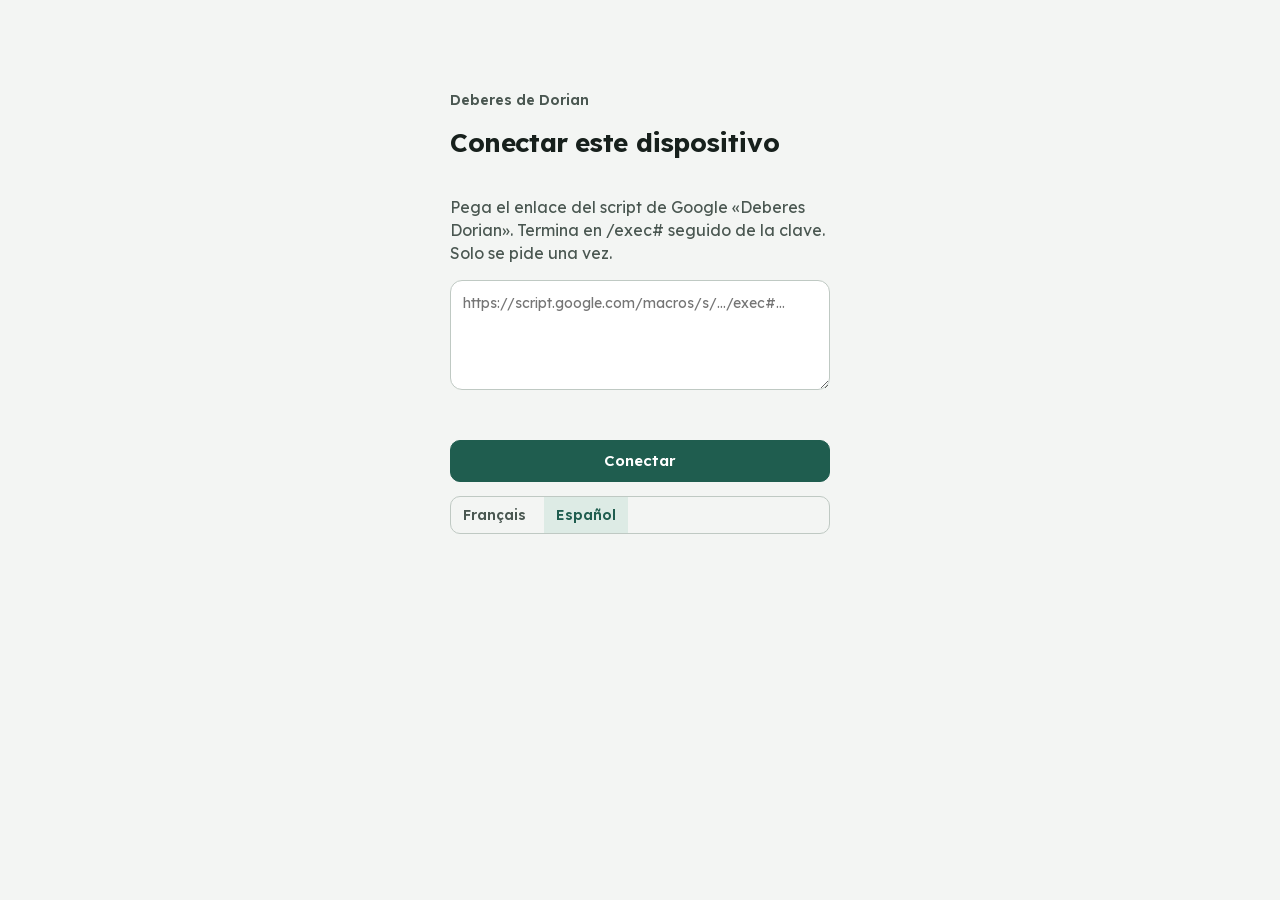
<file: papas.html>
<!doctype html>
<html lang="es">
<head>
<meta charset="utf-8">
<meta name="viewport" content="width=device-width,initial-scale=1,viewport-fit=cover">
<meta name="theme-color" content="#1D3A33">
<meta name="robots" content="noindex,nofollow">
<title>Deberes de Dorian · papás</title>
<link rel="preload" href="assets/fonts/lexend-latin.woff2" as="font" type="font/woff2" crossorigin>
<style>
/* Espace parent v2 (26 nov. 2026) : un admin sobre, bilingue, en une colonne. Pas l'univers de Dorian. */
@font-face{font-family:"Lexend";font-style:normal;font-weight:100 900;font-display:swap;src:url("assets/fonts/lexend-latin-ext.woff2") format("woff2");unicode-range:U+0100-02BA,U+02BD-02C5,U+02C7-02CC,U+02CE-02D7,U+02DD-02FF,U+1E00-1EFF,U+2020,U+20A0-20AB,U+20AD-20C0,U+2113,U+2C60-2C7F,U+A720-A7FF}
@font-face{font-family:"Lexend";font-style:normal;font-weight:100 900;font-display:swap;src:url("assets/fonts/lexend-latin.woff2") format("woff2");unicode-range:U+0000-00FF,U+0131,U+0152-0153,U+02BB-02BC,U+02C6,U+02DA,U+02DC,U+0304,U+0308,U+0329,U+2000-206F,U+20AC,U+2122,U+2191,U+2193,U+2212,U+2215,U+FEFF,U+FFFD}

:root{
  color-scheme:light dark;
  --fond:#F3F5F3; --surface:#FFFFFF; --surface-2:#EEF2EF; --trait:#DDE3DF; --trait-fort:#BFC9C3;
  --encre:#17201C; --encre-2:#4A5751; --encre-3:#6B7872;
  --rail:#1D3A33; --rail-encre:#D6E4DE; --rail-actif:#2C5248;
  --accent:#1F5D4F; --accent-encre:#FFFFFF; --accent-doux:#DDEBE5;
  --vert:#23784C; --vert-fond:#E0F1E6; --orange:#A15C00; --orange-fond:#FBEBD2; --bleu:#45608A;
  --rouge:#B3261E; --rouge-fond:#FBE4E1;
}
@media (prefers-color-scheme:dark){
  :root{
    --fond:#101614; --surface:#18201D; --surface-2:#1F2925; --trait:#2A3530; --trait-fort:#3A4842;
    --encre:#E6EEEA; --encre-2:#AEBCB6; --encre-3:#8A9993;
    --rail:#0C1311; --rail-encre:#AFC2BA; --rail-actif:#1F3A33;
    --accent:#5FB89A; --accent-encre:#0C1311; --accent-doux:#1C3A31;
    --vert:#6CCB93; --vert-fond:#173326; --orange:#F0B45C; --orange-fond:#3A2A12; --bleu:#9DB5DA;
    --rouge:#F2938B; --rouge-fond:#3B1C1A;
  }
}

*{box-sizing:border-box;margin:0;padding:0}
html{-webkit-text-size-adjust:100%}
body{font-family:"Lexend",system-ui,sans-serif;font-size:16px;line-height:1.45;background:var(--fond);color:var(--encre)}
::selection{background:var(--accent-doux)}
button,select,input,textarea{font:inherit;color:inherit}
button{cursor:pointer;background:none;border:0}
[hidden]{display:none!important}
:focus-visible{outline:2px solid var(--accent);outline-offset:2px;border-radius:6px}
svg.ic{width:20px;height:20px;flex:none;fill:none;stroke:currentColor;stroke-width:1.8;stroke-linecap:round;stroke-linejoin:round}

/* ---------- Écrans d'entrée (lien du script, code) ---------- */
.entree{max-width:420px;margin:0 auto;padding:max(48px,10vh) 20px 40px;display:flex;flex-direction:column;gap:14px}
.entree .marque-e{font-size:14px;font-weight:600;color:var(--encre-2)}
.entree h1{font-size:26px;font-weight:700;letter-spacing:-.015em}
.entree p{color:var(--encre-2)}
.entree textarea{font-size:14px;background:var(--surface);border:1px solid var(--trait-fort);border-radius:12px;padding:12px;min-height:110px;resize:vertical;word-break:break-all}
input.code{width:100%;text-align:center;font-size:32px;font-weight:700;letter-spacing:.5em;-webkit-text-security:disc;min-height:64px;background:var(--surface);border:1px solid var(--trait-fort);border-radius:12px}
.message{min-height:22px;font-size:15px;font-weight:600;color:var(--rouge)}
.entree .langue-e{display:flex;gap:6px}

/* ---------- La coquille : menu à gauche (PC), onglets en bas (mobile) ---------- */
.app{display:grid;grid-template-columns:220px 1fr;min-height:100dvh}
.rail{background:var(--rail);color:var(--rail-encre);display:flex;flex-direction:column;gap:4px;padding:20px 12px;position:sticky;top:0;height:100dvh}
.rail .marque{padding:4px 10px 18px;color:#fff;font-weight:700}
.nav a{display:flex;align-items:center;gap:12px;padding:11px 12px;border-radius:10px;color:var(--rail-encre);text-decoration:none;font-weight:500}
.nav a:hover{background:rgba(255,255,255,.06);color:#fff}
.nav a[aria-current=page]{background:var(--rail-actif);color:#fff;font-weight:600}
.rail .pied{margin-top:auto;padding:0 10px;display:flex;flex-direction:column;gap:12px}
.etat-sync{display:flex;align-items:center;gap:8px;font-size:13px;line-height:1.3}
.etat-sync::before{content:"";width:8px;height:8px;border-radius:50%;background:var(--rail-encre);flex:none}
.etat-sync.ok::before{background:#58C98A}
.etat-sync.attente::before{background:#F2B90F}
.etat-sync.erreur::before{background:#F2938B}
.etat-sync button{text-decoration:underline;font-weight:600;color:#fff}
.langue{display:inline-flex;border:1px solid rgba(255,255,255,.2);border-radius:8px;overflow:hidden;align-self:flex-start}
.langue button{padding:4px 10px;font-size:13px;font-weight:600;color:var(--rail-encre)}
.langue button[aria-pressed=true]{background:rgba(255,255,255,.16);color:#fff}
.barre,.onglets{display:none}

main{min-width:0;padding:32px 40px 56px}
.page{max-width:620px}
h1{font-size:26px;font-weight:700;letter-spacing:-.015em;margin-bottom:20px}
h2{font-size:15px;font-weight:600;color:var(--encre-2);margin:28px 0 10px}
.intro{color:var(--encre-2);margin:-8px 0 18px}
.carte{background:var(--surface);border:1px solid var(--trait);border-radius:14px}
.btn{display:inline-flex;align-items:center;justify-content:center;gap:8px;min-height:42px;padding:0 16px;border-radius:10px;font-weight:600;font-size:15px;border:1px solid var(--trait-fort);background:var(--surface);white-space:nowrap}
.btn:hover{background:var(--surface-2)}
.btn.prim{background:var(--accent);border-color:var(--accent);color:var(--accent-encre)}
.btn[disabled]{opacity:.5;cursor:default}
.lien{color:var(--accent);font-weight:600;text-decoration:underline;text-underline-offset:3px}
select,input[type=date],input[type=text]{min-height:44px;border-radius:10px;border:1px solid var(--trait-fort);background:var(--surface);padding:0 12px;min-width:0}
.petit{font-size:13.5px;color:var(--encre-3);margin-top:10px}
.rien{color:var(--encre-2);padding:14px 18px}

/* Ce soir */
.cesoir{padding:20px}
.cesoir .lab{font-size:14px;color:var(--encre-2)}
.cesoir .quoi{display:block;font-size:22px;font-weight:700;letter-spacing:-.01em;margin:2px 0 4px}
.cesoir p{color:var(--encre-2)}
.cesoir .lien{display:inline-block;margin-top:12px}
.cesoir select{width:100%;margin-top:12px}

/* Les jours (planning et semaine) */
.semaine{padding:16px 16px 14px}
.semaine .tete{display:flex;align-items:center;justify-content:space-between;gap:8px;margin-bottom:12px}
.semaine .tete b{font-weight:600}
.nav-s{display:flex;gap:4px}
.nav-s button{width:36px;height:36px;border-radius:8px;display:grid;place-items:center;color:var(--encre-2)}
.nav-s button:hover{background:var(--surface-2)}
.nav-s button[disabled]{opacity:.3;cursor:default}
.sem{display:block;font-size:13px;color:var(--encre-2);margin:2px 0 6px}
.jours7 + .sem{margin-top:12px}
.jours7{display:grid;grid-template-columns:repeat(7,minmax(0,1fr));gap:6px}
.jour{display:flex;flex-direction:column;align-items:center;gap:2px;padding:8px 0 10px;border-radius:10px;background:var(--surface-2);min-width:0}
.jour .jn{font-size:12.5px;color:var(--encre-2)}
.jour .jd{font-size:16px;font-weight:700}
.jour .mq{height:22px;display:grid;place-items:center;font-size:18px;font-weight:700;line-height:1}
.jour .pv{height:22px;display:grid;place-items:center;font-size:12px;font-weight:700;color:var(--encre-2);line-height:1;max-width:100%;overflow:hidden}
.jour .pv.n2{font-size:11px}
.jour .pv.auto{color:var(--encre-3);font-weight:500}
.jour.fait{background:var(--vert-fond);color:var(--vert)}
.jour.fait .jn{color:var(--vert)}
.jour.commence{background:var(--orange-fond);color:var(--orange)}
.jour.commence .jn{color:var(--orange)}
.jour.rien .mq{color:var(--encre-3)}
.jour.futur{background:none;border:1px dashed var(--trait);color:var(--encre-3)}
.jour.auj{box-shadow:inset 0 0 0 2px var(--encre)}
.jour[aria-pressed=true]{outline:2px solid var(--accent);outline-offset:2px}
.phrase{margin-top:12px;font-size:15px}
.phrase b{font-weight:600}
.plan-jour{margin-top:12px;padding:12px;border-radius:10px;background:var(--surface-2);display:flex;flex-direction:column;gap:8px}
.plan-jour p{font-size:14px;color:var(--encre-2)}
.puces{display:flex;gap:8px;flex-wrap:wrap}
.puce{min-height:40px;padding:0 14px;border-radius:999px;border:1px solid var(--trait-fort);background:var(--surface);font-weight:600}
.puce[aria-pressed=true]{background:var(--vert);border-color:var(--vert);color:#fff}

/* Listes */
.liste{list-style:none}
.liste > li{border-top:1px solid var(--trait)}
.liste > li:first-child{border-top:0}
.ligne{display:flex;align-items:center;gap:12px;padding:14px 18px}
.ligne .t{flex:1;min-width:0}
.ligne .t b{display:block;font-weight:600}
.ligne .t small{display:block;color:var(--encre-2);font-size:14px}
.ligne .q{font-size:14px;color:var(--encre-2);white-space:nowrap;text-align:right}

/* Leçons : une carte par matière */
.matiere{padding:16px 18px;margin-bottom:16px}
.tete-m{display:flex;justify-content:space-between;align-items:baseline;gap:12px;margin-bottom:12px}
.tete-m b{font-size:18px;font-weight:700}
.tete-m span{font-size:14px;color:var(--encre-2)}
.champ{display:flex;flex-direction:column;gap:6px}
.champ label{font-weight:600}
.champ .rang{display:flex;gap:8px;flex-wrap:wrap}
.champ .rang input{flex:1 1 160px}
.champ p{font-size:14px;color:var(--encre-2)}
.champ.ex{padding-bottom:14px;border-bottom:1px solid var(--trait);margin-bottom:6px}
.prog{list-style:none}
.prog label{display:flex;align-items:center;gap:12px;padding:9px 0;cursor:pointer}
.prog input{appearance:none;width:24px;height:24px;flex:none;border-radius:7px;border:2px solid var(--trait-fort);background:var(--surface);display:grid;place-items:center;cursor:pointer;margin:0}
.prog input:checked{background:var(--accent);border-color:var(--accent)}
.prog input:checked::after{content:"";width:6px;height:11px;border:solid var(--accent-encre);border-width:0 2.5px 2.5px 0;transform:translateY(-1px) rotate(45deg)}
.prog span{flex:1;min-width:0}
.prog span i{display:block;font-style:normal;font-size:13px;color:var(--encre-3)}
.prog li:has(input:not(:checked)) span{color:var(--encre-2)}
.prog small{font-size:13.5px;color:var(--encre-3);white-space:nowrap}
.prog small.sait{color:var(--vert);font-weight:600}
.pied-m{padding-top:6px}
.pied-m .lien{font-size:14px}

/* Semaine (suivi) */
.seance{padding:14px 18px;border-top:1px solid var(--trait)}
.seance:first-child{border-top:0}
.seance .h{display:flex;justify-content:space-between;gap:12px;font-size:14px;color:var(--encre-2)}
.seance .t{font-weight:600;margin:2px 0}
.seance .r{font-size:14px;color:var(--encre-2)}
.seance .r b{color:var(--encre);font-weight:500}
.seance .a{font-size:13px;color:var(--encre-3)}
.seance.regalo .t{color:var(--accent)}
.tag{display:inline-block;font-size:12.5px;font-weight:600;padding:1px 8px;border-radius:6px;background:var(--orange-fond);color:var(--orange);margin-left:6px;vertical-align:1px}

/* Réglages */
.reglage{display:flex;align-items:center;justify-content:space-between;gap:16px;padding:14px 18px;border-top:1px solid var(--trait)}
.reglage:first-child{border-top:0}
.reglage .lib{font-weight:500}
.reglage small{color:var(--encre-2);font-size:14px;white-space:nowrap}
.inter{appearance:none;width:46px;height:28px;border-radius:14px;background:var(--trait-fort);position:relative;cursor:pointer;flex:none;margin:0}
.inter::after{content:"";position:absolute;top:3px;left:3px;width:22px;height:22px;border-radius:50%;background:#fff;box-shadow:0 1px 2px rgba(0,0,0,.25);transition:transform .2s}
.inter:checked{background:var(--accent)}
.inter:checked::after{transform:translateX(18px)}
.choix-l{display:inline-flex;border:1px solid var(--trait-fort);border-radius:10px;overflow:hidden}
.choix-l button{padding:8px 12px;font-size:14px;font-weight:600;color:var(--encre-2)}
.choix-l button[aria-pressed=true]{background:var(--accent-doux);color:var(--accent)}
.choix-l.col{display:flex;flex-direction:column;margin-top:8px}
.choix-l.col button{text-align:left;padding:11px 14px}
.choix-l.col button + button{border-top:1px solid var(--trait)}
.choix-l.col button[aria-pressed=true]::before{content:"✓ "}
.danger{color:var(--rouge)}
.ajout{padding:14px 18px;border-top:1px solid var(--trait);display:flex;flex-direction:column;gap:10px}
.ajout .rang{display:flex;gap:8px}
.ajout input{flex:1}
.qr{align-self:center;background:#fff;border-radius:14px;padding:12px;line-height:0}
.qr svg{width:200px;height:200px}
.lienBranchement{font-size:12px;color:var(--encre-3);word-break:break-all}

@media (max-width:760px){
  .app{display:block}
  .rail{display:none}
  .barre{display:flex;align-items:center;justify-content:space-between;gap:10px;position:sticky;top:0;z-index:5;background:var(--rail);color:#fff;padding:max(10px,env(safe-area-inset-top)) 16px 10px}
  .barre b{display:none}
  .barre .droite{display:flex;align-items:center;gap:10px;min-width:0}
  .barre .etat-sync{color:var(--rail-encre);font-size:12.5px;min-width:0}
  .barre .etat-sync span{overflow:hidden;text-overflow:ellipsis;white-space:nowrap}
  .onglets{display:grid;grid-template-columns:repeat(4,1fr);position:fixed;left:0;right:0;bottom:0;z-index:5;background:var(--surface);border-top:1px solid var(--trait);padding:4px 4px max(4px,env(safe-area-inset-bottom))}
  .onglets a{display:flex;flex-direction:column;align-items:center;gap:2px;padding:6px 2px;font-size:12px;font-weight:600;color:var(--encre-3);text-decoration:none;min-width:0}
  .onglets a span{max-width:100%;overflow:hidden;text-overflow:ellipsis;white-space:nowrap}
  .onglets a[aria-current=page]{color:var(--accent)}
  .onglets .ic{width:22px;height:22px}
  main{padding:18px 16px calc(84px + env(safe-area-inset-bottom))}
  h1{font-size:22px;margin-bottom:14px}
  .ligne,.seance,.reglage,.ajout{padding-left:14px;padding-right:14px}
  .jours7{gap:4px}
  .semaine{padding:14px 12px 12px}
  .matiere{padding:14px}
  .reglage{flex-wrap:wrap}
}
@media (prefers-reduced-motion:reduce){*{transition:none!important}}
</style>
</head>
<body>

<!-- 1. Première ouverture sur ce téléphone : le lien du script -->
<section class="entree" id="ecranLien" hidden>
  <span class="marque-e" data-t="marque"></span>
  <h1 data-t="lienTitre"></h1>
  <p data-t="lienTexte"></p>
  <textarea id="champLien" placeholder="https://script.google.com/macros/s/…/exec#…" autocomplete="off" autocapitalize="off" spellcheck="false"></textarea>
  <p class="message" id="msgLien" role="alert"></p>
  <button class="btn prim" id="okLien" data-t="connecter"></button>
  <div class="langue-e choix-l" role="group" aria-label="Langue / Idioma"><button data-l="fr">Français</button><button data-l="es">Español</button></div>
</section>

<!-- 2. Le code à 4 chiffres (le choisir la première fois, puis le taper) -->
<section class="entree" id="ecranCode" hidden>
  <span class="marque-e" data-t="marque"></span>
  <h1 id="titreCode"></h1>
  <p id="texteCode"></p>
  <input class="code" id="champCode" inputmode="numeric" pattern="[0-9]*" maxlength="4" autocomplete="off">
  <p class="message" id="msgCode" role="alert"></p>
  <button class="lien" id="oubli" data-t="oubli" style="align-self:flex-start"></button>
  <div class="langue-e choix-l" role="group" aria-label="Langue / Idioma"><button data-l="fr">Français</button><button data-l="es">Español</button></div>
</section>

<!-- 3. L'espace parent -->
<div class="app" id="contenu" hidden>
  <nav class="rail" aria-label="Menu">
    <div class="marque" data-t="marque"></div>
    <div class="nav" id="nav"></div>
    <div class="pied">
      <span class="etat-sync" aria-live="polite"></span>
      <div class="langue" role="group" aria-label="Langue / Idioma"><button data-l="fr">FR</button><button data-l="es">ES</button></div>
    </div>
  </nav>
  <header class="barre">
    <b data-t="marque"></b>
    <div class="droite"><span class="etat-sync"></span><div class="langue" role="group" aria-label="Langue / Idioma"><button data-l="fr">FR</button><button data-l="es">ES</button></div></div>
  </header>
  <main id="main"></main>
  <nav class="onglets" id="onglets" aria-label="Menu"></nav>
</div>

<script src="lecons.js?v=14"></script>
<script src="maths.js?v=15"></script>
<script src="sync.js?v=8"></script>
<script src="deberes.js?v=7"></script>
<script>
  // ================= Textes (français / espagnol) : aucun texte en dur ailleurs =================
  const T = {
    fr: {
      marque: "Devoirs de Dorian", hoy: "Aujourd'hui", lecons: "Leçons", semaine: "Semaine", reglages: "Réglages",
      lienTitre: "Connecter cet appareil", lienTexte: "Colle le lien du script Google « Deberes Dorian ». Il se termine par /exec# suivi de la clé. On ne le demande qu'une fois.",
      connecter: "Connecter", pasConnecte: (e) => `Connexion impossible : ${e}.`,
      codeTitre: "Code parent", codeTaper: "Tape le code à 4 chiffres.", codeChoisir: "Choisis un code", codeChoisirTexte: "Choisis un code à 4 chiffres pour les parents. Dorian ne doit pas le connaître.",
      codeEncore: "Tape-le encore une fois pour confirmer.", codePasPareil: "Ce n'est pas le même. Choisis un code à 4 chiffres.", codeFaux: "Ce n'est pas le code.",
      codePasGarde: (e) => `Code non enregistré (${e}). Essaie avec internet.`, oubli: "Code oublié ?", oubliPrompt: "Pour choisir un nouveau code, colle de nouveau le lien du script (…/exec#clé) :",
      oubliFaux: "Ce lien n'est pas celui de cet appareil.",
      sAjour: (h) => `À jour · ${h}`, sSync: "Synchronisation…", sGarde: (h) => `Enregistré · ${h}`, sEnregistre: "Enregistrement…", sPasGarde: "Pas enregistré", reessayer: "Réessayer",
      sHorsLigne: (d) => `Pas d'internet · données de ${d}`, sAvant: "avant",
      cesoirLab: "Ce soir, Dorian fait :", dejaFait: "Ce soir, Dorian a déjà fait :", changer: "Choisir une autre leçon pour ce soir", auto: "Automatique (conseillé)",
      r_forzada: "Choisie par un parent pour ce soir.", r_plan: "Prévue au planning d'aujourd'hui.", r_examen: (d) => `Examen ${d} : cette matière passe avant.`,
      r_repaso: "Jour du Repaso : il revoit ce qui lui a coûté.", r_turno: "Au programme : l'appli fait le thème qu'il sait le moins.", r_ninguno: "Rien n'est coché dans Leçons : coche ce qu'il doit travailler.",
      repasoNom: "Repaso de la semaine",
      planTitre: "Le planning", cetteSem: "Cette semaine", semProch: "Semaine prochaine", semDu: (d) => `Semaine du ${d}`, autoCourt: "auto",
      planAide: "Touche un jour pour choisir les matières. Sans rien choisir, l'appli décide seule (« auto »).",
      planN: (n) => `${n} séance${n > 1 ? "s" : ""} ce jour-là, avec une pause entre chaque.`, planAuto: "Rien de choisi : l'appli décide seule ce jour-là.",
      faits: (n, t) => `<b>Devoirs faits ${n} jour${n > 1 ? "s" : ""} sur ${t}.</b>`, aujPas: "Aujourd'hui : pas encore.", commences: (n) => `${n} commencé${n > 1 ? "s" : ""} sans finir.`,
      aVenir: "À venir", examen: "Examen", themesN: (n) => `${n} thème${n > 1 ? "s" : ""} au programme`, rienAVenir: "Aucun examen prévu. Mets la date dans Leçons.",
      en: "Anglais", fr: "Français", ma: "Maths", court_en: "Ang", court_fr: "Fr", court_ma: "Ma",
      lecIntro: "Coche ce que Dorian doit travailler. L'appli choisit chaque soir le thème qu'il sait le moins.",
      nbProg: (a, b) => `${a} sur ${b} au programme`, examenMat: "Date de l'examen (facultatif)",
      examenAide: (d) => `Examen ${d} : les 3 jours avant, cette matière passe en priorité. Le lendemain, tout est décoché.`,
      sait: "✓ il le sait", revoir: "à revoir", pasFaite: "pas encore faite", melange: "les 2 derniers jours", toutCocher: "Tout cocher", rienCocher: "Tout décocher",
      seancesDu: (d) => `Séances du ${d}`, seancesSem: "Séances de la semaine", aucune: "Rien ce jour-là.", aucuneSem: "Aucune séance cette semaine.",
      aRevoir: "À revoir :", sansFaute: "Sans erreur.", nonFinie: "pas finie", rapida: "très rapide", azar: "au hasard", regalo: "Partie offerte",
      min: "min", pauses: (n) => (n ? `${n} pause${n > 1 ? "s" : ""}` : "sans pause"),
      synchro: "Une séance faite sans internet arrive quand le téléphone se reconnecte. Dernière connexion :", aucunTel: "Aucun téléphone ne s'est encore connecté.",
      coince: "Ce qui coince le plus (2 semaines)", rienCoince: "Rien ces deux dernières semaines.",
      m_total: "total ou différence ?", m_signe: "additionner ou soustraire ?", m_unites: "unités", m_dizaines: "dizaines", m_palitos: "bâtonnets (dizaines et unités)",
      gSeance: "La séance", trabajo: "Temps de travail avant la pause", pausa: "Durée de la pause", repaso: "Jour du Repaso", tranquilo: "Rythme tranquille (s'il va trop vite)",
      mn: (n) => `${n} min`, chaque: (j) => `Le ${j}`,
      modeLab: "Pause", modeMini: "Petites parties entre les exercices", modeGrande: "Une grande pause à la fin",
      jeuxLab: "Jeux (un au hasard parmi ceux cochés)", blocLab: "Une partie tous les…", blocN: (n) => `${n} exercices`, unJeu: "Garde au moins un jeu coché.",
      gJeu: "Jeux", parties: (n) => (n ? `Dorian a ${n} partie${n > 1 ? "s" : ""} à jouer` : "Dorian n'a pas de partie à jouer"), partiesInconnu: "Parties : pas d'internet",
      regaloAttente: " (un cadeau attend internet)", offrir: "Offrir une partie", offrirConfirm: "Offrir une partie à Dorian ?", libre: "Partie offerte jusqu'à la fin du jeu (15 min max.)",
      gTel: "Téléphones de Dorian", vu: "vu", ajouterTel: "Ajouter un téléphone", nomTel: "Nom du téléphone (ex. : téléphone de mamie)", creer: "Créer",
      telAide: "Ouvre ce lien sur le nouveau téléphone, ou scanne le code avec son appareil photo. Le lien contient la clé : ne l'envoie qu'à la famille.",
      envoyer: "Envoyer le lien", copier: "Copier", copie: "Copié !", copierPrompt: "Copie le lien :", qrHorsLigne: "Pas d'internet : impossible de dessiner le code. Utilise « Envoyer le lien ».",
      partageTexte: "Ouvre ce lien sur le téléphone pour le connecter :", nomDefaut: "móvil de la abuela",
      gAcces: "Accès", langueLab: "Langue", changerCode: "Changer le code parent", verrouiller: "Verrouiller", deconnecter: "Déconnecter cet appareil",
      deconnecterConfirm: "Déconnecter cet appareil ? Il faudra recoller le lien du script.", modifier: "Changer",
      jours: ["dim.", "lun.", "mar.", "mer.", "jeu.", "ven.", "sam."], joursL: ["dimanche", "lundi", "mardi", "mercredi", "jeudi", "vendredi", "samedi"],
      mois: ["janv.", "févr.", "mars", "avr.", "mai", "juin", "juil.", "août", "sept.", "oct.", "nov.", "déc."],
      auj: "aujourd'hui", demain: "demain", hier: "hier", precedente: "Semaine précédente", suivante: "Semaine suivante",
    },
    es: {
      marque: "Deberes de Dorian", hoy: "Hoy", lecons: "Lecciones", semaine: "Semana", reglages: "Ajustes",
      lienTitre: "Conectar este dispositivo", lienTexte: "Pega el enlace del script de Google «Deberes Dorian». Termina en /exec# seguido de la clave. Solo se pide una vez.",
      connecter: "Conectar", pasConnecte: (e) => `No se pudo conectar: ${e}.`,
      codeTitre: "Código de papás", codeTaper: "Escribe el código de 4 cifras.", codeChoisir: "Elige un código", codeChoisirTexte: "Elige un código de 4 cifras para papá y mamá. Dorian no debe saberlo.",
      codeEncore: "Escríbelo otra vez para confirmar.", codePasPareil: "No coinciden. Elige un código de 4 cifras.", codeFaux: "Ese no es el código.",
      codePasGarde: (e) => `No se pudo guardar el código (${e}). Prueba con conexión.`, oubli: "¿Olvidaste el código?", oubliPrompt: "Para elegir un código nuevo, pega otra vez el enlace del script (…/exec#clave):",
      oubliFaux: "Ese enlace no es el de este dispositivo.",
      sAjour: (h) => `Al día · ${h}`, sSync: "Sincronizando…", sGarde: (h) => `Guardado · ${h}`, sEnregistre: "Guardando…", sPasGarde: "No guardado", reessayer: "Reintentar",
      sHorsLigne: (d) => `Sin conexión · datos de ${d}`, sAvant: "antes",
      cesoirLab: "Hoy, Dorian hace:", dejaFait: "Hoy, Dorian ya ha hecho:", changer: "Elegir otra lección para hoy", auto: "Automático (recomendado)",
      r_forzada: "Elegida por papá o mamá para hoy.", r_plan: "Prevista en la planificación de hoy.", r_examen: (d) => `Examen ${d}: esta asignatura va primero.`,
      r_repaso: "Día del repaso: repasa lo que le costó.", r_turno: "En el programa: la app hace el tema que menos sabe.", r_ninguno: "No hay nada marcado en Lecciones: marca lo que tiene que trabajar.",
      repasoNom: "Repaso de la semana",
      planTitre: "La planificación", cetteSem: "Esta semana", semProch: "La semana que viene", semDu: (d) => `Semana del ${d}`, autoCourt: "auto",
      planAide: "Toca un día para elegir las asignaturas. Si no eliges nada, la app decide sola («auto»).",
      planN: (n) => `${n} ${n > 1 ? "sesiones" : "sesión"} ese día, con un descanso entre cada una.`, planAuto: "Nada elegido: ese día la app decide sola.",
      faits: (n, t) => `<b>Deberes hechos ${n} ${n > 1 ? "días" : "día"} de ${t}.</b>`, aujPas: "Hoy: todavía no.", commences: (n) => `${n} ${n > 1 ? "empezados" : "empezado"} sin terminar.`,
      aVenir: "Próximamente", examen: "Examen", themesN: (n) => `${n} ${n > 1 ? "temas" : "tema"} en el programa`, rienAVenir: "Ningún examen previsto. Pon la fecha en Lecciones.",
      en: "Inglés", fr: "Francés", ma: "Mates", court_en: "Ing", court_fr: "Fr", court_ma: "Mat",
      lecIntro: "Marca lo que Dorian tiene que trabajar. Cada tarde, la app elige el tema que menos sabe.",
      nbProg: (a, b) => `${a} de ${b} en el programa`, examenMat: "Fecha del examen (opcional)",
      examenAide: (d) => `Examen ${d}: los 3 días antes, esta asignatura va primero. Al día siguiente, se desmarca todo.`,
      sait: "✓ lo sabe", revoir: "por repasar", pasFaite: "todavía no hecha", melange: "los 2 últimos días", toutCocher: "Marcar todo", rienCocher: "Desmarcar todo",
      seancesDu: (d) => `Sesiones del ${d}`, seancesSem: "Sesiones de la semana", aucune: "Nada ese día.", aucuneSem: "Ninguna sesión esta semana.",
      aRevoir: "Por repasar:", sansFaute: "Sin fallos.", nonFinie: "sin terminar", rapida: "muy rápida", azar: "al azar", regalo: "Partida regalada",
      min: "min", pauses: (n) => (n ? `${n} ${n > 1 ? "pausas" : "pausa"}` : "sin pausas"),
      synchro: "Una sesión hecha sin internet llega cuando el móvil se vuelve a conectar. Última conexión:", aucunTel: "Ningún móvil se ha conectado todavía.",
      coince: "Lo que más le cuesta (2 semanas)", rienCoince: "Nada en estas dos semanas.",
      m_total: "¿total o diferencia?", m_signe: "¿sumar o restar?", m_unites: "unidades", m_dizaines: "decenas", m_palitos: "palitos (decenas y unidades)",
      gSeance: "La sesión", trabajo: "Tiempo de trabajo antes del descanso", pausa: "Duración del descanso", repaso: "Día del repaso", tranquilo: "Ritmo tranquilo (si va demasiado rápido)",
      mn: (n) => `${n} min`, chaque: (j) => `Cada ${j}`,
      modeLab: "Descanso", modeMini: "Mini-partidas entre ejercicios", modeGrande: "Una pausa grande al final",
      jeuxLab: "Juegos (uno al azar entre los marcados)", blocLab: "Un juego cada…", blocN: (n) => `${n} ejercicios`, unJeu: "Deja al menos un juego marcado.",
      gJeu: "Juegos", parties: (n) => (n ? `Dorian tiene ${n} ${n > 1 ? "partidas" : "partida"} para jugar` : "Dorian no tiene partidas pendientes"), partiesInconnu: "Partidas: sin conexión",
      regaloAttente: " (un regalo espera conexión)", offrir: "Regalar una partida", offrirConfirm: "¿Regalar una partida a Dorian?", libre: "Partida regalada hasta terminar el juego (máx. 15 min)",
      gTel: "Móviles de Dorian", vu: "visto", ajouterTel: "Añadir un móvil", nomTel: "Nombre del móvil (p. ej.: móvil de la abuela)", creer: "Crear",
      telAide: "Abre este enlace en el móvil nuevo, o escanea el código con su cámara. El enlace lleva la clave: envíalo solo a la familia.",
      envoyer: "Enviar el enlace", copier: "Copiar", copie: "¡Copiado!", copierPrompt: "Copia el enlace:", qrHorsLigne: "Sin conexión: no se puede dibujar el código. Usa «Enviar el enlace».",
      partageTexte: "Abre este enlace en el móvil para conectarlo:", nomDefaut: "móvil de la abuela",
      gAcces: "Acceso", langueLab: "Idioma", changerCode: "Cambiar el código de papás", verrouiller: "Cerrar", deconnecter: "Desconectar este dispositivo",
      deconnecterConfirm: "¿Desconectar este dispositivo? Habrá que pegar otra vez el enlace del script.", modifier: "Cambiar",
      jours: ["dom.", "lun.", "mar.", "mié.", "jue.", "vie.", "sáb."], joursL: ["domingo", "lunes", "martes", "miércoles", "jueves", "viernes", "sábado"],
      mois: ["ene.", "feb.", "mar.", "abr.", "may.", "jun.", "jul.", "ago.", "sept.", "oct.", "nov.", "dic."],
      auj: "hoy", demain: "mañana", hier: "ayer", precedente: "Semana anterior", suivante: "Semana siguiente",
    },
  };
  const CLE_LANGUE = "dorian.papas.idioma";
  let LANGUE = (() => { try { return localStorage.getItem(CLE_LANGUE); } catch { return null; } })() || ((navigator.language || "").toLowerCase().startsWith("fr") ? "fr" : "es");
  // Typographie française : espace insécable avant : ; ? ! » et après «.
  const nbsp = (x) => (LANGUE === "fr" && typeof x === "string" ? x.replace(/ ([:;?!»])/g, " $1").replace(/« /g, "« ") : x);
  const t = (k, ...a) => { const v = T[LANGUE][k]; return nbsp(typeof v === "function" ? v(...a) : v ?? k); };

  // ================= Outils =================
  const $ = (id) => document.getElementById(id);
  const echap = (x) => String(x ?? "").replace(/[&<>"]/g, (c) => ({ "&": "&amp;", "<": "&lt;", ">": "&gt;", '"': "&quot;" })[c]);
  const lireLocal = (cle, d) => { try { return JSON.parse(localStorage.getItem(cle)) ?? d; } catch { return d; } };
  const ecrireLocal = (cle, v) => { try { v == null ? localStorage.removeItem(cle) : localStorage.setItem(cle, JSON.stringify(v)); } catch {} };
  const OUVERT = "dorian.papas.abierto";      // sessionStorage : le code a été tapé dans cet onglet
  const PENDIENTE = "dorian.papas.pendiente"; // des réglages pas encore partis (pas de réseau)
  const REGALOS = "dorian.papas.regalos";     // les parties offertes pas encore parties
  const hoy = () => Deberes.jour();
  const plus = (j, n) => { const d = new Date(j + "T12:00"); d.setDate(d.getDate() + n); return Deberes.jour(d); };
  const lundiDe = (j) => plus(j, -((new Date(j + "T12:00").getDay() + 6) % 7));
  const date = (j) => { const d = new Date(j + "T12:00"); return `${t("jours")[d.getDay()]} ${d.getDate()} ${t("mois")[d.getMonth()]}`; };
  const quand = (j) => { const n = Deberes.ecart(hoy(), j); return n === 0 ? t("auj") : n === 1 ? t("demain") : n === -1 ? t("hier") : n > 1 && n < 7 ? t("joursL")[new Date(j + "T12:00").getDay()] : date(j); };
  const heure = (iso) => new Date(iso).toLocaleTimeString(LANGUE === "fr" ? "fr-FR" : "es-ES", { hour: "2-digit", minute: "2-digit" });
  const MAT = ["en", "fr", "ma"];
  const REPASO = Deberes.REPASO;
  const matiere = Deberes.matiereDe;
  const LISTE = Object.keys(LECONS).filter((k) => k !== REPASO && MAT.includes(matiere(k)));
  const leconsDe = (m) => LISTE.filter((k) => matiere(k) === m);
  // Le nom d'une leçon sans la matière (« Francés · Los colores » → « Los colores ») : les leçons restent en espagnol.
  const nomLecon = (k) => { const L = LECONS[k]; if (!L) return k; const p = L.titre.split(" · "); return p.length > 1 ? p.slice(1).join(" · ") : L.titre; };
  const titreComplet = (k) => (MAT.includes(matiere(k)) ? `${t(matiere(k))} · ${nomLecon(k)}` : LECONS[k]?.titre || k);

  // Le code n'est jamais gardé en clair : une empreinte, salée par la clé du script (barrière d'écran seulement).
  function empreinte(code) {
    const s = "dorian|" + (Sync.lien()?.cle || "") + "|" + code;
    let h = 0x811c9dc5;
    for (let i = 0; i < s.length; i++) { h ^= s.charCodeAt(i); h = Math.imul(h, 0x01000193) >>> 0; }
    return "f1:" + h.toString(16);
  }

  let A = {};     // les réglages
  let S = [];     // les séances (de la plus récente à la plus ancienne)
  let P = null;   // la progression de Dorian (tickets, téléphones…)
  let page = "hoy", jourPlan = null, decalage = 0, jourVu = null, forcerOuvert = false, lienCree = "";

  // ================= État de la synchronisation =================
  let etatSync = { classe: "", texte: "…", reessayer: false };
  function etat(classe, texte, reessayer = false) {
    etatSync = { classe, texte, reessayer };
    document.querySelectorAll(".etat-sync").forEach((e) => {
      e.className = "etat-sync " + classe;
      e.innerHTML = `<span>${echap(texte)}</span>` + (reessayer ? ` <button data-reessayer>${t("reessayer")}</button>` : "");
    });
  }

  // ================= Enregistrer : chaque changement part tout de suite, et attend s'il n'y a pas de réseau =================
  let minuterie;
  function changer(partiels) {
    A = { ...A, ...partiels };
    ecrireLocal(PENDIENTE, { ...lireLocal(PENDIENTE, {}), ...partiels });
    afficher();
    etat("attente", t("sEnregistre"));
    clearTimeout(minuterie);
    minuterie = setTimeout(envoyer, 500);
  }
  async function envoyer() {
    const p = lireLocal(PENDIENTE, null);
    if (!p) return;
    etat("attente", t("sEnregistre"));
    try {
      const recu = await Sync.guardarAjustes(p);
      const reste = lireLocal(PENDIENTE, {});
      Object.keys(p).forEach((k) => { if (JSON.stringify(reste[k]) === JSON.stringify(p[k])) delete reste[k]; });
      ecrireLocal(PENDIENTE, Object.keys(reste).length ? reste : null);
      A = { ...recu, ...reste };
      if (Object.keys(reste).length) return envoyer();
      etat("ok", t("sGarde", heure(new Date())));
    } catch (err) {
      etat("erreur", `${t("sPasGarde")} (${err.message})`, true);
    }
  }
  window.addEventListener("online", () => { envoyer(); envoyerRegalos(); });

  // Une copie modifiable des « temas » (on ne touche jamais l'objet reçu).
  const copieTemas = () => JSON.parse(JSON.stringify(A.temas || {}));
  // La date d'examen d'une matière : celle saisie ici, sinon (anciens réglages) celle des leçons. Vide si passée.
  function examenMatiere(m, temas = A.temas || {}) {
    let d = (temas.__examenes || {})[m];
    if (d === undefined) d = leconsDe(m).map((k) => (temas[k] || {}).control).filter(Boolean).sort().pop() || "";
    return d && d >= hoy() ? d : "";
  }
  const auProgramme = (k, temas = A.temas || {}) => Deberes.etatLecon(temas[k], hoy()).programme;

  function changerExamen(m, d) {
    const temas = copieTemas();
    temas.__examenes = { ...(temas.__examenes || {}), [m]: d };
    // Recopiée sur chaque leçon de la matière : c'est ce que lisent les téléphones de Dorian (même les anciens).
    leconsDe(m).forEach((k) => { const x = (temas[k] ??= {}); x.control = d; });
    changer({ temas });
  }
  function cocher(ids, oui) {
    const temas = copieTemas();
    ids.forEach((k) => {
      const x = (temas[k] ??= {});
      x.semana = oui;
      // Recochée après son examen : elle reprend l'examen actuel de sa matière (ou aucun).
      if (oui && x.control && x.control < hoy()) x.control = examenMatiere(matiere(k), temas);
    });
    changer({ temas });
  }
  function changerPlan(d, m) {
    const temas = copieTemas();
    const plan = {};
    Object.entries(temas.__plan || {}).forEach(([j, ms]) => { if (j >= hoy()) plan[j] = ms; }); // on oublie les jours passés
    const ms = plan[d] || [];
    plan[d] = ms.includes(m) ? ms.filter((x) => x !== m) : MAT.filter((x) => ms.includes(x) || x === m);
    if (!plan[d].length) delete plan[d];
    temas.__plan = plan;
    changer({ temas });
  }

  // ================= Ce qui a été fait (d'après le suivi) =================
  // Les leçons faites : la progression partagée des téléphones de Dorian, complétée par le suivi (la date la plus récente).
  const hechasSuivi = () => {
    const h = { ...((P && P.hechas) || {}) };
    [...S].reverse().forEach((s) => { if (s.terminada && !(h[s.leccion] > s.fecha)) h[s.leccion] = s.fecha; });
    return h;
  };
  // « Il le sait » : ses 2 dernières séances sont finies, avec au plus 1 erreur chacune.
  function sait(k) {
    const ss = S.filter((s) => s.leccion === k).slice(0, 2);
    if (!ss.length) return null;
    return ss.length === 2 && ss.every((s) => s.terminada && s.fallos.reduce((n, f) => n + (f.n || 1), 0) <= 1);
  }
  const etiquetteFallo = (f) => (f.tipo === "mates" ? { "total/diferencia": t("m_total"), "sumar/restar": t("m_signe"), unidades: t("m_unites"), decenas: t("m_dizaines"), palitos: t("m_palitos") }[f.txt] || f.txt : f.txt);

  // ================= Aujourd'hui =================
  function rangee(lundi, mode) {
    const plan = (A.temas || {}).__plan || {};
    return [0, 1, 2, 3, 4, 5, 6].map((i) => {
      const d = plus(lundi, i), ss = S.filter((s) => s.fecha === d);
      const st = ss.some((s) => s.terminada) ? "fait" : ss.length ? "commence" : d > hoy() ? "futur" : "rien";
      const pv = (plan[d] || []).map((m) => t("court_" + m));
      let mq;
      if (st === "fait") mq = `<span class="mq">✓</span>`;
      else if (st === "commence") mq = `<span class="mq">½</span>`;
      else if (mode === "plan" && d >= hoy()) mq = pv.length ? `<span class="pv${pv.length > 1 ? " n2" : ""}">${pv.length > 2 ? pv.map((x) => x[0]).join(" ") : pv.join("+")}</span>` : `<span class="pv auto">${t("autoCourt")}</span>`;
      else if (d > hoy()) mq = `<span class="mq"></span>`;
      else mq = `<span class="mq">–</span>`;
      const etiquette = `${date(d)}`;
      const attr = mode === "plan" && d >= hoy() && st !== "fait" ? `data-pj="${d}" aria-pressed="${jourPlan === d}"` : `data-j="${d}" aria-pressed="${jourVu === d}"`;
      return `<button class="jour ${st}${d === hoy() ? " auj" : ""}" ${attr} aria-label="${etiquette}"><span class="jn">${t("jours")[new Date(d + "T12:00").getDay()]}</span><span class="jd">${new Date(d + "T12:00").getDate()}</span>${mq}</button>`;
    }).join("");
  }
  // « Devoirs faits 3 jours sur 4 » : les jours d'école (lundi-vendredi) passés, aujourd'hui seulement s'il est fait.
  function resume(lundi) {
    let faits = 0, total = 0, commences = 0, aujPas = false;
    for (let i = 0; i < 5; i++) {
      const d = plus(lundi, i);
      if (d > hoy()) break;
      const ss = S.filter((s) => s.fecha === d), fait = ss.some((s) => s.terminada);
      if (fait) { faits++; total++; } else if (d === hoy()) aujPas = true; else { total++; if (ss.length) commences++; }
    }
    if (!total && !aujPas) return "";
    return `${total ? t("faits", faits, total) : ""}${commences ? " " + t("commences", commences) : ""}${aujPas ? " " + t("aujPas") : ""}`;
  }
  function pageHoy() {
    const h = hechasSuivi();
    const faitesAuj = S.filter((s) => s.fecha === hoy() && s.terminada);
    const pendientes = S[0]?.pendientes || 0;
    // Même calcul que sur le téléphone de Dorian : mêmes réglages, mêmes leçons faites, mêmes points ratés.
    const c = Deberes.choisir({ ajustes: A, hechas: h, repaso: pendientes ? {} : null, hoy: hoy(), pts: (P && P.puntos) || null });
    const raison = c.raison === "examen" ? t("r_examen", quand(c.examen)) : t("r_" + c.raison);
    const nomC = c.id === REPASO ? t("repasoNom") : titreComplet(c.id);
    const f = A.forzada && A.forzada.fecha === hoy() ? A.forzada.lecon : "";
    let cesoir;
    if (faitesAuj.length && !f) {
      cesoir = `<span class="lab">${t("dejaFait")}</span>${faitesAuj.map((s) => `<span class="quoi">✓ ${echap(s.leccion === REPASO ? s.titulo : titreComplet(s.leccion))}</span>`).join("")}`;
    } else {
      cesoir = `<span class="lab">${t("cesoirLab")}</span><span class="quoi">${echap(nomC)}</span><p>${raison}</p>`;
    }
    const choix = forcerOuvert || f
      ? `<select id="forcer" aria-label="${t("changer")}"><option value="">${t("auto")}</option>${MAT.map((m) => `<optgroup label="${t(m)}">${leconsDe(m).map((k) => `<option value="${k}"${k === f ? " selected" : ""}>${echap(nomLecon(k))}</option>`).join("")}</optgroup>`).join("")}</select>`
      : `<button class="lien" data-forcer>${t("changer")}</button>`;
    const l0 = lundiDe(hoy());
    const jp = jourPlan && jourPlan >= hoy() ? jourPlan : null;
    const ms = jp ? ((A.temas || {}).__plan || {})[jp] || [] : [];
    const panneau = jp
      ? `<div class="plan-jour"><b>${date(jp)}</b><div class="puces">${MAT.map((m) => `<button class="puce" data-pm="${m}" aria-pressed="${ms.includes(m)}">${t(m)}</button>`).join("")}</div><p>${ms.length ? t("planN", ms.length) : t("planAuto")}</p></div>`
      : `<p class="petit">${t("planAide")}</p>`;
    const venir = MAT.map((m) => ({ m, d: examenMatiere(m) })).filter((x) => x.d).sort((a, b) => a.d.localeCompare(b.d));
    const ph = resume(l0);
    return `<h1>${t("hoy")}</h1>
      <section class="carte cesoir">${cesoir}${choix}</section>
      <h2>${t("planTitre")}</h2>
      <section class="carte semaine">
        <span class="sem">${t("cetteSem")}</span><div class="jours7">${rangee(l0, "plan")}</div>
        <span class="sem">${t("semProch")}</span><div class="jours7">${rangee(plus(l0, 7), "plan")}</div>
        ${panneau}${ph ? `<p class="phrase">${ph}</p>` : ""}
      </section>
      <h2>${t("aVenir")}</h2>
      ${venir.length ? `<ul class="carte liste">${venir.map((v) => `<li><div class="ligne"><span class="t"><b>${t("examen")} · ${t(v.m)}</b><small>${t("themesN", leconsDe(v.m).filter((k) => auProgramme(k) && !Deberes.estMelange(k)).length)}</small></span><span class="q">${quand(v.d)}</span></div></li>`).join("")}</ul>` : `<p class="carte rien">${t("rienAVenir")}</p>`}`;
  }

  // ================= Leçons =================
  function pageLecons() {
    let h = `<h1>${t("lecons")}</h1><p class="intro">${t("lecIntro")}</p>`;
    MAT.forEach((m) => {
      const ls = leconsDe(m);
      if (!ls.length) return;
      const dans = ls.filter((k) => auProgramme(k)), ex = examenMatiere(m);
      h += `<section class="carte matiere"><div class="tete-m"><b>${t(m)}</b><span>${t("nbProg", dans.length, ls.length)}</span></div>
        <div class="champ ex"><label for="ex-${m}">${t("examenMat")}</label><div class="rang"><input type="date" id="ex-${m}" data-ex="${m}" value="${ex}" min="${hoy()}"></div>${ex ? `<p>${t("examenAide", quand(ex))}</p>` : ""}</div>
        <ul class="prog">${ls.map((k) => {
          const on = auProgramme(k), s = sait(k), mel = Deberes.estMelange(k);
          const info = mel ? `<small>${t("melange")}</small>` : !on ? "" : s === true ? `<small class="sait">${t("sait")}</small>` : s === null ? `<small>${t("pasFaite")}</small>` : `<small>${t("revoir")}</small>`;
          const unite = LECONS[k].unidad ? `<i>${echap(LECONS[k].unidad)}</i>` : "";
          return `<li><label><input type="checkbox" data-prog="${k}"${on ? " checked" : ""}><span>${echap(nomLecon(k))}${unite}</span>${info}</label></li>`;
        }).join("")}</ul>
        <div class="pied-m"><button class="lien" data-tout="${m}">${dans.length === ls.length ? t("rienCocher") : t("toutCocher")}</button></div>
      </section>`;
    });
    return h;
  }

  // ================= Semaine (suivi) =================
  function seance(s) {
    if (s.regalo) return `<div class="seance regalo"><div class="h"><span>${date(Deberes.jour(new Date(s.inicio)))} · ${heure(s.inicio)}</span></div><div class="t">${t("regalo")}</div></div>`;
    const titre = s.leccion === REPASO ? s.titulo : LECONS[s.leccion] ? titreComplet(s.leccion) : s.titulo || s.leccion;
    const tags = [s.terminada ? "" : t("nonFinie"), ...(s.avisos || []).map((a) => t(a))].filter(Boolean).map((x) => `<span class="tag">${echap(x)}</span>`).join("");
    const fallos = s.fallos.length ? `${t("aRevoir")} <b>${s.fallos.map((f) => echap(etiquetteFallo(f)) + (f.n > 1 ? ` ×${f.n}` : "")).join(", ")}</b>` : t("sansFaute");
    return `<div class="seance"><div class="h"><span>${date(s.fecha)} · ${heure(s.inicio)}</span><span>${s.minutos} ${t("min")} · ${t("pauses", s.pausas)}</span></div>
      <div class="t">${echap(titre)}${tags}</div><div class="r">${fallos}</div>${s.aparato ? `<div class="a">${echap(s.aparato)}</div>` : ""}</div>`;
  }
  function pageSemaine() {
    const lundi = plus(lundiDe(hoy()), decalage * 7);
    const regalos = Object.values((P && P.tickets && P.tickets.ganados) || {}).filter((x) => x.motivo === "regalo").map((x) => ({ regalo: true, inicio: x.fecha, fecha: Deberes.jour(new Date(x.fecha)) }));
    const dansSem = (d) => (jourVu ? d === jourVu : d >= lundi && d <= plus(lundi, 6));
    const liste = [...S.filter((s) => dansSem(s.fecha)), ...regalos.filter((r) => dansSem(r.fecha))].sort((x, y) => String(y.inicio).localeCompare(String(x.inicio)));
    const ph = resume(lundi);
    const ap = Object.entries((P && P.aparatos) || {}).sort((x, y) => String(y[1].visto).localeCompare(String(x[1].visto)));
    const vu = (iso) => { const j = Deberes.jour(new Date(iso)); return j === hoy() ? `${t("auj")} ${heure(iso)}` : quand(j); };
    // Ce qui revient le plus : en combien de séances c'est arrivé (pas de note, pas de pourcentage).
    const limite = plus(hoy(), -14), compte = {};
    S.filter((s) => s.fecha >= limite).forEach((s) => s.fallos.forEach((f) => { (compte[f.leccion + "|" + f.txt] ??= { f, n: 0 }).n++; }));
    const top = Object.values(compte).sort((a, b) => b.n - a.n).slice(0, 5);
    return `<h1>${t("semaine")}</h1>
      <section class="carte semaine"><div class="tete"><b>${decalage === 0 ? t("cetteSem") : t("semDu", date(lundi))}</b>
        <div class="nav-s"><button data-s="-1" aria-label="${t("precedente")}"${decalage <= -3 ? " disabled" : ""}><svg class="ic" viewBox="0 0 24 24"><path d="m15 6-6 6 6 6"/></svg></button><button data-s="1" aria-label="${t("suivante")}"${decalage >= 0 ? " disabled" : ""}><svg class="ic" viewBox="0 0 24 24"><path d="m9 6 6 6-6 6"/></svg></button></div></div>
        <div class="jours7">${rangee(lundi, "suivi")}</div>${ph ? `<p class="phrase">${ph}</p>` : ""}</section>
      <h2>${jourVu ? t("seancesDu", date(jourVu)) : t("seancesSem")}</h2>
      <div class="carte">${liste.length ? liste.map(seance).join("") : `<p class="rien">${jourVu ? t("aucune") : t("aucuneSem")}</p>`}</div>
      <p class="petit">${ap.length ? `${t("synchro")} ${ap.map(([n, a]) => `${echap(n)} ${vu(a.visto)}`).join(" · ")}` : t("aucunTel")}</p>
      <h2>${t("coince")}</h2>
      ${top.length ? `<ul class="carte liste">${top.map(({ f, n }) => `<li><div class="ligne"><span class="t"><b>${echap(etiquetteFallo(f))}</b></span><span class="q">${MAT.includes(matiere(f.leccion)) ? t(matiere(f.leccion)) : ""} · ${n}×</span></div></li>`).join("")}</ul>` : `<p class="carte rien">${t("rienCoince")}</p>`}`;
  }

  // ================= Réglages =================
  const reg = (lib, ctrl) => `<div class="reglage"><span class="lib">${lib}</span>${ctrl}</div>`;
  function nbParties() {
    const tk = (P && P.tickets) || { ganados: {}, gastados: {} };
    const attente = Object.keys(lireLocal(REGALOS, {})).filter((k) => !tk.ganados[k]).length;
    if (!P && !attente) return t("partiesInconnu");
    return t("parties", Math.max(0, Object.keys(tk.ganados).length - Object.keys(tk.gastados).length) + attente) + (attente ? t("regaloAttente") : "");
  }
  // Les jeux de la pause (BRIEF-mini-parties.md) : rangés dans « pausa » (clé déjà connue du script Google : rien à redéployer).
  // pausa.juegos = { modo: "mini" | "pausa", eleccion, duracion, bloque, permitidos: [...] } ; seuls le mode et les jeux se règlent ici,
  // le reste garde les valeurs du brief (au hasard, partie courte, 3 exercices).
  const JEUX = [["minero", "El pequeño minero"], ["guardianes", "Los guardianes"], ["burbujas", "Cañón de burbujas"], ["caminos", "Tres caminos"], ["devora", "¡Ñam! (el tiburón)"]];
  const JEUX_DEFAUT = { modo: "mini", eleccion: "auto", duracion: "corta", bloque: 3, permitidos: JEUX.map(([id]) => id) };
  // Un jeu ajouté après l'enregistrement de la liste (absent de « conocidos ») est coché d'office, comme dans mini-parties.js.
  const CONNUS_AVANT = ["minero", "guardianes", "burbujas", "caminos"];
  const juegos = () => {
    const j = { ...JEUX_DEFAUT, ...((A.pausa || {}).juegos || {}) };
    const connus = Array.isArray(j.conocidos) ? j.conocidos : CONNUS_AVANT;
    return { ...j, permitidos: JEUX.map(([id]) => id).filter((id) => j.permitidos.includes(id) || !connus.includes(id)) };
  };
  const changerJeux = (partiel) => changer({ pausa: { ...(A.pausa || {}), juegos: { ...juegos(), ...partiel, conocidos: JEUX.map(([id]) => id) } } });

  function pageReglages() {
    const pz = A.pausa || {};
    const opt = (v, lab, sel) => `<option value="${v}"${v === sel ? " selected" : ""}>${lab}</option>`;
    const ap = Object.entries((P && P.aparatos) || {}).sort((x, y) => String(y[1].visto).localeCompare(String(x[1].visto)));
    const vu = (iso) => { const j = Deberes.jour(new Date(iso)); return j === hoy() ? `${t("auj")} ${heure(iso)}` : quand(j); };
    const jx = juegos();
    return `<h1>${t("reglages")}</h1>
      <h2>${t("gJeu")}</h2><div class="carte">
        <div class="reglage" style="display:block"><span class="lib">${t("modeLab")}</span><div class="choix-l col" role="group" aria-label="${t("modeLab")}"><button data-mode="mini" aria-pressed="${jx.modo === "mini"}">${t("modeMini")}</button><button data-mode="pausa" aria-pressed="${jx.modo === "pausa"}">${t("modeGrande")}</button></div></div>
        ${jx.modo === "mini" ? `${reg(t("blocLab"), `<select id="blocJeux" aria-label="${t("blocLab")}">${[2, 3].map((n) => opt(n, t("blocN", n), +jx.bloque === 2 ? 2 : 3)).join("")}</select>`)}<div class="reglage" style="display:block"><span class="lib">${t("jeuxLab")}</span>
          <ul class="prog" style="margin-top:4px">${JEUX.map(([id, nom]) => `<li><label><input type="checkbox" data-jeu="${id}"${jx.permitidos.includes(id) ? " checked" : ""}><span>${nom}</span></label></li>`).join("")}</ul>
          <p class="petit" id="msgJeux" role="alert" style="margin-top:2px"></p></div>` : `
        ${reg(t("trabajo"), `<select id="trabajoMin" aria-label="${t("trabajo")}">${[10, 15, 20].map((n) => opt(n, t("mn", n), [15, 20].includes(pz.trabajo) ? pz.trabajo : 10)).join("")}</select>`)}
        ${reg(t("pausa"), `<select id="pausaMin" aria-label="${t("pausa")}">${[5, 10].map((n) => opt(n, t("mn", n), pz.minutos === 10 ? 10 : 5)).join("")}</select>`)}`}
        ${reg(echap(nbParties()), `<button class="btn" id="regalar">${t("offrir")}</button>`)}
        ${reg(t("libre"), `<input type="checkbox" class="inter" id="libreBonus" aria-label="${t("libre")}"${pz.libreEnBonus ? " checked" : ""}>`)}
      </div>
      <h2>${t("gSeance")}</h2><div class="carte">
        ${reg(t("repaso"), `<select id="repasoDia" aria-label="${t("repaso")}">${[1, 2, 3, 4, 5, 6, 0].map((d) => opt(d, t("chaque", t("joursL")[d]), +(A.repasoDia ?? 5))).join("")}</select>`)}
        ${reg(t("tranquilo"), `<input type="checkbox" class="inter" id="tranquilo" aria-label="${t("tranquilo")}"${pz.tranquilo ? " checked" : ""}>`)}
      </div>
      <h2>${t("gTel")}</h2><div class="carte">
        ${ap.length ? ap.map(([n, a]) => reg(echap(n), `<small>${t("vu")} ${vu(a.visto)}</small>`)).join("") : `<p class="rien">${t("aucunTel")}</p>`}
        <div class="ajout">
          <label class="lib" for="nomAppareil">${t("ajouterTel")}</label>
          <div class="rang"><input type="text" id="nomAppareil" list="nomsAppareils" placeholder="${t("nomTel")}" autocomplete="off"><button class="btn prim" id="creerLien">${t("creer")}</button></div>
          <datalist id="nomsAppareils"><option value="móvil de la abuela"><option value="móvil de Dorian"><option value="tablet"></datalist>
          <div id="resultatLien" class="ajout" style="padding:0;border:0"${lienCree ? "" : " hidden"}>
            <div class="qr" id="qr"></div>
            <div class="rang" style="flex-wrap:wrap"><button class="btn" id="partager">${t("envoyer")}</button><button class="btn" id="copier">${t("copier")}</button></div>
            <p class="lienBranchement">${echap(lienCree)}</p>
            <p class="petit" style="margin:0">${t("telAide")}</p>
          </div>
        </div>
      </div>
      <h2>${t("gAcces")}</h2><div class="carte">
        ${reg(t("langueLab"), `<div class="choix-l" role="group"><button data-l="fr">Français</button><button data-l="es">Español</button></div>`)}
        ${reg(t("changerCode"), `<button class="btn" id="changerCode">${t("modifier")}</button>`)}
        ${reg(t("verrouiller"), `<button class="btn" id="verrouiller">${t("verrouiller")}</button>`)}
        ${reg(`<span class="danger">${t("deconnecter")}</span>`, `<button class="btn" id="deconnecter">${t("deconnecter").split(" ")[0]}</button>`)}
      </div>`;
  }

  // ================= Affichage =================
  const PAGES = ["hoy", "lecons", "semaine", "reglages"];
  const ICONES = {
    hoy: `<svg class="ic" viewBox="0 0 24 24"><circle cx="12" cy="12" r="4"/><path d="M12 2.5v2M12 19.5v2M4.6 4.6l1.4 1.4M18 18l1.4 1.4M2.5 12h2M19.5 12h2M4.6 19.4 6 18M18 6l1.4-1.4"/></svg>`,
    lecons: `<svg class="ic" viewBox="0 0 24 24"><path d="M4 5.5A1.5 1.5 0 0 1 5.5 4H11v16H5.5A1.5 1.5 0 0 1 4 18.5z"/><path d="M20 5.5A1.5 1.5 0 0 0 18.5 4H13v16h5.5a1.5 1.5 0 0 0 1.5-1.5z"/></svg>`,
    semaine: `<svg class="ic" viewBox="0 0 24 24"><rect x="3.5" y="5" width="17" height="15" rx="2"/><path d="M3.5 10h17M8 3v4M16 3v4"/></svg>`,
    reglages: `<svg class="ic" viewBox="0 0 24 24"><path d="M4 7h10M18 7h2M4 17h4M12 17h8"/><circle cx="16" cy="7" r="2"/><circle cx="10" cy="17" r="2"/></svg>`,
  };
  function textesFixes() {
    document.documentElement.lang = LANGUE;
    document.querySelectorAll("[data-t]").forEach((e) => (e.textContent = t(e.dataset.t)));
    document.querySelectorAll("[data-l]").forEach((b) => b.setAttribute("aria-pressed", b.dataset.l === LANGUE));
  }
  function afficher() {
    if ($("contenu").hidden) return textesFixes();
    page = PAGES.includes(location.hash.slice(1)) ? location.hash.slice(1) : "hoy";
    const liens = PAGES.map((k) => `<a href="#${k}"${k === page ? ' aria-current="page"' : ""}>${ICONES[k]}<span>${t(k)}</span></a>`).join("");
    $("nav").innerHTML = liens;
    $("onglets").innerHTML = liens;
    // On garde ce qui est en train d'être tapé (le nom d'un téléphone) d'un affichage à l'autre.
    const nomEnCours = $("nomAppareil")?.value || "";
    $("main").innerHTML = `<div class="page">${({ hoy: pageHoy, lecons: pageLecons, semaine: pageSemaine, reglages: pageReglages })[page]()}</div>`;
    if ($("nomAppareil")) $("nomAppareil").value = nomEnCours;
    if (page === "reglages" && lienCree) dessinerQR();
    textesFixes();
    etat(etatSync.classe, etatSync.texte, etatSync.reessayer);
  }
  addEventListener("hashchange", () => { jourVu = null; afficher(); scrollTo(0, 0); });

  // ================= Les actions (un seul écouteur pour toute la page) =================
  document.addEventListener("click", (ev) => {
    const el = (sel) => ev.target.closest(sel);
    let x;
    if ((x = el("[data-l]"))) { LANGUE = x.dataset.l; try { localStorage.setItem(CLE_LANGUE, LANGUE); } catch {} if (!$("ecranCode").hidden) demanderCode(mode); afficher(); return; }
    if (el("[data-reessayer]")) { envoyer(); return; }
    if (el("[data-forcer]")) { forcerOuvert = true; afficher(); $("forcer")?.focus(); return; }
    if ((x = el("[data-pj]"))) { jourPlan = jourPlan === x.dataset.pj ? null : x.dataset.pj; afficher(); return; }
    if ((x = el("[data-pm]"))) { if (jourPlan) changerPlan(jourPlan, x.dataset.pm); return; }
    if ((x = el("[data-tout]"))) { const ls = leconsDe(x.dataset.tout); cocher(ls, !ls.every((k) => auProgramme(k))); return; }
    if ((x = el("[data-s]")) && !x.disabled) { decalage += +x.dataset.s; jourVu = null; afficher(); return; }
    if ((x = el("[data-j]"))) {
      if (page !== "semaine") { decalage = Math.round(Deberes.ecart(lundiDe(hoy()), lundiDe(x.dataset.j)) / 7); jourVu = x.dataset.j; location.hash = "semaine"; return; }
      jourVu = jourVu === x.dataset.j ? null : x.dataset.j; afficher(); return;
    }
    if ((x = el("[data-mode]"))) return changerJeux({ modo: x.dataset.mode });
    if (el("#regalar")) return regaler();
    if (el("#creerLien")) return creerLien();
    if (el("#partager")) { navigator.share?.({ title: t("marque"), text: t("partageTexte"), url: lienCree }).catch(() => {}); return; }
    if ((x = el("#copier"))) { navigator.clipboard.writeText(lienCree).then(() => { x.textContent = t("copie"); }).catch(() => prompt(t("copierPrompt"), lienCree)); return; }
    if (el("#changerCode")) return demanderCode("choisir");
    if (el("#verrouiller")) { sessionStorage.removeItem(OUVERT); return demanderCode(); }
    if (el("#deconnecter")) { if (!confirm(t("deconnecterConfirm"))) return; Sync.debrancher(); sessionStorage.removeItem(OUVERT); return montrer("ecranLien"); }
  });
  document.addEventListener("change", (ev) => {
    const c = ev.target;
    if (c.dataset.prog) return cocher([c.dataset.prog], c.checked);
    if (c.dataset.ex) return changerExamen(c.dataset.ex, c.value && c.value >= hoy() ? c.value : "");
    if (c.id === "forcer") { forcerOuvert = !!c.value; return changer({ forzada: c.value ? { lecon: c.value, fecha: hoy() } : null }); }
    if (c.id === "repasoDia") return changer({ repasoDia: +c.value });
    if (c.id === "blocJeux") return changerJeux({ bloque: +c.value === 2 ? 2 : 3 });
    if (c.dataset.jeu) {
      const liste = [...document.querySelectorAll("[data-jeu]:checked")].map((e) => e.dataset.jeu);
      if (!liste.length) { c.checked = true; $("msgJeux").textContent = t("unJeu"); return; }
      return changerJeux({ permitidos: liste });
    }
    if (["trabajoMin", "pausaMin", "tranquilo", "libreBonus"].includes(c.id)) {
      const pz = A.pausa || {};
      return changer({ pausa: { ...pz, minutos: +($("pausaMin")?.value || pz.minutos || 5) === 10 ? 10 : 5, trabajo: +($("trabajoMin")?.value || pz.trabajo || 10),
        tranquilo: $("tranquilo") ? $("tranquilo").checked : !!pz.tranquilo, libreEnBonus: $("libreBonus") ? $("libreBonus").checked : !!pz.libreEnBonus } });
    }
  });

  // ================= Charger =================
  async function charger() {
    // D'abord la copie de cet appareil (et ce qui n'est pas encore parti), puis le Sheet.
    A = { ...(Sync.ajustes() || {}), ...lireLocal(PENDIENTE, {}) };
    afficher();
    etat("attente", t("sSync"));
    try {
      const [a, s, p] = await Promise.all([Sync.rafraichirAjustes(), Sync.sesiones(), Sync.lireProgreso().catch(() => null)]);
      A = { ...a, ...lireLocal(PENDIENTE, {}) };
      S = s || [];
      P = p;
      afficher();
      envoyerRegalos();
      if (lireLocal(PENDIENTE, null)) envoyer();
      else etat("ok", t("sAjour", heure(new Date())));
    } catch (err) {
      afficher();
      etat("erreur", t("sHorsLigne", A.recu ? `${date(Deberes.jour(new Date(A.recu)))} ${heure(A.recu)}` : t("sAvant")));
    }
  }
  document.addEventListener("visibilitychange", () => { if (document.visibilityState === "visible" && !$("contenu").hidden) charger(); });

  // ================= Les parties offertes =================
  // Un cadeau a un id unique : s'il part deux fois (réseau qui coupe), il ne compte qu'une fois.
  async function envoyerRegalos() {
    const attente = lireLocal(REGALOS, {});
    if (!Object.keys(attente).length) return;
    try {
      P = await Sync.ajouterProgreso({ tickets: { ganados: attente, gastados: {} } });
      const reste = lireLocal(REGALOS, {});
      Object.keys(attente).forEach((k) => delete reste[k]);
      ecrireLocal(REGALOS, Object.keys(reste).length ? reste : null);
      etat("ok", t("sGarde", heure(new Date())));
    } catch (err) {
      etat("erreur", `${t("sPasGarde")} (${err.message})`);
    }
    afficher();
  }
  function regaler() {
    if (!confirm(t("offrirConfirm"))) return;
    const id = "r-" + Date.now().toString(36) + Math.random().toString(36).slice(2, 6);
    ecrireLocal(REGALOS, { ...lireLocal(REGALOS, {}), [id]: { fecha: new Date().toISOString(), motivo: "regalo" } });
    afficher();
    envoyerRegalos();
  }

  // ================= Ajouter un téléphone pour Dorian (lien + QR code) =================
  function creerLien() {
    const nombre = $("nomAppareil").value.trim() || t("nomDefaut");
    lienCree = Sync.lienBranchement(new URL("index.html", location.href).href, nombre);
    afficher();
  }
  async function dessinerQR() {
    const zone = $("qr");
    if (!zone) return;
    $("partager").hidden = !navigator.share;
    try {
      // La bibliothèque du QR code n'est chargée qu'ici (rien d'autre n'en a besoin).
      if (!window.qrcode) await new Promise((ok, ko) => { const sc = document.createElement("script"); sc.src = "https://cdnjs.cloudflare.com/ajax/libs/qrcode-generator/1.4.4/qrcode.min.js"; sc.onload = ok; sc.onerror = ko; document.head.append(sc); });
      const q = qrcode(0, "M"); q.addData(lienCree); q.make();
      if ($("qr")) $("qr").innerHTML = q.createSvgTag({ scalable: true, margin: 0 });
    } catch { if ($("qr")) $("qr").innerHTML = `<p style="color:#4A5751;line-height:1.4;max-width:200px">${t("qrHorsLigne")}</p>`; }
  }

  // ================= Entrée : lien, puis code =================
  const ECRANS = ["ecranLien", "ecranCode", "contenu"];
  function montrer(id) { ECRANS.forEach((e) => ($(e).hidden = e !== id)); textesFixes(); }
  $("okLien").addEventListener("click", async () => {
    $("msgLien").textContent = "";
    $("okLien").disabled = true;
    try { A = await Sync.brancher($("champLien").value); $("champLien").value = ""; demanderCode(); }
    catch (err) { $("msgLien").textContent = t("pasConnecte", err.message); }
    $("okLien").disabled = false;
  });
  let mode = "taper", premier = "";
  function demanderCode(m) {
    const a = Sync.ajustes() || {};
    mode = m || (a.codigo ? "taper" : "choisir");
    premier = "";
    $("titreCode").textContent = mode === "taper" ? t("codeTitre") : t("codeChoisir");
    $("texteCode").textContent = mode === "taper" ? t("codeTaper") : t("codeChoisirTexte");
    $("champCode").setAttribute("aria-label", t("codeTitre"));
    $("oubli").hidden = mode !== "taper";
    $("champCode").value = ""; $("msgCode").textContent = "";
    montrer("ecranCode");
    $("champCode").focus();
  }
  $("champCode").addEventListener("input", async (ev) => {
    const v = ev.target.value.replace(/\D/g, "").slice(0, 4);
    ev.target.value = v;
    if (v.length < 4) return;
    if (mode === "taper") {
      // Le code a pu changer sur un autre appareil : on relit les réglages si on a du réseau.
      let a = Sync.ajustes() || {};
      if (a.codigo !== empreinte(v)) a = (await Sync.rafraichirAjustes().catch(() => null)) || a;
      if (a.codigo === empreinte(v)) { sessionStorage.setItem(OUVERT, "1"); ouvrir(); }
      else { $("msgCode").textContent = t("codeFaux"); ev.target.value = ""; }
      return;
    }
    if (!premier) { premier = v; ev.target.value = ""; $("texteCode").textContent = t("codeEncore"); return; }
    if (v !== premier) { premier = ""; ev.target.value = ""; $("texteCode").textContent = t("codePasPareil"); return; }
    try {
      A = await Sync.guardarAjustes({ codigo: empreinte(v) });
      sessionStorage.setItem(OUVERT, "1");
      ouvrir();
    } catch (err) { $("msgCode").textContent = t("codePasGarde", err.message); premier = ""; ev.target.value = ""; }
  });
  // Code oublié : celui qui a le lien du script (avec sa clé) peut en choisir un nouveau.
  $("oubli").addEventListener("click", () => {
    const x = prompt(t("oubliPrompt"));
    if (!x) return;
    try { if (Sync.lireLien(x).cle !== Sync.lien()?.cle) throw new Error(); demanderCode("choisir"); }
    catch { $("msgCode").textContent = t("oubliFaux"); }
  });

  function ouvrir() { montrer("contenu"); charger(); }

  textesFixes();
  if (!Sync.lien()) montrer("ecranLien");
  else if (sessionStorage.getItem(OUVERT)) ouvrir();
  else demanderCode();
</script>
<script>if ("serviceWorker" in navigator) navigator.serviceWorker.register("sw.js").catch(() => {});</script>
</body>
</html>
</file>
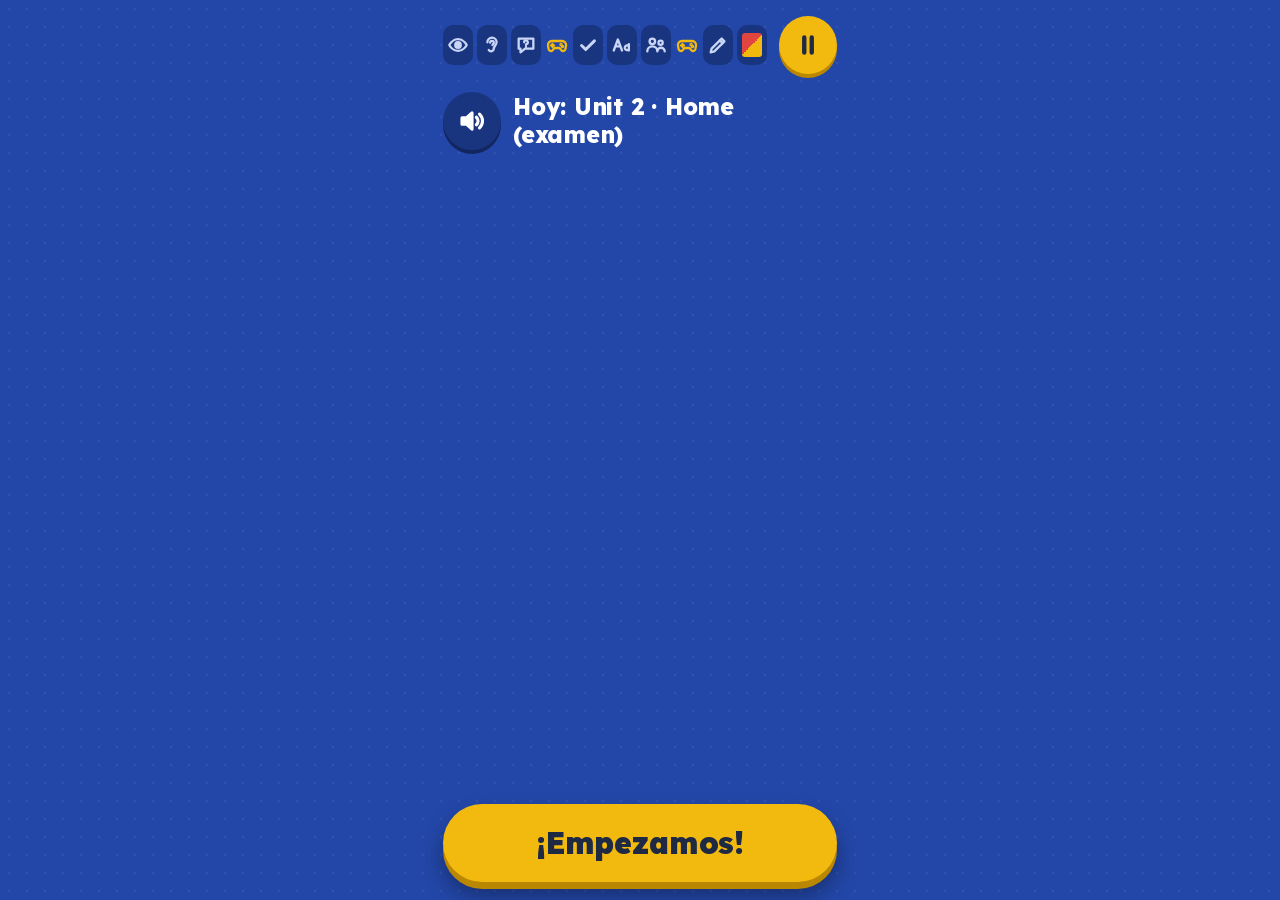
<file: seance.html>
<!doctype html>
<html lang="es">
<head>
<meta charset="utf-8">
<meta name="viewport" content="width=device-width,initial-scale=1,maximum-scale=1,user-scalable=no,viewport-fit=cover">
<meta name="theme-color" content="#2347A8">
<link rel="manifest" href="manifest.webmanifest">
<link rel="icon" href="icone-192.png">
<link rel="apple-touch-icon" href="icone-192.png">
<title>Deberes · La casa</title>
<link rel="preload" href="assets/fonts/lexend-latin.woff2" as="font" type="font/woff2" crossorigin>
<link rel="stylesheet" href="style.css?v=10">
<style>
  header{display:flex;align-items:center;gap:12px}
  header .chemin{flex:1}
  .consigne{display:flex;align-items:center;gap:12px;margin:clamp(8px,2vh,16px) 0 clamp(8px,1.8vh,14px);min-height:62px}
  .consigne p{font-size:23px;font-weight:800;line-height:1.2;letter-spacing:-.01em}
  /* Rien ne défile pendant une séance : tout tient dans l'écran (25 nov. 2026). */
  html,body{height:100%;overflow:hidden;overscroll-behavior:none;touch-action:pan-x pan-y}
  main.ecran{height:100dvh;min-height:0;overflow:hidden}
  #scene{flex:1;min-height:0;display:flex;flex-direction:column;gap:16px}
  .entre{animation:entre .45s var(--ease) both}
  /* Anti-précipitation : les réponses attendent la fin de la voix (et ~1,5 s après une erreur). Léger, jamais punitif. */
  .attente{pointer-events:none;opacity:.55;transition:opacity .3s}
  /* Mira y escucha : toucher le dessin, puis le répéter */
  .repetir{align-self:center;display:flex;align-items:center;gap:10px;min-height:60px;padding:0 22px 0 16px;border-radius:30px;background:var(--jaune);color:var(--marine);
    font-weight:850;font-size:20px;box-shadow:0 5px 0 var(--jaune-f);transition:transform .2s var(--ease)}
  .repetir svg{width:30px;height:30px}
  .repetir:active{transform:translateY(3px);box-shadow:0 2px 0 var(--jaune-f)}
  .repetir.a-toucher{animation:appel 1.6s ease-in-out infinite}
  .repetir.joue{background:#fff}
  .repetir.fait{background:var(--page-fonce);color:#fff;box-shadow:0 5px 0 var(--page-ombre)}
  .repetir.fait.joue{background:#fff;color:var(--marine)}
  .dilo{min-height:32px;align-self:center;font-size:20px;font-weight:800;color:var(--encre-douce);text-align:center}
  .dilo.a-toi{color:var(--jaune);font-size:26px;animation:pose .4s var(--ease)}
  .cromo.a-toucher{animation:appel 1.6s ease-in-out infinite}
  @keyframes appel{50%{transform:scale(1.04)}}
  /* En tu cuaderno : le bouton se remplit comme une jauge */
  .gros.jauge{position:relative;overflow:hidden;isolation:isolate}
  .gros.jauge::before{content:"";position:absolute;inset:0;z-index:-1;background:rgba(255,255,255,.28);transform:scaleX(0);transform-origin:left}
  .gros.jauge.remplit::before{transform:scaleX(1);transition:transform var(--duree) linear}
  .gros.jauge.attente{opacity:.8}
  @keyframes entre{from{opacity:0;transform:translateY(12px)}}

  /* Descubre */
  .grand{width:min(300px,80%,34vh);align-self:center} /* 34vh : tient en 360 × 640 (26 nov.) */
  .grand b{font-size:30px}
  .sens{align-self:center;font-size:22px;font-weight:600;color:var(--encre-douce)}

  /* Choix en images */
  .grille{display:grid;grid-template-columns:1fr 1fr;gap:14px;margin:auto 0}
  .choix{transition:transform .25s var(--ease),opacity .35s var(--ease),box-shadow .25s var(--ease)}
  .choix:active{transform:scale(.97)}
  .choix.calme{opacity:.4}
  .choix.montre{box-shadow:0 0 0 6px var(--jaune),0 6px 14px rgba(0,0,0,.4);animation:releve 1.2s var(--ease) 2}
  .choix.bonne{box-shadow:0 0 0 6px var(--vert),0 6px 14px rgba(0,0,0,.4)}
  @keyframes releve{50%{transform:translateY(-6px)}}

  /* What's this? */
  .image{width:min(250px,70%,30vh);align-self:center}
  .mots{display:flex;flex-direction:column;gap:12px;margin-top:auto}
  .mot{min-height:clamp(52px,8.5vh,64px);border-radius:32px;background:#fff;color:var(--marine);font-size:26px;font-weight:800;box-shadow:0 5px 0 #B9C7EA;transition:transform .2s var(--ease),background .3s,opacity .3s,box-shadow .25s}
  .mot:active{transform:translateY(3px)}
  .mot.lu{background:var(--ciel)}
  .mot.calme{opacity:.4}
  .mot.montre{box-shadow:0 0 0 5px var(--jaune),0 5px 0 #B9C7EA}
  .mot.bonne{background:var(--vert);color:#fff;box-shadow:0 5px 0 var(--vert-f)}

  /* Lettres manquantes */
  .petit{width:min(150px,22vh);align-self:center;margin-top:auto}
  .petit.mini{width:min(110px,17vh)}
  .cases{display:flex;flex-wrap:wrap;justify-content:center;gap:8px 14px}
  .cases .bloc{display:flex;gap:6px}
  .cases.serre .bloc{gap:4px}
  .cases.serre .l{width:34px;height:48px;font-size:27px}
  .palier{align-self:center;display:flex;gap:6px}
  .palier i{width:28px;height:8px;border-radius:4px;background:var(--page-fonce)}
  .palier i.on{background:var(--jaune)}
  .l{width:40px;height:52px;border-radius:10px;display:grid;place-items:center;font-size:30px;font-weight:800;background:#fff;color:var(--marine)}
  .l.trou{background:transparent;border:3px dashed rgba(255,255,255,.6);color:#fff}
  .l.trou.suivant{border-color:var(--jaune);border-style:solid}
  .l.trou.rempli{background:var(--jaune);border:0;color:var(--marine);animation:pose .35s var(--ease)}
  .l.espace{width:14px;background:none}
  @keyframes pose{from{transform:scale(1.4)}}
  .tuiles{display:flex;flex-wrap:wrap;justify-content:center;gap:12px;margin:clamp(18px,4vh,36px) 0 auto}
  .tuile{width:66px;height:72px;border-radius:14px;background:var(--jaune);color:var(--marine);font-size:34px;font-weight:850;box-shadow:0 5px 0 var(--jaune-f);transition:transform .2s var(--ease),opacity .3s}
  .tuile:active{transform:translateY(3px)}
  .tuile.non{opacity:.45}
  .tuile.partie{visibility:hidden}

  /* Con un mayor : pour l'adulte qui en sait le moins (il compare à l'oreille) */
  .carte-parent{flex:1;min-height:0;background:#fff;color:var(--marine);border-radius:22px;padding:14px;display:flex;flex-direction:column;gap:10px;box-shadow:0 8px 18px rgba(0,0,0,.3)}
  .carte-parent .q{font-size:25px;font-weight:850;line-height:1.2;text-align:center}
  .carte-parent .pour-mayor{font-size:15px;font-weight:600;line-height:1.35;color:#55617A;background:#FFF6D6;border-radius:12px;padding:8px 12px;text-align:center}
  .carte-parent .cromo{width:min(150px,22vh);align-self:center;flex:none;box-shadow:none;border:2px solid #DCE4F5}
  .reponse{display:flex;align-items:center;justify-content:space-between;gap:10px;border-top:2px dashed #DCE4F5;padding-top:12px;font-size:18px;font-weight:600;color:#55617A}
  .reponse b{font-size:20px;color:var(--marine)}
  .carte-parent .reponse{margin-top:auto}
  /* Réponse longue (une liste) : le texte sur toute la largeur, le bouton dessous (26 nov.) */
  .reponse.long{flex-direction:column;align-items:stretch;gap:8px}
  .reponse.long b{font-size:19px;line-height:1.3}
  .reponse.long .ecoute{align-self:center;min-height:56px}
  .reponse .ecoute{flex:none;display:flex;align-items:center;gap:8px;min-height:64px;padding:0 20px 0 16px;border-radius:32px;background:var(--jaune);color:var(--marine);
    font-size:21px;font-weight:850;box-shadow:0 5px 0 var(--jaune-f);transition:transform .2s var(--ease)}
  .reponse .ecoute:active{transform:translateY(3px)}
  .reponse .ecoute svg{width:32px;height:32px}
  .consejos{list-style:none;display:flex;flex-direction:column;gap:14px;max-width:340px;text-align:left}
  .consejos li{position:relative;padding-left:24px;font-size:20px;font-weight:600;line-height:1.4;color:#fff}
  .consejos li::before{content:"";position:absolute;left:0;top:9px;width:12px;height:12px;border-radius:50%;background:var(--jaune)}
  .icone-pause{display:inline-grid;place-items:center;width:30px;height:30px;border-radius:50%;background:var(--jaune);color:var(--marine);vertical-align:-7px}
  .icone-pause svg{width:18px;height:18px}
  .propo{color:#fff!important;font-weight:800!important;font-size:23px!important}
  .propo span{display:block;font-weight:600;color:var(--encre-douce);font-size:20px;margin-top:4px}
  .boutons{display:grid;grid-template-columns:1fr 1fr;gap:10px;margin-top:auto}
  .boutons .gros{min-height:68px;font-size:20px;border-radius:22px;padding:0 8px;gap:8px;line-height:1.15}
  .boutons .gros svg{width:24px;height:24px;flex:none}

  /* Cahier */
  .cahier{background:#fff;border-radius:18px;padding:16px;display:grid;grid-template-columns:1fr 1fr;gap:12px;
    background-image:linear-gradient(#DCE4F5 1px,transparent 1px);background-size:100% 26px}
  .cahier .cromo{box-shadow:0 3px 8px rgba(0,0,0,.25)}
  .cahier .cromo b{font-size:24px}
  /* Dictado */
  .dictee{list-style:none;background:#fff;color:var(--marine);border-radius:18px;padding:8px 18px}
  .dictee li{display:flex;align-items:center;gap:14px;min-height:50px;border-bottom:2px solid #DCE4F5}
  .dictee li:last-child{border-bottom:0}
  .dictee .n{min-width:52px;font-size:34px;font-weight:900;font-variant-numeric:tabular-nums}
  .dictee .pastille{width:52px;height:42px;flex:none;display:grid;place-items:center}
  .dictee .pastille svg{width:100%;height:100%}
  .dictee .ecoute-mot{width:44px;height:44px;border-radius:50%;background:var(--jaune);color:var(--marine);display:grid;place-items:center;flex:none}
  .dictee .ecoute-mot svg{width:24px;height:24px}
  .dictee .trait{flex:1;height:30px;border-bottom:3px dashed #B9C7EA}
  .dictee .sol{flex:1;font-size:26px;font-weight:850;color:var(--vert);animation:pose .35s var(--ease)}
  .voir{align-self:center;display:flex;align-items:center;gap:10px;min-height:56px;padding:0 20px 0 16px;border-radius:28px;background:#fff;color:var(--marine);font-weight:800;font-size:18px;box-shadow:0 4px 0 #B9C7EA}
  .voir svg{width:26px;height:26px}
  .note{font-size:21px;font-weight:600;color:var(--encre-douce);text-align:center}

  /* Démo : la main */
  .main{position:fixed;width:58px;height:58px;z-index:20;pointer-events:none;filter:drop-shadow(0 6px 6px rgba(0,0,0,.35))}
  .bulle{position:fixed;z-index:20;background:#fff;color:var(--marine);font-weight:800;font-size:20px;padding:8px 14px;border-radius:14px;pointer-events:none}

  /* Tren de los meses */
  .tren{display:flex;justify-content:center;align-items:flex-end;gap:6px;margin:auto 0 0}
  .wagon{position:relative;min-width:88px;padding:14px 8px 16px;border-radius:12px 12px 6px 6px;background:#fff;color:var(--marine);font-size:18px;font-weight:800;text-align:center;margin-bottom:12px}
  .wagon::before,.wagon::after{content:"";position:absolute;bottom:-12px;width:18px;height:18px;border-radius:50%;background:var(--marine);border:3px solid #fff}
  .wagon::before{left:14px}.wagon::after{right:14px}
  .wagon.vide{background:transparent;border:3px dashed var(--jaune);color:var(--jaune);font-size:30px}
  .question{font-size:25px;font-weight:850;text-align:center;line-height:1.2;margin-top:6px}
  .lignes{list-style:none;background:#fff;color:var(--marine);border-radius:18px;padding:10px 20px;counter-reset:n}
  .lignes li{counter-increment:n;display:flex;align-items:baseline;gap:14px;font-size:clamp(22px,3.8vh,28px);font-weight:800;padding:clamp(2px,.7vh,6px) 0;border-bottom:2px solid #DCE4F5}
  .lignes li:last-child{border-bottom:0}
  .lignes li::before{content:counter(n);font-size:17px;font-weight:700;color:#8A97B5;min-width:16px}
  .cahier > *{min-width:0}
  .cahier.trois{grid-template-columns:1fr 1fr 1fr}
  .cahier.trois .cromo b{font-size:17px}
  .cahier.trois .cromo .txt{font-size:36px}

  /* Sobre */
  .sobre{position:relative;width:200px;height:250px;border-radius:14px;background:linear-gradient(135deg,var(--rouge) 0 50%,var(--jaune) 50%);
    box-shadow:0 10px 0 rgba(0,0,0,.25),0 18px 30px rgba(0,0,0,.35);display:grid;place-items:center;animation:attire 2.4s ease-in-out infinite}
  .sobre.oro{background:linear-gradient(135deg,#F7D774,#E0A800 45%,#FFE9A3 55%,#C98F00)}
  .sobre .rabat{position:absolute;top:0;left:0;right:0;height:46px;border-radius:14px 14px 0 0;background:rgba(0,0,0,.16);
    clip-path:polygon(0 0,100% 0,100% 70%,90% 100%,80% 70%,70% 100%,60% 70%,50% 100%,40% 70%,30% 100%,20% 70%,10% 100%,0 70%);transition:transform .6s var(--ease),opacity .6s}
  .sobre .etoile{width:84px;height:84px;color:#fff}
  .sobre .etoile svg{width:100%;height:100%}
  .sobre.ouvre{animation:none}
  .sobre.ouvre .rabat{transform:translateY(-80px) rotate(-12deg);opacity:0}
  @keyframes attire{50%{transform:rotate(-3deg) scale(1.03)}}
  .cromo.revele{width:min(250px,66vw);animation:revele .9s var(--ease) both}
  .cromo.revele b{font-size:24px}
  @keyframes revele{from{transform:rotateY(180deg) scale(.5);opacity:0}}
  .langues{font-size:18px!important;font-weight:700!important}
  .dato{font-size:21px!important;color:#fff!important;font-weight:700!important;max-width:28ch!important;line-height:1.3}

  /* Maths */
  .zone-palitos{min-height:110px;display:grid;place-items:center;background:#fff;border-radius:18px;padding:14px;margin-top:6px}
  .zone-palitos svg{max-width:100%;height:auto}
  .compte-palitos{text-align:center;font-size:22px;font-weight:800}
  .touches-palitos{display:grid;grid-template-columns:1fr 1fr;gap:10px}
  .tp{min-height:56px;border-radius:16px;background:var(--page-fonce);color:#fff;font-size:21px;font-weight:800;box-shadow:0 4px 0 var(--page-ombre)}
  .tp:active{transform:translateY(3px)}
  .probleme{background:#fff;color:var(--marine);border-radius:18px;padding:16px;font-size:23px;font-weight:600;line-height:1.55}
  .probleme .seg{display:inline;font:inherit;color:inherit;padding:1px 2px;-webkit-box-decoration-break:clone;box-decoration-break:clone;border-radius:6px;text-align:left;transition:background .25s,color .25s,box-shadow .25s}
  .probleme .seg.lu{background:#FFF1BF}
  .probleme .seg.rouge{color:var(--rouge);font-weight:800;box-shadow:inset 0 -3px 0 var(--rouge)}
  .probleme .seg.bleu{color:#2457C9;font-weight:800;box-shadow:inset 0 -3px 0 #2457C9}
  .probleme .seg.montre{background:#FFF1BF;animation:releve 1.2s var(--ease) 2}
  .mots.deux{flex-direction:row}
  .mots.deux .mot{flex:1}
  .colonnes{align-self:center;display:grid;grid-template-columns:40px 64px 64px;gap:6px;background:#fff;color:var(--marine);border-radius:18px;padding:14px 18px;
    font-size:40px;font-weight:850;text-align:center;font-variant-numeric:tabular-nums;margin-top:8px}
  .colonnes .tete{font-size:18px;color:#8A97B5}
  .colonnes .signe{text-align:right}
  .colonnes .res{border-top:4px solid var(--marine);height:62px;display:grid;place-items:center}
  .colonnes .res.suivant{background:#FFF1BF;border-radius:0 0 10px 10px}
  .colonnes .res.rempli{color:var(--vert);animation:pose .35s var(--ease)}
  .aide-palitos{min-height:70px;display:grid;place-items:center}
  .aide-palitos svg{background:#fff;border-radius:12px;padding:6px}
  .pave{display:grid;grid-template-columns:repeat(5,1fr);gap:8px;margin-top:auto}
  .pave button{height:62px;border-radius:14px;background:var(--jaune);color:var(--marine);font-size:30px;font-weight:850;box-shadow:0 5px 0 var(--jaune-f)}
  .pave button:active{transform:translateY(3px)}
  .trou-sol{display:inline-block;min-width:54px;border-bottom:4px solid var(--jaune);color:var(--jaune)}

  /* Voiles */
  .voile{position:fixed;inset:0;z-index:30;background:var(--page);background-image:radial-gradient(rgba(255,255,255,.06) 1.5px,transparent 1.6px);background-size:18px 18px;
    display:flex;flex-direction:column;align-items:center;justify-content:center;gap:24px;padding:28px 22px;text-align:center}
  .voile[hidden]{display:none}
  .voile h2{font-size:36px;font-weight:900;letter-spacing:-.02em;line-height:1.08}
  .voile p{font-size:21px;font-weight:600;color:var(--encre-douce);max-width:24ch}
  .voile .gros{max-width:360px}
  .souffle{width:170px;height:170px;border-radius:50%;background:var(--ciel);display:grid;place-items:center;color:var(--page);font-weight:850;font-size:24px;
    animation:souffle 8s ease-in-out infinite}
  @keyframes souffle{0%,100%{transform:scale(.8)}50%{transform:scale(1.15)}}
  #finPage{display:grid;grid-template-columns:1fr 1fr;gap:12px;width:min(340px,90vw)}
  #finPage.six{grid-template-columns:1fr 1fr 1fr}
  #finPage.six .cromo b{font-size:16px}
  #finPage .cromo.colle{animation:colle .8s var(--ease) both}
  @keyframes colle{0%{transform:translateY(-60px) rotateY(180deg) scale(.6);opacity:0}60%{opacity:1}100%{transform:none}}
  .horloge{width:150px;height:150px;position:relative;display:grid;place-items:center;font-size:34px;font-weight:850;font-variant-numeric:tabular-nums}
  .horloge svg{position:absolute;inset:0;transform:rotate(-90deg)}
  .horloge circle{fill:none;stroke-width:10}

  /* Mini-parties entre les blocs (mini-parties.js, 26 nov. 2026) : le plan ✏️✏️✏️ 🎮 ✏️✏️ 🎮 ✏️ 🎁 en haut */
  .chemin.avec-jeux{gap:4px}
  .chemin .case-jeu{flex:0 0 24px;height:40px;display:grid;place-items:center;color:var(--jaune);transition:transform .4s var(--ease),opacity .4s}
  .chemin .case-jeu svg{width:24px;height:24px}
  .chemin .case-jeu.ici{transform:scale(1.25)}
  .chemin .case-jeu.faite{opacity:.45}
  .mini-sobre{display:inline-block;width:18px;height:22px;border-radius:3px;vertical-align:-4px;background:linear-gradient(135deg,var(--rouge) 0 50%,var(--jaune) 50%)}
  .chemin .case-sobre .mini-sobre{width:20px;height:24px}
  .voile-jeu{z-index:40}
  .voile-jeu .cadre-jeu{position:absolute;inset:0;width:100%;height:100%;border:0;background:var(--page)}
  .voile-jeu.retour h2{font-size:44px}
  .voile-jeu.retour p{font-size:24px;font-weight:800;color:#fff;max-width:18ch}
  .seguimos{position:relative;overflow:hidden;min-height:96px;font-size:34px}
  .seguimos span{position:relative}
  /* le bouton se remplit pendant 8 s, puis l'exercice repart tout seul */
  .seguimos i{position:absolute;inset:0;width:0;background:rgba(255,255,255,.45);animation:relance var(--relance,8s) linear forwards}
  @keyframes relance{to{width:100%}}
  .choix-jeux{display:flex;flex-direction:column;gap:14px;width:min(340px,90vw)}
  .carte-jeu{min-height:84px;border-radius:24px;border:4px solid #fff;color:var(--marine);font:inherit;font-size:24px;font-weight:900;box-shadow:0 6px 0 rgba(0,0,0,.25)}
</style>
</head>
<body>
<main class="ecran">
  <header>
    <div class="chemin" id="chemin" aria-label="Pasos de hoy"></div>
    <button class="rond jaune" id="pause" aria-label="Necesito una pausa"></button>
  </header>
  <div class="consigne">
    <button class="rond" id="redire" aria-label="Escuchar otra vez"></button>
    <p id="texte" aria-live="polite"></p>
  </div>
  <section id="scene"></section>
</main>

<section class="voile" id="voilePause" hidden>
  <div class="souffle" id="souffle">Respira</div>
  <h2>Una pausa</h2>
  <p>Respira despacio con el círculo. Cuando quieras, seguimos.</p>
  <button class="gros" id="seguir">Seguir</button>
</section>

<section class="voile" id="voileMayor" hidden>
  <h2>Para el adulto que ayuda</h2>
  <ul class="consejos">
    <li>La voz lo explica todo: solo hay que escuchar.</li>
    <li>En el cuaderno, cuando Dorian ha escrito, toca «¡Hecho!».</li>
    <li>Si Dorian se agobia, hay un botón de pausa arriba <span class="icone-pause" aria-hidden="true"></span>.</li>
  </ul>
  <button class="gros" id="entendido">Entendido</button>
</section>

<section class="voile" id="voileFin" hidden>
  <span class="bandeau" id="finBandeau"></span>
  <div id="finPage"></div>
  <h2 id="finTitre">¡Cromos nuevos!</h2>
  <a class="gros" id="finBouton" href="index.html" hidden>Ver mi álbum</a>
</section>

<script src="commun.js?v=11"></script>
<script src="lecons.js?v=14"></script>
<script src="maths.js?v=16"></script>
<script src="animaux.js?v=12"></script>
<script src="sync.js?v=8"></script>
<script src="deberes.js?v=7"></script>
<script src="mini-parties.js?v=3"></script>
<script src="moteur.js?v=27"></script>
</body>
</html>
</file>
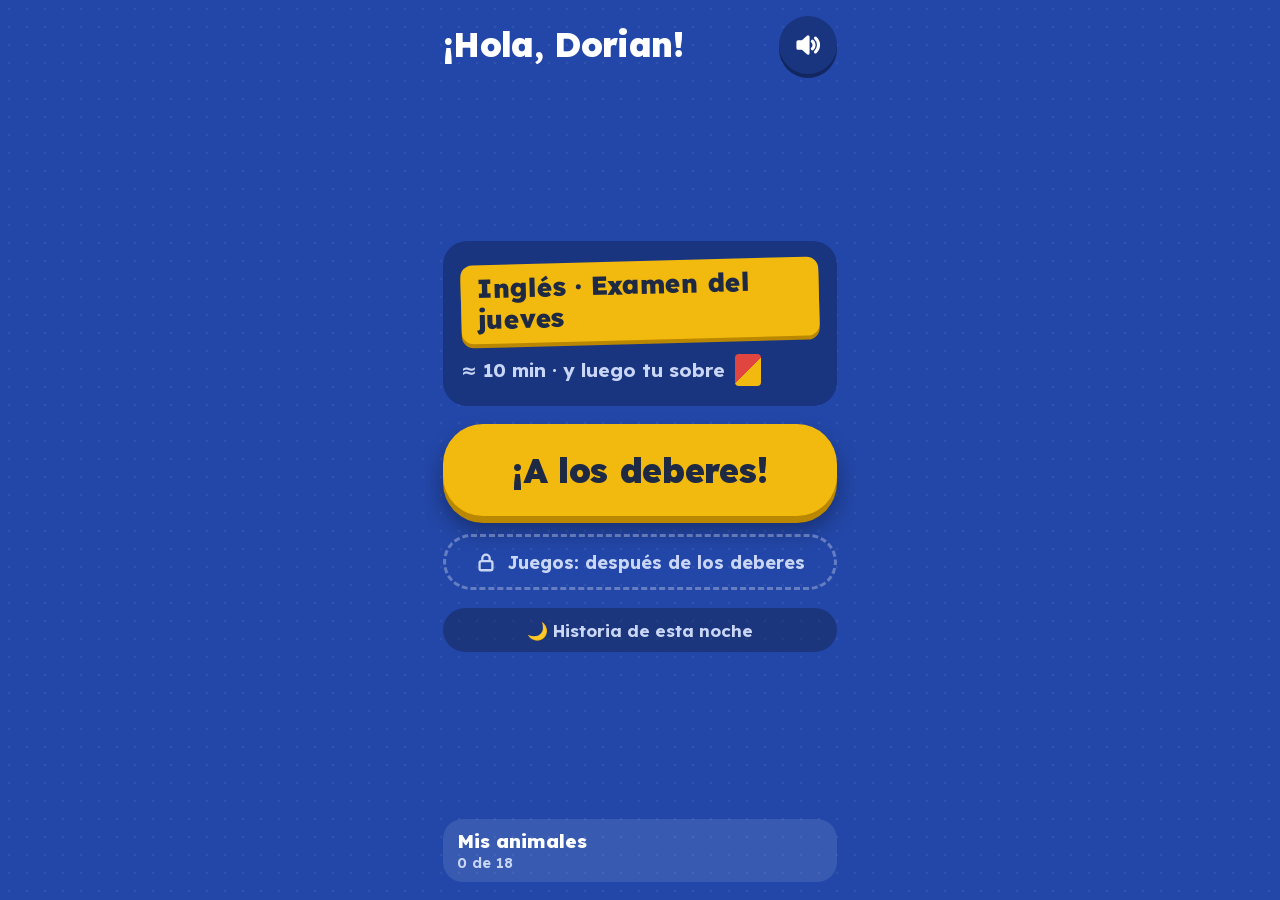
<file: tres-caminos.html>
<!doctype html>
<html lang="es">
<head>
<meta charset="utf-8">
<meta name="viewport" content="width=device-width,initial-scale=1,viewport-fit=cover,user-scalable=no">
<title>Los tres caminos</title>
<link rel="stylesheet" href="style.css?v=10">
<link rel="stylesheet" href="pause.css?v=1">
<style>
</style>
</head>
<body>
<main class="jeu">
  <div class="hud"><h1>Tres caminos</h1><div class="temps"><i id="barre"></i></div><span class="total" id="total"><i id="pastille"></i><span id="nb">0</span></span></div>
  <div class="ultimo" id="ultimo" hidden>¡Último minuto!</div>
  <section class="choix" id="choix">
    <h2>¿Quién corre hoy?</h2>
    <div class="heros" id="heros"></div>
  </section>
  <section class="terrain" id="terrain" hidden>
    <canvas id="toile"></canvas>
    <div class="bulle" id="bulle" hidden></div>
  </section>
</main>
<section class="ecran-fin" id="fin" hidden></section>

<script src="commun.js?v=11"></script>
<script src="animaux.js?v=12"></script>
<script src="sync.js?v=7"></script>
<script src="pause-commun.js?v=4"></script>
<script>
// Tres caminos : on court sur 3 chemins et on traverse les 4 mondes.
// Une seule action : toucher à gauche ou à droite (le glissé marche aussi). Zéro échec : un obstacle fait « ¡Boing! ».
(() => {
  const $ = (id) => document.getElementById(id);
  const DOUX = matchMedia("(prefers-reduced-motion: reduce)").matches;

  // ---- Les 4 mondes : chemin, trésor, obstacle, passage spécial ----
  const MONDES = {
    mar:      { nom: "el mar", titre: "¡El mar!", item: "perlas", couleur: "#FFFFFF", bord: "#9FC2F0", ciel: ["#6CC4F5", "#CFE8FF"], colline: "#9FD3F7", sol: "#3F8FD8", bande: "#7FC0F0", cote: "#F2D58A", touffe: "#D9B45A", obst: "coral", passage: "tunel" },
    selva:    { nom: "la selva", titre: "¡La selva!", item: "frutas", couleur: "#F08A1C", bord: "#2E9E57", ciel: ["#A8E6C0", "#E9FBEF"], colline: "#8FD3A5", sol: "#B98A5A", bande: "#D9B07E", cote: "#3BA548", touffe: "#2B7F3A", obst: "tronco", passage: "puente" },
    polos:    { nom: "los polos", titre: "¡Los polos!", item: "cristales", couleur: "#7FD6E8", bord: "#3E6E99", ciel: ["#C9D6FF", "#F1F5FF"], colline: "#C9C1EE", sol: "#A9D2F2", bande: "#FFFFFF", cote: "#FFFFFF", touffe: "#BFD4F0", obst: "hielo", passage: "tobogan" },
    gigantes: { nom: "el mundo de los gigantes", titre: "¡Los gigantes!", item: "gemas", couleur: "#E0453F", bord: "#A82B26", ciel: ["#FFD38A", "#FFF1CF"], colline: "#E9A86A", sol: "#D9B45A", bande: "#EFD08A", cote: "#B98A3A", touffe: "#8A6428", obst: "roca", passage: "canon" },
  };
  const TOUR = ["mar", "selva", "polos", "gigantes"];
  const PASSAGES = {
    tunel:   { nom: "¡El túnel de coral!", voix: "¡El túnel de coral! ¡Cuántas perlas!" },
    puente:  { nom: "¡El puente de lianas!", voix: "¡El puente de lianas! ¡Cuidado, que se mueve!" },
    tobogan: { nom: "¡Tobogán de hielo!", voix: "¡El tobogán de hielo! ¡Wiiii!" },
    canon:   { nom: "¡El cañón de los gigantes!", voix: "¡El cañón de los gigantes! ¡Mira los huevos gigantes!" },
  };

  // ---- Chaque animal a un pouvoir (7 familles) ----
  const FAMILLES = {
    aimant:   { n: [1, 8, 16], txt: "Atrapa tesoros", voix: "¡Atrapa los tesoros de los otros caminos!" },
    casseur:  { n: [9, 11, 15, 18], txt: "Rompe obstáculos", voix: "¡Rompe todos los obstáculos! ¡Crac!" },
    rapide:   { n: [2, 6, 10, 17], txt: "Corre muy rápido", voix: "¡Es el más rápido!" },
    carapace: { n: [5], txt: "Rebota: ¡clonc!", voix: "¡Con su caparazón, rebota en todo! ¡Clonc!" },
    sauteur:  { n: [4, 12, 14], txt: "Salta solo", voix: "¡Salta solo por encima de los obstáculos!" },
    geant:    { n: [3, 13], txt: "Surfea las olas", voix: "¡Coge las olas y recoge los tres caminos!" },
    double:   { n: [7], txt: "Tesoros dobles", voix: "Va despacito… ¡pero cada tesoro vale dos!" },
  };
  const famille = (n) => Object.keys(FAMILLES).find((k) => FAMILLES[k].n.includes(n)) || "rapide";
  const LIEN = { 1: "#B05BE0", 8: "#F28AB2", 16: "#2E9E57" }; // tentacule, langue, pinces

  // ---- Choisir qui court (ses animaux) ----
  choixAnimal($("heros"), { sousTitre: (a) => FAMILLES[famille(a.n)].txt, surChoix: (a) => commencer(a) });
  dire("¡Los tres caminos! ¿Quién corre hoy?");

  // ---- Toile et perspective ----
  const toile = $("toile"), g = toile.getContext("2d");
  let L, H, U, HOR, BAS;
  function dimensionner() {
    const dpr = Math.min(devicePixelRatio || 1, 2), t = $("terrain");
    L = t.clientWidth; H = t.clientHeight; toile.width = L * dpr; toile.height = H * dpr; g.setTransform(dpr, 0, 0, dpr, 0, 0);
    U = Math.min(L / 400, H / 700); HOR = H * .32; BAS = H * .86;
  }
  addEventListener("resize", () => { if (!$("terrain").hidden) dimensionner(); });
  // d = distance devant le héros (0 = lui, LOIN = l'horizon) ; c = couloir (-1, 0, 1 ; les côtés au-delà de ±1.6)
  const LOIN = 40, PRES = -.95; // PRES : le bas de l'écran
  const echelle = (d) => 1 / (1 + d * .22);
  const proj = (c, d) => { const s = echelle(d); return { x: L / 2 + c * L * .3 * s, y: HOR + (BAS - HOR) * s, s }; };
  function quadSol(c0, c1, d0, d1) { const a = proj(c0, d0), b = proj(c1, d0), c = proj(c1, d1), e = proj(c0, d1); g.beginPath(); g.moveTo(a.x, a.y); g.lineTo(b.x, b.y); g.lineTo(c.x, c.y); g.lineTo(e.x, e.y); g.closePath(); }
  function rect(x, y, w, h, r) { g.beginPath(); if (g.roundRect) g.roundRect(x, y, w, h, r); else g.rect(x, y, w, h); }

  // ---- Sons ----
  const sonPas = () => note(380, 560, .08, .06);
  const sonCasse = SONS_JEU.casse;
  const sonFanfare = () => [523, 659, 784, 1046].forEach((f, i) => setTimeout(() => note(f, f * 1.01, .22, .12, "triangle"), i * 90));
  const sonTurbo = () => { bruitFiltre(1200, .8, .35, .6); note(300, 900, .3, .08, "sawtooth"); };
  const sonClonc = () => { note(180, 140, .12, .2, "square"); setTimeout(() => note(700, 900, .1, .08), 70); };
  const sonPorte = () => [784, 988, 1175, 1568].forEach((f, i) => setTimeout(() => note(f, f, .18, .1), i * 70));

  // ---- État ----
  let A, F, M, mPrec, mSem, fondu = 1, visites = 1, iMonde = 0;
  let fini = false, debut = 0, items = 0, avance = 0, prochain = 6, tJeu = 0;
  let aimantT = 0, superT = 0, turboT = 0, olaT = 0, ralentiT = 0, flashT = 0, secousse = 0;
  let etape = 0, evPassage = false, evPluie = false, combo = 0, dernierItem = -9, nFile = 0, dejaWiii = false;
  // Mode « partie » (entre deux blocs de devoirs) : départ 3-2-1, 2 mondes (courte, ≈ 1 min) ou 4 (longue), puis la ligne d'arrivée.
  // La graine change à chaque partie : autre monde de départ, autre monde suivant, autres trésors et bonus.
  const PARTIE = !!MODE_PARTIE, DUREE_P = TEST_RAPIDE ? DUREE_JEU : DUREE_CIBLE;
  const N_MONDES = PARTIE_COURTE ? 2 : 4, DEPART = PARTIE ? 2600 : 0, PAS_MONDE = PARTIE_COURTE ? 1 + Math.floor(GRAINE / 4) % 3 : 1;
  const ETAPE = PARTIE ? (DUREE_P - DEPART - 4500) / N_MONDES : TEST_RAPIDE ? Math.max(5000, DUREE_JEU / 4) : 40000; // un monde toutes les 40 s
  const auHasard = (a) => () => { a = a + 0x6D2B79F5 | 0; let t = Math.imul(a ^ a >>> 15, 1 | a); t = t + Math.imul(t ^ t >>> 7, 61 | t) ^ t; return ((t ^ t >>> 14) >>> 0) / 4294967296; };
  const rnd = PARTIE ? auHasard(GRAINE * 7919) : Math.random;
  let ligne = false, arriveT = -1, casiDit = false, compte = -1;
  const objets = [], decor = [], bords = [], zones = [], pops = [], fumees = [], traits = [], fichiers = {};
  const eclats = new Eclats();
  const heros = { c: 0, vis: 0, boing: 0, img: imageSure(), taille: 1, pas: 0, sautT: 0, h: 0, rebond: 0, solAvant: true, vers: 1, sprite: null };

  function commencer(a) {
    A = a; F = famille(a.n); M = mPrec = mSem = PARTIE ? TOUR[GRAINE % 4] : a.m; iMonde = TOUR.indexOf(M); audio().resume?.();
    $("choix").hidden = true; $("terrain").hidden = false; dimensionner();
    couleurPastille();
    heros.img.src = imgAnimal(a.n);
    heros.sprite = chargerSprites([a.n])[a.n];
    for (let d = 2; d < LOIN; d += 3.2) decor.push({ c: Math.random() < .5 ? -2 : 2, d, k: Math.random(), m: M });
    for (let d = 0; d < LOIN; d += 1.3) bords.push({ c: (Math.random() < .5 ? -1 : 1) * (1.75 + Math.random() * 1.2), d, k: Math.random() });
    if (PARTIE) { dire(`¡${nomMaj(a)} corre hasta la meta! Preparados, listos… ¡ya!`); bulle("◀ Toca un lado ▶", 3500); }
    else { dire(`¡${nomMaj(a)} corre! ${FAMILLES[F].voix} Toca a la izquierda o a la derecha.`); bulle("◀ Toca un lado ▶", 3000); minuteur(); }
    debut = Date.now(); requestAnimationFrame(boucle);
  }
  function couleurPastille() { $("pastille").style.background = MONDES[M].couleur; $("pastille").style.borderColor = MONDES[M].bord; }

  // ---- Une seule action : toucher à gauche ou à droite (glisser marche aussi) ----
  let x0 = null;
  function changer(sens) { const c = Math.max(-1, Math.min(1, heros.c + sens)); heros.vers = sens; if (c !== heros.c) { heros.c = c; sonPas(); } }
  toile.addEventListener("pointerdown", (e) => { x0 = e.clientX; });
  toile.addEventListener("pointerup", (e) => {
    if (fini || x0 === null) return;
    const dx = e.clientX - x0, b = toile.getBoundingClientRect();
    if (Math.abs(dx) > 30) changer(dx > 0 ? 1 : -1);
    else changer(e.clientX - b.left < b.width / 2 ? -1 : 1);
    x0 = null;
  });

  // ---- Ce qui arrive : trésors, obstacles, flèches turbo, bonus ----
  const ajouter = (o) => (objets.push({ m: mSem, ...o }), o);
  function file(c, d, n, pas = 1.1) { const id = ++nFile; fichiers[id] = { n, pris: 0 }; for (let i = 0; i < n; i++) ajouter({ t: "item", c, d: d + i * pas, file: id }); }
  function semer() {
    const d = LOIN, r = rnd(), libre = Math.floor(rnd() * 3) - 1, autre = libre === 0 ? (rnd() < .5 ? -1 : 1) : 0;
    if (r < .34) { file(libre, d, 5); if (rnd() < .55) ajouter({ t: "obst", c: autre, d: d + 2 }); prochain = 7.5; }
    else if (r < .62) { [-1, 0, 1].filter((c) => c !== libre).forEach((c) => ajouter({ t: "obst", c, d })); file(libre, d, 3); prochain = 8; }
    else if (r < .74) { ajouter({ t: "turbo", c: libre, d }); file(libre, d + 1.5, 4); prochain = 8; }
    else if (r < .84) { ajouter({ t: F === "geant" && rnd() < .5 ? "vague" : rnd() < .5 ? "etoile" : "aimant", c: libre, d }); prochain = 5; }
    else if (r < .92) { [-1, 0, 1].forEach((c) => ajouter({ t: "item", c, d })); prochain = 5; }
    else { const id = ++nFile; fichiers[id] = { n: 7, pris: 0 }; [-1, 0, 1, 0, -1, 0, 1].forEach((c, i) => ajouter({ t: "item", c, d: d + i * 1.3, file: id })); prochain = 11; }
  }

  // ---- Les passages spéciaux (un par monde) et la pluie de trésors ----
  function passage() {
    const k = MONDES[mSem].passage, d0 = LOIN + 1, long = TEST_RAPIDE ? 18 : 28;
    zones.push({ k, d0, d1: d0 + long, m: mSem, dit: false });
    if (k === "tunel") {
      for (let d = d0; d < d0 + long; d += 2.6) ajouter({ t: "arcade", c: 0, d });
      for (let i = 0, d = d0 + 1; d < d0 + long - 1; i++, d += .95) ajouter({ t: "item", c: Math.max(-1, Math.min(1, Math.round(Math.sin(i * .42) * 1.4))), d });
    } else if (k === "puente") {
      const seq = [0, 0, 1, 1, 0, -1, -1, 0];
      for (let i = 0, d = d0 + 1; d < d0 + long - 1; i++, d += 1) ajouter({ t: "item", c: seq[Math.floor(i / 2) % seq.length], d });
    } else if (k === "tobogan") {
      for (let d = d0 + 1; d < d0 + long - 1; d += 1.5) [-1, 0, 1].forEach((c) => ajouter({ t: "item", c, d }));
    } else {
      [[d0 + 5, -1], [d0 + long * .45, 1], [d0 + long * .8, 0]].forEach(([d, c]) => ajouter({ t: "oeuf", c, d }));
      for (let d = d0 + 2; d < d0 + long - 1; d += 2.2) ajouter({ t: "item", c: Math.floor(rnd() * 3) - 1, d });
    }
    prochain = long + 3;
  }
  function pluie() {
    const long = TEST_RAPIDE ? 12 : 16;
    for (let d = LOIN; d < LOIN + long; d += 1.15) ajouter({ t: "item", c: Math.floor(rnd() * 3) - 1, d, chute: 1 });
    zones.push({ k: "pluie", d0: LOIN, d1: LOIN + long, m: mSem, dit: false });
    prochain = long + 2;
  }
  function nouveauMonde() { // une porte arrive au loin ; derrière, tout est du nouveau monde
    iMonde = (iMonde + PAS_MONDE) % 4; const m = TOUR[iMonde];
    ajouter({ t: "porte", c: 0, d: LOIN, m }); mSem = m; prochain = Math.max(prochain, 3);
  }
  function entrerMonde(m) {
    mPrec = M; M = m; fondu = 0; visites++; couleurPastille();
    flashT = .5; secousse = 1; sonPorte(); vibrer([20, 40, 20]);
    const W = MONDES[m]; bulle(`¡Bienvenido a ${W.nom}!`, 2400, true);
    dire(`¡Bienvenido a ${W.nom}! ¡A buscar ${W.item}!`);
    confettis(L / 2, H * .45, 34);
  }
  // La ligne d'arrivée (mode partie) : une file de trésors dans les 3 chemins, puis l'arche « ¡META! »
  function poserLigne() {
    ligne = true; prochain = 1e9;
    for (let i = objets.length - 1; i >= 0; i--) if (objets[i].t === "obst" && objets[i].d > 12) objets.splice(i, 1); // la dernière ligne droite est libre
    for (let d = LOIN - 9; d < LOIN - .5; d += 1.4) [-1, 0, 1].forEach((c) => { if (!objets.some((o) => Math.abs(o.d - d) < .7 && o.t !== "item")) ajouter({ t: "item", c, d }); });
    ajouter({ t: "arrivee", c: 0, d: LOIN });
  }
  function arriver() {
    arriveT = 0; flashT = .6; secousse = 1.2; sonFanfare(); setTimeout(sonFanfare, 450); vibrer([30, 40, 30, 40, 60]);
    bulle("¡Has llegado!", 3000, true); confettis(L / 2, H * .4, 60); confettis(L * .2, H * .5, 25); confettis(L * .8, H * .5, 25);
    $("barre").style.transform = "scaleX(0)";
    setTimeout(() => { fini = true; finPartie({ titre: "¡Has llegado!", phrase: `${nomMaj(A)} ha recogido ${items} tesoros.` }); }, 2400);
  }
  const dansZone = (k) => zones.some((z) => z.k === k && z.d0 < .3 && z.d1 > -.3);

  // Vitesse : un cran de plus à chaque monde, plafonnée pour qu'il voie toujours les trésors
  function vitesse() {
    const base = 9 + Math.min(4, etape * (PARTIE_COURTE ? 2 : 1)) * .9, f = F === "rapide" ? 1.2 : F === "double" ? .85 : 1;
    const mult = (superT > 0 ? 1.3 : 1) * (turboT > 0 ? 1.5 : 1) * (dansZone("tobogan") ? 1.45 : 1) * (heros.boing > 0 ? .55 : 1);
    return Math.min(19, base * f * mult);
  }

  // ---- Fêtes : textes qui montent, confettis, flash ----
  const bulle = (txt, ms, or) => messageJeu($("bulle"), txt, ms, or);
  const pop = (x, y, txt, c = "#fff", taille = 26) => pops.push({ x, y, txt, c, taille, t: 1 });
  const ARC = ["#E0453F", "#F08A1C", "#F2B90F", "#2E9E57", "#3FB8E8", "#B05BE0"];
  function confettis(x, y, n) { for (let i = 0; i < n; i++) eclats.jaillir(x, y, ARC[i % 6], 1, 2.4 * U + Math.random() * 3 * U, U * 1.3); }
  function fete(txt, voix) { flashT = .35; ralentiT = .45; sonFanfare(); vibrer([25, 30, 25]); bulle(txt, 2200, true); dire(voix); confettis(L / 2, BAS - 60 * U, 30); }
  function poussiere(x, y, n = 3, c = "rgba(255,255,255,.75)") { if (DOUX) n = 1; for (let i = 0; i < n; i++) fumees.push({ x: x + (Math.random() - .5) * 30 * U, y, vx: (Math.random() - .5) * 2, vy: -Math.random() * 1.2, r: (6 + Math.random() * 6) * U, t: 1, c }); }

  function ramasser(o, p) {
    o.pris = true; const n = F === "double" ? 2 : 1; items += n; compteurPop($("total"), items, $("nb"));
    combo = tJeu - dernierItem < .55 ? combo + 1 : 0; dernierItem = tJeu;
    const f = 1046 * Math.pow(2, Math.min(combo, 12) / 12); note(f, f * 1.5, .1, .09);
    pop(p.x, p.y - 50 * U * p.s, "+" + n, MONDES[o.m].couleur === "#FFFFFF" ? "#fff" : MONDES[o.m].couleur, 22);
    eclats.jaillir(p.x, p.y - 30 * U, MONDES[o.m].couleur, 4, 2 * U, U);
    if (o.file && ++fichiers[o.file].pris === fichiers[o.file].n) {
      pop(L / 2, BAS - 130 * U, "¡Fila completa!", "#F2B90F", 30); [784, 988, 1318].forEach((q, i) => setTimeout(() => note(q, q, .14, .1, "triangle"), i * 70)); confettis(p.x, p.y - 40 * U, 14);
    }
    if (Math.floor(items / 50) > Math.floor((items - n) / 50)) { const m = items - items % 50; sonBien(); bulle(`¡${m} tesoros!`, 1800, true); dire(`¡${m} tesoros! ¡Genial!`); }
  }

  // ---- Dessins : le fond (ciel, collines, chemin) ----
  function dessinerFond(m) {
    const W = MONDES[m];
    const gr = g.createLinearGradient(0, 0, 0, HOR); gr.addColorStop(0, W.ciel[0]); gr.addColorStop(1, W.ciel[1]);
    g.fillStyle = gr; g.fillRect(-20, -20, L + 40, HOR + 21);
    g.fillStyle = W.colline; const glisse = (avance * 2) % (L * .25);
    for (let i = -1; i < 6; i++) { const x = i * L * .25 - glisse * .1; g.beginPath(); g.ellipse(x, HOR, 90 * U, 40 * U, 0, Math.PI, 0); g.fill(); }
    g.fillStyle = W.cote; g.fillRect(-20, HOR, L + 40, H - HOR + 20);
    g.fillStyle = W.sol; quadSol(-1.6, 1.6, PRES, LOIN); g.fill();
    // bandes qui défilent
    g.fillStyle = W.bande;
    for (let k = 0; k < 15; k++) {
      const d1 = ((k * 3 - avance % 3) + 3) % (LOIN + 3) - 1, d2 = d1 + 1.2;
      for (const cl of [-.5, .5]) { const p1 = proj(cl, Math.max(PRES, d1)), p2 = proj(cl, d2), w1 = 5 * U * p1.s, w2 = 5 * U * p2.s; g.beginPath(); g.moveTo(p1.x - w1, p1.y); g.lineTo(p1.x + w1, p1.y); g.lineTo(p2.x + w2, p2.y); g.lineTo(p2.x - w2, p2.y); g.fill(); }
    }
    // petites touffes au bord : elles filent, c'est ce qui donne la vitesse
    g.fillStyle = W.touffe;
    for (const o of bords) { if (o.d < PRES || o.d > LOIN || cacheDecor(o.d)) continue; const p = proj(o.c, o.d), s = p.s * U; g.beginPath(); g.ellipse(p.x, p.y, 14 * s, 5 * s, 0, 0, 7); g.fill(); }
  }
  const cacheDecor = (d) => zones.some((z) => (z.k === "puente" || z.k === "canon") && d > z.d0 - 1 && d < z.d1 + 1);

  // Le sol des passages (pont, glace, canyon, tunnel)
  function dessinerZones(t) {
    for (const z of zones) {
      const dA = Math.max(z.d0, PRES), dB = Math.min(z.d1, LOIN); if (dA >= dB) continue;
      if (z.k === "puente") {
        g.fillStyle = "#3FB8E8"; quadSol(-12, -1.6, dA, dB); g.fill(); quadSol(1.6, 12, dA, dB); g.fill();
        g.strokeStyle = "rgba(255,255,255,.7)"; g.lineWidth = 3 * U;
        for (let d = Math.ceil(dA); d < dB; d += 1.4) for (const c of [-3, -6, 3, 6]) { const p = proj(c + Math.sin(t / 400 + d) * .3, d); g.beginPath(); g.moveTo(p.x - 18 * U * p.s, p.y); g.quadraticCurveTo(p.x, p.y - 6 * U * p.s, p.x + 18 * U * p.s, p.y); g.stroke(); }
        g.fillStyle = "#A8743F"; quadSol(-1.6, 1.6, dA, dB); g.fill();
        g.strokeStyle = "#7A5230"; g.lineWidth = 2 * U;
        for (let d = z.d0; d < z.d1; d += .6) { if (d < dA || d > dB) continue; const a = proj(-1.6, d), b = proj(1.6, d); g.lineWidth = Math.max(1, 3 * U * a.s); g.beginPath(); g.moveTo(a.x, a.y); g.lineTo(b.x, b.y); g.stroke(); }
        // poteaux et lianes
        for (const s of [-1, 1]) {
          let prev = null;
          for (let d = z.d0; d <= z.d1; d += 2.4) {
            if (d < PRES || d > LOIN) { prev = null; continue; }
            const p = proj(s * 1.7, d), h = 70 * U * p.s, top = { x: p.x, y: p.y - h };
            g.fillStyle = "#7A5230"; g.fillRect(p.x - 5 * U * p.s, top.y, 10 * U * p.s, h);
            if (prev) { g.strokeStyle = "#2E9E57"; g.lineWidth = Math.max(1.5, 5 * U * p.s); g.beginPath(); g.moveTo(prev.x, prev.y); g.quadraticCurveTo((prev.x + top.x) / 2, Math.max(prev.y, top.y) + 18 * U * p.s + Math.sin(t / 300) * 6 * U * p.s, top.x, top.y); g.stroke(); }
            prev = top;
          }
        }
      } else if (z.k === "tobogan") {
        g.fillStyle = "#E6F6FF"; quadSol(-1.7, 1.7, dA, dB); g.fill();
        g.fillStyle = "#9FD0F5"; quadSol(-1.95, -1.7, dA, dB); g.fill(); quadSol(1.7, 1.95, dA, dB); g.fill();
        g.fillStyle = "rgba(255,255,255,.9)";
        for (let d = z.d0 + .5; d < z.d1; d += 1.7) { if (d < dA || d + .8 > dB) continue; quadSol(-1.2 + (d % 2) * .8, -.9 + (d % 2) * .8, d, d + .8); g.fill(); }
      } else if (z.k === "canon") {
        g.fillStyle = "#C9A15A"; quadSol(-1.6, 1.6, dA, dB); g.fill();
        g.fillStyle = "rgba(120,80,40,.35)"; // empreintes géantes
        for (let d = z.d0 + 2, i = 0; d < z.d1; d += 3.1, i++) { if (d < dA || d > dB) continue; const p = proj(i % 2 ? .9 : -.9, d), s = p.s * U; g.beginPath(); g.ellipse(p.x, p.y, 34 * s, 14 * s, 0, 0, 7); g.fill(); for (let k = -1; k <= 1; k++) { g.beginPath(); g.ellipse(p.x + k * 22 * s, p.y - 16 * s, 8 * s, 5 * s, 0, 0, 7); g.fill(); } }
        for (const s of [-1, 1]) { // les murs du canyon
          const a = proj(s * 1.75, dA), b = proj(s * 1.75, dB), ha = 320 * U * a.s, hb = 320 * U * b.s;
          g.fillStyle = "#C46B3E"; g.beginPath(); g.moveTo(a.x, a.y); g.lineTo(b.x, b.y); g.lineTo(b.x, b.y - hb); g.lineTo(a.x + s * 60 * U, a.y - ha); g.closePath(); g.fill();
          g.strokeStyle = "#E39A62"; g.lineWidth = Math.max(1, 4 * U * a.s);
          for (const f of [.25, .5, .75]) { g.beginPath(); g.moveTo(a.x, a.y - ha * f); g.lineTo(b.x, b.y - hb * f); g.stroke(); }
        }
      } else if (z.k === "tunel") {
        g.fillStyle = "#F6C9A8"; quadSol(-1.6, 1.6, dA, dB); g.fill();
      }
    }
  }

  function dessinerDecor(o) {
    if (cacheDecor(o.d)) return;
    const p = proj(o.c, o.d), s = p.s * U;
    if (o.m === "selva") { g.fillStyle = "#8A5A2E"; g.fillRect(p.x - 8 * s, p.y - 110 * s, 16 * s, 110 * s); g.fillStyle = "#2E9E57"; g.beginPath(); g.arc(p.x, p.y - 120 * s, 50 * s, 0, 7); g.fill(); g.fillStyle = "#F08A1C"; g.beginPath(); g.arc(p.x - 18 * s, p.y - 108 * s, 8 * s, 0, 7); g.fill(); }
    else if (o.m === "mar") { g.strokeStyle = "#2E9E57"; g.lineWidth = 8 * s; g.lineCap = "round"; g.beginPath(); g.moveTo(p.x, p.y); g.quadraticCurveTo(p.x + 20 * s, p.y - 50 * s, p.x, p.y - 100 * s); g.stroke(); g.fillStyle = "#F28AB2"; g.beginPath(); g.arc(p.x + 20 * s, p.y - 10 * s, 14 * s, 0, 7); g.fill(); }
    else if (o.m === "polos") { g.fillStyle = "#3E6E99"; g.beginPath(); g.moveTo(p.x, p.y - 120 * s); g.lineTo(p.x + 40 * s, p.y); g.lineTo(p.x - 40 * s, p.y); g.fill(); g.fillStyle = "#fff"; g.beginPath(); g.moveTo(p.x, p.y - 120 * s); g.lineTo(p.x + 16 * s, p.y - 72 * s); g.lineTo(p.x - 16 * s, p.y - 72 * s); g.fill(); }
    else { g.strokeStyle = "#7A5230"; g.lineWidth = 9 * s; g.beginPath(); g.moveTo(p.x, p.y); g.lineTo(p.x, p.y - 90 * s); g.stroke(); g.fillStyle = "#6FA83A"; g.beginPath(); g.ellipse(p.x, p.y - 100 * s, 60 * s, 20 * s, 0, 0, 7); g.fill(); }
  }

  function dessinerItem(m, x, y, r) {
    const W = MONDES[m];
    g.fillStyle = W.couleur; g.beginPath();
    if (m === "polos" || m === "gigantes") { g.moveTo(x, y - r * 1.3); g.lineTo(x + r, y); g.lineTo(x, y + r * 1.3); g.lineTo(x - r, y); g.closePath(); } else g.arc(x, y, r, 0, 7);
    g.fill(); g.stroke();
    if (m === "selva") { g.fillStyle = "#2E9E57"; g.beginPath(); g.ellipse(x + r * .35, y - r * 1.05, r * .45, r * .22, -.5, 0, 7); g.fill(); }
    g.fillStyle = "rgba(255,255,255,.7)"; g.beginPath(); g.arc(x - r * .35, y - r * .35, r * .28, 0, 7); g.fill();
  }

  function dessinerObjet(o, t) {
    const p = proj(o.c, o.d), s = p.s * U, W = MONDES[o.m];
    g.strokeStyle = "#1E2A44"; g.lineWidth = Math.max(1, 3 * s); g.lineJoin = "round"; g.lineCap = "round";
    if (o.t === "item") {
      const chute = o.chute ? Math.max(0, o.d - 4) * 22 * U : 0;
      dessinerItem(o.m, p.x, p.y - 34 * s + Math.sin(t / 200 + o.d) * 4 * s - chute, 16 * s);
    } else if (o.t === "obst") {
      const w = 110 * s, h = 62 * s, x = p.x - w / 2, y = p.y - h;
      if (W.obst === "tronco") { g.fillStyle = "#A8743F"; rect(x, y + h * .3, w, h * .7, 14 * s); g.fill(); g.stroke(); g.fillStyle = "#D9A56A"; g.beginPath(); g.ellipse(x + w - 10 * s, y + h * .65, 10 * s, h * .33, 0, 0, 7); g.fill(); g.stroke(); }
      else if (W.obst === "hielo") { g.fillStyle = "#BFE3FA"; rect(x, y, w, h, 10 * s); g.fill(); g.stroke(); g.fillStyle = "rgba(255,255,255,.8)"; rect(x + 8 * s, y + 8 * s, w * .2, h * .55, 5 * s); g.fill(); }
      else if (W.obst === "coral") { g.fillStyle = "#F28AB2"; for (const [dx, hh] of [[-.3, .7], [0, 1], [.3, .8]]) { rect(p.x + dx * w - 14 * s, p.y - h * hh, 28 * s, h * hh, 12 * s); g.fill(); g.stroke(); } }
      else { g.fillStyle = "#9C6B3F"; g.beginPath(); g.moveTo(x, p.y); g.lineTo(x + w * .15, y + h * .3); g.lineTo(x + w * .5, y); g.lineTo(x + w * .85, y + h * .25); g.lineTo(x + w, p.y); g.closePath(); g.fill(); g.stroke(); }
    } else if (o.t === "turbo") { // flèches au sol
      for (let k = 0; k < 3; k++) {
        const a = proj(o.c - .38, o.d + k * .55), b = proj(o.c, o.d + k * .55 + .45), c = proj(o.c + .38, o.d + k * .55), m2 = proj(o.c, o.d + k * .55 + .2);
        g.fillStyle = (Math.floor(t / 150) + k) % 3 === 0 ? "#FFF3B0" : "#F2B90F";
        g.beginPath(); g.moveTo(a.x, a.y); g.lineTo(b.x, b.y); g.lineTo(c.x, c.y); g.lineTo(m2.x, m2.y); g.closePath(); g.fill(); g.lineWidth = Math.max(1, 2 * s); g.stroke();
      }
    } else if (o.t === "etoile" || o.t === "aimant") {
      const y = p.y - 40 * s + Math.sin(t / 180) * 5 * s, k = 24 * s;
      g.fillStyle = "rgba(242,185,15,.35)"; g.beginPath(); g.arc(p.x, y, k * (1.7 + Math.sin(t / 120) * .15), 0, 7); g.fill();
      g.fillStyle = "#fff"; g.beginPath(); g.arc(p.x, y, k * 1.25, 0, 7); g.fill(); g.stroke();
      if (o.t === "etoile") { g.fillStyle = "#F2B90F"; g.beginPath(); for (let i = 0; i < 10; i++) { const a = i * Math.PI / 5 - Math.PI / 2, rr = i % 2 ? k * .42 : k * .9; g.lineTo(p.x + Math.cos(a) * rr, y + Math.sin(a) * rr); } g.closePath(); g.fill(); g.stroke(); }
      else { g.strokeStyle = "#E0453F"; g.lineWidth = 9 * s; g.lineCap = "butt"; g.beginPath(); g.arc(p.x, y + 2 * s, k * .55, Math.PI, 0); g.stroke(); g.strokeStyle = "#C9D6F5"; g.beginPath(); g.moveTo(p.x - k * .55, y + 2 * s); g.lineTo(p.x - k * .55, y + 12 * s); g.moveTo(p.x + k * .55, y + 2 * s); g.lineTo(p.x + k * .55, y + 12 * s); g.stroke(); g.lineCap = "round"; }
    } else if (o.t === "vague") {
      const y = p.y - 10 * s; g.fillStyle = "#3FB8E8"; g.beginPath(); g.moveTo(p.x - 55 * s, p.y); g.quadraticCurveTo(p.x - 40 * s, y - 50 * s, p.x + 10 * s, y - 55 * s); g.quadraticCurveTo(p.x + 30 * s, y - 30 * s, p.x + 10 * s, y - 25 * s); g.quadraticCurveTo(p.x + 40 * s, y - 20 * s, p.x + 55 * s, p.y); g.closePath(); g.fill(); g.stroke();
      g.strokeStyle = "#fff"; g.lineWidth = 4 * s; g.beginPath(); g.moveTo(p.x - 30 * s, y - 25 * s); g.quadraticCurveTo(p.x - 10 * s, y - 45 * s, p.x + 8 * s, y - 45 * s); g.stroke();
    } else if (o.t === "oeuf") {
      const r = 34 * s, y = p.y - r * 1.2 + Math.sin(t / 150 + o.d) * 2 * s;
      g.fillStyle = "#FFF6E0"; g.beginPath(); g.ellipse(p.x, y, r, r * 1.25, Math.sin(t / 200) * .12, 0, 7); g.fill(); g.stroke();
      g.fillStyle = "#2E9E57"; for (const [dx, dy, rr] of [[-.4, -.3, .2], [.3, .1, .25], [-.1, .6, .18], [.35, -.6, .14]]) { g.beginPath(); g.arc(p.x + dx * r, y + dy * r, rr * r, 0, 7); g.fill(); }
    } else if (o.t === "arcade") { // arche de corail du tunnel
      const a = proj(-1.85, o.d), b = proj(1.85, o.d), h = 250 * U * a.s, cx = (a.x + b.x) / 2, rx = (b.x - a.x) / 2, cy = a.y - h * .55;
      for (const [col, lw] of [["#1E2A44", 30], [Math.round(o.d / 2.6) % 2 ? "#F28AB2" : "#F5A25D", 24]]) {
        g.strokeStyle = col; g.lineWidth = lw * s; g.beginPath(); g.moveTo(a.x, a.y); g.lineTo(a.x, cy); g.ellipse(cx, cy, rx, h * .45, 0, Math.PI, 0); g.lineTo(b.x, b.y); g.stroke();
      }
      g.fillStyle = "#fff"; for (const f of [.2, .5, .8]) { const ang = Math.PI + f * Math.PI; g.beginPath(); g.arc(cx + Math.cos(ang) * rx, cy + Math.sin(ang) * h * .45, 5 * s, 0, 7); g.fill(); }
    } else if (o.t === "arrivee") { // la ligne d'arrivée : damier au sol, deux mâts, banderole « ¡META! »
      for (let k = 0; k < 8; k++) for (let j = 0; j < 2; j++) { g.fillStyle = (k + j) % 2 ? "#1E2A44" : "#FFFFFF"; quadSol(-1.6 + k * .4, -1.2 + k * .4, o.d + j * .35, o.d + j * .35 + .35); g.fill(); }
      const a = proj(-1.9, o.d), b = proj(1.9, o.d), h = 240 * U * a.s, pw = 18 * U * a.s, bh = 62 * U * a.s;
      g.fillStyle = "#fff"; g.lineWidth = Math.max(1, 4 * U * a.s);
      rect(a.x - pw / 2, a.y - h, pw, h, 6 * U * a.s); g.fill(); g.stroke(); rect(b.x - pw / 2, b.y - h, pw, h, 6 * U * a.s); g.fill(); g.stroke();
      for (const x of [a.x, b.x]) { g.fillStyle = ARC[(Math.floor(t / 250) + (x === a.x ? 0 : 3)) % 6]; g.beginPath(); g.moveTo(x, a.y - h); g.lineTo(x + 40 * U * a.s * (x === a.x ? -1 : 1), a.y - h + 14 * U * a.s + Math.sin(t / 120) * 4 * U * a.s); g.lineTo(x, a.y - h + 28 * U * a.s); g.fill(); g.stroke(); }
      const bx = a.x - pw, bw = b.x - a.x + pw * 2, by = a.y - h + 20 * U * a.s, cw = bw / 12;
      for (let k = 0; k < 12; k++) for (let j = 0; j < 2; j++) { g.fillStyle = (k + j) % 2 ? "#1E2A44" : "#fff"; g.fillRect(bx + k * cw, by + j * bh / 2, cw + .5, bh / 2); }
      rect(bx + bw * .22, by + bh * .12, bw * .56, bh * .76, 12 * U * a.s); g.fillStyle = "#F2B90F"; g.fill(); g.stroke();
      g.fillStyle = "#1E2A44"; g.font = `900 ${Math.max(6, 34 * U * a.s)}px Lexend, system-ui, sans-serif`; g.textAlign = "center"; g.textBaseline = "middle";
      g.fillText("¡META!", a.x + (b.x - a.x) / 2, by + bh / 2);
    } else if (o.t === "porte") { // la porte d'un nouveau monde
      const N = MONDES[o.m], a = proj(-1.9, o.d), b = proj(1.9, o.d), h = 230 * U * a.s, pw = 22 * U * a.s;
      g.fillStyle = N.bord; g.lineWidth = Math.max(1, 4 * U * a.s);
      rect(a.x - pw / 2, a.y - h, pw, h, 6 * U * a.s); g.fill(); g.stroke(); rect(b.x - pw / 2, b.y - h, pw, h, 6 * U * a.s); g.fill(); g.stroke();
      const bh = 54 * U * a.s; g.fillStyle = "#F2B90F"; rect(a.x - pw, a.y - h - bh * .6, b.x - a.x + pw * 2, bh, 14 * U * a.s); g.fill(); g.stroke();
      g.fillStyle = "#1E2A44"; g.font = `900 ${Math.max(6, 30 * U * a.s)}px Lexend, system-ui, sans-serif`; g.textAlign = "center"; g.textBaseline = "middle";
      g.fillText(N.titre, (a.x + b.x) / 2, a.y - h - bh * .1);
      for (let i = 0; i < 7; i++) { g.fillStyle = ARC[i % 6]; g.beginPath(); g.arc(a.x + (b.x - a.x) * i / 6, a.y - h - bh * .6, 7 * U * a.s, 0, 7); g.fill(); }
    }
  }

  // ---- Le héros : il penche, rebondit, s'écrase un peu, soulève de la poussière ----
  function dessinerHeros(t, dt) {
    heros.vis += (heros.c - heros.vis) * Math.min(1, dt * 14);
    const fv = vitesse() / 9;
    const avant = Math.sin(heros.pas); heros.pas += dt * 8 * Math.max(.6, fv);
    const pr = proj(heros.vis, 0), r = 40 * U * heros.taille;
    let bond = DOUX ? 0 : Math.abs(Math.sin(heros.pas)) * 9 * U;
    if (heros.sautT > 0) { heros.h = Math.sin(Math.PI * (1 - heros.sautT / .7)) * 80 * U; bond = 0; } else heros.h = 0;
    if (heros.rebond > 0) bond += Math.sin(heros.rebond / .35 * Math.PI) * 30 * U;
    const auSol = heros.h < 2 && bond < 2;
    if (!DOUX && Math.sign(avant) !== Math.sign(Math.sin(heros.pas)) && heros.h < 2) poussiere(pr.x, pr.y, fv > 1.2 ? 2 : 1, MONDES[M].cote === "#FFFFFF" ? "rgba(220,235,255,.9)" : "rgba(255,255,255,.65)");
    if (auSol && !heros.solAvant && heros.h === 0 && heros.sautT <= 0) poussiere(pr.x, pr.y, 5);
    heros.solAvant = auSol;
    const haut = heros.h + bond;
    // ombre
    g.fillStyle = "rgba(0,0,0,.18)"; g.beginPath(); g.ellipse(pr.x, pr.y, r * .9 * (1 - Math.min(.5, haut / (160 * U))), 8 * U, 0, 0, 7); g.fill();
    // vague sous les géants
    if (olaT > 0) { g.fillStyle = "rgba(63,184,232,.85)"; g.beginPath(); g.ellipse(pr.x, pr.y - 4 * U, r * 1.6, 16 * U + Math.sin(t / 90) * 3 * U, 0, 0, 7); g.fill(); g.strokeStyle = "#fff"; g.lineWidth = 3 * U; g.stroke(); }
    // traînée quand il fonce
    if ((turboT > 0 || superT > 0 || F === "rapide") && !DOUX) {
      for (let k = 3; k >= 1; k--) { g.globalAlpha = .12 * (4 - k); g.fillStyle = superT > 0 ? "#F2B90F" : turboT > 0 ? "#FFF3B0" : "#fff"; g.beginPath(); g.arc(pr.x - (heros.c - heros.vis) * 30 * U * k, pr.y - r - haut + k * 14 * U, r * (1 - k * .08), 0, 7); g.fill(); }
      g.globalAlpha = 1;
    }
    const ecrase = DOUX ? 0 : (bond / (9 * U) - .5) * .12;
    const rotation = (heros.c - heros.vis) * .45 + (heros.boing > 0 ? Math.sin(heros.boing * 20) * .4 : 0) + (heros.sautT > 0 ? (1 - heros.sautT / .7) * Math.PI * 2 * (F === "sauteur" ? 1 : 0) : 0);
    const anneau = superT > 0 ? "arc" : turboT > 0 ? "#F2B90F" : aimantT > 0 ? "#E0453F" : olaT > 0 ? "#3FB8E8" : F === "carapace" ? "#2E9E57" : "#FFFFFF";
    // L'animal détouré (choisi par Kevin le 25 nov.) ; le halo au sol remplace l'anneau. Le rond ne sert que si le sprite n'est pas encore chargé.
    if (imagePrete(heros.sprite)) {
      const hS = 100 * U * heros.taille, pieds = pr.y - haut;
      if (anneau !== "#FFFFFF") { g.fillStyle = anneau === "arc" ? ARC[Math.floor(t / 120) % 6] : anneau; g.globalAlpha = .55; g.beginPath(); g.ellipse(pr.x, pr.y, hS * .55, 14 * U, 0, 0, 7); g.fill(); g.globalAlpha = 1; }
      dessinerSprite(g, heros.sprite, A.n, pr.x, pieds, hS, { vers: heros.vers, ecrase: 1 + ecrase, rotation, ombre: false });
      return { x: pr.x, y: pieds - hS * .5, r };
    }
    g.save(); g.translate(pr.x, pr.y - r - haut);
    g.rotate(rotation);
    g.scale(1 - ecrase, 1 + ecrase);
    dessinerRond(g, heros.img, A, 0, 0, r, { anneau, t });
    g.restore();
    return { x: pr.x, y: pr.y - r - haut, r };
  }

  // Les liens de l'aimant (tentacule, langue, pinces) vers les trésors attirés
  function dessinerLiens(ph) {
    if (F !== "aimant") return;
    g.strokeStyle = LIEN[A.n] || "#B05BE0"; g.lineCap = "round";
    for (const o of objets) {
      if (!o.tire || o.pris || o.d < 0) continue;
      const p = proj(o.c, o.d), y = p.y - 34 * U * p.s;
      g.lineWidth = 7 * U * Math.max(.5, p.s); g.beginPath(); g.moveTo(ph.x, ph.y); g.quadraticCurveTo((ph.x + p.x) / 2 + 30 * U, (ph.y + y) / 2 - 30 * U, p.x, y); g.stroke();
      g.fillStyle = g.strokeStyle; g.beginPath(); g.arc(p.x, y, 7 * U * p.s, 0, 7); g.fill();
    }
  }

  // ---- Effets d'écran : traits de vitesse, bulles du tunnel, poussière, textes ----
  function effets(dt, t) {
    const fv = vitesse() / 9, cx = L / 2, cy = HOR;
    const taux = DOUX ? 0 : Math.max(0, fv - 1.05) * 40 + (F === "rapide" ? 4 : 0);
    for (let i = 0; i < taux * dt * 3; i++) { let a; do { a = Math.random() * Math.PI * 2; } while (Math.abs(a - Math.PI / 2) < .5); traits.push({ a, r: (60 + Math.random() * 120) * U, t: 1 }); }
    g.strokeStyle = "rgba(255,255,255,.75)"; g.lineCap = "round";
    for (let i = traits.length - 1; i >= 0; i--) {
      const k = traits[i]; k.r += dt * 900 * U * fv; k.t -= dt * 2.2;
      if (k.t <= 0 || k.r > L * 1.2) { traits.splice(i, 1); continue; }
      g.globalAlpha = k.t * .8; g.lineWidth = 3 * U; g.beginPath(); g.moveTo(cx + Math.cos(k.a) * k.r, cy + Math.sin(k.a) * k.r); g.lineTo(cx + Math.cos(k.a) * (k.r + 60 * U * fv), cy + Math.sin(k.a) * (k.r + 60 * U * fv)); g.stroke();
    }
    g.globalAlpha = 1;
    if (dansZone("tunel") && Math.random() < dt * (DOUX ? 3 : 12)) fumees.push({ x: Math.random() * L, y: H, vx: 0, vy: -2.5 * U, r: (5 + Math.random() * 9) * U, t: 1.6, c: "bulle" });
    for (let i = fumees.length - 1; i >= 0; i--) {
      const f = fumees[i]; f.x += f.vx; f.y += f.vy; f.t -= dt * 1.8;
      if (f.c !== "bulle") f.r += dt * 18 * U; else f.x += Math.sin(t / 200 + i) * .6;
      if (f.t <= 0) { fumees.splice(i, 1); continue; }
      g.globalAlpha = Math.min(1, f.t); g.beginPath(); g.arc(f.x, f.y, f.r, 0, 7);
      if (f.c === "bulle") { g.strokeStyle = "rgba(255,255,255,.9)"; g.lineWidth = 2 * U; g.stroke(); } else { g.fillStyle = f.c; g.fill(); }
    }
    g.globalAlpha = 1;
    eclats.dessiner(g, dt, { gravite: .35 * U });
    g.textAlign = "center"; g.textBaseline = "middle"; g.lineJoin = "round";
    for (let i = pops.length - 1; i >= 0; i--) {
      const p = pops[i]; p.y -= dt * 70 * U; p.t -= dt * 1.1;
      if (p.t <= 0) { pops.splice(i, 1); continue; }
      const z = 1 + Math.max(0, p.t - .8) * 2;
      g.globalAlpha = Math.min(1, p.t * 2); g.font = `900 ${p.taille * U * z}px Lexend, system-ui, sans-serif`;
      g.strokeStyle = "#1E2A44"; g.lineWidth = 6 * U; g.strokeText(p.txt, p.x, p.y); g.fillStyle = p.c; g.fillText(p.txt, p.x, p.y);
    }
    g.globalAlpha = 1;
    if (flashT > 0) { g.fillStyle = `rgba(255,255,255,${Math.min(.7, flashT * 1.6)})`; g.fillRect(-20, -20, L + 40, H + 40); }
  }

  // ---- Les contacts ----
  function contacts() {
    for (let i = objets.length - 1; i >= 0; i--) {
      const o = objets[i];
      if (o.d < -1.5 || o.pris || o.casse) { objets.splice(i, 1); continue; }
      if (o.t === "porte") { if (o.d < .2 && !o.passe) { o.passe = true; entrerMonde(o.m); } continue; }
      if (o.t === "arrivee") { if (o.d < .2 && !o.passe) { o.passe = true; arriver(); } continue; }
      if (o.t === "arcade") continue;
      if (o.d > .6 || o.d < -.4 || o.touche) continue;
      const voisin = Math.abs(o.c - heros.c) <= .4 || (olaT > 0 && o.t === "item");
      if (!voisin) continue;
      const p = proj(o.c, o.d);
      if (o.t === "item") ramasser(o, p);
      else if (o.t === "etoile") { o.pris = true; superT = 6; fete("¡Súper carrera!", "¡Súper carrera! ¡Rompe todo!"); }
      else if (o.t === "aimant") { o.pris = true; aimantT = 8; fete("¡Imán!", "¡Imán! Los tesoros vienen solos."); }
      else if (o.t === "vague") { o.pris = true; olaT = 6; fete("¡A surfear!", "¡Una ola! ¡Recoge los tres caminos!"); }
      else if (o.t === "turbo") { o.pris = true; turboT = 2.6; sonTurbo(); vibrer(20); secousse = .8; pop(p.x, p.y - 60 * U, "¡Turbo!", "#F2B90F", 30); }
      else if (o.t === "oeuf") {
        o.pris = true; sonCasse(); sonFanfare(); vibrer([20, 30, 20]); secousse = .7; flashT = .25;
        confettis(p.x, p.y - 40 * U, 20); eclats.jaillir(p.x, p.y - 40 * U, "#FFF6E0", 10, 4 * U, 1.5 * U);
        for (let k = 0; k < 5; k++) ajouter({ t: "item", c: [-1, 0, 1][k % 3], d: .8 + k * .5, m: o.m });
        pop(p.x, p.y - 90 * U, "¡Huevo gigante!", "#F2B90F", 28); if (Math.random() < .6) dire("¡Un huevo gigante! ¡Sorpresa!");
      } else if (o.t === "obst") {
        if (superT > 0 || F === "casseur") {
          o.casse = true; sonCasse(); vibrer(25); secousse = 1; pop(p.x, p.y - 80 * U, "¡CRAC!", "#fff", 34);
          eclats.jaillir(p.x, p.y - 30 * U, MONDES[o.m].obst === "hielo" ? "#BFE3FA" : MONDES[o.m].obst === "coral" ? "#F28AB2" : "#9C6B3F", 14, 4 * U, 1.3 * U);
          for (let k = 0; k < 3; k++) ajouter({ t: "item", c: o.c, d: 1 + k * .8, m: o.m });
        } else if (heros.h > 25 * U) { o.touche = true; pop(p.x, p.y - 100 * U, "¡Hop!", "#fff", 26); }
        else if (F === "carapace") { o.touche = true; heros.rebond = .35; sonClonc(); vibrer(15); pop(p.x, p.y - 90 * U, "¡Clonc!", "#2E9E57", 32); confettis(p.x, p.y - 40 * U, 6); }
        else { o.touche = true; heros.boing = .6; SONS_JEU.boing(); vibrer(15); pop(p.x, p.y - 90 * U, "¡Boing!", "#fff", 28); if (Math.random() < .4) dire(rireAuHasard()); }
      }
    }
  }

  // ---- Boucle ----
  let avant = performance.now();
  function boucle(t) {
    const dtReel = Math.min(.04, (t - avant) / 1000); avant = t;
    const dt = dtReel * (ralentiT > 0 ? .35 : 1); tJeu += dtReel;
    // le voyage : un nouveau monde toutes les 40 s, un passage spécial et une pluie de trésors dans chacun
    const ecoule = Date.now() - debut, enCourse = Math.max(0, ecoule - DEPART), e = Math.floor(enCourse / ETAPE), frac = (enCourse % ETAPE) / ETAPE;
    if (PARTIE) { // 3, 2, 1, ¡ya! ; la barre suit la distance jusqu'à la meta ; « ¡Ya casi llegas! » à la fin
      const k = Math.min(4, Math.floor(ecoule / 650));
      if (k > compte) { compte = k; pop(L / 2, H * .42, ["3", "2", "1", "¡Ya!"][k] || "", k === 3 ? "#F2B90F" : "#fff", k === 3 ? 64 : 72); if (k < 4) note(k === 3 ? 880 : 440, k === 3 ? 1320 : 440, k === 3 ? .3 : .15, .12, "triangle"); }
      if (arriveT < 0) $("barre").style.transform = `scaleX(${Math.max(0, 1 - ecoule / DUREE_P)})`;
      if (!casiDit && ecoule > DUREE_P - Math.min(10000, DUREE_P * .2)) { casiDit = true; const u = $("ultimo"); u.textContent = "¡Ya casi llegas!"; u.hidden = false; dire("¡Ya casi llegas! ¡Corre!"); }
      if (!ligne && ecoule > DUREE_P - (LOIN / vitesse()) * 1000 - 400) poserLigne();
    }
    if (e > etape && !ligne && (!PARTIE || e < N_MONDES)) { etape = e; evPassage = evPluie = false; nouveauMonde(); }
    if (!ligne && !evPassage && frac > .3 && !zones.some((z) => z.d1 > 0)) { evPassage = true; passage(); }
    if (!ligne && !evPluie && frac > .72 && !zones.some((z) => z.d1 > 0)) { evPluie = true; pluie(); }
    if (arriveT >= 0) { arriveT += dtReel; if (Math.random() < .5 && !DOUX) confettis(Math.random() * L, -10, 2); }
    const frein = PARTIE && ecoule < DEPART ? 0 : arriveT >= 0 ? Math.max(0, 1 - arriveT / 1.3) : 1;

    const v = vitesse() * dt * frein; avance += v;
    superT = Math.max(0, superT - dt); aimantT = Math.max(0, aimantT - dt); turboT = Math.max(0, turboT - dt); olaT = Math.max(0, olaT - dt);
    ralentiT = Math.max(0, ralentiT - dtReel); flashT = Math.max(0, flashT - dtReel); secousse = Math.max(0, secousse - dtReel * 2.5);
    heros.boing = Math.max(0, heros.boing - dt); heros.sautT = Math.max(0, heros.sautT - dt); heros.rebond = Math.max(0, heros.rebond - dt);
    heros.taille += ((superT > 0 ? 1.35 : F === "geant" ? 1.12 : 1) - heros.taille) * Math.min(1, dt * 5);
    fondu = Math.min(1, fondu + dtReel * 1.2);
    prochain -= v; if (prochain <= 0) semer();
    for (const o of decor) { o.d -= v; if (o.d < -1) { o.d += LOIN + 1; o.c = Math.random() < .5 ? -2 : 2; o.m = mSem; } }
    for (const o of bords) { o.d -= v; if (o.d < PRES) { o.d += LOIN - PRES; o.c = (Math.random() < .5 ? -1 : 1) * (1.75 + Math.random() * 1.2); } }
    for (const z of zones) {
      z.d0 -= v; z.d1 -= v;
      if (!z.dit && z.d0 < 3 && z.k !== "pluie") { z.dit = true; const P = PASSAGES[z.k]; bulle(P.nom, 2400, true); dire(P.voix); sonBien(); }
      if (!z.dit && z.k === "pluie" && z.d0 < 14) { z.dit = true; bulle("¡Lluvia de tesoros!", 2200, true); dire("¡Lluvia de tesoros!"); sonFanfare(); }
    }
    for (let i = zones.length - 1; i >= 0; i--) if (zones[i].d1 < PRES - 1) zones.splice(i, 1);
    if (dansZone("tobogan") && !dejaWiii) { dejaWiii = true; secousse = .6; }
    if (!dansZone("tobogan")) dejaWiii = false;
    // l'aimant : les trésors des couloirs voisins viennent vers lui
    const portee = aimantT > 0 ? 3 : F === "aimant" ? 1.01 : 0;
    for (const o of objets) {
      o.d -= v;
      if (portee && o.t === "item" && !o.pris && o.d < 6 && o.d > -.3 && Math.abs(o.c - heros.c) <= portee) { if (Math.abs(o.c - heros.c) > .3) o.tire = true; o.c += (heros.c - o.c) * Math.min(1, dt * 6); }
    }
    // le sauteur saute tout seul par-dessus les obstacles
    if (F === "sauteur" && heros.sautT <= 0 && superT <= 0 && objets.some((o) => o.t === "obst" && !o.touche && Math.abs(o.c - heros.c) < .4 && o.d > .5 && o.d < 1.5 + vitesse() * .04)) { heros.sautT = .7; SONS_JEU.saut(); }

    g.save();
    if (secousse > 0 && !DOUX) g.translate((Math.random() - .5) * secousse * 10 * U, (Math.random() - .5) * secousse * 8 * U);
    dessinerFond(mPrec);
    if (fondu < 1) { g.globalAlpha = fondu; dessinerFond(M); g.globalAlpha = 1; } else mPrec = M;
    dessinerZones(t);
    // du plus loin au plus près
    const tout = [...decor.map((o) => ({ o, dec: 1 })), ...objets.map((o) => ({ o }))].sort((a, b) => b.o.d - a.o.d);
    let pHeros = null;
    for (const { o, dec } of tout) {
      if (!pHeros && o.d < 0) pHeros = dessinerHeros(t, dt);
      if (o.d > LOIN || o.d < -1.2) continue;
      if (dec) dessinerDecor(o); else if (!o.pris && !o.casse && !(o.t === "obst" && o.touche && o.d < -.2)) dessinerObjet(o, t);
    }
    if (!pHeros) pHeros = dessinerHeros(t, dt);
    dessinerLiens(pHeros);
    contacts();
    effets(dtReel, t);
    g.restore();
    if (!fini) requestAnimationFrame(boucle);
  }

  // ---- Minuteur : arrêt automatique, « ¡Último minuto! » 30 s avant, puis la ballena ----
  const minuteur = () => minuteurJeu({ barre: $("barre"), bandeau: $("ultimo"), annonce: "¡Último minuto! ¡Corre, corre!",
    surFin: () => { fini = true; finDePause($("fin"), "¡Qué carrera!", `${nomMaj(A)} ha recogido ${items} tesoros y ha visitado ${Math.min(4, visites)} ${visites > 1 ? "mundos" : "mundo"}.`); } });
  if (TEST_RAPIDE || PARTIE) window.caminos = {
    get items() { return items; }, get heros() { return heros; }, get objets() { return objets.length; }, get monde() { return M; },
    get zones() { return zones.map((z) => z.k); }, get famille() { return F; }, get visites() { return visites; }, get ligne() { return ligne; },
    passage: () => passage(), pluie: () => pluie(), mondeSuivant: () => nouveauMonde(),
  };
})();
</script>
</body>
</html>
</file>
<file: style.css>
@font-face{font-family:"Lexend";font-style:normal;font-weight:100 900;font-display:swap;src:url("assets/fonts/lexend-latin-ext.woff2") format("woff2");unicode-range:U+0100-02BA,U+02BD-02C5,U+02C7-02CC,U+02CE-02D7,U+02DD-02FF,U+1E00-1EFF,U+2020,U+20A0-20AB,U+20AD-20C0,U+2113,U+2C60-2C7F,U+A720-A7FF}
@font-face{font-family:"Lexend";font-style:normal;font-weight:100 900;font-display:swap;src:url("assets/fonts/lexend-latin.woff2") format("woff2");unicode-range:U+0000-00FF,U+0131,U+0152-0153,U+02BB-02BC,U+02C6,U+02DA,U+02DC,U+0304,U+0308,U+0329,U+2000-206F,U+20AC,U+2122,U+2191,U+2193,U+2212,U+2215,U+FEFF,U+FFFD}

:root{
  --page:#2347A8; --page-fonce:#1A3580; --page-ombre:#122760;
  --jaune:#F2B90F; --jaune-f:#B98700;
  --rouge:#E0453F; --rouge-f:#A82B26;
  --vert:#2E9E57; --vert-f:#1F7340;
  --orange:#F08A1C;
  --marine:#1E2A44;
  --blanc:#FFFFFF; --ciel:#E7F0FF;
  --encre:#FFFFFF; --encre-douce:#C9D6F5;
  --ease:cubic-bezier(.16,1,.3,1);
  font-family:"Lexend",system-ui,sans-serif;
}
*{box-sizing:border-box;margin:0;padding:0}
html,body{height:100%}
body{min-height:100dvh;background:var(--page);color:var(--encre);overflow-x:hidden;-webkit-tap-highlight-color:transparent;user-select:none;-webkit-user-select:none;
  background-image:radial-gradient(rgba(255,255,255,.06) 1.5px,transparent 1.6px);background-size:18px 18px}
::selection{background:var(--jaune);color:var(--marine)}
button{font:inherit;color:inherit;border:0;background:none;cursor:pointer;touch-action:manipulation}
button:focus-visible,a:focus-visible{outline:4px solid var(--jaune);outline-offset:4px;border-radius:18px}
a{color:inherit;text-decoration:none}

.ecran{max-width:430px;margin:0 auto;min-height:100dvh;display:flex;flex-direction:column;padding:max(16px,env(safe-area-inset-top)) 18px max(18px,env(safe-area-inset-bottom))}

/* Bandeau d'album, légèrement de travers */
.bandeau{display:inline-block;align-self:flex-start;background:var(--jaune);color:var(--marine);font-weight:850;font-size:24px;letter-spacing:-.01em;
  padding:8px 16px 9px;border-radius:12px;transform:rotate(-1.5deg);box-shadow:0 4px 0 var(--jaune-f)}

/* Cromo */
.cromo{position:relative;display:flex;flex-direction:column;border-radius:12px;background:var(--blanc);padding:6px;
  box-shadow:0 6px 14px rgba(0,0,0,.4);aspect-ratio:4/3.5}
.cromo .art{flex:1;border-radius:6px;background:var(--ciel);display:grid;place-items:center;overflow:hidden}
.cromo .art svg{width:86%;height:auto}
.cromo .art .txt{font-weight:900;font-size:52px;color:var(--marine);letter-spacing:-.02em;font-variant-numeric:tabular-nums}
.cromo .art .txt.long{font-size:26px}
.cromo b{margin-top:5px;border-radius:5px;background:var(--rouge);color:#fff;font-weight:800;font-size:20px;text-align:center;padding:2px 4px 3px;line-height:1.1}
.hueco{border-radius:12px;border:3px dashed rgba(255,255,255,.5);display:grid;place-items:center;aspect-ratio:4/3.5;
  font-weight:850;font-size:32px;color:rgba(255,255,255,.55)}

/* Gros bouton */
.gros{display:flex;align-items:center;justify-content:center;gap:12px;width:100%;min-height:78px;border-radius:40px;
  background:var(--jaune);color:var(--marine);font-weight:900;font-size:30px;letter-spacing:-.01em;
  box-shadow:0 7px 0 var(--jaune-f),0 14px 22px rgba(0,0,0,.35);transition:transform .2s var(--ease),box-shadow .2s var(--ease)}
.gros:active{transform:translateY(5px);box-shadow:0 2px 0 var(--jaune-f),0 6px 10px rgba(0,0,0,.3)}
.gros.vert{background:var(--vert);color:#fff;box-shadow:0 7px 0 var(--vert-f),0 14px 22px rgba(0,0,0,.35)}
.gros.vert:active{box-shadow:0 2px 0 var(--vert-f)}
.gros.clair{background:var(--page-fonce);color:#fff;box-shadow:0 7px 0 var(--page-ombre)}
.gros svg{width:30px;height:30px}

/* Bouton rond */
.rond{width:58px;height:58px;border-radius:50%;display:grid;place-items:center;flex:none;background:var(--page-fonce);color:#fff;
  box-shadow:0 4px 0 var(--page-ombre);transition:transform .2s var(--ease)}
.rond:active{transform:translateY(3px);box-shadow:0 1px 0 var(--page-ombre)}
.rond svg{width:30px;height:30px}
.rond.jaune{background:var(--jaune);color:var(--marine);box-shadow:0 4px 0 var(--jaune-f)}

/* Chemin d'étapes (jeu de l'oie) */
.chemin{display:flex;gap:6px;align-items:center}
.chemin .case{flex:1;height:40px;border-radius:10px;background:var(--page-fonce);display:grid;place-items:center;color:var(--encre-douce);transition:background .4s var(--ease),transform .4s var(--ease)}
.chemin .case svg{width:22px;height:22px}
.chemin .case.faite{background:var(--jaune);color:var(--marine)}
.chemin .case.ici{background:#fff;color:var(--page);transform:translateY(-3px);box-shadow:0 4px 0 var(--orange)}
.chemin .case.pausa{background:transparent;border:2px dashed rgba(255,255,255,.35)}

@media (prefers-reduced-motion:reduce){
  *,*::before,*::after{animation-duration:.01ms!important;animation-iteration-count:1!important;transition-duration:.01ms!important}
}

[hidden]{display:none!important}

/* Cromos d'animaux */
.cromo.animal .art{position:relative}
.cromo.animal .art img{position:absolute;inset:0;width:100%;height:100%;object-fit:cover;z-index:1}
.cromo.animal .provisoire{font-weight:850;font-size:20px;text-align:center;padding:6px;line-height:1.1;text-transform:capitalize}
.cromo.animal b{background:var(--marine)}
.cromo.animal.oro{background:linear-gradient(135deg,#F7D774,#E0A800 45%,#FFE9A3 55%,#C98F00);}
.cromo.animal.oro b{background:#B07A00}
</file>
<file: pause.css>
/* Styles communs aux jeux de la pause (maquettes) */
html,body{height:100%;overflow:hidden;touch-action:none}
.jeu{position:fixed;inset:0;display:flex;flex-direction:column;max-width:430px;margin:0 auto;padding:max(14px,env(safe-area-inset-top)) 16px max(16px,env(safe-area-inset-bottom))}
.hud{display:flex;align-items:center;gap:12px}
.hud h1{font-size:22px;font-weight:900;white-space:nowrap}
.temps{flex:1;height:14px;border-radius:7px;background:rgba(255,255,255,.18);overflow:hidden}
.temps i{display:block;height:100%;background:var(--jaune);border-radius:7px;transform-origin:left;transition:transform .25s linear}
.ultimo{position:absolute;left:16px;right:16px;top:58px;z-index:5;background:var(--jaune);color:var(--marine);font-weight:900;font-size:20px;text-align:center;
  padding:10px;border-radius:16px;box-shadow:0 5px 0 var(--jaune-f);animation:arrive .5s var(--ease)}
@keyframes arrive{from{transform:translateY(-20px);opacity:0}}
.ecran-fin{position:fixed;inset:0;z-index:20;background:var(--page);background-image:radial-gradient(rgba(255,255,255,.06) 1.5px,transparent 1.6px);background-size:18px 18px;display:flex;padding:28px 22px}
.ecran-fin[hidden]{display:none}
.centre{flex:1;display:flex;flex-direction:column;align-items:center;justify-content:center;gap:18px;text-align:center}
.centre h2{font-size:34px;font-weight:900;line-height:1.1}
.centre p{font-size:20px;font-weight:600;color:var(--encre-douce);max-width:24ch}
.centre .gros{max-width:360px}
.souffle{width:150px;height:150px;border-radius:50%;background:var(--ciel);display:grid;place-items:center;color:var(--page);font-weight:850;font-size:22px;animation:respire 8s ease-in-out infinite}
@keyframes respire{0%,100%{transform:scale(.8)}50%{transform:scale(1.15)}}
.ani{display:block;border-radius:50%;background:#fff;border:4px solid #fff;box-shadow:0 6px 14px rgba(0,0,0,.3);overflow:hidden}
.ani img{width:100%;height:100%;object-fit:cover;display:block;pointer-events:none;-webkit-user-drag:none}

/* ---- Boîte à outils commune (25 nov. 2026) : compteur, terrain, message, choix de l'animal ---- */
.hud h1{font-size:20px}
.total{display:flex;align-items:center;gap:5px;font-size:20px;font-weight:900;background:#fff;color:var(--marine);border-radius:16px;padding:3px 10px 3px 6px;font-variant-numeric:tabular-nums}
.total i{width:18px;height:18px;border-radius:50%;border:2.5px solid var(--marine)}
.total svg{width:22px;height:22px}
.total .ani{width:26px;height:26px;border-width:2px;box-shadow:none}
.total.pop{animation:pop .35s var(--ease)}
@keyframes pop{50%{transform:scale(1.25)}}
.terrain{flex:1;position:relative;margin-top:12px;border-radius:22px;overflow:hidden;box-shadow:0 6px 0 var(--page-ombre)}
.terrain canvas{position:absolute;inset:0;width:100%;height:100%;touch-action:none}
.bulle{position:absolute;left:50%;top:16px;transform:translateX(-50%);z-index:3;background:rgba(30,42,68,.8);color:#fff;font-weight:900;font-size:19px;
  padding:6px 16px;border-radius:14px;white-space:nowrap;pointer-events:none;animation:arrive .4s var(--ease)}
.bulle.or{background:var(--jaune);color:var(--marine);box-shadow:0 4px 0 var(--jaune-f)}
.choix{flex:1;display:flex;flex-direction:column;gap:12px;min-height:0;margin-top:10px}
.choix h2{font-size:26px;font-weight:900;text-align:center}
.heros{flex:1;overflow-y:auto;display:grid;grid-template-columns:repeat(3,1fr);gap:10px;padding:4px 2px 12px;touch-action:pan-y}
.heros button{display:flex;flex-direction:column;align-items:center;gap:4px;padding:8px 4px 10px;border-radius:18px;color:var(--marine);box-shadow:0 4px 0 rgba(0,0,0,.2)}
.heros button:active{transform:translateY(3px);box-shadow:0 1px 0 rgba(0,0,0,.2)}
.heros .ani{width:68px;height:68px}
.heros b{font-size:14px;font-weight:900;line-height:1.1;text-align:center}
.heros small{font-size:11.5px;font-weight:700;line-height:1.15;text-align:center;opacity:.8}
.bulle[hidden],.choix[hidden],.terrain[hidden]{display:none}
@media (prefers-reduced-motion:reduce){.total.pop,.bulle{animation:none}}
</file>
